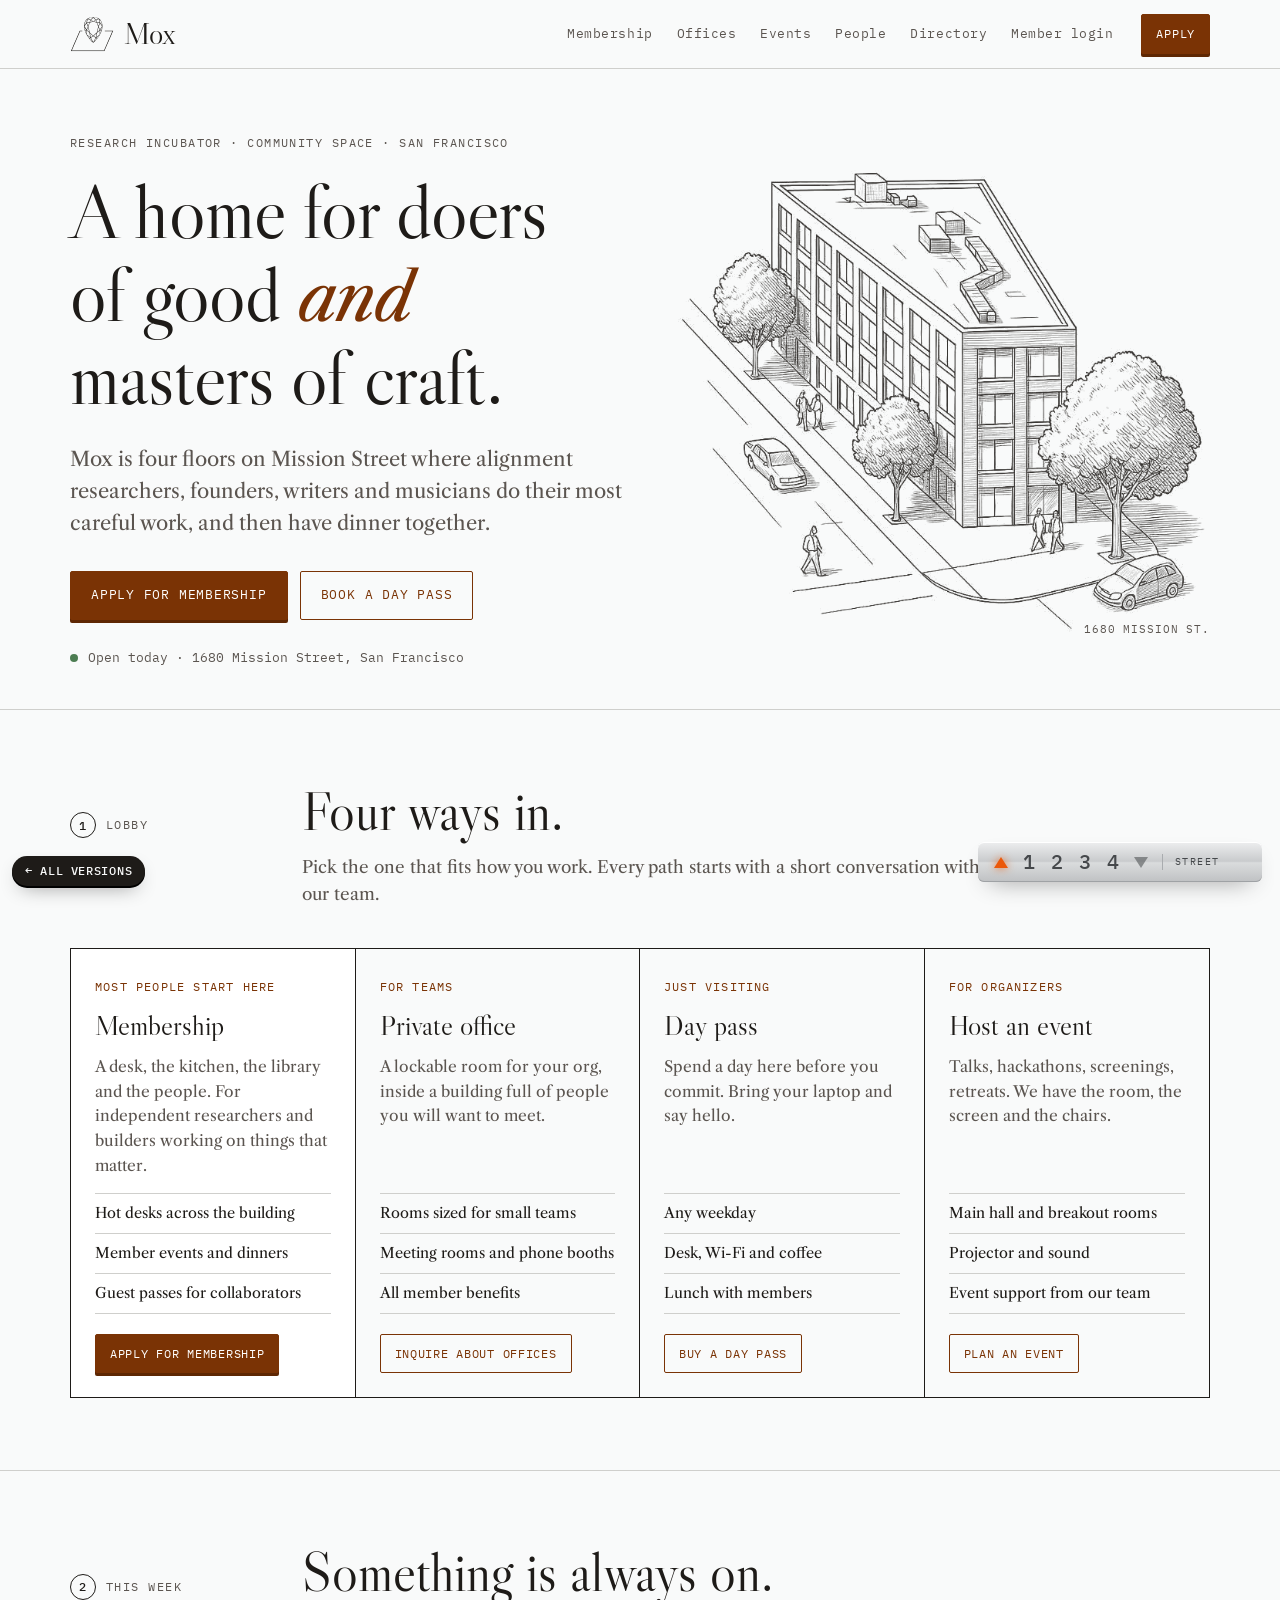
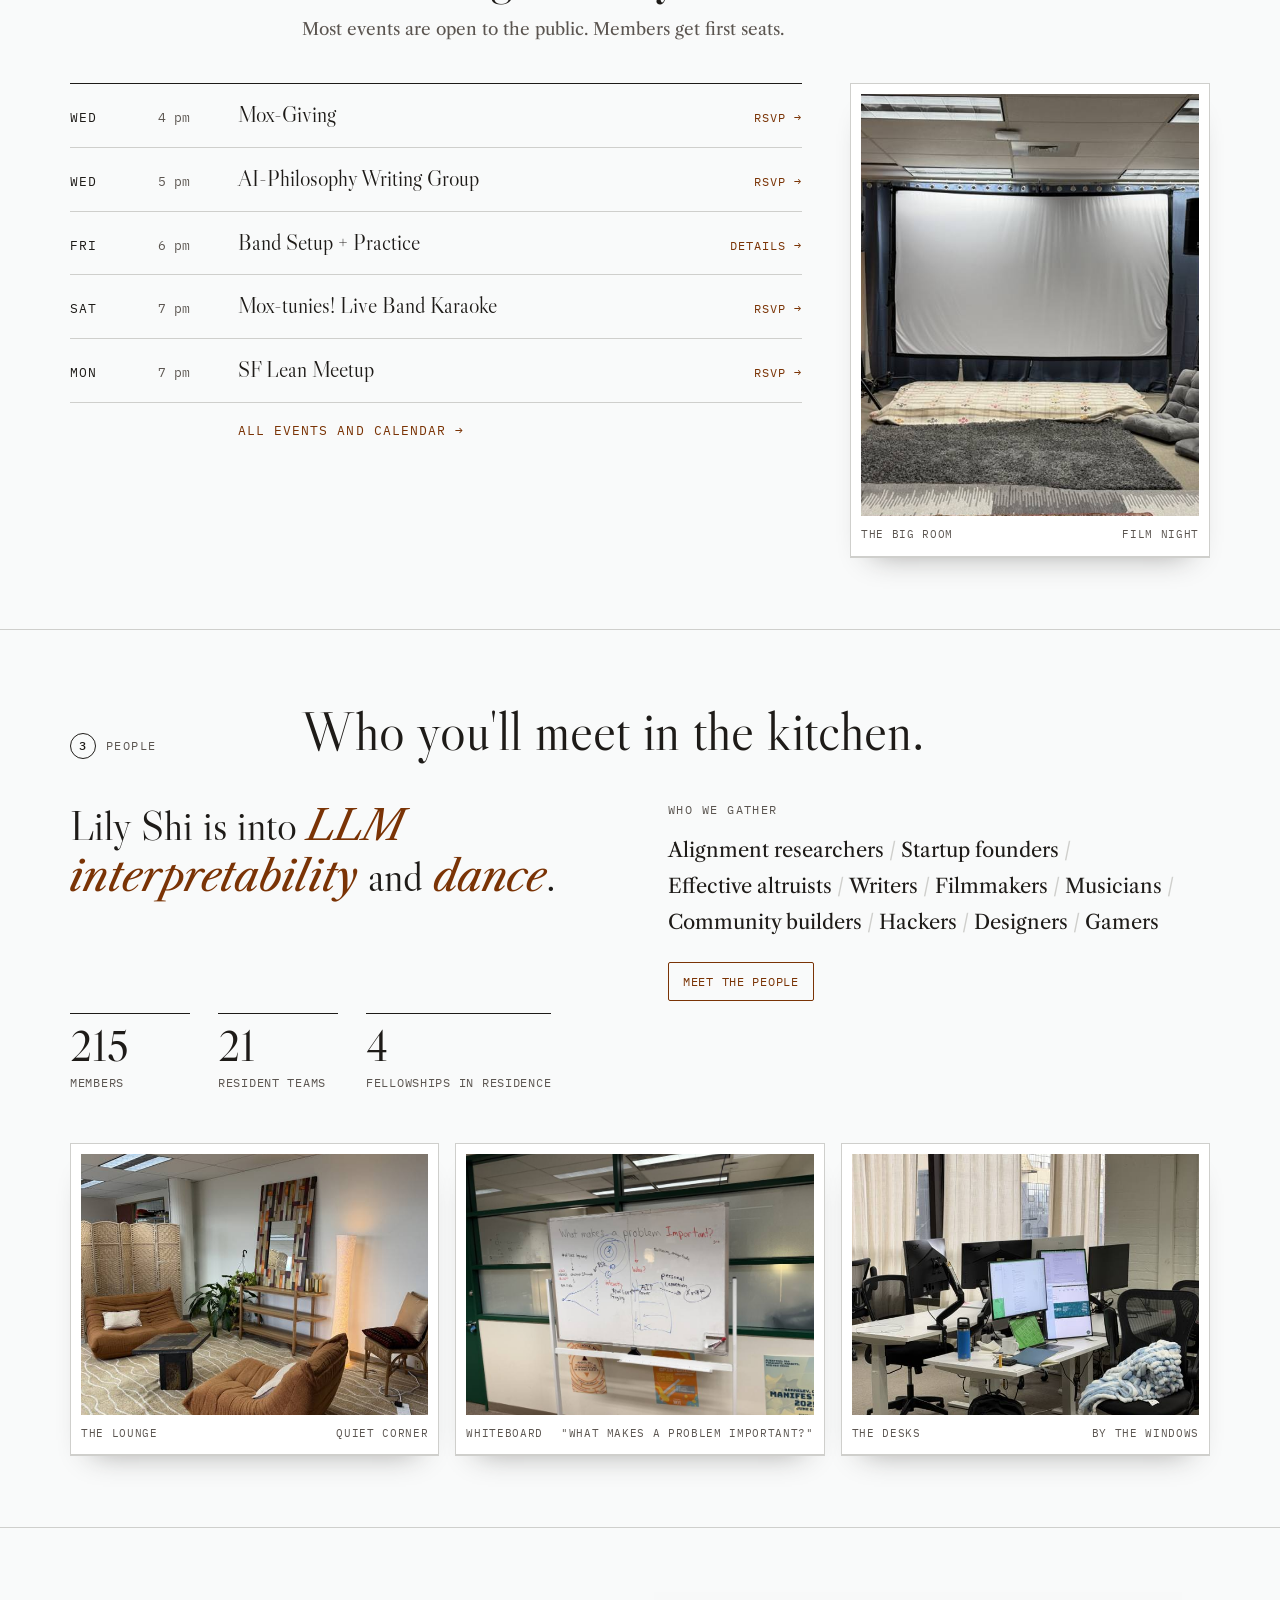
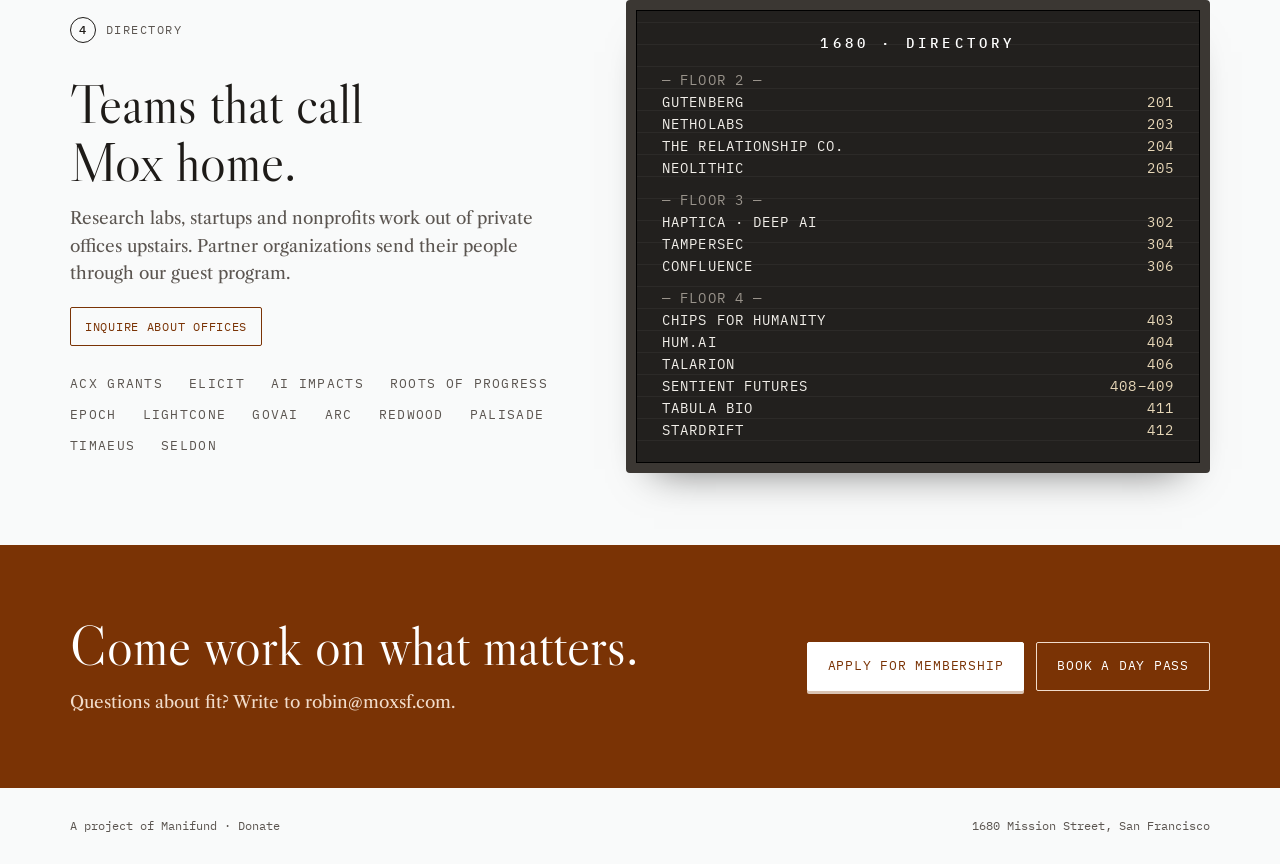
<file: prototypes/a.html>
<!doctype html>
<html lang="en">
<head>
<meta charset="utf-8">
<meta name="viewport" content="width=device-width, initial-scale=1, viewport-fit=cover">
<title>Mox · Direction A · The Building</title>
<link rel="preconnect" href="https://fonts.googleapis.com">
<link rel="preconnect" href="https://fonts.gstatic.com" crossorigin>
<link rel="stylesheet" href="https://fonts.googleapis.com/css2?family=Libre+Caslon+Display&family=Libre+Caslon+Text:ital,wght@0,400;0,700;1,400&family=IBM+Plex+Mono:wght@400;500&display=swap">
<style>
/* Layout: an architectural broadsheet. The building drawing anchors the hero; the elevator's floor indicator is the page's navigation. */
:root{
  --paper:#F9FAFA; --concrete:#E0E1E2; --ink:#1E1B18; --ink-2:#5B5550;
  --rust:#7A3305; --rust-2:#5E2703; --signal:#EB5809; --green:#4C7D52;
  --rule:#CFCFCC;
  --display:"Libre Caslon Display","Libre Caslon Text",Georgia,serif;
  --text:"Libre Caslon Text",Georgia,"Times New Roman",serif;
  --mono:"IBM Plex Mono",ui-monospace,Menlo,monospace;
  color-scheme:light;
}
*{box-sizing:border-box}
html{scroll-behavior:smooth}
body{margin:0;background:var(--paper);color:var(--ink);font-family:var(--text);font-size:17px;line-height:1.6;-webkit-font-smoothing:antialiased}
a{color:inherit}
img{max-width:100%;display:block}
.wrap{max-width:1180px;margin:0 auto;padding-left:max(20px,env(safe-area-inset-left,0px));padding-right:max(20px,env(safe-area-inset-right,0px))}
.eyebrow{font-family:var(--mono);font-size:12px;letter-spacing:.12em;text-transform:uppercase;color:var(--ink-2)}
h1,h2,h3{font-family:var(--display);font-weight:400;text-wrap:balance;margin:0;line-height:1.08}
h2{font-size:clamp(34px,4.4vw,54px)}
:focus-visible{outline:2px solid var(--signal);outline-offset:3px}

/* Header */
header{border-bottom:1px solid var(--rule);background:var(--paper);position:sticky;top:0;z-index:20}
.bar{display:flex;align-items:center;gap:28px;height:68px}
.logo{display:flex;align-items:center;gap:10px;text-decoration:none}
.mark{width:44px;height:36px;background:var(--ink);-webkit-mask:url(img/mark.svg) no-repeat center/contain;mask:url(img/mark.svg) no-repeat center/contain}
.word{font-family:var(--display);font-size:30px;line-height:1}
nav.main{display:flex;gap:24px;margin-left:auto;font-family:var(--mono);font-size:13px;letter-spacing:.04em}
nav.main a{text-decoration:none;color:var(--ink-2)}
nav.main a:hover{color:var(--ink)}
.btn{display:inline-flex;align-items:center;justify-content:center;gap:8px;font-family:var(--mono);font-size:13px;letter-spacing:.06em;text-transform:uppercase;text-decoration:none;padding:13px 20px;border:1px solid var(--rust);border-radius:2px;transition:transform .12s ease, box-shadow .12s ease, background .2s}
.btn.solid{background:var(--rust);color:#fff;box-shadow:0 3px 0 var(--rust-2)}
.btn.solid:hover{background:#8A3B07}
.btn.solid:active{transform:translateY(3px);box-shadow:0 0 0 var(--rust-2)}
.btn.line{color:var(--rust);background:transparent}
.btn.line:hover{background:#F1E9E3}
.btn.sm{padding:9px 14px;font-size:12px}
@media (max-width:860px){nav.main{display:none}.bar .btn{margin-left:auto}}

/* Hero */
.hero{padding-block:64px 40px;display:grid;grid-template-columns:1.05fr 1fr;gap:48px;align-items:center}
.hero h1{font-size:clamp(42px,6vw,80px);letter-spacing:-.01em}
.hero h1 em{font-family:var(--text);font-style:italic;font-size:.86em;color:var(--rust)}
.hero p.lede{font-size:20px;color:var(--ink-2);max-width:34em;margin:24px 0 32px}
.hero .ctas{display:flex;flex-wrap:wrap;gap:12px}
.addr{margin-top:28px;display:flex;gap:10px;align-items:center;font-family:var(--mono);font-size:13px;color:var(--ink-2)}
.addr .dot{width:8px;height:8px;border-radius:50%;background:var(--green);box-shadow:0 0 0 0 rgba(76,125,82,.5);animation:pulse 3.2s ease-out infinite}
@keyframes pulse{0%{box-shadow:0 0 0 0 rgba(76,125,82,.45)}70%{box-shadow:0 0 0 10px rgba(76,125,82,0)}100%{box-shadow:0 0 0 0 rgba(76,125,82,0)}}
.drawing{position:relative;aspect-ratio:690/600;max-width:100%}
.drawing .lines{position:absolute;inset:0;background:var(--ink);-webkit-mask:url(img/sketch.png) no-repeat center/contain;mask:url(img/sketch.png) no-repeat center/contain;opacity:.88}
.win{position:absolute;background:#F6B26B;mix-blend-mode:multiply;opacity:0;border-radius:1px;animation:glow 14s ease-in-out infinite}
@keyframes glow{0%,18%{opacity:0}30%,70%{opacity:.75}82%,100%{opacity:0}}
.drawing figcaption{position:absolute;right:0;bottom:-6px;font-family:var(--mono);font-size:11px;color:var(--ink-2);letter-spacing:.08em}
@media (max-width:860px){.hero{grid-template-columns:1fr;padding-block:36px 24px}.drawing{max-width:520px}}

/* Ways in */
section{padding-block:72px;border-top:1px solid var(--rule)}
.sec-head{display:grid;grid-template-columns:200px 1fr;gap:32px;margin-bottom:40px;align-items:baseline}
.sec-head .floor{font-family:var(--mono);font-size:12px;letter-spacing:.12em;color:var(--ink-2);text-transform:uppercase}
.sec-head .floor b{display:inline-grid;place-items:center;width:26px;height:26px;border:1px solid var(--ink);border-radius:50%;margin-right:10px;font-weight:500;color:var(--ink)}
.sec-head p{color:var(--ink-2);margin:14px 0 0;max-width:40em}
@media (max-width:760px){.sec-head{grid-template-columns:1fr;gap:10px}}
.ways{display:grid;grid-template-columns:repeat(4,1fr);border:1px solid var(--ink)}
.way{padding:28px 24px 24px;display:flex;flex-direction:column;gap:14px;border-right:1px solid var(--ink);min-width:0;background:var(--paper);transition:background .2s}
.way:last-child{border-right:0}
.way:hover{background:#fff}
.way .k{font-family:var(--mono);font-size:12px;letter-spacing:.1em;text-transform:uppercase;color:var(--rust)}
.way h3{font-size:28px}
.way p{margin:0;color:var(--ink-2);font-size:15.5px;flex:1}
.way ul{margin:0;padding:0;list-style:none;font-size:14.5px;border-top:1px solid var(--rule)}
.way li{padding:8px 0;border-bottom:1px solid var(--rule)}
.way .btn{align-self:flex-start;margin-top:6px}
.way.primary{background:#fff}
@media (max-width:980px){.ways{grid-template-columns:1fr 1fr}.way:nth-child(2){border-right:0}.way:nth-child(-n+2){border-bottom:1px solid var(--ink)}}
@media (max-width:560px){.ways{grid-template-columns:1fr}.way{border-right:0;border-bottom:1px solid var(--ink)}.way:last-child{border-bottom:0}}

/* Events */
.events{display:grid;grid-template-columns:1fr 360px;gap:48px;align-items:start}
.ev{list-style:none;margin:0;padding:0;border-top:1px solid var(--ink)}
.ev li{display:grid;grid-template-columns:72px 64px 1fr auto;gap:16px;align-items:baseline;padding:18px 0;border-bottom:1px solid var(--rule)}
.ev .d{font-family:var(--mono);font-size:13px;letter-spacing:.08em;text-transform:uppercase}
.ev .t{font-family:var(--mono);font-size:13px;color:var(--ink-2)}
.ev .n{font-size:22px;font-family:var(--display);line-height:1.2}
.ev a.r{font-family:var(--mono);font-size:12px;text-transform:uppercase;letter-spacing:.08em;color:var(--rust);text-decoration:none;white-space:nowrap}
.ev a.r:hover{text-decoration:underline}
.photo{margin:0;background:#fff;padding:10px 10px 12px;border:1px solid var(--rule);box-shadow:0 1px 0 var(--rule),0 18px 30px -22px rgba(30,27,24,.45)}
.photo .ph{overflow:hidden;aspect-ratio:4/5}
.photo img{width:100%;height:100%;object-fit:cover;transform:scale(1.04);animation:drift 26s ease-in-out infinite alternate}
@keyframes drift{from{transform:scale(1.04) translate(0,0)}to{transform:scale(1.09) translate(-1.5%,-1%)}}
.photo figcaption{font-family:var(--mono);font-size:11px;color:var(--ink-2);margin-top:10px;display:flex;justify-content:space-between;letter-spacing:.06em}
@media (max-width:900px){.events{grid-template-columns:1fr}.ev li{grid-template-columns:56px 52px 1fr}.ev a.r{grid-column:3}}

/* People */
.people{display:grid;grid-template-columns:1fr 1fr;gap:56px;align-items:start}
.quote{font-family:var(--display);font-size:clamp(28px,3.4vw,42px);line-height:1.2;min-height:4.4em;margin:0}
.quote .who{color:var(--ink)}
.quote .what{font-family:var(--text);font-style:italic;color:var(--rust)}
.quote span{transition:opacity .6s ease}
.quote.fade span{opacity:0}
.count{display:flex;gap:28px;margin-top:28px;flex-wrap:wrap}
.count div{border-top:1px solid var(--ink);padding-top:10px;min-width:120px}
.count b{display:block;font-family:var(--display);font-weight:400;font-size:44px;line-height:1;font-variant-numeric:tabular-nums}
.count span{font-family:var(--mono);font-size:12px;color:var(--ink-2);letter-spacing:.06em}
.gather{font-size:20px;line-height:1.8;margin:0}
.gather span{white-space:nowrap}
.gather span:not(:last-child)::after{content:" / ";color:var(--rule)}
.strip{display:grid;grid-template-columns:repeat(3,1fr);gap:16px;margin-top:48px}
.strip .photo .ph{aspect-ratio:4/3}
@media (max-width:860px){.people{grid-template-columns:1fr;gap:32px}.strip{grid-template-columns:1fr 1fr}.strip figure:last-child{display:none}}

/* Directory board */
.board-wrap{display:grid;grid-template-columns:1fr 1.15fr;gap:48px;align-items:center}
.board{background:#22201E;border:10px solid #3B3733;border-radius:4px;padding:22px 26px;color:#F2EFEA;font-family:var(--mono);font-size:14px;letter-spacing:.08em;text-transform:uppercase;
  background-image:repeating-linear-gradient(0deg,rgba(255,255,255,.045) 0 1px,transparent 1px 22px);box-shadow:inset 0 0 0 1px #000,0 24px 40px -28px rgba(0,0,0,.6)}
.board h4{margin:0 0 14px;font-weight:500;text-align:center;letter-spacing:.3em;color:#fff}
.board .row{display:flex;justify-content:space-between;gap:16px;line-height:22px}
.board .row span:last-child{color:#E7D7B8;font-variant-numeric:tabular-nums}
.board .fl{color:#9A948C;margin-top:10px}
.partners{display:flex;flex-wrap:wrap;gap:10px 26px;margin-top:28px;font-family:var(--mono);font-size:13px;letter-spacing:.1em;text-transform:uppercase;color:var(--ink-2)}
@media (max-width:860px){.board-wrap{grid-template-columns:1fr}.board{font-size:12px;padding:18px}}

/* CTA band */
.close{background:var(--rust);color:#fff;border-top:0}
.close .inner{display:grid;grid-template-columns:1.2fr 1fr;gap:40px;align-items:center}
.close h2{color:#fff}
.close p{color:#F1DCCB;margin:14px 0 0}
.close .btn.solid{background:#fff;color:var(--rust);border-color:#fff;box-shadow:0 3px 0 #D9C3B3}
.close .btn.line{color:#fff;border-color:#F1DCCB}
.close .btn.line:hover{background:rgba(255,255,255,.08)}
.close .ctas{display:flex;flex-wrap:wrap;gap:12px;justify-content:flex-end}
@media (max-width:760px){.close .inner{grid-template-columns:1fr}.close .ctas{justify-content:flex-start}}
footer{padding-block:28px;font-family:var(--mono);font-size:12px;color:var(--ink-2);display:flex;justify-content:space-between;flex-wrap:wrap;gap:12px}

/* Elevator indicator nav */
.elevator{position:fixed;right:max(18px,env(safe-area-inset-right,0px));bottom:calc(18px + env(safe-area-inset-bottom,0px));z-index:30;display:flex;align-items:center;gap:14px;padding:10px 16px;border-radius:6px;
  background:linear-gradient(180deg,#EDEEEF 0%,#C9CBCD 48%,#DADCDD 52%,#BFC1C3 100%);box-shadow:inset 0 1px 0 #fff,inset 0 -1px 0 #9FA2A5,0 10px 24px -12px rgba(0,0,0,.45);font-family:var(--mono)}
.elevator a{font-size:20px;line-height:1;text-decoration:none;color:#45484B;font-weight:500;transition:color .35s,text-shadow .35s;min-width:14px;text-align:center}
.elevator a.on{color:var(--signal);text-shadow:0 0 8px rgba(235,88,9,.75),0 0 2px rgba(235,88,9,.9)}
.elevator .arr{width:0;height:0;border-left:7px solid transparent;border-right:7px solid transparent;opacity:.55}
.elevator .up{border-bottom:11px solid #45484B}
.elevator .dn{border-top:11px solid #45484B}
.elevator .arr.on.up{border-bottom-color:var(--signal);opacity:1;filter:drop-shadow(0 0 4px rgba(235,88,9,.8))}
.elevator .arr.on.dn{border-top-color:var(--signal);opacity:1;filter:drop-shadow(0 0 4px rgba(235,88,9,.8))}
.elevator .lbl{font-size:10px;letter-spacing:.14em;color:#45484B;text-transform:uppercase;border-left:1px solid #A9ACAF;padding-left:12px;min-width:84px}
@media (max-width:560px){.elevator .lbl{display:none}}

@media (prefers-reduced-motion:reduce){*{animation:none!important;transition:none!important}html{scroll-behavior:auto}.win{opacity:.6}}
</style>
</head>
<body>

<header>
  <div class="wrap bar">
    <a class="logo" href="#lobby" aria-label="Mox home"><span class="mark" aria-hidden="true"></span><span class="word">Mox</span></a>
    <nav class="main" aria-label="Main">
      <a href="#lobby">Membership</a><a href="#lobby">Offices</a><a href="#events">Events</a><a href="#people">People</a><a href="#directory">Directory</a><a href="#">Member login</a>
    </nav>
    <a class="btn solid sm" href="#lobby">Apply</a>
  </div>
</header>

<main>
  <div class="wrap hero" id="top">
    <div>
      <div class="eyebrow">Research incubator · Community space · San Francisco</div>
      <h1 style="margin-top:18px">A home for doers of good <em>and</em> masters of craft.</h1>
      <p class="lede">Mox is four floors on Mission Street where alignment researchers, founders, writers and musicians do their most careful work, and then have dinner together.</p>
      <div class="ctas">
        <a class="btn solid" href="#lobby">Apply for membership</a>
        <a class="btn line" href="#lobby">Book a day pass</a>
      </div>
      <div class="addr"><span class="dot" aria-hidden="true"></span>Open today · 1680 Mission Street, San Francisco</div>
    </div>
    <figure class="drawing" style="margin:0" aria-label="Line drawing of the Mox building">
      <div class="lines"></div>
      <span class="win" style="left:57.2%;top:38.6%;width:5.9%;height:6%;animation-delay:0s"></span>
      <span class="win" style="left:66%;top:48.2%;width:5.9%;height:6%;animation-delay:-5s"></span>
      <span class="win" style="left:57.2%;top:58.2%;width:5.9%;height:6%;animation-delay:-9s"></span>
      <span class="win" style="left:66%;top:38.6%;width:5.9%;height:6%;animation-delay:-11.5s"></span>
      <figcaption>1680 MISSION ST.</figcaption>
    </figure>
  </div>

  <section id="lobby" data-floor="1" data-name="Lobby">
    <div class="wrap">
      <div class="sec-head">
        <div class="floor"><b>1</b>Lobby</div>
        <div><h2>Four ways in.</h2><p>Pick the one that fits how you work. Every path starts with a short conversation with our team.</p></div>
      </div>
      <div class="ways">
        <article class="way primary">
          <span class="k">Most people start here</span>
          <h3>Membership</h3>
          <p>A desk, the kitchen, the library and the people. For independent researchers and builders working on things that matter.</p>
          <ul><li>Hot desks across the building</li><li>Member events and dinners</li><li>Guest passes for collaborators</li></ul>
          <a class="btn solid sm" href="#">Apply for membership</a>
        </article>
        <article class="way">
          <span class="k">For teams</span>
          <h3>Private office</h3>
          <p>A lockable room for your org, inside a building full of people you will want to meet.</p>
          <ul><li>Rooms sized for small teams</li><li>Meeting rooms and phone booths</li><li>All member benefits</li></ul>
          <a class="btn line sm" href="#">Inquire about offices</a>
        </article>
        <article class="way">
          <span class="k">Just visiting</span>
          <h3>Day pass</h3>
          <p>Spend a day here before you commit. Bring your laptop and say hello.</p>
          <ul><li>Any weekday</li><li>Desk, Wi-Fi and coffee</li><li>Lunch with members</li></ul>
          <a class="btn line sm" href="#">Buy a day pass</a>
        </article>
        <article class="way">
          <span class="k">For organizers</span>
          <h3>Host an event</h3>
          <p>Talks, hackathons, screenings, retreats. We have the room, the screen and the chairs.</p>
          <ul><li>Main hall and breakout rooms</li><li>Projector and sound</li><li>Event support from our team</li></ul>
          <a class="btn line sm" href="#">Plan an event</a>
        </article>
      </div>
    </div>
  </section>

  <section id="events" data-floor="2" data-name="Events">
    <div class="wrap">
      <div class="sec-head">
        <div class="floor"><b>2</b>This week</div>
        <div><h2>Something is always on.</h2><p>Most events are open to the public. Members get first seats.</p></div>
      </div>
      <div class="events">
        <ul class="ev">
          <li><span class="d">Wed</span><span class="t">4 pm</span><span class="n">Mox-Giving</span><a class="r" href="#">RSVP →</a></li>
          <li><span class="d">Wed</span><span class="t">5 pm</span><span class="n">AI-Philosophy Writing Group</span><a class="r" href="#">RSVP →</a></li>
          <li><span class="d">Fri</span><span class="t">6 pm</span><span class="n">Band Setup + Practice</span><a class="r" href="#">Details →</a></li>
          <li><span class="d">Sat</span><span class="t">7 pm</span><span class="n">Mox-tunies! Live Band Karaoke</span><a class="r" href="#">RSVP →</a></li>
          <li><span class="d">Mon</span><span class="t">7 pm</span><span class="n">SF Lean Meetup</span><a class="r" href="#">RSVP →</a></li>
          <li style="border-bottom:0"><span></span><span></span><a class="r" href="#" style="font-size:13px">All events and calendar →</a></li>
        </ul>
        <figure class="photo"><div class="ph"><img src="img/screen.jpg" alt="The event room set up for a screening, with a large screen, speakers and floor cushions"></div><figcaption><span>THE BIG ROOM</span><span>FILM NIGHT</span></figcaption></figure>
      </div>
    </div>
  </section>

  <section id="people" data-floor="3" data-name="People">
    <div class="wrap">
      <div class="sec-head">
        <div class="floor"><b>3</b>People</div>
        <div><h2>Who you'll meet in the kitchen.</h2></div>
      </div>
      <div class="people">
        <div>
          <p class="quote" id="quote" aria-live="polite"><span class="who">Lily Shi</span> <span>is into</span> <span class="what">LLM interpretability</span> <span>and</span> <span class="what">dance</span>.</p>
          <div class="count">
            <div><b>215</b><span>MEMBERS</span></div>
            <div><b>21</b><span>RESIDENT TEAMS</span></div>
            <div><b>4</b><span>FELLOWSHIPS IN RESIDENCE</span></div>
          </div>
        </div>
        <div>
          <div class="eyebrow" style="margin-bottom:12px">Who we gather</div>
          <p class="gather"><span>Alignment researchers</span> <span>Startup founders</span> <span>Effective altruists</span> <span>Writers</span> <span>Filmmakers</span> <span>Musicians</span> <span>Community builders</span> <span>Hackers</span> <span>Designers</span> <span>Gamers</span></p>
          <a class="btn line sm" href="#" style="margin-top:22px">Meet the people</a>
        </div>
      </div>
      <div class="strip">
        <figure class="photo" style="margin:0"><div class="ph"><img src="img/lounge.jpg" alt="Lounge with low orange sofas, a lamp and plants"></div><figcaption><span>THE LOUNGE</span><span>QUIET CORNER</span></figcaption></figure>
        <figure class="photo" style="margin:0"><div class="ph"><img src="img/whiteboard.jpg" alt="Whiteboard asking what makes a problem important" style="animation-delay:-8s"></div><figcaption><span>WHITEBOARD</span><span>"WHAT MAKES A PROBLEM IMPORTANT?"</span></figcaption></figure>
        <figure class="photo" style="margin:0"><div class="ph"><img src="img/desks.jpg" alt="Standing desks with monitors by tall curtained windows" style="animation-delay:-15s"></div><figcaption><span>THE DESKS</span><span>BY THE WINDOWS</span></figcaption></figure>
      </div>
    </div>
  </section>

  <section id="directory" data-floor="4" data-name="Directory">
    <div class="wrap board-wrap">
      <div>
        <div class="sec-head" style="grid-template-columns:1fr;margin-bottom:20px">
          <div class="floor"><b>4</b>Directory</div>
          <div><h2>Teams that call Mox home.</h2><p>Research labs, startups and nonprofits work out of private offices upstairs. Partner organizations send their people through our guest program.</p></div>
        </div>
        <a class="btn line sm" href="#">Inquire about offices</a>
        <div class="partners" aria-label="Partner organizations"><span>ACX Grants</span><span>Elicit</span><span>AI Impacts</span><span>Roots of Progress</span><span>Epoch</span><span>Lightcone</span><span>GovAI</span><span>ARC</span><span>Redwood</span><span>Palisade</span><span>Timaeus</span><span>Seldon</span></div>
      </div>
      <div class="board" role="table" aria-label="Building directory">
        <h4>1680 · DIRECTORY</h4>
        <div class="row fl"><span>— Floor 2 —</span><span></span></div>
        <div class="row"><span>Gutenberg</span><span>201</span></div>
        <div class="row"><span>Netholabs</span><span>203</span></div>
        <div class="row"><span>The Relationship Co.</span><span>204</span></div>
        <div class="row"><span>Neolithic</span><span>205</span></div>
        <div class="row fl"><span>— Floor 3 —</span><span></span></div>
        <div class="row"><span>Haptica · Deep AI</span><span>302</span></div>
        <div class="row"><span>Tampersec</span><span>304</span></div>
        <div class="row"><span>Confluence</span><span>306</span></div>
        <div class="row fl"><span>— Floor 4 —</span><span></span></div>
        <div class="row"><span>Chips for Humanity</span><span>403</span></div>
        <div class="row"><span>hum.ai</span><span>404</span></div>
        <div class="row"><span>Talarion</span><span>406</span></div>
        <div class="row"><span>Sentient Futures</span><span>408–409</span></div>
        <div class="row"><span>Tabula Bio</span><span>411</span></div>
        <div class="row"><span>Stardrift</span><span>412</span></div>
      </div>
    </div>
  </section>

  <section class="close">
    <div class="wrap inner">
      <div><h2>Come work on what matters.</h2><p>Questions about fit? Write to robin@moxsf.com.</p></div>
      <div class="ctas"><a class="btn solid" href="#">Apply for membership</a><a class="btn line" href="#">Book a day pass</a></div>
    </div>
  </section>
</main>
<footer class="wrap"><span>A project of Manifund · Donate</span><span>1680 Mission Street, San Francisco</span></footer>

<nav class="elevator" aria-label="Floors">
  <span class="arr up" id="up"></span>
  <a href="#lobby" data-f="1">1</a><a href="#events" data-f="2">2</a><a href="#people" data-f="3">3</a><a href="#directory" data-f="4">4</a>
  <span class="arr dn" id="dn"></span>
  <span class="lbl" id="flbl">Street</span>
</nav>

<script>
(function(){
  // Elevator: light the floor whose section is in view; arrow shows travel direction.
  var links=[].slice.call(document.querySelectorAll('.elevator a')), lbl=document.getElementById('flbl'),
      up=document.getElementById('up'), dn=document.getElementById('dn'), cur=0, lastY=window.scrollY, t;
  var secs=[].slice.call(document.querySelectorAll('section[data-floor]'));
  function update(){
    var y=window.scrollY, mid=y+innerHeight*0.45, f=0, name='Street';
    secs.forEach(function(s){ if(s.offsetTop<=mid){ f=+s.dataset.floor; name=s.dataset.name; } });
    if(f!==cur){ cur=f; links.forEach(function(a){a.classList.toggle('on',+a.dataset.f===f)}); lbl.textContent=name; }
    var goingUp=y<lastY; up.classList.toggle('on',goingUp); dn.classList.toggle('on',!goingUp&&y!==lastY);
    clearTimeout(t); t=setTimeout(function(){up.classList.remove('on');dn.classList.remove('on')},700); lastY=y;
  }
  addEventListener('scroll',update,{passive:true}); update();

  // People: a gentle rotation through real member interests.
  var people=[["Lily Shi","LLM interpretability","dance"],["Leona Mollica","decision theory foundations","calligraphy"],["Timothy Zhou","LLM jailbreak interpretability","composing chamber music"],["Kris Gulati","the economics of AI","origami"],["Jez Ng","building the fastest Mach-O linker","growing mushrooms"],["Ran Sun","US/China AI safety coordination","rock climbing"],["William Jarrold","mechanistic interpretability","jazz piano"],["Avi Sundaresan","world-state compression","espresso"]];
  var q=document.getElementById('quote'), i=0;
  if(!matchMedia('(prefers-reduced-motion: reduce)').matches) setInterval(function(){
    q.classList.add('fade');
    setTimeout(function(){ i=(i+1)%people.length; var p=people[i]; var s=q.querySelectorAll('span'); s[0].textContent=p[0]; s[2].textContent=p[1]; s[4].textContent=p[2]; q.classList.remove('fade'); },650);
  },4800);
})();
</script>
<!--back--><a href="index.html" class="xback" onclick="if(document.referrer&&history.length>1){history.back();return false}" style="position:fixed;left:max(12px,env(safe-area-inset-left,0px));bottom:calc(14px + env(safe-area-inset-bottom,0px));z-index:9999;display:inline-flex;align-items:center;gap:7px;padding:9px 13px;border-radius:999px;background:#1E1B18;color:#F9FAFA;font:500 12px/1 'IBM Plex Mono',ui-monospace,monospace;letter-spacing:.06em;text-transform:uppercase;text-decoration:none;box-shadow:0 2px 0 #000,0 8px 20px -8px rgba(0,0,0,.45)">&larr; All<span> versions</span></a><style>@media (max-width:480px){.xback span{display:none}}@media print{.xback{display:none!important}}</style><!--/back--></body>
</html>
</file>
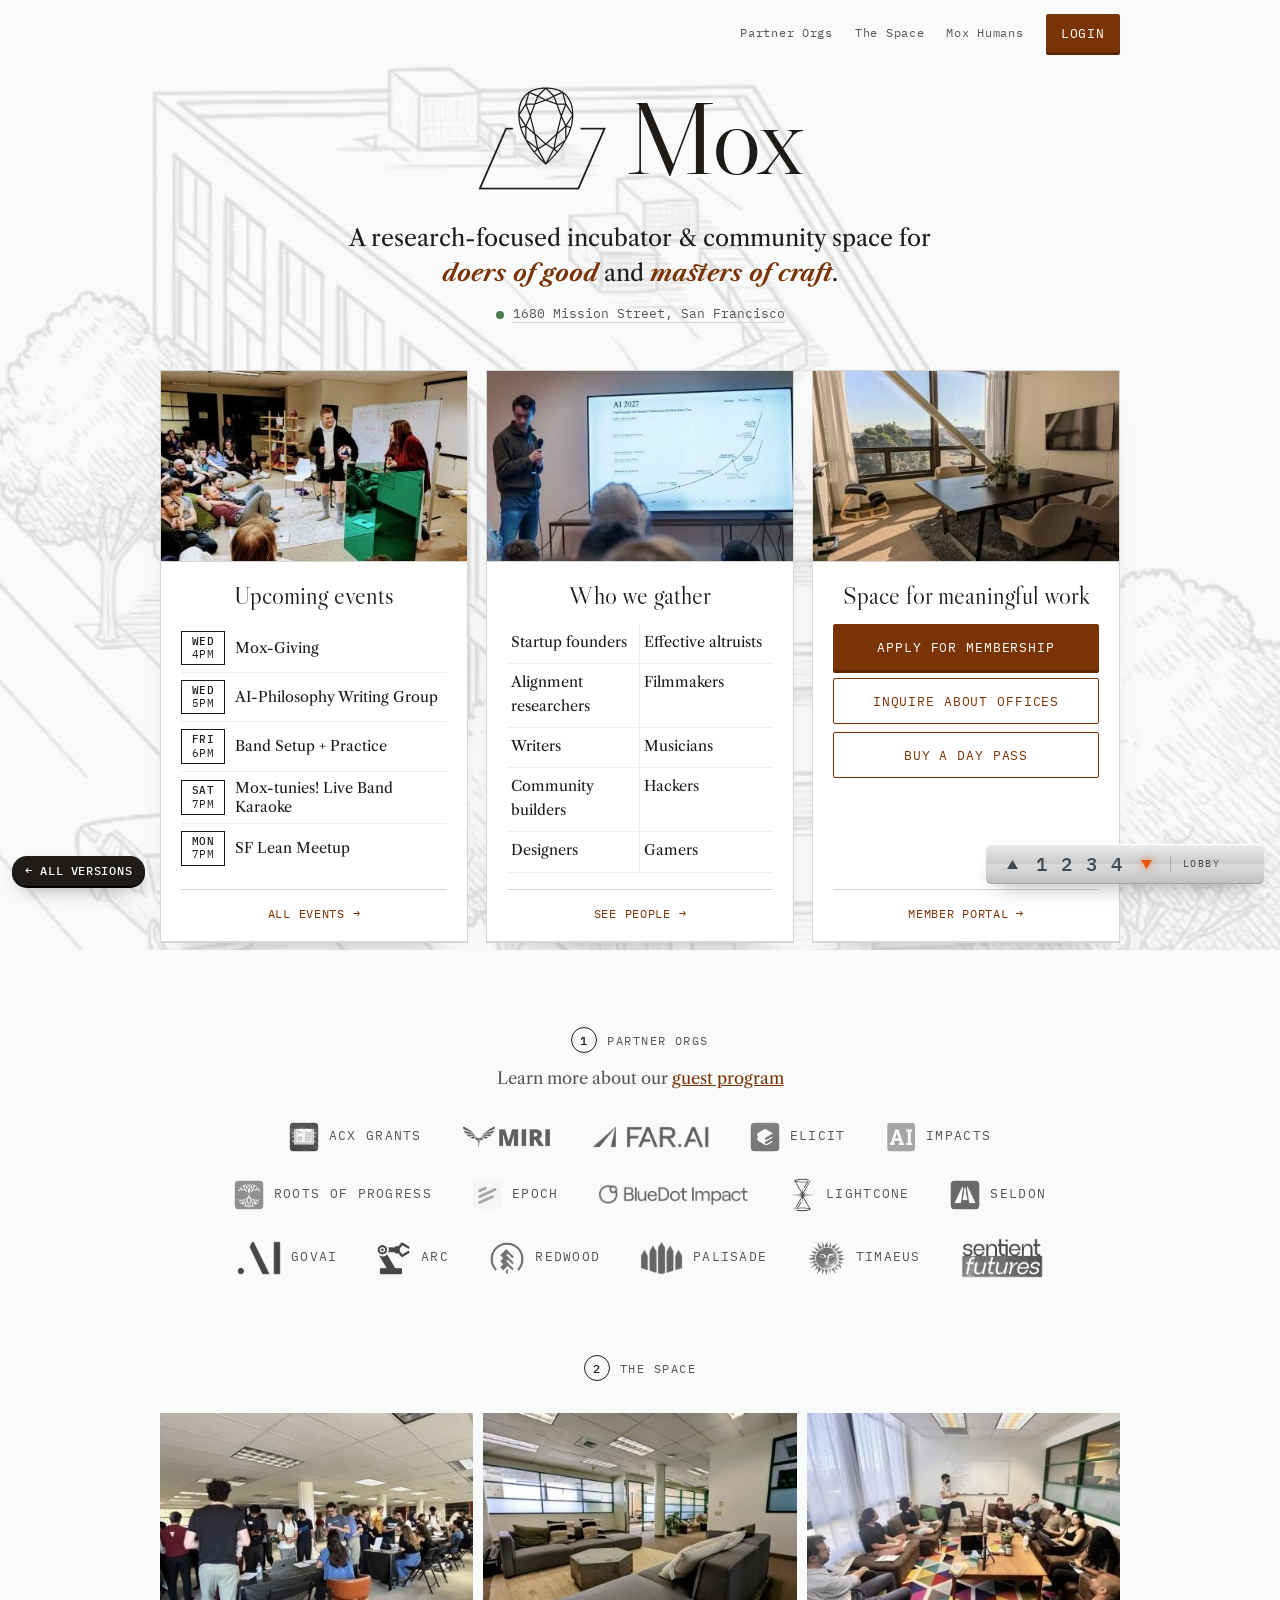
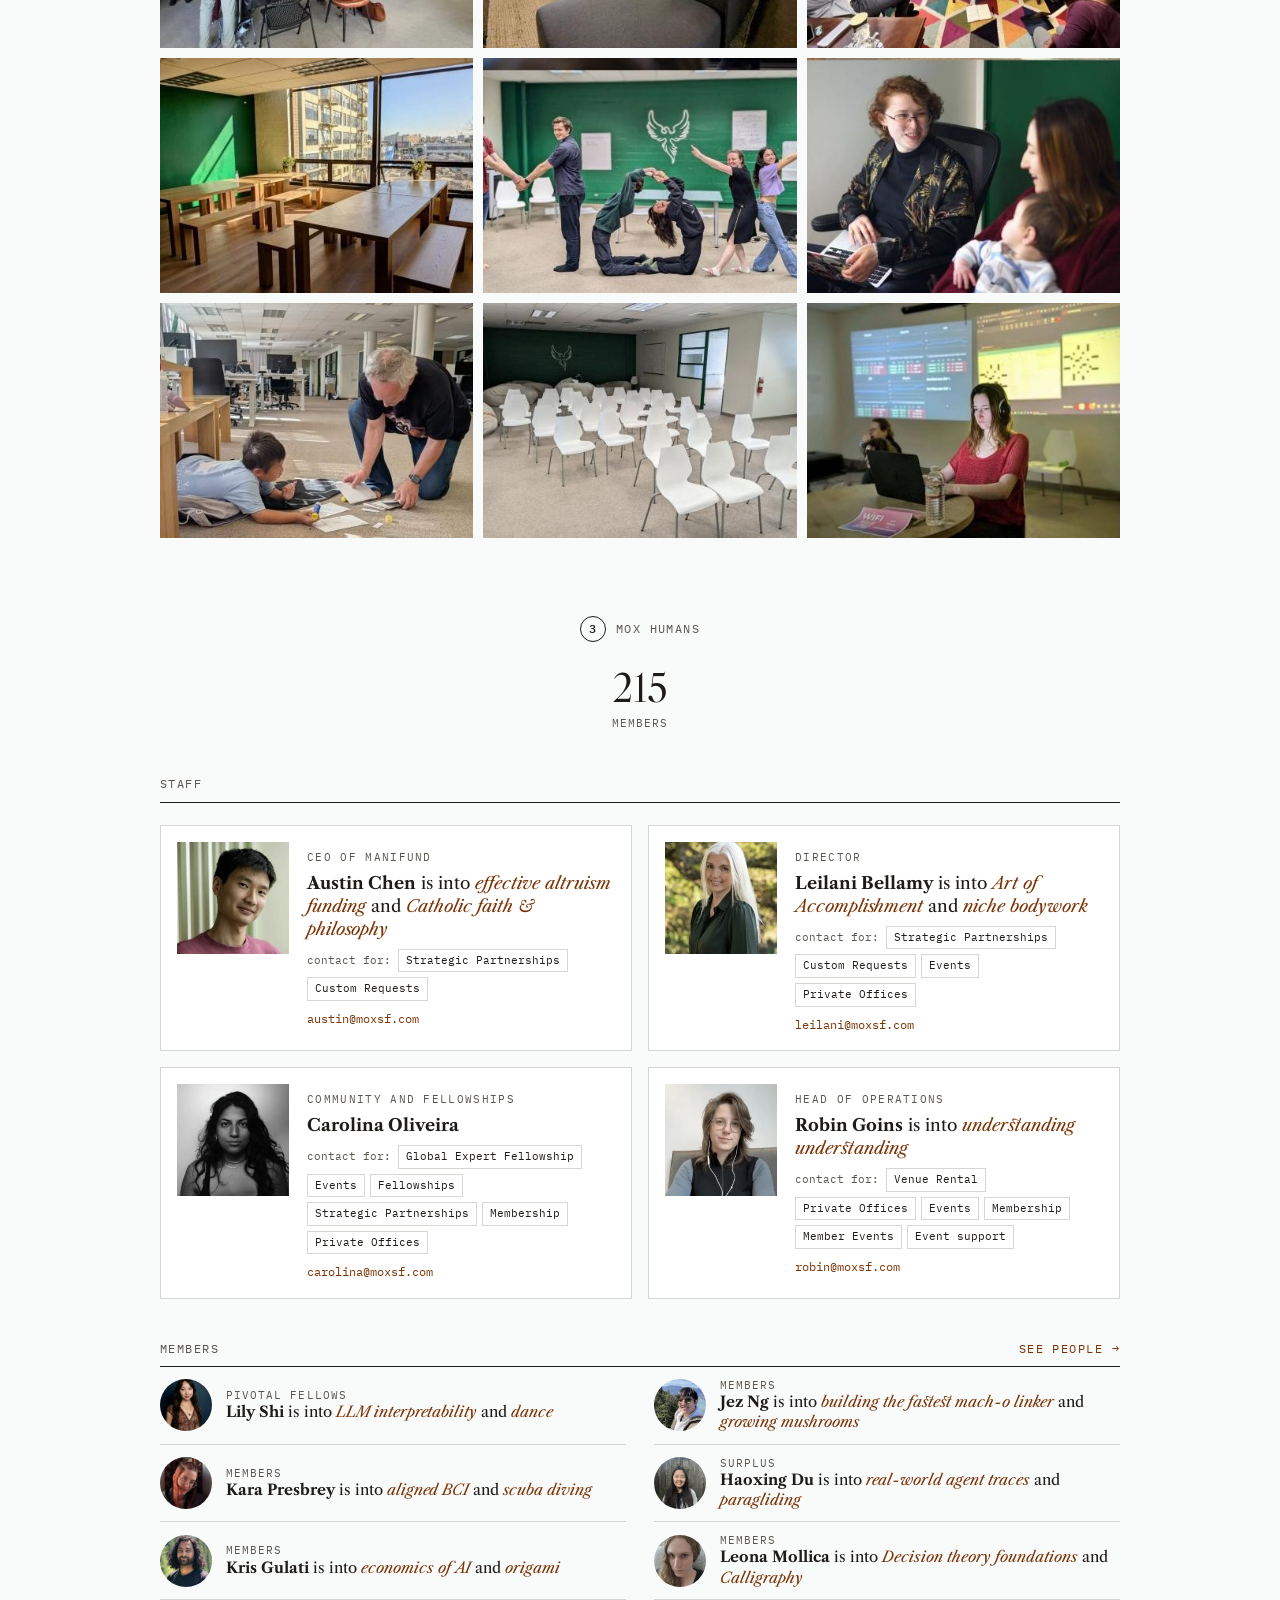
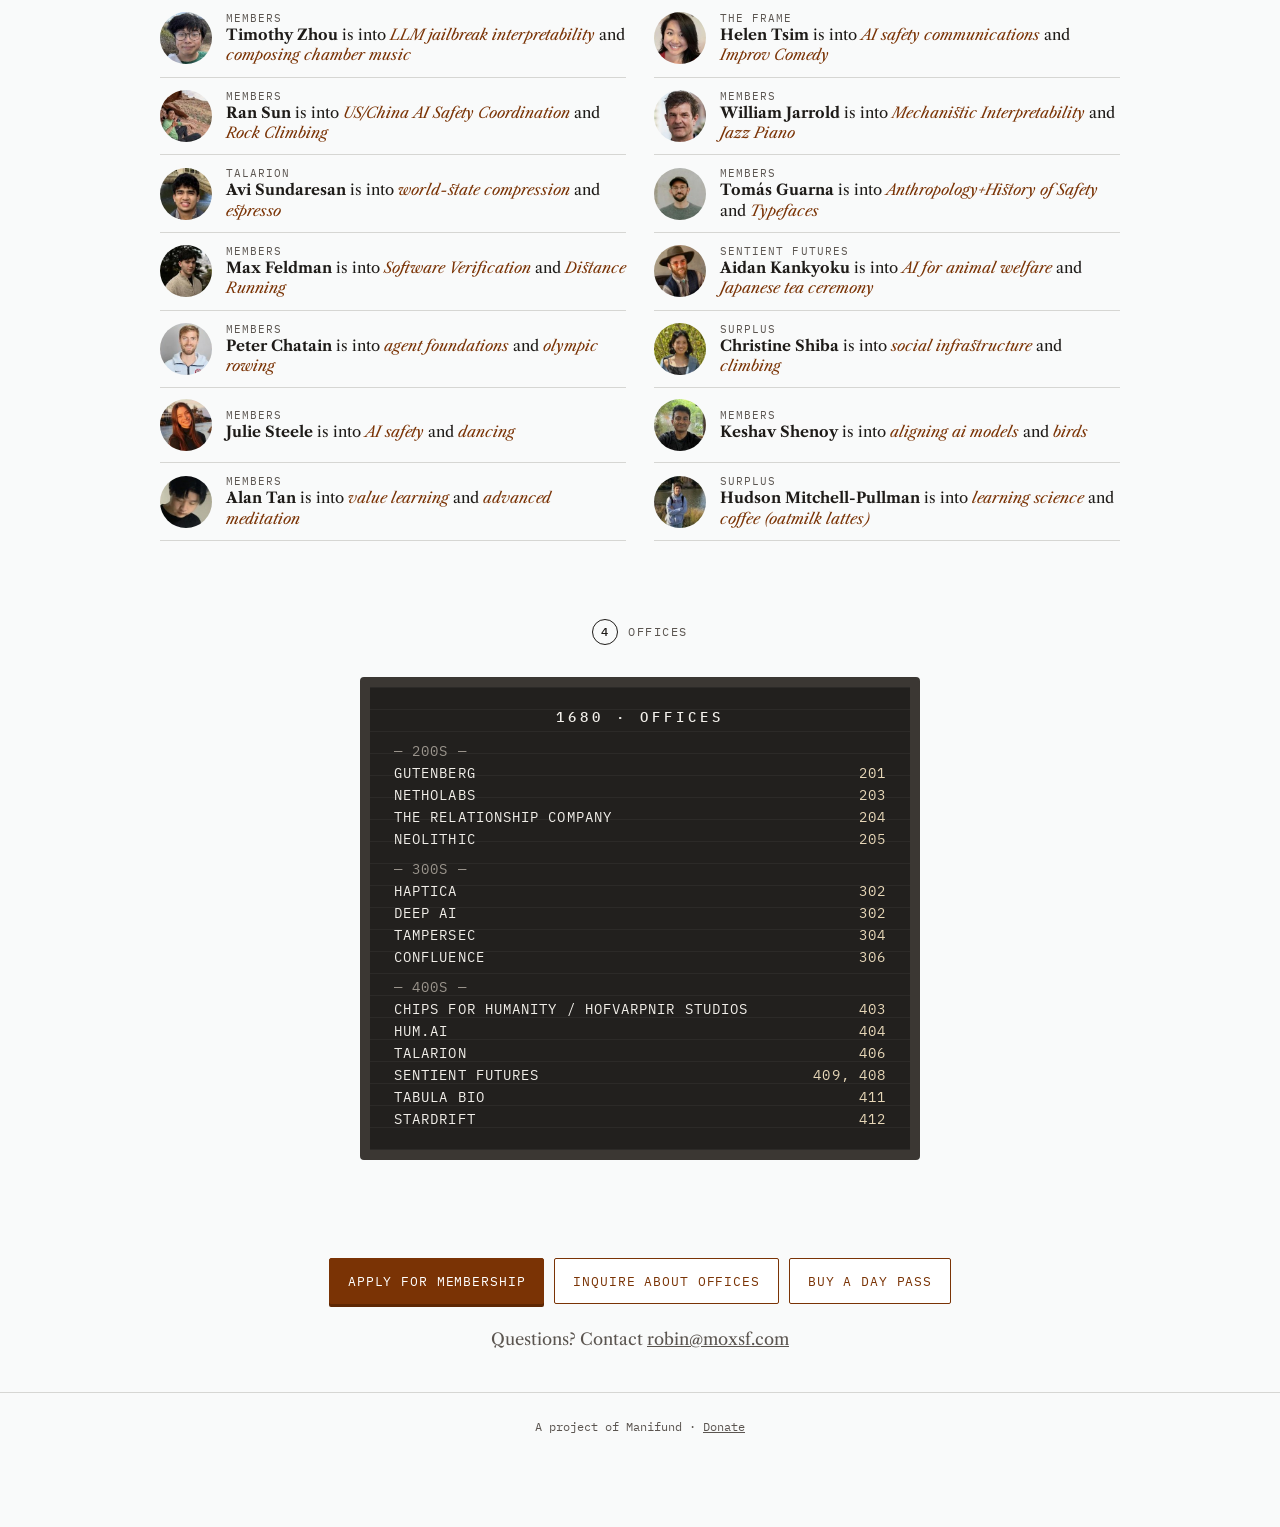
<file: prototypes/a2.html>
<!doctype html>
<html lang="en">
<head>
<meta charset="utf-8">
<meta name="viewport" content="width=device-width, initial-scale=1, viewport-fit=cover">
<title>Mox · A2 · The Building</title>
<link rel="stylesheet" href="https://fonts.googleapis.com/css2?family=Libre+Caslon+Display&family=Libre+Caslon+Text:ital,wght@0,400;0,700;1,400;1,700&family=IBM+Plex+Mono:wght@400;500&display=swap">
<style>
/* Layout: one centered column, like today's moxsf.com. The building drawing sits behind the hero; the elevator indicator is the navigation. */
:root{
  --paper:#F9FAFA; --card:#FFFFFF; --concrete:#E0E1E2; --ink:#1E1B18; --ink-2:#5B5550; --rule:#D6D6D3;
  --rust:#7A3305; --rust-2:#5E2703; --signal:#EB5809; --green:#4C7D52;
  --display:"Libre Caslon Display","Libre Caslon Text",Georgia,serif;
  --text:"Libre Caslon Text",Georgia,serif;
  --mono:"IBM Plex Mono",ui-monospace,Menlo,monospace;
  color-scheme:light;
}
*{box-sizing:border-box}
html{scroll-behavior:smooth}
body{margin:0;background:var(--paper);color:var(--ink);font-family:var(--text);font-size:16.5px;line-height:1.6;-webkit-font-smoothing:antialiased}
a{color:inherit}
img{max-width:100%;display:block}
.col{max-width:1000px;margin:0 auto;padding-left:max(20px,env(safe-area-inset-left,0px));padding-right:max(20px,env(safe-area-inset-right,0px))}
.mono{font-family:var(--mono)}
h1,h2,h3{font-family:var(--display);font-weight:400;margin:0;line-height:1.1;text-wrap:balance}
:focus-visible{outline:2px solid var(--signal);outline-offset:3px}

.btn{display:inline-flex;align-items:center;justify-content:center;font-family:var(--mono);font-size:12.5px;letter-spacing:.07em;text-transform:uppercase;text-decoration:none;padding:12px 18px;border:1px solid var(--rust);border-radius:2px;transition:transform .12s,box-shadow .12s,background .2s}
.btn.solid{background:var(--rust);color:#fff;box-shadow:0 3px 0 var(--rust-2)}
.btn.solid:hover{background:#8A3B07}
.btn.solid:active{transform:translateY(3px);box-shadow:none}
.btn.line{color:var(--rust);background:var(--card)}
.btn.line:hover{background:#F6EEE8}

/* Top strip */
.top{display:flex;justify-content:flex-end;align-items:center;gap:22px;padding-block:14px;font-family:var(--mono);font-size:12px;letter-spacing:.06em;position:relative;z-index:2}
.top a.l{text-decoration:none;color:var(--ink-2)}
.top a.l:hover{color:var(--ink)}

/* Hero: centered lockup over the drawing */
.stage{position:relative;overflow:hidden;padding-bottom:8px}
.hero{position:relative;text-align:center;padding-block:18px 52px}
.bg{position:absolute;left:50%;top:-10px;width:min(1500px,170vw);aspect-ratio:690/600;transform:translateX(-50%);pointer-events:none}
.bg .lines{position:absolute;inset:0;background:var(--ink);opacity:.13;-webkit-mask:url(img/sketch.png) no-repeat center/contain;mask:url(img/sketch.png) no-repeat center/contain}
.win{position:absolute;background:#F3A35B;opacity:0;animation:glow 16s ease-in-out infinite}
@keyframes glow{0%,15%{opacity:0}30%,70%{opacity:.32}85%,100%{opacity:0}}
.fade{position:absolute;inset:auto 0 0 0;height:30%;background:linear-gradient(transparent,var(--paper))}
.hero .in{position:relative}
.lockup{display:inline-flex;align-items:center;gap:18px;text-decoration:none}
.mark{width:132px;height:108px;background:var(--ink);-webkit-mask:url(img/mark.svg) no-repeat center/contain;mask:url(img/mark.svg) no-repeat center/contain}
.word{font-family:var(--display);font-size:104px;line-height:1;letter-spacing:-.01em}
.tag{font-size:clamp(19px,2.1vw,23px);margin:22px auto 0;max-width:30em;line-height:1.5}
.tag em{font-weight:700;color:var(--rust);white-space:nowrap}
.addr{display:inline-flex;align-items:center;gap:9px;margin-top:14px;font-family:var(--mono);font-size:13px;color:var(--ink-2);text-decoration:underline;text-underline-offset:4px;text-decoration-color:var(--rule)}
.dot{width:8px;height:8px;border-radius:50%;background:var(--green);animation:pulse 3.2s ease-out infinite}
@keyframes pulse{0%{box-shadow:0 0 0 0 rgba(76,125,82,.45)}70%{box-shadow:0 0 0 9px rgba(76,125,82,0)}100%{box-shadow:0 0 0 0 rgba(76,125,82,0)}}
.ctas{display:flex;justify-content:center;flex-wrap:wrap;gap:10px;margin-top:28px}
@media (max-width:620px){.mark{width:76px;height:62px}.word{font-size:62px}.lockup{gap:10px}}

/* Three cards, all the same size */
.three{display:grid;grid-template-columns:repeat(3,1fr);gap:18px;position:relative;margin-top:-8px}
.card{background:var(--card);border:1px solid var(--rule);display:flex;flex-direction:column;min-width:0;box-shadow:0 1px 0 var(--rule),0 22px 34px -30px rgba(30,27,24,.5)}
.card .ph{aspect-ratio:16/10;overflow:hidden;border-bottom:1px solid var(--rule)}
.card .ph img{width:100%;height:100%;object-fit:cover;animation:drift 28s ease-in-out infinite alternate}
@keyframes drift{from{transform:scale(1.03)}to{transform:scale(1.09) translate(-1.5%,-1%)}}
.card .b{padding:20px 20px 18px;display:flex;flex-direction:column;flex:1;text-align:center}
.card h3{font-size:25px;margin-bottom:14px}
.card .body{flex:1;text-align:left}
.card .foot{margin-top:16px;padding-top:14px;border-top:1px solid var(--rule);font-family:var(--mono);font-size:12px;letter-spacing:.06em;text-transform:uppercase}
.card .foot a{color:var(--rust);text-decoration:none}
.card .foot a:hover{text-decoration:underline}
.ev{list-style:none;margin:0;padding:0}
.ev li{display:grid;grid-template-columns:44px 1fr;gap:10px;align-items:center;padding:7px 0;border-bottom:1px solid #EEEEEC;font-size:14.5px;line-height:1.3}
.ev li:last-child{border-bottom:0}
.ev .d{font-family:var(--mono);font-size:10.5px;letter-spacing:.06em;text-align:center;border:1px solid var(--ink);padding:3px 0;line-height:1.25}
.ev .d b{display:block;font-weight:500}
.card .who{text-align:center;display:grid;grid-template-columns:1fr 1fr;font-size:14.5px;text-align:center;align-content:start}
.who span{padding:7px 4px;border-bottom:1px solid #EEEEEC}
.who span:nth-child(odd){border-right:1px solid #EEEEEC}
.ways{display:flex;flex-direction:column;gap:8px}
.ways .btn{width:100%}
.ways .hint{font-size:13.5px;color:var(--ink-2);text-align:center;margin-top:4px}
@media (max-width:860px){.three{grid-template-columns:1fr;max-width:460px;margin-inline:auto}}

/* Sections */
section{padding-block:76px 0;text-align:center}
.floor{display:inline-flex;align-items:center;gap:10px;font-family:var(--mono);font-size:12px;letter-spacing:.12em;text-transform:uppercase;color:var(--ink-2)}
.floor b{display:inline-grid;place-items:center;width:26px;height:26px;border:1px solid var(--ink);border-radius:50%;color:var(--ink);font-weight:500}
section h2{font-size:clamp(32px,4vw,46px);margin-top:12px}
section .sub{color:var(--ink-2);max-width:34em;margin:12px auto 0}

/* Photo grid: one rhythm, no ragged edges */
.photos{display:grid;grid-template-columns:repeat(3,1fr);gap:10px;margin-top:32px}
.photos figure{margin:0;overflow:hidden;aspect-ratio:4/3;background:var(--concrete)}
.photos figure.tall{grid-row:span 2;aspect-ratio:auto}
.photos img{width:100%;height:100%;object-fit:cover;transition:transform .6s ease}
.photos figure:hover img{transform:scale(1.03)}
@media (max-width:620px){.photos{grid-template-columns:1fr 1fr}.photos figure.tall{grid-row:auto;aspect-ratio:4/3}}

/* Humans */
.quote{font-family:var(--display);font-size:clamp(26px,3.2vw,38px);line-height:1.25;max-width:22em;margin:26px auto 0;min-height:2.6em}
.quote .what{font-family:var(--text);font-style:italic;color:var(--rust)}
.quote span{transition:opacity .6s}
.quote.out span{opacity:0}
.humans{margin-top:34px;text-align:left;border-top:1px solid var(--ink)}
.h{display:grid;grid-template-columns:44px 1fr auto;gap:14px;align-items:center;padding:12px 0;border-bottom:1px solid var(--rule)}
.av{width:44px;height:44px;border-radius:50%;background:var(--concrete);display:grid;place-items:center;font-family:var(--mono);font-size:13px;color:var(--ink-2)}
.h .n{font-size:16px}
.h .n b{font-weight:700}
.h .n i{color:var(--rust)}
.h .r{font-family:var(--mono);font-size:11px;letter-spacing:.08em;text-transform:uppercase;color:var(--ink-2);text-align:right}
@media (max-width:560px){.h{grid-template-columns:44px 1fr}.h .r{grid-column:2;text-align:left}}
.counts{display:flex;justify-content:center;gap:36px;margin-top:24px;flex-wrap:wrap}
.counts b{display:block;font-family:var(--display);font-weight:400;font-size:42px;line-height:1}
.counts span{font-family:var(--mono);font-size:11px;letter-spacing:.1em;color:var(--ink-2)}

/* Directory board */
.board{max-width:560px;margin:32px auto 0;background:#22201E;border:10px solid #3B3733;border-radius:4px;padding:20px 24px;color:#F2EFEA;font-family:var(--mono);font-size:13.5px;letter-spacing:.08em;text-transform:uppercase;text-align:left;
  background-image:repeating-linear-gradient(0deg,rgba(255,255,255,.045) 0 1px,transparent 1px 22px)}
.board h4{margin:0 0 12px;font-weight:500;text-align:center;letter-spacing:.3em}
.board .row{display:flex;justify-content:space-between;gap:16px;line-height:22px}
.board .row span:last-child{color:#E7D7B8}
.board .fl{color:#9A948C;margin-top:8px}
.partners{display:flex;flex-wrap:wrap;justify-content:center;gap:8px 22px;margin-top:28px;font-family:var(--mono);font-size:12.5px;letter-spacing:.1em;text-transform:uppercase;color:var(--ink-2)}

.close{padding-block:80px;text-align:center}
.close h2{font-size:clamp(34px,4.4vw,52px)}
footer{border-top:1px solid var(--rule);padding-block:24px 90px;text-align:center;font-family:var(--mono);font-size:12px;color:var(--ink-2)}

/* Elevator indicator */
.elevator{position:fixed;right:max(16px,env(safe-area-inset-right,0px));bottom:calc(16px + env(safe-area-inset-bottom,0px));z-index:30;display:flex;align-items:center;gap:14px;padding:9px 16px;border-radius:6px;
  background:linear-gradient(180deg,#EDEEEF 0%,#C9CBCD 48%,#DADCDD 52%,#BFC1C3 100%);box-shadow:inset 0 1px 0 #fff,inset 0 -1px 0 #9FA2A5,0 10px 24px -12px rgba(0,0,0,.45);font-family:var(--mono)}
.elevator a{font-size:19px;line-height:1;text-decoration:none;color:#45484B;font-weight:500;transition:color .35s,text-shadow .35s}
.elevator a.on{color:var(--signal);text-shadow:0 0 8px rgba(235,88,9,.75)}
.elevator .lbl{font-size:10px;letter-spacing:.14em;color:#45484B;text-transform:uppercase;border-left:1px solid #A9ACAF;padding-left:12px;min-width:78px}
@media (prefers-reduced-motion:reduce){*{animation:none!important;transition:none!important}html{scroll-behavior:auto}}

/* Partner logos: monochrome strip, company colors on hover */
.logos{display:flex;flex-wrap:wrap;justify-content:center;align-items:center;gap:26px 40px;margin:30px auto 0;max-width:940px}
.lg{display:inline-flex;align-items:center;gap:10px;text-decoration:none;color:var(--lg-ink);font-family:var(--lg-font);font-size:13px;letter-spacing:.1em;text-transform:uppercase;transition:color .25s}
.lg img{height:34px;width:auto;display:block;filter:grayscale(1) contrast(1.05);opacity:.72;mix-blend-mode:multiply;transition:filter .3s,opacity .3s}
.lg.tile img{height:30px;border-radius:6px}
.lg.white img{height:24px;filter:brightness(0);opacity:.62}
.lg.bluedot img{height:22px}
.lg.sentient img{height:40px}
.lg:hover{color:var(--lg-hover)}
.lg:hover img{filter:none;opacity:1}
.lg.white:hover img{filter:brightness(0);opacity:.9}
.guest{margin-top:8px}
.guest a{color:var(--lg-hover)}
html,body{overflow-x:clip}

:root{--lg-ink:var(--ink-2);--lg-hover:var(--rust);--lg-font:var(--mono)}
.who-list{display:grid;grid-template-columns:1fr 1fr;font-size:14.5px;text-align:center}
.who-list span{padding:7px 4px;border-bottom:1px solid #EEEEEC}
.who-list span:nth-child(odd){border-right:1px solid #EEEEEC}
.photos{grid-template-columns:repeat(3,1fr)}
.photos figure{aspect-ratio:4/3}
.staff{display:grid;grid-template-columns:repeat(2,1fr);gap:16px;margin-top:22px;text-align:left}
.sc{display:grid;grid-template-columns:112px 1fr;gap:18px;background:var(--card);border:1px solid var(--rule);padding:16px;min-width:0}
.sc img{width:112px;height:112px;object-fit:cover;filter:grayscale(.15)}
.sc .role{font-family:var(--mono);font-size:11px;letter-spacing:.12em;color:var(--ink-2)}
.sc h4{font-family:var(--text);font-weight:400;font-size:17px;margin:4px 0 8px;line-height:1.35}
.sc h4 b{font-weight:700}
.sc h4 i{color:var(--rust)}
.tags{display:flex;flex-wrap:wrap;gap:5px;align-items:center;font-family:var(--mono);font-size:11px}
.tags .k{color:var(--ink-2);margin-right:2px}
.tags span:not(.k){border:1px solid var(--rule);padding:2px 7px;color:var(--ink)}
.sc .mail{display:block;margin-top:8px;font-family:var(--mono);font-size:12px;color:var(--rust)}
.grp{font-family:var(--mono);font-size:12px;letter-spacing:.12em;text-transform:uppercase;color:var(--ink-2);margin:40px 0 0;text-align:left;border-bottom:1px solid var(--ink);padding-bottom:8px;display:flex;justify-content:space-between}
.mem{display:grid;grid-template-columns:repeat(2,1fr);gap:0 28px;text-align:left}
.m{display:grid;grid-template-columns:52px 1fr;gap:14px;align-items:center;padding:11px 0;border-bottom:1px solid var(--rule);min-width:0}
.m img{width:52px;height:52px;border-radius:50%;object-fit:cover}
.m p{margin:0;font-size:15px;line-height:1.35}
.m b{font-weight:700}
.m i{color:var(--rust)}
.m small{display:block;font-family:var(--mono);font-size:10.5px;letter-spacing:.1em;text-transform:uppercase;color:var(--ink-2)}
@media (max-width:760px){.staff,.mem{grid-template-columns:1fr}.sc{grid-template-columns:84px 1fr}.sc img{width:84px;height:84px}}
footer a{color:inherit}
.arr{all:unset;cursor:pointer;display:grid;place-items:center;width:20px;height:22px;border-radius:3px}
.arr svg{width:11px;height:9px;fill:#45484B;transition:fill .3s,filter .3s}
.arr:hover svg{fill:#1E1B18}
.arr.lit svg{fill:var(--signal);filter:drop-shadow(0 0 4px rgba(235,88,9,.8))}
.arr:focus-visible{outline:2px solid var(--signal);outline-offset:2px}
@media (max-width:480px){.elevator{gap:11px;padding:8px 12px}.elevator .lbl{min-width:0}}
</style>
</head>
<body>

<div class="col top"><a class="l" href="#partners">Partner Orgs</a><a class="l" href="#space">The Space</a><a class="l" href="#humans">Mox Humans</a><a class="btn solid" href="#" style="padding:8px 14px">Login</a></div>
<div class="stage">
  <div class="bg" aria-hidden="true">
    <div class="lines"></div>
    <span class="win" style="left:57.2%;top:38.6%;width:5.9%;height:6%"></span>
    <span class="win" style="left:66%;top:48.2%;width:5.9%;height:6%;animation-delay:-6s"></span>
    <span class="win" style="left:57.2%;top:58.2%;width:5.9%;height:6%;animation-delay:-11s"></span>
    <div class="fade"></div>
  </div>
  <header class="hero"><div class="col in">
    <a class="lockup" href="#" aria-label="Mox"><span class="mark" aria-hidden="true"></span><span class="word">Mox</span></a>
    <p class="tag">A research-focused incubator &amp; community space for <em>doers of good</em> and <em>masters of craft</em>.</p>
    <a class="addr" href="#"><span class="dot" aria-hidden="true"></span>1680 Mission Street, San Francisco</a>
  </div></header>
  <div class="col"><div class="three">
    <article class="card"><div class="ph"><img src="img/site-014.jpg" alt="A talk in the lounge"></div><div class="b"><h3>Upcoming events</h3><ul class="ev body"><li><span class="d"><b>WED</b>4PM</span>Mox-Giving</li><li><span class="d"><b>WED</b>5PM</span>AI-Philosophy Writing Group</li><li><span class="d"><b>FRI</b>6PM</span>Band Setup + Practice</li><li><span class="d"><b>SAT</b>7PM</span>Mox-tunies! Live Band Karaoke</li><li><span class="d"><b>MON</b>7PM</span>SF Lean Meetup</li></ul><div class="foot"><a href="#">All events →</a></div></div></article>
    <article class="card"><div class="ph"><img src="img/site-023.jpg" alt="A speaker presenting a chart" style="animation-delay:-9s"></div><div class="b"><h3>Who we gather</h3><div class="who-list body"><span>Startup founders</span><span>Effective altruists</span><span>Alignment researchers</span><span>Filmmakers</span><span>Writers</span><span>Musicians</span><span>Community builders</span><span>Hackers</span><span>Designers</span><span>Gamers</span></div><div class="foot"><a href="#humans">See people →</a></div></div></article>
    <article class="card"><div class="ph"><img src="img/site-003.jpg" alt="A meeting room with a city view" style="animation-delay:-16s"></div><div class="b"><h3>Space for meaningful work</h3><div class="ways body"><a class="btn solid" href="#">Apply for membership</a><a class="btn line" href="#">Inquire about offices</a><a class="btn line" href="#">Buy a day pass</a></div><div class="foot"><a href="#">Member portal →</a></div></div></article>
  </div></div>
</div>
<main class="col">
  <section id="partners" data-floor="1" data-name="Partner Orgs">
    <span class="floor"><b>1</b>Partner Orgs</span>
    <p class="sub guest">Learn more about our <a href="#">guest program</a></p>
    <div class="logos"><a class="lg tile" href="https://manifund.org/acx-grants"><img src="img/logo/acx.png" alt="ACX Grants"><span>ACX Grants</span></a><a class="lg white" href="https://intelligence.org/"><img src="img/logo/miri.png" alt="MIRI"></a><a class="lg white" href="https://far.ai/"><img src="img/logo/far.png" alt="FAR.AI"></a><a class="lg tile" href="https://elicit.com/"><img src="img/logo/elicit.png" alt="Elicit"><span>Elicit</span></a><a class="lg tile" href="https://aiimpacts.org/"><img src="img/logo/aiimpacts.png" alt="Impacts"><span>Impacts</span></a><a class="lg tile" href="https://rootsofprogress.org/"><img src="img/logo/rop.png" alt="Roots of Progress"><span>Roots of Progress</span></a><a class="lg tile" href="https://epoch.ai/"><img src="img/logo/epoch.png" alt="Epoch"><span>Epoch</span></a><a class="lg white bluedot" href="https://bluedot.org/"><img src="img/logo/bluedot.png" alt="BlueDot Impact"></a><a class="lg plain" href="https://www.lightconeinfrastructure.com/"><img src="img/logo/lightcone.png" alt="Lightcone"><span>Lightcone</span></a><a class="lg tile" href="https://seldonlab.com/"><img src="img/logo/seldon.png" alt="Seldon"><span>Seldon</span></a><a class="lg plain" href="https://governance.ai/"><img src="img/logo/govai.png" alt="GovAI"><span>GovAI</span></a><a class="lg plain" href="https://www.alignment.org/"><img src="img/logo/arc.png" alt="ARC"><span>ARC</span></a><a class="lg plain" href="https://redwoodresearch.org/"><img src="img/logo/redwood.png" alt="Redwood"><span>Redwood</span></a><a class="lg plain" href="https://palisaderesearch.org/"><img src="img/logo/palisade.png" alt="Palisade"><span>Palisade</span></a><a class="lg plain" href="https://timaeus.co/"><img src="img/logo/timaeus.png" alt="Timaeus"><span>Timaeus</span></a><a class="lg plain sentient" href="https://www.sentientfutures.ai/"><img src="img/logo/sentient.png" alt="Sentient Futures"></a></div>
  </section>
  <section id="space" data-floor="2" data-name="The Space">
    <span class="floor"><b>2</b>The Space</span>
    <div class="photos"><figure><img src="img/site-024.jpg" alt="A crowded open floor during an event"></figure><figure><img src="img/site-002.jpg" alt="The lounge with grey sofas"></figure><figure><img src="img/site-026.jpg" alt="A reading group around a table on a colorful rug"></figure><figure><img src="img/site-007.jpg" alt="Wooden tables by sunny windows"></figure><figure><img src="img/site-021.jpg" alt="Members making letters with their bodies in front of the green wall"></figure><figure><img src="img/site-018.jpg" alt="Two members and a baby laughing"></figure><figure><img src="img/site-025.jpg" alt="A member and a kid playing a game on the floor"></figure><figure><img src="img/site-009.jpg" alt="White chairs set up for a talk"></figure><figure><img src="img/site-016.jpg" alt="A member working in front of a projected screen"></figure></div>
  </section>
  <section id="humans" data-floor="3" data-name="Mox Humans">
    <span class="floor"><b>3</b>Mox Humans</span>
    <div class="counts"><div><b>215</b><span>MEMBERS</span></div></div>
    <div class="grp"><span>Staff</span></div>
    <div class="staff"><article class="sc"><img src="img/people/austin-chen.jpg" alt="Austin Chen"><div><span class="role">CEO OF MANIFUND</span><h4><b>Austin Chen</b> is into <i>effective altruism funding</i> and <i>Catholic faith &amp; philosophy</i></h4><div class="tags"><span class="k">contact for:</span><span>Strategic Partnerships</span><span>Custom Requests</span></div><span class="mail">austin@moxsf.com</span></div></article><article class="sc"><img src="img/people/leilani-bellamy.jpg" alt="Leilani Bellamy"><div><span class="role">DIRECTOR</span><h4><b>Leilani Bellamy</b> is into <i>Art of Accomplishment</i> and <i>niche bodywork</i></h4><div class="tags"><span class="k">contact for:</span><span>Strategic Partnerships</span><span>Custom Requests</span><span>Events</span><span>Private Offices</span></div><span class="mail">leilani@moxsf.com</span></div></article><article class="sc"><img src="img/people/carolina-oliveira.jpg" alt="Carolina Oliveira"><div><span class="role">COMMUNITY AND FELLOWSHIPS</span><h4><b>Carolina Oliveira</b> </h4><div class="tags"><span class="k">contact for:</span><span>Global Expert Fellowship</span><span>Events</span><span>Fellowships</span><span>Strategic Partnerships</span><span>Membership</span><span>Private Offices</span></div><span class="mail">carolina@moxsf.com</span></div></article><article class="sc"><img src="img/people/robin-goins.jpg" alt="Robin Goins"><div><span class="role">HEAD OF OPERATIONS</span><h4><b>Robin Goins</b> is into <i>understanding understanding</i></h4><div class="tags"><span class="k">contact for:</span><span>Venue Rental</span><span>Private Offices</span><span>Events</span><span>Membership</span><span>Member Events</span><span>Event support</span></div><span class="mail">robin@moxsf.com</span></div></article></div>
    <div class="grp"><span>Members</span><a href="#" style="color:var(--rust);text-decoration:none">See people →</a></div>
    <div class="mem"><div class="m"><img src="img/people/lily-shi.jpg" alt="Lily Shi"><p><small>Pivotal Fellows</small><b>Lily Shi</b> is into <i>LLM interpretability</i> and <i>dance</i></p></div><div class="m"><img src="img/people/jez-ng.jpg" alt="Jez Ng"><p><small>Members</small><b>Jez Ng</b> is into <i>building the fastest mach-o linker</i> and <i>growing mushrooms</i></p></div><div class="m"><img src="img/people/kara-presbrey.jpg" alt="Kara Presbrey"><p><small>Members</small><b>Kara Presbrey</b> is into <i>aligned BCI</i> and <i>scuba diving</i></p></div><div class="m"><img src="img/people/haoxing-du.jpg" alt="Haoxing Du"><p><small>Surplus</small><b>Haoxing Du</b> is into <i>real-world agent traces</i> and <i>paragliding</i></p></div><div class="m"><img src="img/people/kris-gulati.jpg" alt="Kris Gulati"><p><small>Members</small><b>Kris Gulati</b> is into <i>economics of AI</i> and <i>origami</i></p></div><div class="m"><img src="img/people/leona-mollica.jpg" alt="Leona Mollica"><p><small>Members</small><b>Leona Mollica</b> is into <i>Decision theory foundations</i> and <i>Calligraphy</i></p></div><div class="m"><img src="img/people/timothy-zhou.jpg" alt="Timothy Zhou"><p><small>Members</small><b>Timothy Zhou</b> is into <i>LLM jailbreak interpretability</i> and <i>composing chamber music</i></p></div><div class="m"><img src="img/people/helen-tsim.jpg" alt="Helen Tsim"><p><small>The Frame</small><b>Helen Tsim</b> is into <i>AI safety communications</i> and <i>Improv Comedy</i></p></div><div class="m"><img src="img/people/ran-sun.jpg" alt="Ran Sun"><p><small>Members</small><b>Ran Sun</b> is into <i>US/China AI Safety Coordination</i> and <i>Rock Climbing</i></p></div><div class="m"><img src="img/people/william-jarrold.jpg" alt="William Jarrold"><p><small>Members</small><b>William Jarrold</b> is into <i>Mechanistic Interpretability</i> and <i>Jazz Piano</i></p></div><div class="m"><img src="img/people/avi-sundaresan.jpg" alt="Avi Sundaresan"><p><small>Talarion</small><b>Avi Sundaresan</b> is into <i>world-state compression</i> and <i>espresso</i></p></div><div class="m"><img src="img/people/tomas-guarna.jpg" alt="Tomás Guarna"><p><small>Members</small><b>Tomás Guarna</b> is into <i>Anthropology+History of Safety</i> and <i>Typefaces</i></p></div><div class="m"><img src="img/people/max-feldman.jpg" alt="Max Feldman"><p><small>Members</small><b>Max Feldman</b> is into <i>Software Verification</i> and <i>Distance Running</i></p></div><div class="m"><img src="img/people/aidan-kankyoku.jpg" alt="Aidan Kankyoku"><p><small>Sentient Futures</small><b>Aidan Kankyoku</b> is into <i>AI for animal welfare</i> and <i>Japanese tea ceremony</i></p></div><div class="m"><img src="img/people/peter-chatain.jpg" alt="Peter Chatain"><p><small>Members</small><b>Peter Chatain</b> is into <i>agent foundations</i> and <i>olympic rowing</i></p></div><div class="m"><img src="img/people/christine-shiba.jpg" alt="Christine Shiba"><p><small>Surplus</small><b>Christine Shiba</b> is into <i>social infrastructure</i> and <i>climbing</i></p></div><div class="m"><img src="img/people/julie-steele.jpg" alt="Julie Steele"><p><small>Members</small><b>Julie Steele</b> is into <i>AI safety</i> and <i>dancing</i></p></div><div class="m"><img src="img/people/keshav-shenoy.jpg" alt="Keshav Shenoy"><p><small>Members</small><b>Keshav Shenoy</b> is into <i>aligning ai models</i> and <i>birds</i></p></div><div class="m"><img src="img/people/alan-tan.jpg" alt="Alan Tan"><p><small>Members</small><b>Alan Tan</b> is into <i>value learning</i> and <i>advanced meditation</i></p></div><div class="m"><img src="img/people/hudson-mitchell-pullman.jpg" alt="Hudson Mitchell-Pullman"><p><small>Surplus</small><b>Hudson Mitchell-Pullman</b> is into <i>learning science</i> and <i>coffee (oatmilk lattes)</i></p></div></div>
  </section>
  <section id="offices" data-floor="4" data-name="Offices">
    <span class="floor"><b>4</b>Offices</span>
    <div class="board" role="table" aria-label="Offices"><h4>1680 · OFFICES</h4><div class="row fl"><span>— 200s —</span><span></span></div><div class="row"><span>Gutenberg</span><span>201</span></div><div class="row"><span>Netholabs</span><span>203</span></div><div class="row"><span>The Relationship Company</span><span>204</span></div><div class="row"><span>Neolithic</span><span>205</span></div><div class="row fl"><span>— 300s —</span><span></span></div><div class="row"><span>Haptica</span><span>302</span></div><div class="row"><span>Deep AI</span><span>302</span></div><div class="row"><span>Tampersec</span><span>304</span></div><div class="row"><span>Confluence</span><span>306</span></div><div class="row fl"><span>— 400s —</span><span></span></div><div class="row"><span>Chips for Humanity / Hofvarpnir Studios</span><span>403</span></div><div class="row"><span>hum.ai</span><span>404</span></div><div class="row"><span>Talarion</span><span>406</span></div><div class="row"><span>Sentient Futures</span><span>409, 408</span></div><div class="row"><span>Tabula Bio</span><span>411</span></div><div class="row"><span>Stardrift</span><span>412</span></div></div>
  </section>
  <section class="close" style="padding-block:70px 40px">
    <div class="ctas"><a class="btn solid" href="#">Apply for membership</a><a class="btn line" href="#">Inquire about offices</a><a class="btn line" href="#">Buy a day pass</a></div>
    <p class="sub" style="margin-top:22px">Questions? Contact <a href="#">robin@moxsf.com</a></p>
  </section>
</main>
<footer>A project of Manifund · <a href="#">Donate</a></footer>
<nav class="elevator" aria-label="Sections">
  <button class="arr" id="aup" type="button" aria-label="Up one floor"><svg viewBox="0 0 10 8" aria-hidden="true"><path d="M5 0 10 8H0z"/></svg></button>
  <a href="#partners" data-f="1">1</a><a href="#space" data-f="2">2</a><a href="#humans" data-f="3">3</a><a href="#offices" data-f="4">4</a>
  <button class="arr" id="adn" type="button" aria-label="Down one floor"><svg viewBox="0 0 10 8" aria-hidden="true"><path d="M5 8 0 0h10z"/></svg></button>
  <span class="lbl" id="flbl">Lobby</span>
</nav>
<script>
(function(){
  var links=[].slice.call(document.querySelectorAll('.elevator a')),lbl=document.getElementById('flbl'),secs=[].slice.call(document.querySelectorAll('section[data-floor]'));
  function upd(){var mid=scrollY+innerHeight*.5,f=0,n='Lobby';secs.forEach(function(s){if(s.offsetTop<=mid){f=+s.dataset.floor;n=s.dataset.name}});cur=f;links.forEach(function(a){a.classList.toggle('on',+a.dataset.f===f)});lbl.textContent=n}
  var up=document.getElementById('aup'),dn=document.getElementById('adn'),lastY=scrollY,cur=0,t;
  function floorTop(f){return f<=0?0:secs[f-1].getBoundingClientRect().top+scrollY-24}
  function go(f){f=Math.max(0,Math.min(secs.length,f));scrollTo({top:floorTop(f),behavior:matchMedia('(prefers-reduced-motion: reduce)').matches?'auto':'smooth'})}
  up.onclick=function(){go(cur+1)};dn.onclick=function(){go(cur-1)};
  function dir(){var y=scrollY;if(Math.abs(y-lastY)>2){up.classList.toggle('lit',y>lastY);dn.classList.toggle('lit',y<lastY);clearTimeout(t);t=setTimeout(function(){up.classList.remove('lit');dn.classList.remove('lit')},500)}lastY=y}
  addEventListener('scroll',function(){upd();dir()},{passive:true});upd();
})();
</script>
<!--back--><a href="index.html" class="xback" onclick="if(document.referrer&&history.length>1){history.back();return false}" style="position:fixed;left:max(12px,env(safe-area-inset-left,0px));bottom:calc(14px + env(safe-area-inset-bottom,0px));z-index:9999;display:inline-flex;align-items:center;gap:7px;padding:9px 13px;border-radius:999px;background:#1E1B18;color:#F9FAFA;font:500 12px/1 'IBM Plex Mono',ui-monospace,monospace;letter-spacing:.06em;text-transform:uppercase;text-decoration:none;box-shadow:0 2px 0 #000,0 8px 20px -8px rgba(0,0,0,.45)">&larr; All<span> versions</span></a><style>@media (max-width:480px){.xback span{display:none}}@media print{.xback{display:none!important}}</style><!--/back--></body></html>
</file>
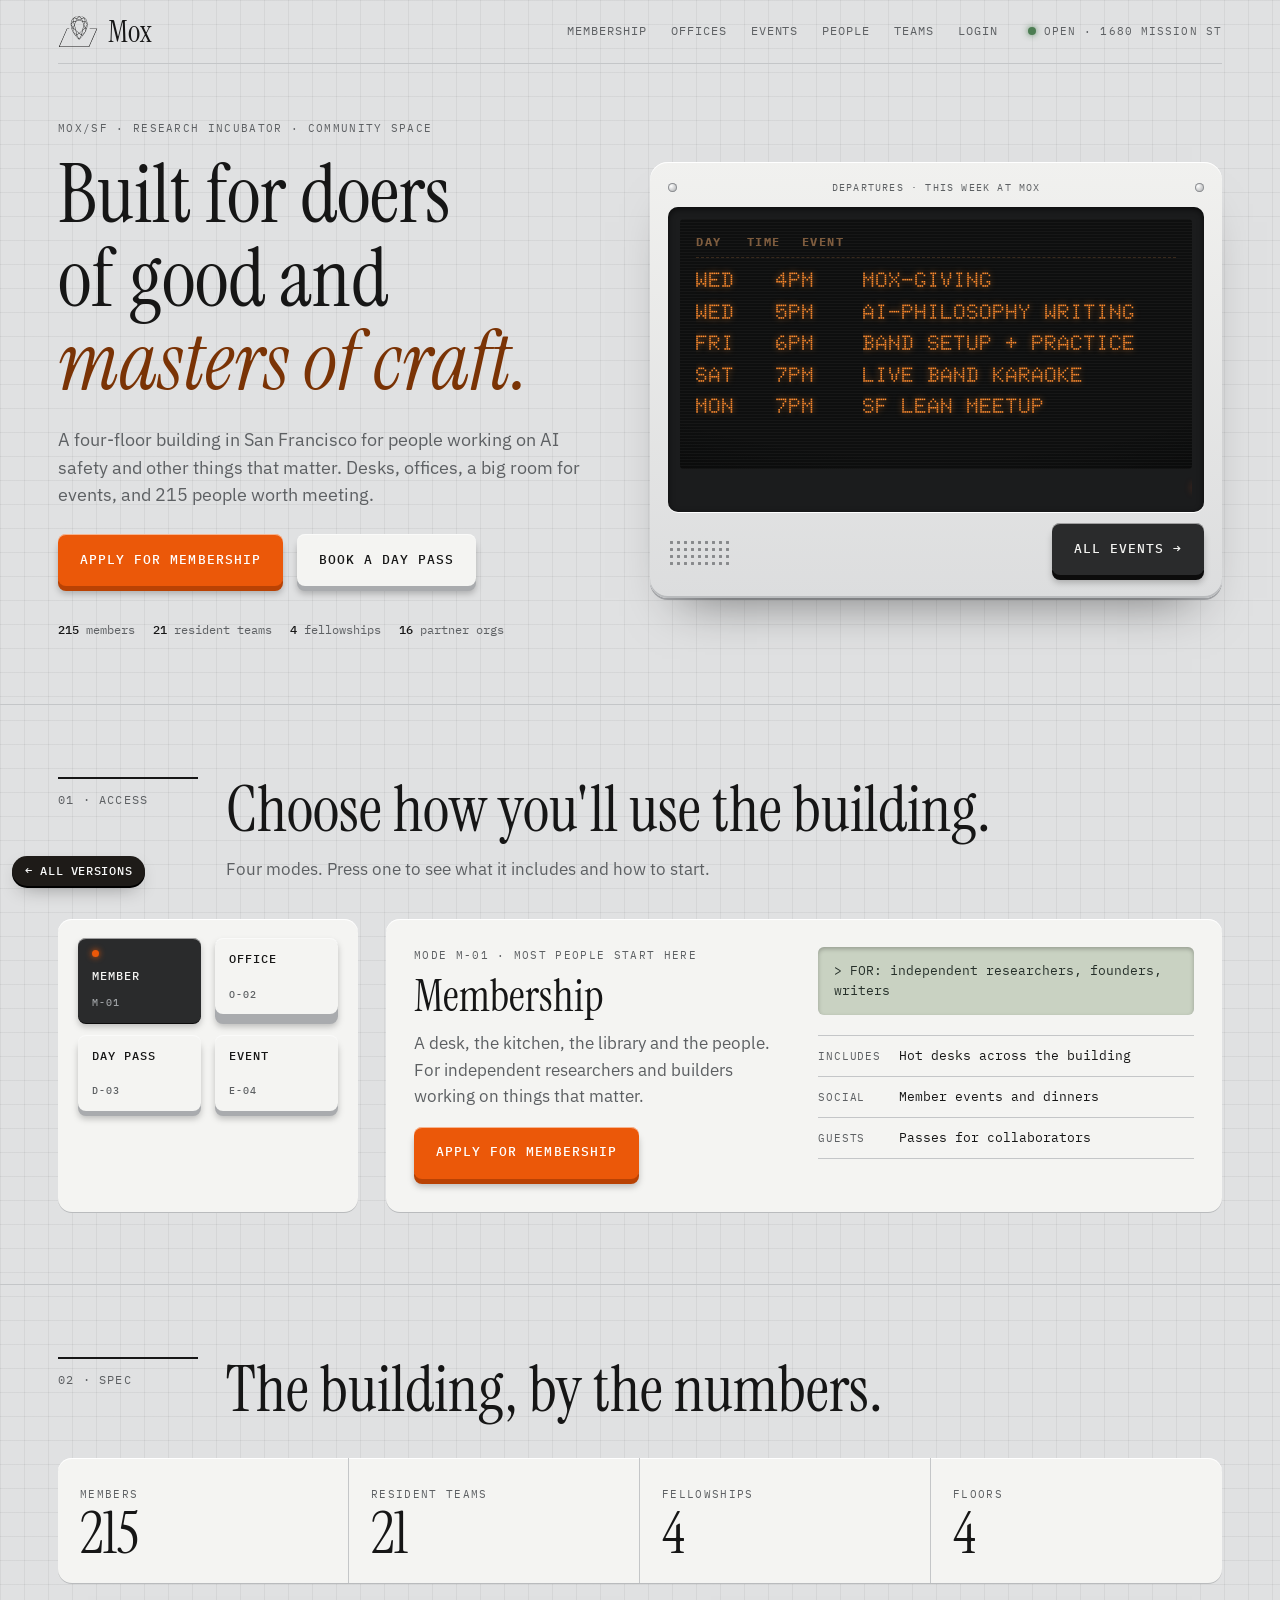
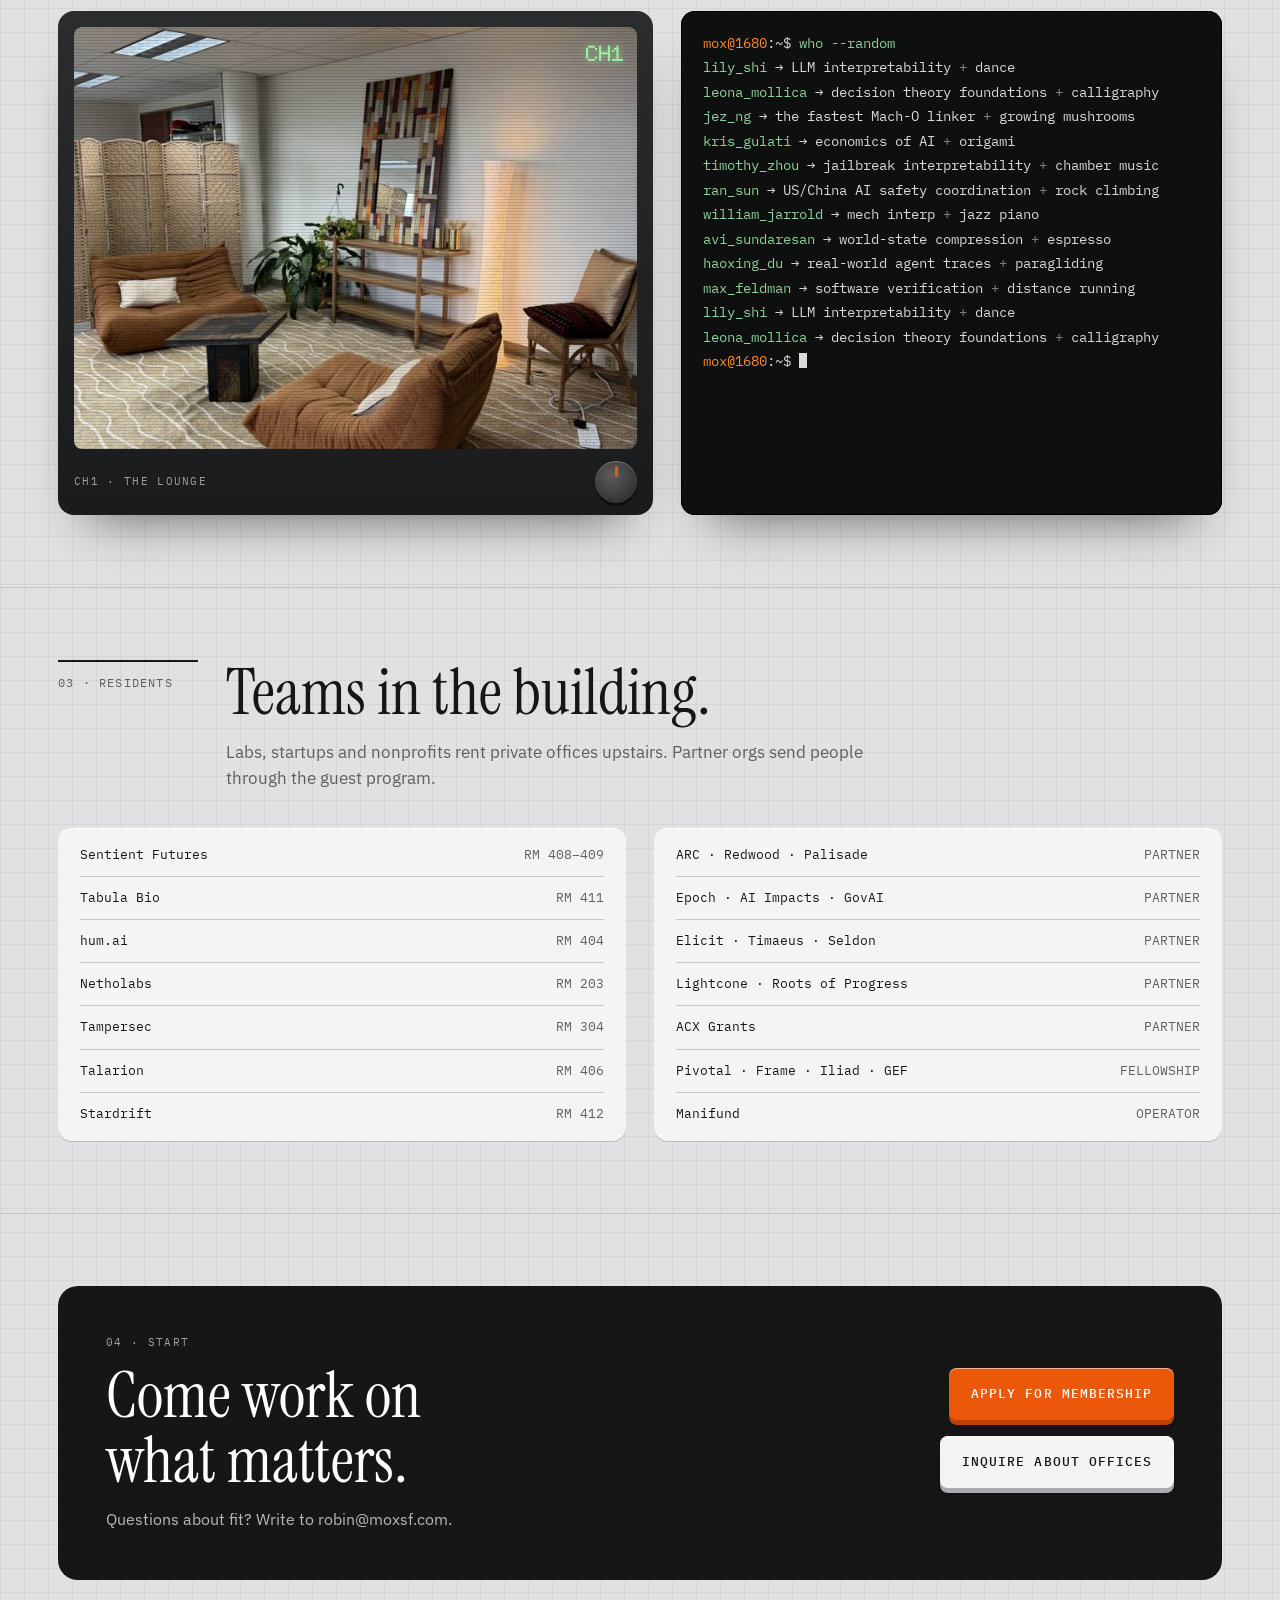
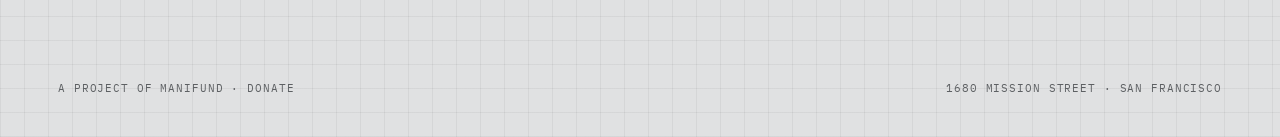
<file: prototypes/b.html>
<!doctype html>
<html lang="en">
<head>
<meta charset="utf-8">
<meta name="viewport" content="width=device-width, initial-scale=1, viewport-fit=cover">
<title>Mox · Direction B · Control Panel</title>
<link rel="preconnect" href="https://fonts.googleapis.com">
<link rel="preconnect" href="https://fonts.gstatic.com" crossorigin>
<link rel="stylesheet" href="https://fonts.googleapis.com/css2?family=Instrument+Serif:ital@0;1&family=IBM+Plex+Sans:wght@400;500&family=IBM+Plex+Mono:wght@400;500&family=Doto:wght@700;900&display=swap">
<style>
/* Layout: a hardware spec sheet. Concrete-grey chassis on a drafting grid, inset screens, physical keys; serif headlines keep it editorial. */
:root{
  --chassis:#E0E1E2; --panel:#F4F4F2; --ink:#161616; --ink-2:#5D6063; --line:#C4C6C8;
  --signal:#EB5809; --signal-2:#B94204; --rust:#7A3305; --green:#4C7D52; --screen:#0E0F0F; --amber:#FF8A2B;
  --serif:"Instrument Serif",Georgia,serif;
  --sans:"IBM Plex Sans",system-ui,sans-serif;
  --mono:"IBM Plex Mono",ui-monospace,Menlo,monospace;
  --dots:"Doto","IBM Plex Mono",monospace;
  color-scheme:light;
}
*{box-sizing:border-box}
html{scroll-behavior:smooth}
body{margin:0;color:var(--ink);font-family:var(--sans);font-size:16px;line-height:1.55;-webkit-font-smoothing:antialiased;
  background-color:var(--chassis);
  background-image:linear-gradient(rgba(22,22,22,.055) 1px,transparent 1px),linear-gradient(90deg,rgba(22,22,22,.055) 1px,transparent 1px);
  background-size:24px 24px}
a{color:inherit}
img{max-width:100%;display:block}
.wrap{max-width:1200px;margin:0 auto;padding-left:max(18px,env(safe-area-inset-left,0px));padding-right:max(18px,env(safe-area-inset-right,0px))}
.mono{font-family:var(--mono)}
.lab{font-family:var(--mono);font-size:11px;letter-spacing:.12em;text-transform:uppercase;color:var(--ink-2)}
h1,h2,h3{font-family:var(--serif);font-weight:400;margin:0;line-height:1.02;text-wrap:balance}
h2{font-size:clamp(38px,5vw,64px)}
:focus-visible{outline:2px solid var(--signal);outline-offset:3px}

/* Top bar */
.top{display:flex;align-items:center;gap:20px;height:64px;border-bottom:1px solid var(--line)}
.logo{display:flex;align-items:center;gap:10px;text-decoration:none}
.mark{width:40px;height:33px;background:var(--ink);-webkit-mask:url(img/mark.svg) no-repeat center/contain;mask:url(img/mark.svg) no-repeat center/contain}
.word{font-family:var(--serif);font-size:30px;line-height:1}
.top nav{margin-left:auto;display:flex;gap:4px;font-family:var(--mono);font-size:12px;text-transform:uppercase;letter-spacing:.08em}
.top nav a{text-decoration:none;padding:8px 10px;border-radius:4px;color:var(--ink-2)}
.top nav a:hover{background:var(--panel);color:var(--ink)}
.status{display:flex;align-items:center;gap:8px;font-family:var(--mono);font-size:11px;letter-spacing:.1em;color:var(--ink-2)}
.led{width:8px;height:8px;border-radius:50%;background:var(--green);box-shadow:0 0 6px rgba(76,125,82,.9);animation:blink 4s steps(1) infinite}
@keyframes blink{0%,92%{opacity:1}93%,96%{opacity:.25}97%{opacity:1}}
@media (max-width:900px){.top nav{display:none}.status{margin-left:auto}}

/* Pushable key (tactile) */
.key{--face:var(--panel);--edge:#A9ABAE;--txt:var(--ink);position:relative;display:inline-block;border:0;padding:0;background:transparent;cursor:pointer;text-decoration:none;font:inherit;outline-offset:6px}
.key .shadow{position:absolute;inset:0;border-radius:8px;background:rgba(0,0,0,.22);transform:translateY(3px);filter:blur(3px);transition:transform .25s cubic-bezier(.3,.7,.4,1)}
.key .edge{position:absolute;inset:0;border-radius:8px;background:var(--edge)}
.key .face{position:relative;display:flex;align-items:center;justify-content:center;gap:10px;min-height:52px;padding:14px 22px;border-radius:8px;background:var(--face);color:var(--txt);
  font-family:var(--mono);font-size:13px;letter-spacing:.08em;text-transform:uppercase;font-weight:500;transform:translateY(-5px);transition:transform .25s cubic-bezier(.3,.7,.4,1);
  box-shadow:inset 0 1px 0 rgba(255,255,255,.55)}
.key:hover .face{transform:translateY(-7px)}
.key:hover .shadow{transform:translateY(5px)}
.key:active .face{transform:translateY(-1px);transition-duration:34ms}
.key:active .shadow{transform:translateY(1px);transition-duration:34ms}
.key.orange{--face:var(--signal);--edge:var(--signal-2);--txt:#fff}
.key.dark{--face:#2A2B2C;--edge:#0C0C0C;--txt:#F4F4F2}
.key[aria-pressed="true"] .face{transform:translateY(-1px)}
.key[aria-pressed="true"] .face::before{content:"";width:7px;height:7px;border-radius:50%;background:var(--signal);box-shadow:0 0 6px var(--signal)}

/* Hero */
.hero{display:grid;grid-template-columns:1fr 1.05fr;gap:48px;padding-block:56px 64px;align-items:center}
.hero h1{font-size:clamp(46px,6.4vw,92px)}
.hero h1 i{color:var(--rust)}
.hero p{font-size:18px;color:var(--ink-2);max-width:32em;margin:22px 0 30px}
.hero .ctas{display:flex;flex-wrap:wrap;gap:14px}
.specline{display:flex;gap:18px;flex-wrap:wrap;margin-top:30px;font-family:var(--mono);font-size:12px;color:var(--ink-2)}
.specline b{color:var(--ink);font-weight:500}
.hero>*{min-width:0}
@media (max-width:920px){.hero{grid-template-columns:1fr;padding-block:32px 40px}}

/* Device */
.device{background:linear-gradient(180deg,#F1F1EF,#DCDDDE);border-radius:18px;padding:18px;box-shadow:inset 0 1px 0 #fff,inset 0 -2px 0 #B9BBBD,0 30px 50px -30px rgba(0,0,0,.5),0 2px 0 #A9ABAE}
.device .head{display:flex;justify-content:space-between;align-items:center;margin-bottom:12px}
.device .head .lab{font-size:10px}
.screw{width:9px;height:9px;border-radius:50%;background:radial-gradient(circle at 35% 35%,#fff,#9C9EA0);box-shadow:inset 0 0 0 1px #8D8F92}
.bezel{background:#1B1C1D;border-radius:10px;padding:12px;box-shadow:inset 0 2px 6px rgba(0,0,0,.6),0 1px 0 #fff}
.board{background:var(--screen);border-radius:4px;padding:14px 16px;position:relative;overflow:hidden;min-height:250px}
.board::after{content:"";position:absolute;inset:0;pointer-events:none;background:repeating-linear-gradient(0deg,rgba(255,255,255,.035) 0 1px,transparent 1px 3px),radial-gradient(120% 90% at 50% 40%,transparent 60%,rgba(0,0,0,.55))}
.brow{display:grid;grid-template-columns:3.2em 3.6em 1fr;gap:12px;font-family:var(--dots);font-weight:700;font-size:clamp(15px,1.9vw,21px);line-height:1.5;color:var(--amber);text-shadow:0 0 6px rgba(255,138,43,.65);text-transform:uppercase;white-space:nowrap;overflow:hidden}
.brow .n{overflow:hidden;text-overflow:clip}
.brow.hd{color:#7C5A3C;text-shadow:none;font-size:12px;font-family:var(--mono);letter-spacing:.12em;border-bottom:1px dashed #3A2A1C;padding-bottom:6px;margin-bottom:6px}
.brow.flip .n{animation:flip .5s steps(3)}
@keyframes flip{0%{opacity:.1}50%{opacity:.6}100%{opacity:1}}
.ticker{margin-top:8px;font-family:var(--dots);font-weight:700;color:#FF5A1F;text-shadow:0 0 6px rgba(255,90,31,.7);font-size:15px;white-space:nowrap;overflow:hidden}
.ticker span{display:inline-block;padding-left:100%;animation:tick 28s linear infinite}
@keyframes tick{to{transform:translateX(-100%)}}
.device .controls{display:flex;justify-content:space-between;align-items:center;gap:14px;margin-top:16px;flex-wrap:wrap}
.speaker{width:64px;height:30px;background-image:radial-gradient(#7E8083 1.4px,transparent 1.6px);background-size:7px 7px;opacity:.9}

/* Section scaffolding */
section{padding-block:72px;border-top:1px solid var(--line)}
.sh{display:grid;grid-template-columns:140px 1fr;gap:28px;margin-bottom:36px}
.sh .idx{font-family:var(--mono);font-size:12px;letter-spacing:.1em;color:var(--ink-2);padding-top:12px;border-top:2px solid var(--ink);align-self:start}
.sh p{color:var(--ink-2);max-width:38em;margin:14px 0 0;font-size:17px}
@media (max-width:760px){.sh{grid-template-columns:1fr;gap:12px}.sh .idx{border-top:0;padding-top:0}}

/* Ways in: key selector + readout */
.ways{display:grid;grid-template-columns:300px 1fr;gap:28px;align-items:stretch}
.keys{display:grid;grid-template-columns:1fr 1fr;gap:16px 14px;align-content:start;background:var(--panel);padding:20px;border-radius:14px;box-shadow:inset 0 1px 0 #fff,0 1px 0 #B9BBBD}
.keys .key .face{min-height:76px;flex-direction:column;align-items:flex-start;justify-content:space-between;text-align:left;padding:12px 14px;font-size:12px}
.keys .key .face small{font-size:10px;color:var(--ink-2);letter-spacing:.1em}
.keys .key.dark .face small{color:#9EA1A4}
.readout{background:var(--panel);border-radius:14px;padding:28px;display:grid;grid-template-columns:1fr 1fr;gap:28px;box-shadow:inset 0 1px 0 #fff,0 1px 0 #B9BBBD;min-width:0}
.readout h3{font-size:44px}
.readout .desc{color:var(--ink-2);margin:12px 0 22px;font-size:17px}
.readout dl{margin:0;display:grid;grid-template-columns:auto 1fr;font-family:var(--mono);font-size:13px;border-top:1px solid var(--line)}
.readout dt,.readout dd{padding:10px 0;border-bottom:1px solid var(--line);margin:0}
.readout dt{color:var(--ink-2);padding-right:18px;text-transform:uppercase;letter-spacing:.08em;font-size:11px;padding-top:12px}
.lcd{background:#C9D2C2;border-radius:6px;padding:14px 16px;font-family:var(--mono);font-size:13px;color:#26302A;box-shadow:inset 0 2px 4px rgba(0,0,0,.25);margin-bottom:20px}
@media (max-width:920px){.ways{grid-template-columns:1fr}.readout{grid-template-columns:1fr}}

/* Spec table */
.spec{display:grid;grid-template-columns:repeat(4,1fr);background:var(--panel);border-radius:14px;overflow:hidden;box-shadow:inset 0 1px 0 #fff,0 1px 0 #B9BBBD}
.spec div{padding:22px 22px 20px;border-right:1px solid var(--line)}
.spec div:last-child{border-right:0}
.spec b{display:block;font-family:var(--serif);font-weight:400;font-size:58px;line-height:1;font-variant-numeric:tabular-nums}
@media (max-width:760px){.spec{grid-template-columns:1fr 1fr}.spec div:nth-child(2){border-right:0}.spec div:nth-child(-n+2){border-bottom:1px solid var(--line)}}

/* Monitor + terminal */
.duo{display:grid;grid-template-columns:1.1fr 1fr;gap:28px;margin-top:28px;align-items:stretch}
.monitor{background:linear-gradient(180deg,#2B2C2D,#1A1B1C);border-radius:16px;padding:16px 16px 12px;box-shadow:0 30px 50px -30px rgba(0,0,0,.6);display:flex;flex-direction:column;min-width:0}
.tube{position:relative;border-radius:8px;overflow:hidden;aspect-ratio:4/3;background:#000;box-shadow:inset 0 0 0 1px #000}
.tube img{position:absolute;inset:0;width:100%;height:100%;object-fit:cover;opacity:0;transition:opacity .9s ease;filter:saturate(.9) contrast(1.03)}
.tube img.on{opacity:1}
.tube::after{content:"";position:absolute;inset:0;pointer-events:none;background:repeating-linear-gradient(0deg,rgba(0,0,0,.12) 0 1px,transparent 1px 3px),radial-gradient(130% 100% at 50% 50%,transparent 62%,rgba(0,0,0,.5))}
.tube .ch{position:absolute;top:10px;right:12px;font-family:var(--dots);font-weight:900;font-size:22px;color:#9DFFA8;text-shadow:0 0 6px rgba(157,255,168,.7);z-index:2}
.mrow{display:flex;justify-content:space-between;align-items:center;margin-top:12px;color:#9EA1A4;gap:12px}
.mrow .lab{color:#9EA1A4}
.knob{width:42px;height:42px;border-radius:50%;border:0;cursor:pointer;background:radial-gradient(circle at 40% 35%,#5A5C5E,#232425);box-shadow:0 3px 0 #0C0C0C,inset 0 1px 0 rgba(255,255,255,.25);position:relative;transition:transform .35s cubic-bezier(.3,.7,.4,1)}
.knob::after{content:"";position:absolute;left:50%;top:5px;width:3px;height:11px;margin-left:-1.5px;border-radius:2px;background:var(--signal)}
.knob:active{box-shadow:0 1px 0 #0C0C0C,inset 0 1px 0 rgba(255,255,255,.25)}
.term{background:var(--screen);border-radius:14px;padding:20px 22px;font-family:var(--mono);font-size:14px;color:#D9DAD7;line-height:1.75;min-height:360px;box-shadow:inset 0 0 0 1px #000,0 30px 50px -30px rgba(0,0,0,.6);overflow:hidden;min-width:0}
.term .p{color:var(--amber)}
.term .k{color:#8FD19E}
.term .c{display:inline-block;width:.6em;height:1.1em;background:#D9DAD7;vertical-align:-2px;animation:cur 1.1s steps(1) infinite}
@keyframes cur{50%{opacity:0}}
.term .line{white-space:normal}
@media (max-width:920px){.duo{grid-template-columns:1fr}}
@media (max-width:560px){.brow{font-size:14px;grid-template-columns:2.4em 2.8em 1fr;gap:8px}.term{font-size:12px;min-height:0;max-height:330px}.board{min-height:200px}}

/* Directory table */
.dir{display:grid;grid-template-columns:1fr 1fr;gap:28px}
.tbl{background:var(--panel);border-radius:14px;padding:6px 22px;box-shadow:inset 0 1px 0 #fff,0 1px 0 #B9BBBD;font-family:var(--mono);font-size:13px}
.tbl .r{display:grid;grid-template-columns:1fr auto;gap:16px;padding:11px 0;border-bottom:1px solid var(--line)}
.tbl .r:last-child{border-bottom:0}
.tbl .r span:last-child{color:var(--ink-2);font-variant-numeric:tabular-nums}
@media (max-width:760px){.dir{grid-template-columns:1fr}}

/* Closing panel */
.final{background:var(--ink);color:#F4F4F2;border-radius:20px;padding:48px;display:grid;grid-template-columns:1.2fr 1fr;gap:36px;align-items:center}
.final h2{color:#fff}
.final p{color:#B5B8BB;margin:14px 0 0}
.final .ctas{display:flex;flex-wrap:wrap;gap:16px;justify-content:flex-end}
@media (max-width:760px){.final{grid-template-columns:1fr;padding:28px}.final .ctas{justify-content:flex-start}}
footer{display:flex;justify-content:space-between;flex-wrap:wrap;gap:12px;padding-block:28px 40px;font-family:var(--mono);font-size:11px;letter-spacing:.08em;color:var(--ink-2);text-transform:uppercase}

@media (prefers-reduced-motion:reduce){*{animation:none!important;transition:none!important}html{scroll-behavior:auto}}
</style>
</head>
<body>
<div class="wrap">
  <header class="top">
    <a class="logo" href="#" aria-label="Mox home"><span class="mark" aria-hidden="true"></span><span class="word">Mox</span></a>
    <nav aria-label="Main"><a href="#ways">Membership</a><a href="#ways">Offices</a><a href="#events">Events</a><a href="#people">People</a><a href="#teams">Teams</a><a href="#">Login</a></nav>
    <span class="status"><span class="led" aria-hidden="true"></span>OPEN · 1680 MISSION ST</span>
  </header>

  <div class="hero">
    <div>
      <div class="lab">MOX/SF · Research incubator · Community space</div>
      <h1 style="margin-top:16px">Built for doers of good and <i>masters of craft.</i></h1>
      <p>A four-floor building in San Francisco for people working on AI safety and other things that matter. Desks, offices, a big room for events, and 215 people worth meeting.</p>
      <div class="ctas">
        <a class="key orange" href="#ways"><span class="shadow"></span><span class="edge"></span><span class="face">Apply for membership</span></a>
        <a class="key" href="#ways"><span class="shadow"></span><span class="edge"></span><span class="face">Book a day pass</span></a>
      </div>
      <div class="specline"><span><b>215</b> members</span><span><b>21</b> resident teams</span><span><b>4</b> fellowships</span><span><b>16</b> partner orgs</span></div>
    </div>

    <div class="device" id="events" aria-label="This week's events">
      <div class="head"><span class="screw"></span><span class="lab">Departures · This week at Mox</span><span class="screw"></span></div>
      <div class="bezel">
        <div class="board" id="board">
          <div class="brow hd"><span>DAY</span><span>TIME</span><span>EVENT</span></div>
        </div>
        <div class="ticker" aria-hidden="true"><span>MOST EVENTS ARE OPEN TO THE PUBLIC · MEMBERS GET FIRST SEATS · HOST YOUR OWN: ASK ROBIN · </span></div>
      </div>
      <div class="controls">
        <span class="speaker" aria-hidden="true"></span>
        <a class="key dark" href="#"><span class="shadow"></span><span class="edge"></span><span class="face">All events →</span></a>
      </div>
    </div>
  </div>
</div>

<section id="ways">
  <div class="wrap">
    <div class="sh"><span class="idx">01 · ACCESS</span><div><h2>Choose how you'll use the building.</h2><p>Four modes. Press one to see what it includes and how to start.</p></div></div>
    <div class="ways">
      <div class="keys" role="group" aria-label="Ways in">
        <button class="key dark" data-m="0" aria-pressed="true"><span class="shadow"></span><span class="edge"></span><span class="face">Member<small>M-01</small></span></button>
        <button class="key" data-m="1" aria-pressed="false"><span class="shadow"></span><span class="edge"></span><span class="face">Office<small>O-02</small></span></button>
        <button class="key" data-m="2" aria-pressed="false"><span class="shadow"></span><span class="edge"></span><span class="face">Day pass<small>D-03</small></span></button>
        <button class="key" data-m="3" aria-pressed="false"><span class="shadow"></span><span class="edge"></span><span class="face">Event<small>E-04</small></span></button>
      </div>
      <div class="readout" aria-live="polite">
        <div>
          <div class="lab" id="r-k">Mode M-01 · most people start here</div>
          <h3 id="r-h" style="margin-top:10px">Membership</h3>
          <p class="desc" id="r-d">A desk, the kitchen, the library and the people. For independent researchers and builders working on things that matter.</p>
          <a class="key orange" id="r-a" href="#"><span class="shadow"></span><span class="edge"></span><span class="face" id="r-b">Apply for membership</span></a>
        </div>
        <div>
          <div class="lcd" id="r-l">&gt; FOR: independent researchers, founders, writers</div>
          <dl id="r-s"><dt>Includes</dt><dd>Hot desks across the building</dd><dt>Social</dt><dd>Member events and dinners</dd><dt>Guests</dt><dd>Passes for collaborators</dd></dl>
        </div>
      </div>
    </div>
  </div>
</section>

<section id="people">
  <div class="wrap">
    <div class="sh"><span class="idx">02 · SPEC</span><div><h2>The building, by the numbers.</h2></div></div>
    <div class="spec">
      <div><span class="lab">Members</span><b>215</b></div>
      <div><span class="lab">Resident teams</span><b>21</b></div>
      <div><span class="lab">Fellowships</span><b>4</b></div>
      <div><span class="lab">Floors</span><b>4</b></div>
    </div>
    <div class="duo">
      <div class="monitor">
        <div class="tube" id="tube">
          <span class="ch" id="ch">CH1</span>
          <img class="on" src="img/lounge.jpg" alt="Lounge with low orange sofas, a lamp and plants">
          <img src="img/desks.jpg" alt="Standing desks with monitors by tall curtained windows">
          <img src="img/screen.jpg" alt="The event room set up for a screening">
          <img src="img/whiteboard.jpg" alt="Whiteboard asking what makes a problem important">
        </div>
        <div class="mrow"><span class="lab" id="cap">CH1 · The lounge</span><button class="knob" id="knob" aria-label="Next view of the space"></button></div>
      </div>
      <div class="term" aria-label="Members and what they are into">
        <div><span class="p">mox@1680</span>:~$ <span class="k">who --random</span></div>
        <div id="log"></div>
        <div><span class="p">mox@1680</span>:~$ <span class="c"></span></div>
      </div>
    </div>
  </div>
</section>

<section id="teams">
  <div class="wrap">
    <div class="sh"><span class="idx">03 · RESIDENTS</span><div><h2>Teams in the building.</h2><p>Labs, startups and nonprofits rent private offices upstairs. Partner orgs send people through the guest program.</p></div></div>
    <div class="dir">
      <div class="tbl" role="table" aria-label="Resident teams">
        <div class="r"><span>Sentient Futures</span><span>RM 408–409</span></div>
        <div class="r"><span>Tabula Bio</span><span>RM 411</span></div>
        <div class="r"><span>hum.ai</span><span>RM 404</span></div>
        <div class="r"><span>Netholabs</span><span>RM 203</span></div>
        <div class="r"><span>Tampersec</span><span>RM 304</span></div>
        <div class="r"><span>Talarion</span><span>RM 406</span></div>
        <div class="r"><span>Stardrift</span><span>RM 412</span></div>
      </div>
      <div class="tbl" role="table" aria-label="Partner organizations">
        <div class="r"><span>ARC · Redwood · Palisade</span><span>PARTNER</span></div>
        <div class="r"><span>Epoch · AI Impacts · GovAI</span><span>PARTNER</span></div>
        <div class="r"><span>Elicit · Timaeus · Seldon</span><span>PARTNER</span></div>
        <div class="r"><span>Lightcone · Roots of Progress</span><span>PARTNER</span></div>
        <div class="r"><span>ACX Grants</span><span>PARTNER</span></div>
        <div class="r"><span>Pivotal · Frame · Iliad · GEF</span><span>FELLOWSHIP</span></div>
        <div class="r"><span>Manifund</span><span>OPERATOR</span></div>
      </div>
    </div>
  </div>
</section>

<section>
  <div class="wrap">
    <div class="final">
      <div><div class="lab" style="color:#9EA1A4">04 · START</div><h2 style="margin-top:12px">Come work on what matters.</h2><p>Questions about fit? Write to robin@moxsf.com.</p></div>
      <div class="ctas">
        <a class="key orange" href="#"><span class="shadow"></span><span class="edge"></span><span class="face">Apply for membership</span></a>
        <a class="key" href="#"><span class="shadow"></span><span class="edge"></span><span class="face">Inquire about offices</span></a>
      </div>
    </div>
  </div>
</section>
<footer class="wrap"><span>A project of Manifund · Donate</span><span>1680 Mission Street · San Francisco</span></footer>

<script>
(function(){
  var reduce=matchMedia('(prefers-reduced-motion: reduce)').matches;
  // Departure board
  var ev=[["WED","4PM","MOX-GIVING"],["WED","5PM","AI-PHILOSOPHY WRITING"],["FRI","6PM","BAND SETUP + PRACTICE"],["SAT","7PM","LIVE BAND KARAOKE"],["MON","7PM","SF LEAN MEETUP"]];
  var board=document.getElementById('board');
  ev.forEach(function(e){var r=document.createElement('div');r.className='brow';r.innerHTML='<span>'+e[0]+'</span><span>'+e[1]+'</span><span class="n">'+e[2]+'</span>';board.appendChild(r)});
  if(!reduce){var rows=board.querySelectorAll('.brow:not(.hd)'),fi=0;setInterval(function(){var r=rows[fi%rows.length];r.classList.remove('flip');void r.offsetWidth;r.classList.add('flip');fi++},2600)}

  // Mode keys
  var modes=[
    {k:"Mode M-01 · most people start here",h:"Membership",d:"A desk, the kitchen, the library and the people. For independent researchers and builders working on things that matter.",b:"Apply for membership",l:"> FOR: independent researchers, founders, writers",s:[["Includes","Hot desks across the building"],["Social","Member events and dinners"],["Guests","Passes for collaborators"]]},
    {k:"Mode O-02 · for teams",h:"Private office",d:"A lockable room for your org, inside a building full of people you will want to meet.",b:"Inquire about offices",l:"> FOR: labs, startups, nonprofits",s:[["Includes","A room sized for your team"],["Shared","Meeting rooms and phone booths"],["Plus","All member benefits"]]},
    {k:"Mode D-03 · just visiting",h:"Day pass",d:"Spend a day here before you commit. Bring your laptop and say hello.",b:"Buy a day pass",l:"> FOR: anyone curious about Mox",s:[["When","Any weekday"],["Includes","Desk, Wi-Fi and coffee"],["Bonus","Lunch with members"]]},
    {k:"Mode E-04 · for organizers",h:"Host an event",d:"Talks, hackathons, screenings, retreats. We have the room, the screen and the chairs.",b:"Plan an event",l:"> FOR: organizers and communities",s:[["Space","Main hall and breakout rooms"],["Kit","Projector and sound"],["Help","Event support from our team"]]}];
  var keys=document.querySelectorAll('.keys .key');
  keys.forEach(function(k){k.addEventListener('click',function(){
    var m=modes[+k.dataset.m];
    keys.forEach(function(o){o.setAttribute('aria-pressed',o===k);o.classList.toggle('dark',o===k)});
    document.getElementById('r-k').textContent=m.k;document.getElementById('r-h').textContent=m.h;document.getElementById('r-d').textContent=m.d;
    document.getElementById('r-b').textContent=m.b;document.getElementById('r-l').textContent=m.l;
    document.getElementById('r-s').innerHTML=m.s.map(function(x){return '<dt>'+x[0]+'</dt><dd>'+x[1]+'</dd>'}).join('');
  })});

  // Monitor channels
  var imgs=document.querySelectorAll('#tube img'),caps=["The lounge","The desks","The big room","The whiteboard"],ci=0,rot=0,knob=document.getElementById('knob');
  function chan(){imgs[ci].classList.remove('on');ci=(ci+1)%imgs.length;imgs[ci].classList.add('on');document.getElementById('ch').textContent='CH'+(ci+1);document.getElementById('cap').textContent='CH'+(ci+1)+' · '+caps[ci];rot+=90;knob.style.transform='rotate('+rot+'deg)'}
  knob.addEventListener('click',chan); if(!reduce) setInterval(chan,7000);

  // Terminal
  var ppl=[["lily_shi","LLM interpretability","dance"],["leona_mollica","decision theory foundations","calligraphy"],["jez_ng","the fastest Mach-O linker","growing mushrooms"],["kris_gulati","economics of AI","origami"],["timothy_zhou","jailbreak interpretability","chamber music"],["ran_sun","US/China AI safety coordination","rock climbing"],["william_jarrold","mech interp","jazz piano"],["avi_sundaresan","world-state compression","espresso"],["haoxing_du","real-world agent traces","paragliding"],["max_feldman","software verification","distance running"]];
  var log=document.getElementById('log'),pi=0;
  function add(){var p=ppl[pi%ppl.length];pi++;var d=document.createElement('div');d.className='line';d.innerHTML='<span class="k">'+p[0]+'</span> → '+p[1]+' <span style="color:#7E8083">+</span> '+p[2];log.appendChild(d);while(log.children.length>13)log.removeChild(log.firstChild)}
  for(var i=0;i<12;i++)add(); if(!reduce) setInterval(add,3400);
})();
</script>
<!--back--><a href="index.html" class="xback" onclick="if(document.referrer&&history.length>1){history.back();return false}" style="position:fixed;left:max(12px,env(safe-area-inset-left,0px));bottom:calc(14px + env(safe-area-inset-bottom,0px));z-index:9999;display:inline-flex;align-items:center;gap:7px;padding:9px 13px;border-radius:999px;background:#1E1B18;color:#F9FAFA;font:500 12px/1 'IBM Plex Mono',ui-monospace,monospace;letter-spacing:.06em;text-transform:uppercase;text-decoration:none;box-shadow:0 2px 0 #000,0 8px 20px -8px rgba(0,0,0,.45)">&larr; All<span> versions</span></a><style>@media (max-width:480px){.xback span{display:none}}@media print{.xback{display:none!important}}</style><!--/back--></body>
</html>
</file>
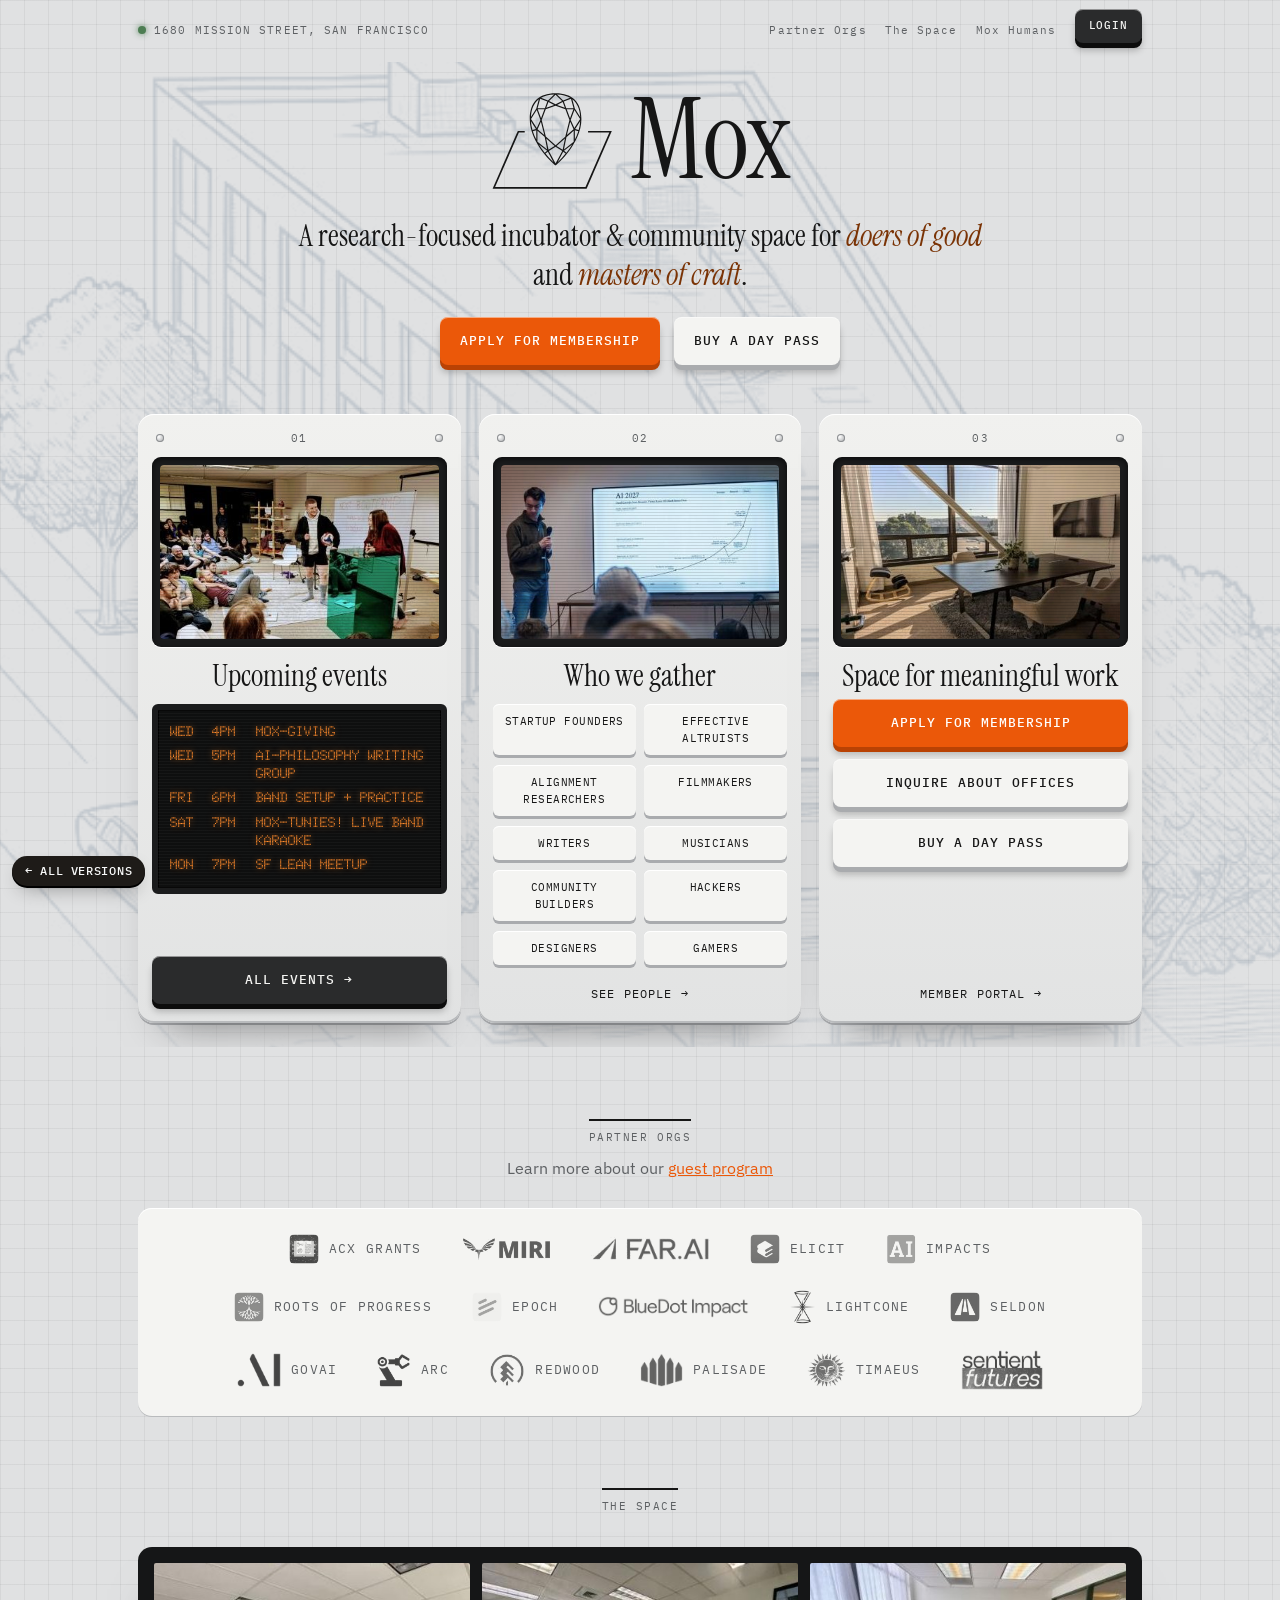
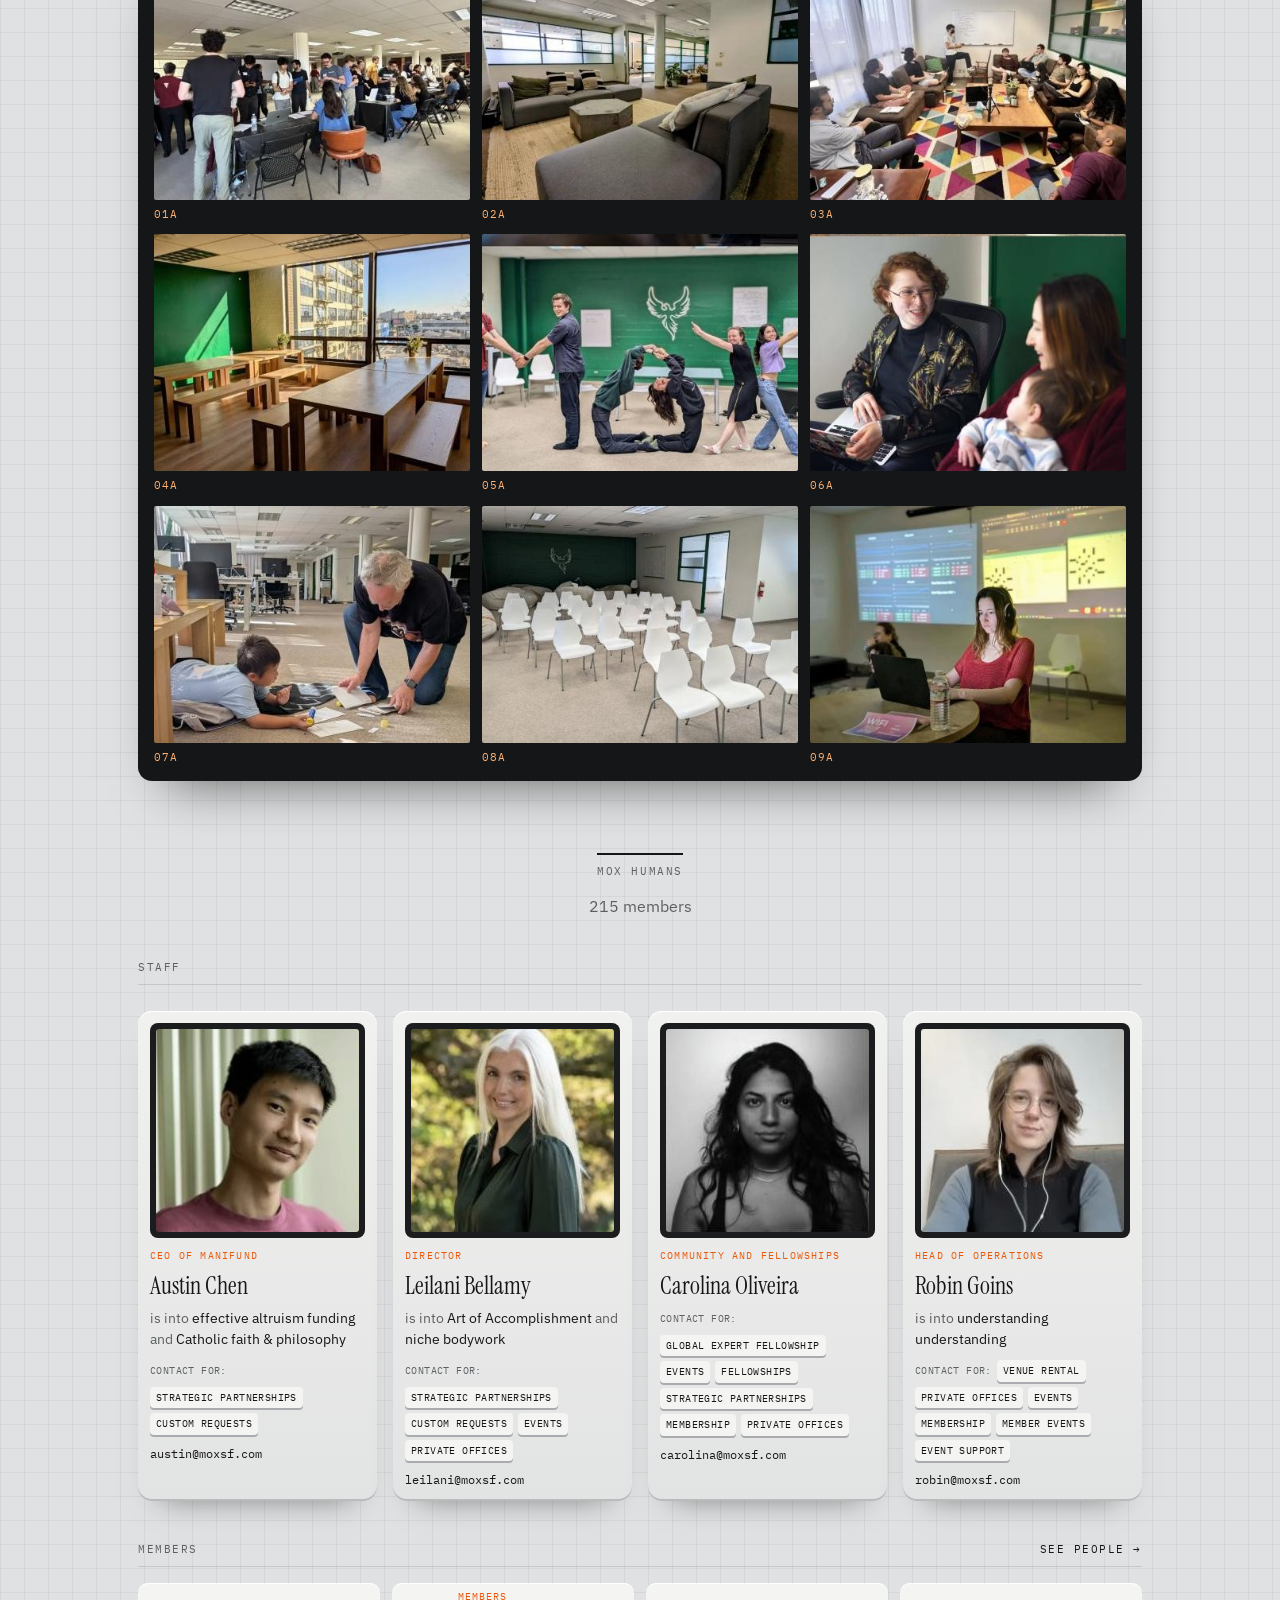
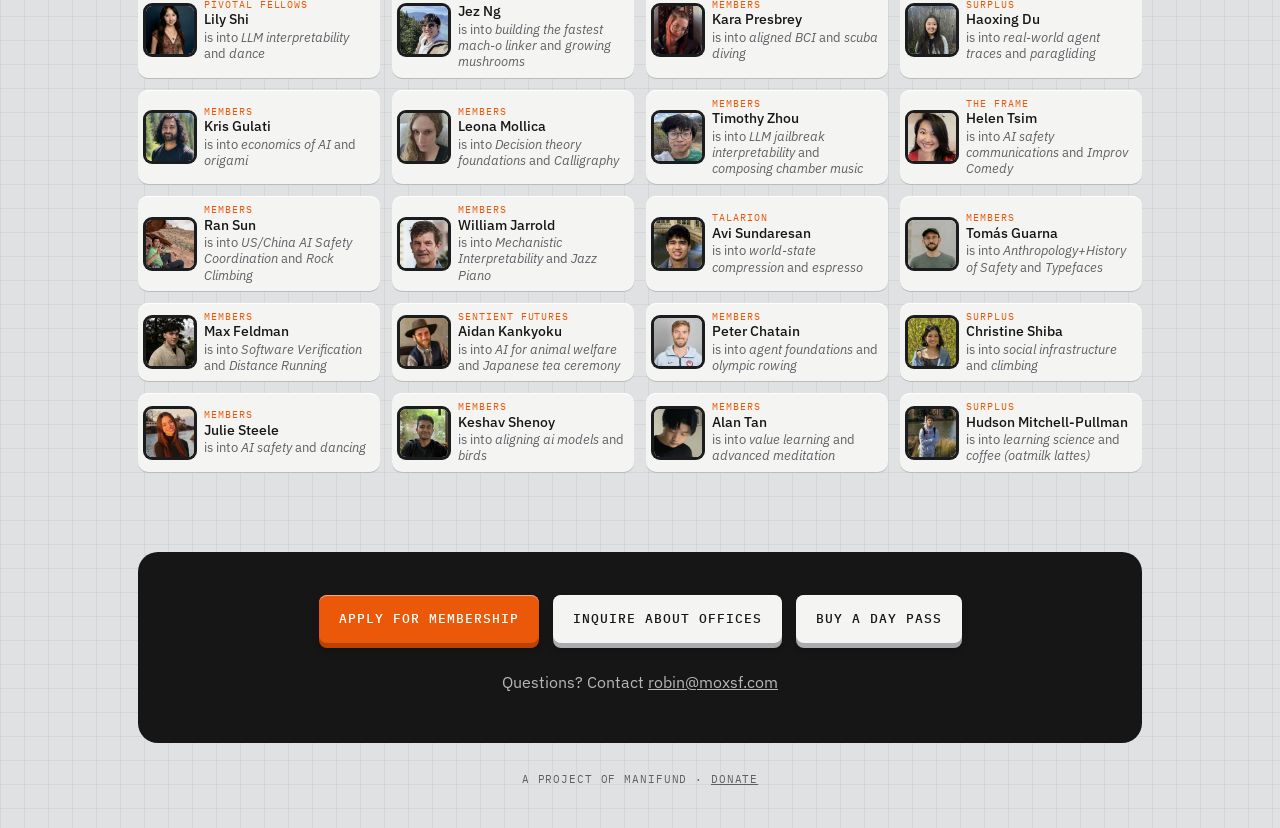
<file: prototypes/b2.html>
<!doctype html>
<html lang="en">
<head>
<meta charset="utf-8">
<meta name="viewport" content="width=device-width, initial-scale=1, viewport-fit=cover">
<title>Mox · B2 · Control Panel</title>
<link rel="stylesheet" href="https://fonts.googleapis.com/css2?family=Instrument+Serif:ital@0;1&family=IBM+Plex+Sans:wght@400;500&family=IBM+Plex+Mono:wght@400;500&family=Doto:wght@700;900&display=swap">
<style>
/* Layout: today's centered column, rebuilt as a hardware faceplate. The drawing is a blueprint behind the lockup; the three cards are three instrument panels. */
:root{
  --chassis:#E0E1E2; --panel:#F4F4F2; --ink:#161616; --ink-2:#5D6063; --line:#C4C6C8;
  --signal:#EB5809; --signal-2:#B94204; --rust:#7A3305; --green:#4C7D52; --screen:#0E0F0F; --amber:#FF8A2B;
  --serif:"Instrument Serif",Georgia,serif; --sans:"IBM Plex Sans",system-ui,sans-serif; --mono:"IBM Plex Mono",ui-monospace,monospace; --dots:"Doto","IBM Plex Mono",monospace;
  color-scheme:light;
}
*{box-sizing:border-box}
html{scroll-behavior:smooth}
body{margin:0;color:var(--ink);font-family:var(--sans);font-size:16px;line-height:1.55;-webkit-font-smoothing:antialiased;background-color:var(--chassis);
  background-image:linear-gradient(rgba(22,22,22,.055) 1px,transparent 1px),linear-gradient(90deg,rgba(22,22,22,.055) 1px,transparent 1px);background-size:24px 24px}
a{color:inherit}
img{max-width:100%;display:block}
.col{max-width:1040px;margin:0 auto;padding-left:max(18px,env(safe-area-inset-left,0px));padding-right:max(18px,env(safe-area-inset-right,0px))}
.lab{font-family:var(--mono);font-size:11px;letter-spacing:.12em;text-transform:uppercase;color:var(--ink-2)}
h1,h2,h3{font-family:var(--serif);font-weight:400;margin:0;line-height:1.02;text-wrap:balance}
:focus-visible{outline:2px solid var(--signal);outline-offset:3px}

/* Pushable key */
.key{--face:var(--panel);--edge:#A9ABAE;--txt:var(--ink);position:relative;display:inline-block;border:0;padding:0;background:transparent;cursor:pointer;text-decoration:none;font:inherit;outline-offset:6px}
.key .sh{position:absolute;inset:0;border-radius:8px;background:rgba(0,0,0,.2);transform:translateY(3px);filter:blur(3px);transition:transform .25s cubic-bezier(.3,.7,.4,1)}
.key .ed{position:absolute;inset:0;border-radius:8px;background:var(--edge)}
.key .fc{position:relative;display:flex;align-items:center;justify-content:center;gap:10px;min-height:48px;padding:13px 20px;border-radius:8px;background:var(--face);color:var(--txt);font-family:var(--mono);font-size:12.5px;letter-spacing:.08em;text-transform:uppercase;font-weight:500;transform:translateY(-5px);transition:transform .25s cubic-bezier(.3,.7,.4,1);box-shadow:inset 0 1px 0 rgba(255,255,255,.5)}
.key:hover .fc{transform:translateY(-7px)}
.key:active .fc{transform:translateY(-1px);transition-duration:34ms}
.key.orange{--face:var(--signal);--edge:var(--signal-2);--txt:#fff}
.key.dark{--face:#2A2B2C;--edge:#0C0C0C;--txt:#F4F4F2}
.key.block{display:block;width:100%}

/* Top */
.top{display:flex;justify-content:space-between;align-items:center;padding-block:14px;font-family:var(--mono);font-size:11px;letter-spacing:.1em;color:var(--ink-2);position:relative;z-index:2}
.top nav{display:flex;gap:18px;align-items:center}
.top nav a{text-decoration:none}
.led{display:inline-block;width:8px;height:8px;border-radius:50%;background:var(--green);box-shadow:0 0 6px rgba(76,125,82,.9);margin-right:8px;animation:blink 4s steps(1) infinite}
@keyframes blink{0%,92%{opacity:1}93%,96%{opacity:.25}97%{opacity:1}}

/* Stage: blueprint drawing behind lockup + panels */
.stage{position:relative;overflow:hidden}
.bp{position:absolute;left:50%;top:-20px;width:min(1500px,170vw);aspect-ratio:690/600;transform:translateX(-50%);pointer-events:none}
.bp .lines{position:absolute;inset:0;background:#2F4E6E;opacity:.16;-webkit-mask:url(img/sketch.png) no-repeat center/contain;mask:url(img/sketch.png) no-repeat center/contain}
.bp .fade{position:absolute;inset:auto 0 0 0;height:35%;background:linear-gradient(transparent,var(--chassis))}
.dim{position:absolute;font-family:var(--mono);font-size:10px;letter-spacing:.1em;color:#5B7591;opacity:.7}
.hero{position:relative;text-align:center;padding-block:22px 44px}
.lockup{display:inline-flex;align-items:center;gap:16px;text-decoration:none}
.mark{width:124px;height:102px;background:var(--ink);-webkit-mask:url(img/mark.svg) no-repeat center/contain;mask:url(img/mark.svg) no-repeat center/contain}
.word{font-family:var(--serif);font-size:112px;line-height:1}
.tag{font-family:var(--serif);font-size:clamp(22px,2.6vw,30px);line-height:1.3;max-width:24em;margin:18px auto 0}
.tag i{color:var(--rust)}
.meta{display:flex;justify-content:center;flex-wrap:wrap;gap:8px 22px;margin-top:16px;font-family:var(--mono);font-size:12px;color:var(--ink-2)}
.meta b{color:var(--ink);font-weight:500}
.ctas{display:flex;justify-content:center;flex-wrap:wrap;gap:14px;margin-top:28px}
@media (max-width:620px){.mark{width:72px;height:60px}.word{font-size:66px}.lockup{gap:10px}}

/* Three panels */
.three{position:relative;display:grid;grid-template-columns:repeat(3,1fr);gap:18px;padding-bottom:24px}
.pnl{background:linear-gradient(180deg,#F1F1EF,#E2E3E3);border-radius:16px;padding:14px;display:flex;flex-direction:column;min-width:0;box-shadow:inset 0 1px 0 #fff,inset 0 -2px 0 #B9BBBD,0 26px 40px -28px rgba(0,0,0,.5),0 2px 0 #A9ABAE}
.pnl .hd{display:flex;justify-content:space-between;align-items:center;padding:2px 4px 10px}
.screw{width:8px;height:8px;border-radius:50%;background:radial-gradient(circle at 35% 35%,#fff,#9C9EA0);box-shadow:inset 0 0 0 1px #8D8F92}
.pnl h3{font-size:30px;text-align:center;margin:14px 0 12px}
.pnl .ft{margin-top:auto;padding-top:14px}
.bezel{background:#1B1C1D;border-radius:9px;padding:8px;box-shadow:inset 0 2px 6px rgba(0,0,0,.6),0 1px 0 #fff}
.win{position:relative;border-radius:4px;overflow:hidden;aspect-ratio:16/10;background:#000}
.win img{width:100%;height:100%;object-fit:cover;filter:saturate(.9)}
.win::after{content:"";position:absolute;inset:0;background:repeating-linear-gradient(0deg,rgba(0,0,0,.12) 0 1px,transparent 1px 3px),radial-gradient(130% 100% at 50% 50%,transparent 62%,rgba(0,0,0,.5))}
.board{border:6px solid #1B1C1D;background:var(--screen);border-radius:6px;padding:10px 12px;font-family:var(--dots);font-weight:700;font-size:15px;line-height:1.75;color:var(--amber);text-shadow:0 0 6px rgba(255,138,43,.6);text-transform:uppercase;box-shadow:inset 0 0 0 1px #000;position:relative;overflow:hidden}
.board::after{content:"";position:absolute;inset:0;background:repeating-linear-gradient(0deg,rgba(255,255,255,.03) 0 1px,transparent 1px 3px);pointer-events:none}
.board .r{display:grid;grid-template-columns:2.4em 2.8em 1fr;gap:8px;white-space:nowrap;overflow:hidden}
.board .r.flip span:last-child{animation:flip .5s steps(3)}
@keyframes flip{0%{opacity:.1}50%{opacity:.6}100%{opacity:1}}
.caps{display:grid;grid-template-columns:1fr 1fr;gap:10px 8px}
.cap{background:var(--panel);border-radius:6px;padding:9px 6px 8px;text-align:center;font-family:var(--mono);font-size:11px;letter-spacing:.04em;text-transform:uppercase;color:var(--ink);box-shadow:0 3px 0 #A9ABAE,inset 0 1px 0 #fff;transition:transform .12s,box-shadow .12s;cursor:default;user-select:none}
.cap:hover{transform:translateY(2px);box-shadow:0 1px 0 #A9ABAE,inset 0 1px 0 #fff}
.stack{display:flex;flex-direction:column;gap:12px}
.stack .note{font-family:var(--mono);font-size:11px;color:var(--ink-2);text-align:center;margin-top:2px}
.lnk{display:block;text-align:center;font-family:var(--mono);font-size:11.5px;letter-spacing:.1em;text-transform:uppercase;color:var(--ink);text-decoration:none;padding:6px}
.lnk:hover{color:var(--signal)}
@media (max-width:900px){.three{grid-template-columns:1fr;max-width:440px;margin-inline:auto}}

/* Sections */
section{padding-block:72px 0;text-align:center}
.idx{display:inline-block;font-family:var(--mono);font-size:11px;letter-spacing:.14em;color:var(--ink-2);border-top:2px solid var(--ink);padding-top:8px}
section h2{font-size:clamp(40px,5vw,60px);margin-top:10px}
.sub{color:var(--ink-2);max-width:34em;margin:12px auto 0}
.sheet{margin-top:30px;background:#151617;border-radius:14px;padding:16px;display:grid;grid-template-columns:repeat(3,1fr);gap:12px;box-shadow:0 30px 50px -30px rgba(0,0,0,.6)}
.sheet figure{margin:0;text-align:left}
.sheet img{aspect-ratio:4/3;object-fit:cover;width:100%;border-radius:2px;transition:filter .3s}
.sheet figure:hover img{filter:brightness(1.08)}
.sheet figcaption{display:flex;justify-content:space-between;font-family:var(--mono);font-size:10.5px;letter-spacing:.1em;color:#FFB070;margin-top:6px;text-transform:uppercase}
@media (max-width:620px){.sheet{grid-template-columns:1fr 1fr}}
.spec{display:grid;grid-template-columns:repeat(4,1fr);margin-top:30px;background:var(--panel);border-radius:14px;overflow:hidden;box-shadow:inset 0 1px 0 #fff,0 1px 0 #B9BBBD}
.spec div{padding:20px 16px;border-right:1px solid var(--line)}
.spec div:last-child{border-right:0}
.spec b{display:block;font-family:var(--serif);font-weight:400;font-size:54px;line-height:1}
@media (max-width:620px){.spec{grid-template-columns:1fr 1fr}.spec div:nth-child(2){border-right:0}.spec div:nth-child(-n+2){border-bottom:1px solid var(--line)}}
.term{margin:24px auto 0;max-width:760px;background:var(--screen);border-radius:14px;padding:18px 22px;font-family:var(--mono);font-size:14px;color:#D9DAD7;line-height:1.75;text-align:left;height:300px;overflow:hidden;box-shadow:inset 0 0 0 1px #000,0 30px 50px -30px rgba(0,0,0,.6)}
.term .p{color:var(--amber)}
.term .k{color:#8FD19E}
.term .c{display:inline-block;width:.6em;height:1.1em;background:#D9DAD7;vertical-align:-2px;animation:cur 1.1s steps(1) infinite}
@keyframes cur{50%{opacity:0}}
@media (max-width:560px){.term{font-size:12px;height:280px}}
.tbl{margin:28px auto 0;max-width:620px;background:var(--panel);border-radius:14px;padding:4px 22px;box-shadow:inset 0 1px 0 #fff,0 1px 0 #B9BBBD;font-family:var(--mono);font-size:13px;text-align:left}
.tbl .r{display:grid;grid-template-columns:1fr auto;gap:16px;padding:10px 0;border-bottom:1px solid var(--line)}
.tbl .r:last-child{border-bottom:0}
.tbl .r span:last-child{color:var(--ink-2)}
.partners{display:flex;flex-wrap:wrap;justify-content:center;gap:8px 20px;margin-top:22px;font-family:var(--mono);font-size:12px;letter-spacing:.1em;text-transform:uppercase;color:var(--ink-2)}
.final{margin-top:80px;background:var(--ink);color:#F4F4F2;border-radius:20px;padding:48px 24px;text-align:center}
.final h2{color:#fff;font-size:clamp(40px,5vw,60px)}
.final p{color:#B5B8BB;margin:12px 0 0}
footer{text-align:center;padding-block:28px 40px;font-family:var(--mono);font-size:11px;letter-spacing:.08em;color:var(--ink-2);text-transform:uppercase}
@media (prefers-reduced-motion:reduce){*{animation:none!important;transition:none!important}html{scroll-behavior:auto}}

/* Partner logos: monochrome strip, company colors on hover */
.logos{display:flex;flex-wrap:wrap;justify-content:center;align-items:center;gap:26px 40px;margin:30px auto 0;max-width:940px}
.lg{display:inline-flex;align-items:center;gap:10px;text-decoration:none;color:var(--lg-ink);font-family:var(--lg-font);font-size:13px;letter-spacing:.1em;text-transform:uppercase;transition:color .25s}
.lg img{height:34px;width:auto;display:block;filter:grayscale(1) contrast(1.05);opacity:.72;mix-blend-mode:multiply;transition:filter .3s,opacity .3s}
.lg.tile img{height:30px;border-radius:6px}
.lg.white img{height:24px;filter:brightness(0);opacity:.62}
.lg.bluedot img{height:22px}
.lg.sentient img{height:40px}
.lg:hover{color:var(--lg-hover)}
.lg:hover img{filter:none;opacity:1}
.lg.white:hover img{filter:brightness(0);opacity:.9}
.guest{margin-top:8px}
.guest a{color:var(--lg-hover)}
html,body{overflow-x:clip}

:root{--lg-ink:var(--ink-2);--lg-hover:var(--signal);--lg-font:var(--mono)}
.board .r{grid-template-columns:2.4em 2.6em 1fr;white-space:normal}
.board .r span:last-child{white-space:normal;line-height:1.3;padding-block:3px}
.board{font-size:14px}
.logos-panel{margin:28px auto 0;background:var(--panel);border-radius:14px;padding:26px 24px;box-shadow:inset 0 1px 0 #fff,0 1px 0 #B9BBBD}
.logos-panel .logos{margin-top:0}
.staff{display:grid;grid-template-columns:repeat(4,1fr);gap:16px;margin-top:26px;text-align:left}
.badge{background:linear-gradient(180deg,#F1F1EF,#E2E3E3);border-radius:14px;padding:12px;box-shadow:inset 0 1px 0 #fff,inset 0 -2px 0 #B9BBBD,0 20px 30px -24px rgba(0,0,0,.5);display:flex;flex-direction:column;gap:10px;min-width:0}
.badge .bz{background:#1B1C1D;border-radius:8px;padding:6px}
.badge img{width:100%;aspect-ratio:1;object-fit:cover;border-radius:3px;filter:saturate(.85)}
.badge .role{font-family:var(--mono);font-size:10px;letter-spacing:.12em;color:var(--signal)}
.badge h4{margin:0;font-family:var(--serif);font-weight:400;font-size:24px;line-height:1.05}
.badge p{margin:0;font-size:13.5px;color:var(--ink-2)}
.badge p i{font-style:normal;color:var(--ink)}
.badge .tags{display:flex;flex-wrap:wrap;gap:5px;font-family:var(--mono);font-size:10px;text-transform:uppercase;letter-spacing:.04em}
.badge .tags span{background:var(--panel);border-radius:4px;padding:3px 6px;box-shadow:0 2px 0 #A9ABAE}
.badge .tags .k{background:none;box-shadow:none;padding:3px 0;color:var(--ink-2)}
.badge .mail{font-family:var(--mono);font-size:11.5px;color:var(--ink)}
.mgrid{display:grid;grid-template-columns:repeat(4,1fr);gap:12px;margin-top:16px;text-align:left}
.mb{display:grid;grid-template-columns:48px 1fr;gap:10px;align-items:center;background:var(--panel);border-radius:10px;padding:8px;box-shadow:inset 0 1px 0 #fff,0 1px 0 #B9BBBD;min-width:0}
.mb img{width:48px;height:48px;border-radius:6px;object-fit:cover;box-shadow:0 0 0 3px #1B1C1D}
.mb p{margin:0;font-size:12.5px;line-height:1.3;color:var(--ink-2)}
.mb b{display:block;color:var(--ink);font-weight:500;font-size:13.5px}
.mb small{display:block;font-family:var(--mono);font-size:9.5px;letter-spacing:.1em;text-transform:uppercase;color:var(--signal)}
.sub-h{font-family:var(--mono);font-size:11px;letter-spacing:.14em;color:var(--ink-2);text-transform:uppercase;margin-top:40px;display:flex;justify-content:space-between;border-bottom:1px solid var(--line);padding-bottom:8px}
@media (max-width:900px){.staff{grid-template-columns:1fr 1fr}.mgrid{grid-template-columns:1fr 1fr}}
@media (max-width:520px){.mgrid{grid-template-columns:1fr}.staff{gap:10px}.badge{padding:9px}.badge h4{font-size:19px}.badge .tags{font-size:9px}}
footer a,.foot2 a{color:inherit}
</style>
</head>
<body>

<div class="col top">
  <span><span class="led" aria-hidden="true"></span>1680 MISSION STREET, SAN FRANCISCO</span>
  <nav><a href="#partners">Partner Orgs</a><a href="#space">The Space</a><a href="#humans">Mox Humans</a><a class="key dark" href="#"><span class="sh"></span><span class="ed"></span><span class="fc" style="min-height:34px;padding:8px 14px;font-size:11px">Login</span></a></nav>
</div>
<div class="stage">
  <div class="bp" aria-hidden="true"><div class="lines"></div><div class="fade"></div></div>
  <header class="col hero">
    <a class="lockup" href="#" aria-label="Mox"><span class="mark" aria-hidden="true"></span><span class="word">Mox</span></a>
    <p class="tag">A research-focused incubator &amp; community space for <i>doers of good</i> and <i>masters of craft</i>.</p>
    <div class="ctas">
      <a class="key orange" href="#"><span class="sh"></span><span class="ed"></span><span class="fc">Apply for membership</span></a>
      <a class="key" href="#"><span class="sh"></span><span class="ed"></span><span class="fc">Buy a day pass</span></a>
    </div>
  </header>
  <div class="col three">
    <article class="pnl"><div class="hd"><span class="screw"></span><span class="lab">01</span><span class="screw"></span></div>
      <div class="bezel"><div class="win"><img src="img/site-014.jpg" alt="A talk in the lounge"></div></div>
      <h3>Upcoming events</h3><div class="board" id="board"><div class="r"><span>WED</span><span>4PM</span><span>Mox-Giving</span></div><div class="r"><span>WED</span><span>5PM</span><span>AI-Philosophy Writing Group</span></div><div class="r"><span>FRI</span><span>6PM</span><span>Band Setup + Practice</span></div><div class="r"><span>SAT</span><span>7PM</span><span>Mox-tunies! Live Band Karaoke</span></div><div class="r"><span>MON</span><span>7PM</span><span>SF Lean Meetup</span></div></div>
      <div class="ft"><a class="key dark block" href="#"><span class="sh"></span><span class="ed"></span><span class="fc">All events →</span></a></div></article>
    <article class="pnl"><div class="hd"><span class="screw"></span><span class="lab">02</span><span class="screw"></span></div>
      <div class="bezel"><div class="win"><img src="img/site-023.jpg" alt="A speaker presenting a chart"></div></div>
      <h3>Who we gather</h3><div class="caps"><span class="cap">Startup founders</span><span class="cap">Effective altruists</span><span class="cap">Alignment researchers</span><span class="cap">Filmmakers</span><span class="cap">Writers</span><span class="cap">Musicians</span><span class="cap">Community builders</span><span class="cap">Hackers</span><span class="cap">Designers</span><span class="cap">Gamers</span></div>
      <div class="ft"><a class="lnk" href="#humans">See people →</a></div></article>
    <article class="pnl"><div class="hd"><span class="screw"></span><span class="lab">03</span><span class="screw"></span></div>
      <div class="bezel"><div class="win"><img src="img/site-003.jpg" alt="A meeting room with a city view"></div></div>
      <h3>Space for meaningful work</h3>
      <div class="stack">
        <a class="key orange block" href="#"><span class="sh"></span><span class="ed"></span><span class="fc">Apply for membership</span></a>
        <a class="key block" href="#"><span class="sh"></span><span class="ed"></span><span class="fc">Inquire about offices</span></a>
        <a class="key block" href="#"><span class="sh"></span><span class="ed"></span><span class="fc">Buy a day pass</span></a>
      </div>
      <div class="ft"><a class="lnk" href="#">Member portal →</a></div></article>
  </div>
</div>
<main class="col">
  <section id="partners">
    <span class="idx">PARTNER ORGS</span>
    <p class="sub guest">Learn more about our <a href="#">guest program</a></p>
    <div class="logos-panel"><div class="logos"><a class="lg tile" href="https://manifund.org/acx-grants"><img src="img/logo/acx.png" alt="ACX Grants"><span>ACX Grants</span></a><a class="lg white" href="https://intelligence.org/"><img src="img/logo/miri.png" alt="MIRI"></a><a class="lg white" href="https://far.ai/"><img src="img/logo/far.png" alt="FAR.AI"></a><a class="lg tile" href="https://elicit.com/"><img src="img/logo/elicit.png" alt="Elicit"><span>Elicit</span></a><a class="lg tile" href="https://aiimpacts.org/"><img src="img/logo/aiimpacts.png" alt="Impacts"><span>Impacts</span></a><a class="lg tile" href="https://rootsofprogress.org/"><img src="img/logo/rop.png" alt="Roots of Progress"><span>Roots of Progress</span></a><a class="lg tile" href="https://epoch.ai/"><img src="img/logo/epoch.png" alt="Epoch"><span>Epoch</span></a><a class="lg white bluedot" href="https://bluedot.org/"><img src="img/logo/bluedot.png" alt="BlueDot Impact"></a><a class="lg plain" href="https://www.lightconeinfrastructure.com/"><img src="img/logo/lightcone.png" alt="Lightcone"><span>Lightcone</span></a><a class="lg tile" href="https://seldonlab.com/"><img src="img/logo/seldon.png" alt="Seldon"><span>Seldon</span></a><a class="lg plain" href="https://governance.ai/"><img src="img/logo/govai.png" alt="GovAI"><span>GovAI</span></a><a class="lg plain" href="https://www.alignment.org/"><img src="img/logo/arc.png" alt="ARC"><span>ARC</span></a><a class="lg plain" href="https://redwoodresearch.org/"><img src="img/logo/redwood.png" alt="Redwood"><span>Redwood</span></a><a class="lg plain" href="https://palisaderesearch.org/"><img src="img/logo/palisade.png" alt="Palisade"><span>Palisade</span></a><a class="lg plain" href="https://timaeus.co/"><img src="img/logo/timaeus.png" alt="Timaeus"><span>Timaeus</span></a><a class="lg plain sentient" href="https://www.sentientfutures.ai/"><img src="img/logo/sentient.png" alt="Sentient Futures"></a></div></div>
  </section>
  <section id="space">
    <span class="idx">THE SPACE</span>
    <div class="sheet"><figure><img src="img/site-024.jpg" alt="A crowded open floor during an event"><figcaption><span>01A</span><span></span></figcaption></figure><figure><img src="img/site-002.jpg" alt="The lounge with grey sofas"><figcaption><span>02A</span><span></span></figcaption></figure><figure><img src="img/site-026.jpg" alt="A reading group around a table on a colorful rug"><figcaption><span>03A</span><span></span></figcaption></figure><figure><img src="img/site-007.jpg" alt="Wooden tables by sunny windows"><figcaption><span>04A</span><span></span></figcaption></figure><figure><img src="img/site-021.jpg" alt="Members making letters with their bodies in front of the green wall"><figcaption><span>05A</span><span></span></figcaption></figure><figure><img src="img/site-018.jpg" alt="Two members and a baby laughing"><figcaption><span>06A</span><span></span></figcaption></figure><figure><img src="img/site-025.jpg" alt="A member and a kid playing a game on the floor"><figcaption><span>07A</span><span></span></figcaption></figure><figure><img src="img/site-009.jpg" alt="White chairs set up for a talk"><figcaption><span>08A</span><span></span></figcaption></figure><figure><img src="img/site-016.jpg" alt="A member working in front of a projected screen"><figcaption><span>09A</span><span></span></figcaption></figure></div>
  </section>
  <section id="humans">
    <span class="idx">MOX HUMANS</span>
    <p class="sub">215 members</p>
    <div class="sub-h"><span>Staff</span></div>
    <div class="staff"><article class="badge"><div class="bz"><img src="img/people/austin-chen.jpg" alt="Austin Chen"></div><span class="role">CEO OF MANIFUND</span><h4>Austin Chen</h4><p>is into <i>effective altruism funding</i> and <i>Catholic faith &amp; philosophy</i></p><div class="tags"><span class="k">contact for:</span><span>Strategic Partnerships</span><span>Custom Requests</span></div><span class="mail">austin@moxsf.com</span></article><article class="badge"><div class="bz"><img src="img/people/leilani-bellamy.jpg" alt="Leilani Bellamy"></div><span class="role">DIRECTOR</span><h4>Leilani Bellamy</h4><p>is into <i>Art of Accomplishment</i> and <i>niche bodywork</i></p><div class="tags"><span class="k">contact for:</span><span>Strategic Partnerships</span><span>Custom Requests</span><span>Events</span><span>Private Offices</span></div><span class="mail">leilani@moxsf.com</span></article><article class="badge"><div class="bz"><img src="img/people/carolina-oliveira.jpg" alt="Carolina Oliveira"></div><span class="role">COMMUNITY AND FELLOWSHIPS</span><h4>Carolina Oliveira</h4><div class="tags"><span class="k">contact for:</span><span>Global Expert Fellowship</span><span>Events</span><span>Fellowships</span><span>Strategic Partnerships</span><span>Membership</span><span>Private Offices</span></div><span class="mail">carolina@moxsf.com</span></article><article class="badge"><div class="bz"><img src="img/people/robin-goins.jpg" alt="Robin Goins"></div><span class="role">HEAD OF OPERATIONS</span><h4>Robin Goins</h4><p>is into <i>understanding understanding</i></p><div class="tags"><span class="k">contact for:</span><span>Venue Rental</span><span>Private Offices</span><span>Events</span><span>Membership</span><span>Member Events</span><span>Event support</span></div><span class="mail">robin@moxsf.com</span></article></div>
    <div class="sub-h"><span>Members</span><a href="#" style="text-decoration:none;color:var(--ink)">See people →</a></div>
    <div class="mgrid"><div class="mb"><img src="img/people/lily-shi.jpg" alt="Lily Shi"><p><small>Pivotal Fellows</small><b>Lily Shi</b>is into <i>LLM interpretability</i> and <i>dance</i></p></div><div class="mb"><img src="img/people/jez-ng.jpg" alt="Jez Ng"><p><small>Members</small><b>Jez Ng</b>is into <i>building the fastest mach-o linker</i> and <i>growing mushrooms</i></p></div><div class="mb"><img src="img/people/kara-presbrey.jpg" alt="Kara Presbrey"><p><small>Members</small><b>Kara Presbrey</b>is into <i>aligned BCI</i> and <i>scuba diving</i></p></div><div class="mb"><img src="img/people/haoxing-du.jpg" alt="Haoxing Du"><p><small>Surplus</small><b>Haoxing Du</b>is into <i>real-world agent traces</i> and <i>paragliding</i></p></div><div class="mb"><img src="img/people/kris-gulati.jpg" alt="Kris Gulati"><p><small>Members</small><b>Kris Gulati</b>is into <i>economics of AI</i> and <i>origami</i></p></div><div class="mb"><img src="img/people/leona-mollica.jpg" alt="Leona Mollica"><p><small>Members</small><b>Leona Mollica</b>is into <i>Decision theory foundations</i> and <i>Calligraphy</i></p></div><div class="mb"><img src="img/people/timothy-zhou.jpg" alt="Timothy Zhou"><p><small>Members</small><b>Timothy Zhou</b>is into <i>LLM jailbreak interpretability</i> and <i>composing chamber music</i></p></div><div class="mb"><img src="img/people/helen-tsim.jpg" alt="Helen Tsim"><p><small>The Frame</small><b>Helen Tsim</b>is into <i>AI safety communications</i> and <i>Improv Comedy</i></p></div><div class="mb"><img src="img/people/ran-sun.jpg" alt="Ran Sun"><p><small>Members</small><b>Ran Sun</b>is into <i>US/China AI Safety Coordination</i> and <i>Rock Climbing</i></p></div><div class="mb"><img src="img/people/william-jarrold.jpg" alt="William Jarrold"><p><small>Members</small><b>William Jarrold</b>is into <i>Mechanistic Interpretability</i> and <i>Jazz Piano</i></p></div><div class="mb"><img src="img/people/avi-sundaresan.jpg" alt="Avi Sundaresan"><p><small>Talarion</small><b>Avi Sundaresan</b>is into <i>world-state compression</i> and <i>espresso</i></p></div><div class="mb"><img src="img/people/tomas-guarna.jpg" alt="Tomás Guarna"><p><small>Members</small><b>Tomás Guarna</b>is into <i>Anthropology+History of Safety</i> and <i>Typefaces</i></p></div><div class="mb"><img src="img/people/max-feldman.jpg" alt="Max Feldman"><p><small>Members</small><b>Max Feldman</b>is into <i>Software Verification</i> and <i>Distance Running</i></p></div><div class="mb"><img src="img/people/aidan-kankyoku.jpg" alt="Aidan Kankyoku"><p><small>Sentient Futures</small><b>Aidan Kankyoku</b>is into <i>AI for animal welfare</i> and <i>Japanese tea ceremony</i></p></div><div class="mb"><img src="img/people/peter-chatain.jpg" alt="Peter Chatain"><p><small>Members</small><b>Peter Chatain</b>is into <i>agent foundations</i> and <i>olympic rowing</i></p></div><div class="mb"><img src="img/people/christine-shiba.jpg" alt="Christine Shiba"><p><small>Surplus</small><b>Christine Shiba</b>is into <i>social infrastructure</i> and <i>climbing</i></p></div><div class="mb"><img src="img/people/julie-steele.jpg" alt="Julie Steele"><p><small>Members</small><b>Julie Steele</b>is into <i>AI safety</i> and <i>dancing</i></p></div><div class="mb"><img src="img/people/keshav-shenoy.jpg" alt="Keshav Shenoy"><p><small>Members</small><b>Keshav Shenoy</b>is into <i>aligning ai models</i> and <i>birds</i></p></div><div class="mb"><img src="img/people/alan-tan.jpg" alt="Alan Tan"><p><small>Members</small><b>Alan Tan</b>is into <i>value learning</i> and <i>advanced meditation</i></p></div><div class="mb"><img src="img/people/hudson-mitchell-pullman.jpg" alt="Hudson Mitchell-Pullman"><p><small>Surplus</small><b>Hudson Mitchell-Pullman</b>is into <i>learning science</i> and <i>coffee (oatmilk lattes)</i></p></div></div>
  </section>
  <div class="final">
    <div class="ctas" style="margin-top:0"><a class="key orange" href="#"><span class="sh"></span><span class="ed"></span><span class="fc">Apply for membership</span></a><a class="key" href="#"><span class="sh"></span><span class="ed"></span><span class="fc">Inquire about offices</span></a><a class="key" href="#"><span class="sh"></span><span class="ed"></span><span class="fc">Buy a day pass</span></a></div>
    <p class="foot2" style="margin-top:22px">Questions? Contact <a href="#">robin@moxsf.com</a></p>
  </div>
</main>
<footer>A project of Manifund · <a href="#">Donate</a></footer>
<script>
(function(){
  if(matchMedia('(prefers-reduced-motion: reduce)').matches)return;
  var rows=document.getElementById('board').children,fi=0;
  setInterval(function(){var r=rows[fi%rows.length];r.classList.remove('flip');void r.offsetWidth;r.classList.add('flip');fi++},2600);
})();
</script>
<!--back--><a href="index.html" class="xback" onclick="if(document.referrer&&history.length>1){history.back();return false}" style="position:fixed;left:max(12px,env(safe-area-inset-left,0px));bottom:calc(14px + env(safe-area-inset-bottom,0px));z-index:9999;display:inline-flex;align-items:center;gap:7px;padding:9px 13px;border-radius:999px;background:#1E1B18;color:#F9FAFA;font:500 12px/1 'IBM Plex Mono',ui-monospace,monospace;letter-spacing:.06em;text-transform:uppercase;text-decoration:none;box-shadow:0 2px 0 #000,0 8px 20px -8px rgba(0,0,0,.45)">&larr; All<span> versions</span></a><style>@media (max-width:480px){.xback span{display:none}}@media print{.xback{display:none!important}}</style><!--/back--></body></html>
</file>
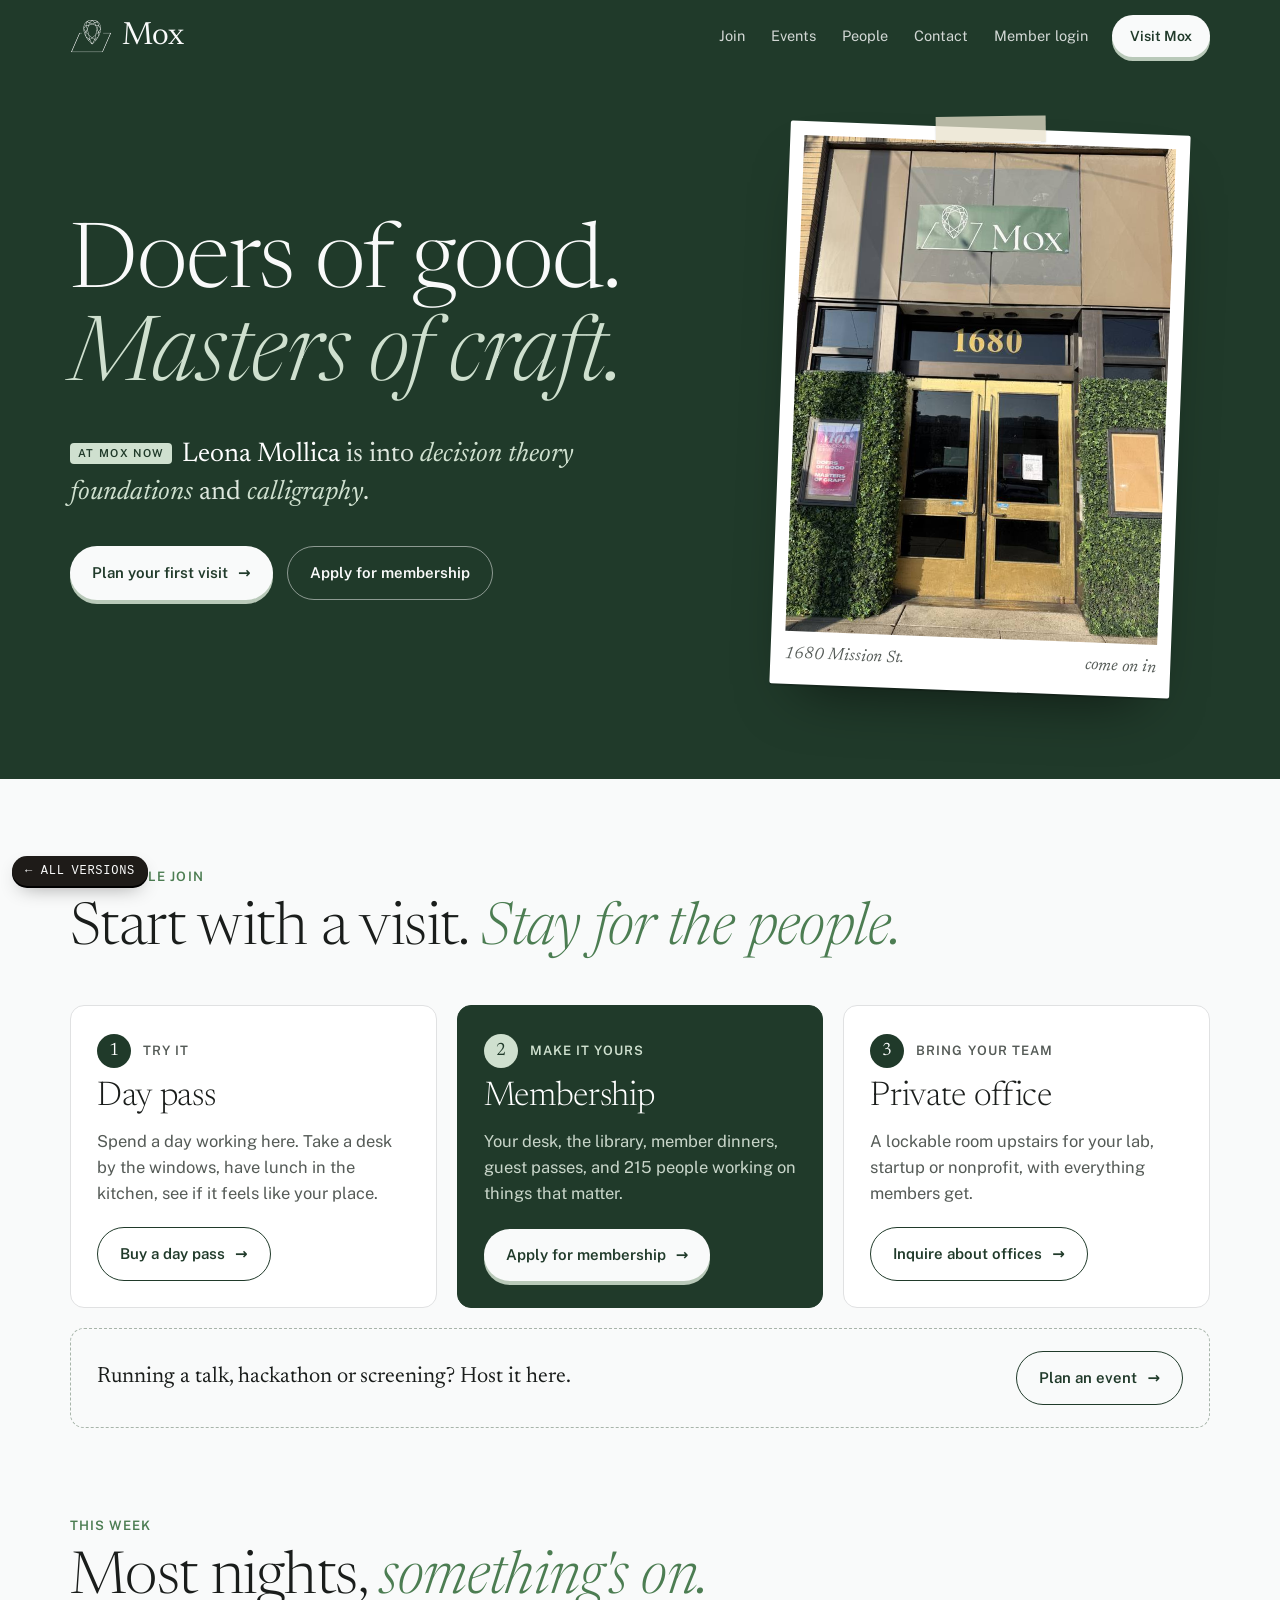
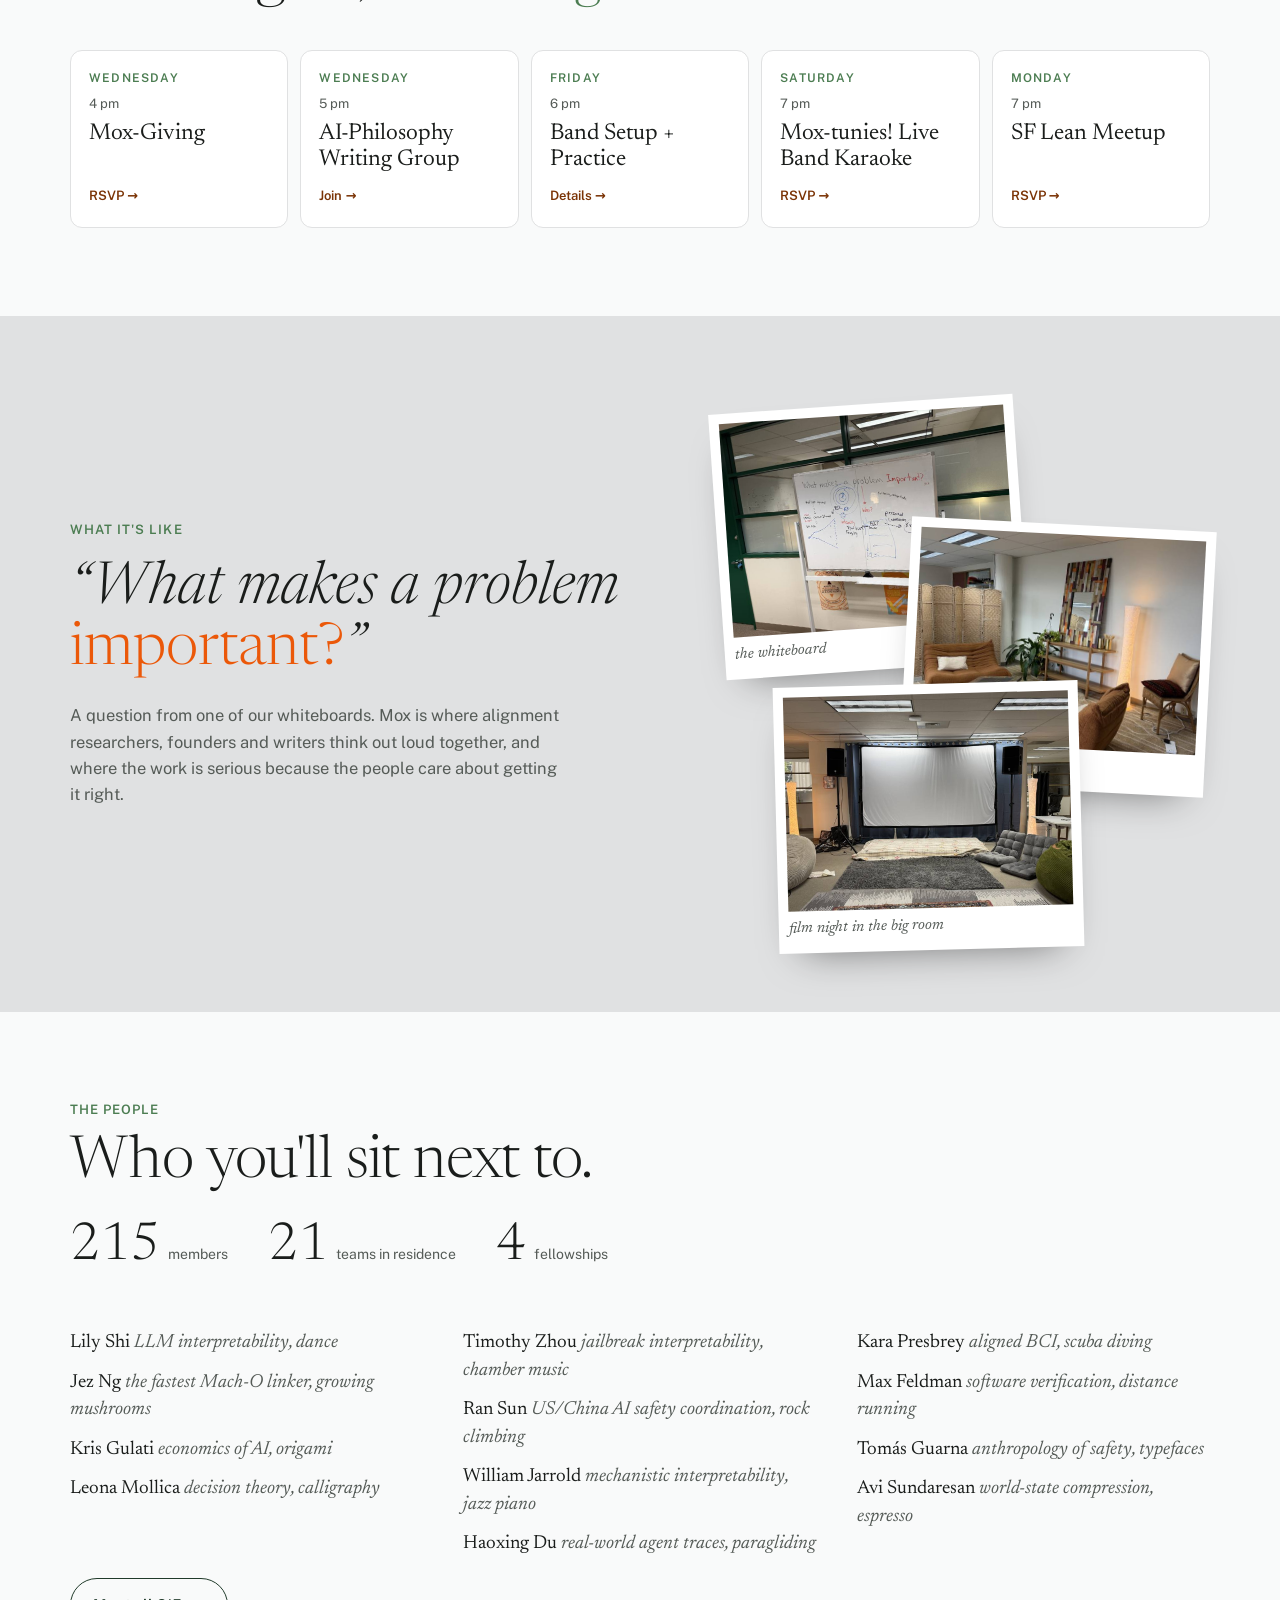
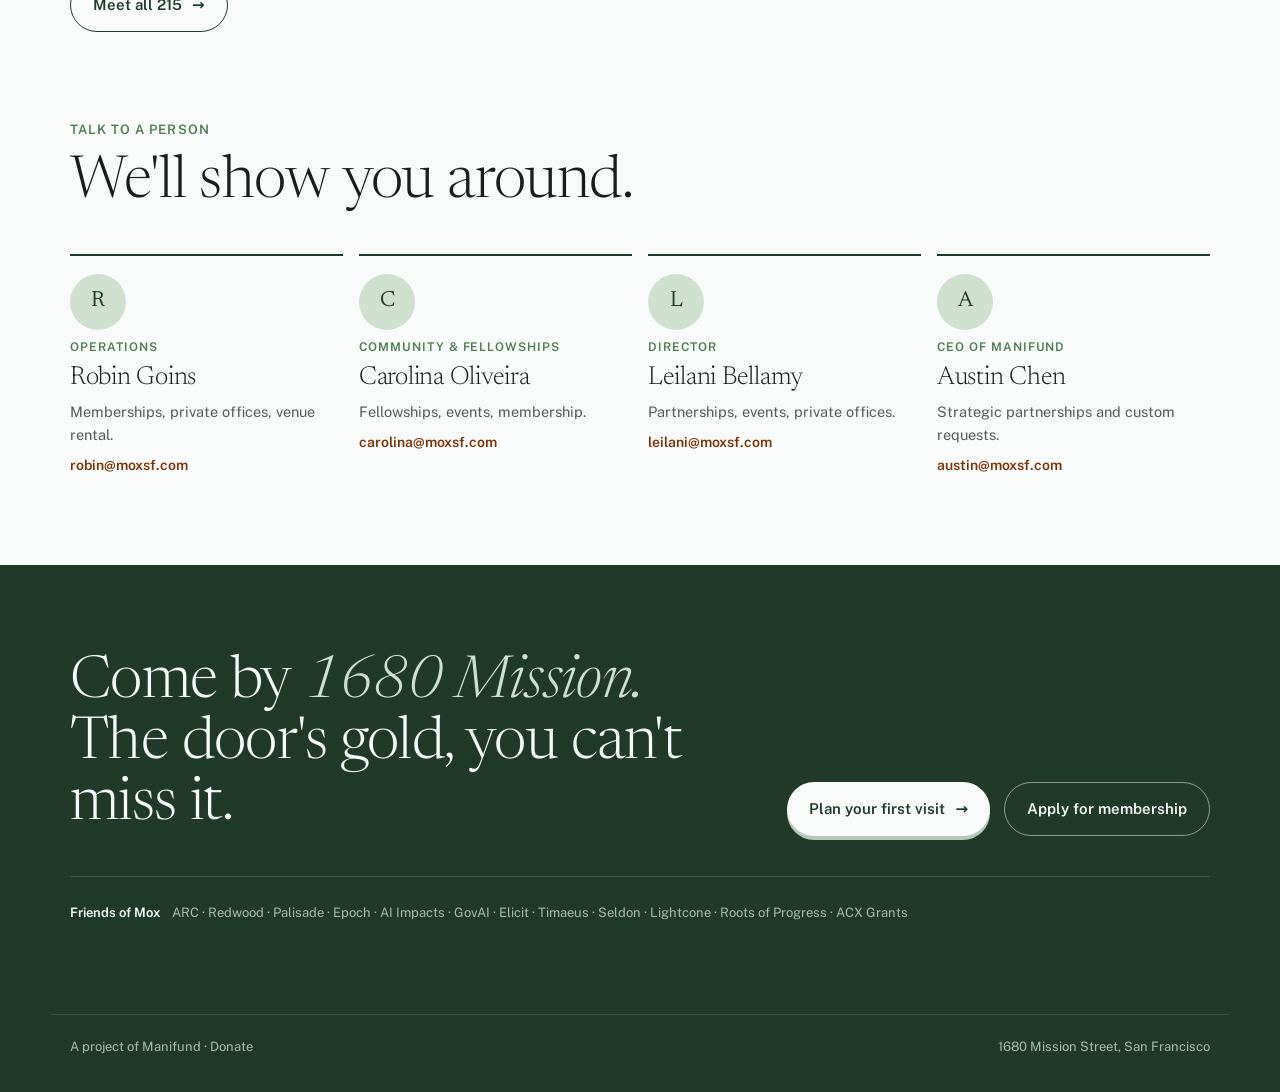
<file: prototypes/c.html>
<!doctype html>
<html lang="en">
<head>
<meta charset="utf-8">
<meta name="viewport" content="width=device-width, initial-scale=1, viewport-fit=cover">
<title>Mox · Direction C · The Commons</title>
<link rel="preconnect" href="https://fonts.googleapis.com">
<link rel="preconnect" href="https://fonts.gstatic.com" crossorigin>
<link rel="stylesheet" href="https://fonts.googleapis.com/css2?family=Newsreader:ital,opsz,wght@0,6..72,300;0,6..72,400;1,6..72,300;1,6..72,400&family=Public+Sans:wght@400;500;600&display=swap">
<style>
/* Layout: people first. The storefront green carries the hero; photos are physical prints; the join path is a three-step ladder. */
:root{
  --paper:#F9FAFA; --stone:#E0E1E2; --ink:#1A1D1B; --ink-2:#555B57;
  --green:#4C7D52; --forest:#203A2A; --forest-2:#2B4A36; --mint:#CFE0CF;
  --rust:#7A3305; --signal:#EB5809; --brass:#C8A14B;
  --serif:"Newsreader",Georgia,serif;
  --sans:"Public Sans",system-ui,-apple-system,sans-serif;
  color-scheme:light;
}
*{box-sizing:border-box}
html{scroll-behavior:smooth}
body{margin:0;background:var(--paper);color:var(--ink);font-family:var(--sans);font-size:16.5px;line-height:1.6;-webkit-font-smoothing:antialiased}
a{color:inherit}
img{max-width:100%;display:block}
.wrap{max-width:1180px;margin:0 auto;padding-left:max(20px,env(safe-area-inset-left,0px));padding-right:max(20px,env(safe-area-inset-right,0px))}
h1,h2,h3{font-family:var(--serif);font-weight:300;margin:0;line-height:1.04;text-wrap:balance;letter-spacing:-.01em}
h2{font-size:clamp(36px,4.6vw,60px)}
h2 em{font-style:italic;color:var(--green)}
.kick{font-size:13px;font-weight:600;letter-spacing:.08em;text-transform:uppercase;color:var(--green)}
:focus-visible{outline:2px solid var(--signal);outline-offset:3px}

/* Buttons: soft pill with a pressable lip */
.btn{display:inline-flex;align-items:center;gap:10px;padding:14px 22px;border-radius:999px;font-weight:600;font-size:15px;text-decoration:none;transition:transform .15s ease,box-shadow .15s ease,background .2s}
.btn.primary{background:var(--paper);color:var(--forest);box-shadow:0 4px 0 #B9C9B9}
.btn.primary:hover{transform:translateY(-2px);box-shadow:0 6px 0 #B9C9B9}
.btn.primary:active{transform:translateY(3px);box-shadow:0 1px 0 #B9C9B9}
.btn.ghost{color:var(--paper);border:1.5px solid rgba(249,250,250,.5)}
.btn.ghost:hover{background:rgba(255,255,255,.08)}
.btn.green{background:var(--forest);color:#fff;box-shadow:0 4px 0 #0F2016}
.btn.green:hover{transform:translateY(-2px);box-shadow:0 6px 0 #0F2016}
.btn.green:active{transform:translateY(3px);box-shadow:0 1px 0 #0F2016}
.btn.out{color:var(--forest);border:1.5px solid var(--forest)}
.btn.out:hover{background:#EEF3EE}
.btn .arr{transition:transform .2s}
.btn:hover .arr{transform:translateX(3px)}

/* Header + hero share the forest ground */
.top{background:var(--forest);color:var(--paper)}
.bar{display:flex;align-items:center;gap:24px;height:72px}
.logo{display:flex;align-items:center;gap:10px;text-decoration:none}
.mark{width:42px;height:35px;background:var(--paper);-webkit-mask:url(img/mark.svg) no-repeat center/contain;mask:url(img/mark.svg) no-repeat center/contain}
.word{font-family:var(--serif);font-size:32px;line-height:1;font-weight:400}
.bar nav{margin-left:auto;display:flex;gap:26px;font-size:14.5px}
.bar nav a{text-decoration:none;opacity:.82}
.bar nav a:hover{opacity:1;text-decoration:underline;text-underline-offset:5px}
@media (max-width:880px){.bar nav{display:none}.bar .btn{margin-left:auto}}
.hero{display:grid;grid-template-columns:1.15fr .85fr;gap:56px;padding-block:56px 88px;align-items:center}
.hero>*{min-width:0}
.hero h1{font-size:clamp(50px,7vw,104px);color:var(--paper)}
.hero h1 em{font-style:italic;color:var(--mint)}
.now{margin:30px 0 34px;font-family:var(--serif);font-size:clamp(21px,2.2vw,27px);line-height:1.4;color:#DDE6DD;max-width:30em;min-height:2.8em}
.now .tag{display:inline-block;font-family:var(--sans);font-size:11px;font-weight:600;letter-spacing:.12em;text-transform:uppercase;color:var(--forest);background:var(--mint);padding:3px 8px;border-radius:4px;vertical-align:4px;margin-right:10px}
.now b{font-weight:400;color:#fff}
.now i{color:var(--mint)}
.now .sw{transition:opacity .5s ease,filter .5s ease}
.now.out .sw{opacity:0;filter:blur(3px)}
.hero .ctas{display:flex;gap:14px;flex-wrap:wrap}
.print{position:relative;justify-self:center;width:min(100%,400px);background:#fff;padding:14px 14px 16px;border-radius:2px;box-shadow:0 30px 60px -30px rgba(0,0,0,.6),0 2px 0 rgba(0,0,0,.15);
  transform:rotate(2.2deg);transition:transform .6s cubic-bezier(.2,.8,.2,1);animation:sway 9s ease-in-out infinite}
.print:hover{transform:rotate(0) translateY(-4px);animation-play-state:paused}
@keyframes sway{0%,100%{rotate:0deg}50%{rotate:-.8deg}}
.print img{aspect-ratio:3/4;object-fit:cover;width:100%}
.print figcaption{font-family:var(--serif);font-style:italic;font-size:17px;color:var(--ink-2);margin-top:10px;display:flex;justify-content:space-between}
.tape{position:absolute;top:-12px;left:50%;width:110px;height:26px;margin-left:-55px;background:rgba(232,226,205,.75);transform:rotate(-3deg);box-shadow:0 1px 2px rgba(0,0,0,.12)}
@media (max-width:880px){.hero{grid-template-columns:1fr;padding-block:32px 56px;gap:40px}.print{width:min(100%,320px)}}

section{padding-block:88px}

/* Join ladder */
.ladder{display:grid;grid-template-columns:repeat(3,1fr);gap:20px;margin-top:44px;position:relative}
.rung{background:#fff;border:1px solid var(--stone);border-radius:14px;padding:28px 26px 26px;display:flex;flex-direction:column;gap:12px;position:relative;transition:transform .25s ease,box-shadow .25s ease}
.rung:hover{transform:translateY(-4px);box-shadow:0 18px 30px -22px rgba(32,58,42,.5)}
.rung .n{display:flex;align-items:center;gap:12px;font-size:13px;font-weight:600;letter-spacing:.08em;text-transform:uppercase;color:var(--ink-2)}
.rung .n b{display:grid;place-items:center;width:34px;height:34px;border-radius:50%;background:var(--forest);color:#fff;font-family:var(--serif);font-size:18px;font-weight:400;letter-spacing:0}
.rung h3{font-size:34px}
.rung p{margin:0;color:var(--ink-2);flex:1}
.rung .btn{align-self:flex-start;margin-top:8px}
.rung.feature{background:var(--forest);color:#fff;border-color:var(--forest)}
.rung.feature .n{color:var(--mint)}
.rung.feature .n b{background:var(--mint);color:var(--forest)}
.rung.feature p{color:#C9D6CA}
.host{margin-top:20px;display:flex;justify-content:space-between;align-items:center;gap:20px;flex-wrap:wrap;padding:22px 26px;border:1px dashed #A8B5AA;border-radius:14px}
.host p{margin:0;font-family:var(--serif);font-size:22px}
@media (max-width:880px){.ladder{grid-template-columns:1fr}}

/* Week */
.week{display:grid;grid-template-columns:repeat(5,1fr);gap:12px;margin-top:40px}
.day{background:#fff;border:1px solid var(--stone);border-radius:12px;padding:18px 18px 20px;text-decoration:none;display:flex;flex-direction:column;gap:6px;min-height:178px;transition:transform .2s ease,box-shadow .2s ease,border-color .2s}
.day:hover{transform:translateY(-3px) rotate(-.4deg);box-shadow:0 14px 24px -18px rgba(0,0,0,.45);border-color:#C8D4C9}
.day .dw{font-size:12px;font-weight:600;letter-spacing:.1em;text-transform:uppercase;color:var(--green)}
.day .tm{font-size:13px;color:var(--ink-2)}
.day .ti{font-family:var(--serif);font-size:23px;line-height:1.15;flex:1}
.day .go{font-size:13px;font-weight:600;color:var(--rust)}
@media (max-width:980px){.week{grid-template-columns:repeat(2,1fr)}.day:last-child{grid-column:1/-1;min-height:0}}
@media (max-width:460px){.week{grid-template-columns:1fr}.day{min-height:0}}

/* Whiteboard + prints */
.think{background:var(--stone)}
.think .grid{display:grid;grid-template-columns:1.2fr 1fr;gap:56px;align-items:center}
.think blockquote{margin:0;font-family:var(--serif);font-style:italic;font-weight:300;font-size:clamp(38px,4.6vw,62px);line-height:1.05}
.think blockquote span{color:var(--signal);font-style:normal}
.think p{color:var(--ink-2);margin:20px 0 0;max-width:30em}
.prints{position:relative;height:520px}
.prints figure{position:absolute;margin:0;background:#fff;padding:10px 10px 12px;box-shadow:0 20px 40px -24px rgba(0,0,0,.55);transition:transform .5s cubic-bezier(.2,.8,.2,1),z-index 0s;width:62%}
.prints figure img{aspect-ratio:4/3;object-fit:cover;width:100%}
.prints figure figcaption{font-family:var(--serif);font-style:italic;font-size:15px;color:var(--ink-2);margin-top:6px}
.prints figure:hover{transform:rotate(0) scale(1.03);z-index:5}
.prints .p1{left:0;top:0;transform:rotate(-4deg)}
.prints .p2{right:0;top:120px;transform:rotate(3deg)}
.prints .p3{left:12%;top:280px;transform:rotate(-1.5deg)}
@media (max-width:880px){.think .grid{grid-template-columns:1fr}.prints{height:auto;display:grid;gap:18px}.prints figure{position:static;width:100%;transform:none!important}}

/* People index */
.index{columns:3 260px;column-gap:40px;margin-top:40px;font-family:var(--serif);font-size:19px;line-height:1.45}
.index p{margin:0 0 12px;break-inside:avoid}
.index b{font-weight:400}
.index i{color:var(--ink-2)}
.stats{display:flex;gap:40px;flex-wrap:wrap;margin-top:12px;align-items:baseline}
.stats div{font-size:14px;color:var(--ink-2)}
.stats b{font-family:var(--serif);font-weight:300;font-size:52px;color:var(--ink);margin-right:8px;font-variant-numeric:tabular-nums}

/* Staff */
.staff{display:grid;grid-template-columns:repeat(4,1fr);gap:16px;margin-top:40px}
.person{border-top:2px solid var(--forest);padding-top:18px;display:flex;flex-direction:column;gap:8px;min-width:0}
.av{width:56px;height:56px;border-radius:50%;background:var(--mint);color:var(--forest);display:grid;place-items:center;font-family:var(--serif);font-size:22px}
.person h3{font-size:26px}
.person .role{font-size:12px;font-weight:600;letter-spacing:.08em;text-transform:uppercase;color:var(--green)}
.person p{margin:0;font-size:14.5px;color:var(--ink-2)}
.person .mail{font-size:14px;font-weight:600;color:var(--rust);word-break:break-all}
@media (max-width:880px){.staff{grid-template-columns:1fr 1fr;gap:28px 16px}}

/* Closing */
.end{background:var(--forest);color:var(--paper)}
.end .in{display:grid;grid-template-columns:1.3fr 1fr;gap:40px;align-items:end}
.end h2{color:var(--paper)}
.end h2 em{color:var(--mint)}
.end .ctas{display:flex;gap:14px;flex-wrap:wrap;justify-content:flex-end}
.end .partners{grid-column:1/-1;border-top:1px solid rgba(255,255,255,.15);padding-top:24px;font-size:13px;color:#A9BCAC;line-height:1.9}
.end .partners b{color:#fff;font-weight:600;margin-right:8px}
@media (max-width:760px){.end .in{grid-template-columns:1fr}.end .ctas{justify-content:flex-start}}
footer{background:var(--forest);color:#A9BCAC;font-size:13px}
footer .wrap{display:flex;justify-content:space-between;flex-wrap:wrap;gap:10px;padding-block:22px 34px;border-top:1px solid rgba(255,255,255,.1)}

@media (prefers-reduced-motion:reduce){*{animation:none!important;transition:none!important}html{scroll-behavior:auto}}
</style>
</head>
<body>

<div class="top">
  <div class="wrap bar">
    <a class="logo" href="#" aria-label="Mox home"><span class="mark" aria-hidden="true"></span><span class="word">Mox</span></a>
    <nav aria-label="Main"><a href="#join">Join</a><a href="#week">Events</a><a href="#people">People</a><a href="#team">Contact</a><a href="#">Member login</a></nav>
    <a class="btn primary" href="#join" style="padding:10px 18px;font-size:14px">Visit Mox</a>
  </div>
  <div class="wrap hero">
    <div>
      <h1>Doers of good. <em>Masters of craft.</em></h1>
      <p class="now" id="now" aria-live="polite"><span class="tag">At Mox now</span><span class="sw"><b id="n-name">Leona Mollica</b> is into <i id="n-a">decision theory foundations</i> and <i id="n-b">calligraphy</i>.</span></p>
      <div class="ctas">
        <a class="btn primary" href="#join">Plan your first visit <span class="arr">→</span></a>
        <a class="btn ghost" href="#join">Apply for membership</a>
      </div>
    </div>
    <figure class="print" style="margin:0">
      <span class="tape" aria-hidden="true"></span>
      <img src="img/door.jpg" alt="The gold front doors of 1680 Mission Street under a green Mox banner">
      <figcaption><span>1680 Mission St.</span><span>come on in</span></figcaption>
    </figure>
  </div>
</div>

<main>
  <section id="join">
    <div class="wrap">
      <div class="kick">How people join</div>
      <h2 style="margin-top:12px;max-width:16em">Start with a visit. <em>Stay for the people.</em></h2>
      <div class="ladder">
        <article class="rung">
          <span class="n"><b>1</b>Try it</span>
          <h3>Day pass</h3>
          <p>Spend a day working here. Take a desk by the windows, have lunch in the kitchen, see if it feels like your place.</p>
          <a class="btn out" href="#">Buy a day pass <span class="arr">→</span></a>
        </article>
        <article class="rung feature">
          <span class="n"><b>2</b>Make it yours</span>
          <h3>Membership</h3>
          <p>Your desk, the library, member dinners, guest passes, and 215 people working on things that matter.</p>
          <a class="btn primary" href="#">Apply for membership <span class="arr">→</span></a>
        </article>
        <article class="rung">
          <span class="n"><b>3</b>Bring your team</span>
          <h3>Private office</h3>
          <p>A lockable room upstairs for your lab, startup or nonprofit, with everything members get.</p>
          <a class="btn out" href="#">Inquire about offices <span class="arr">→</span></a>
        </article>
      </div>
      <div class="host"><p>Running a talk, hackathon or screening? Host it here.</p><a class="btn out" href="#">Plan an event <span class="arr">→</span></a></div>
    </div>
  </section>

  <section id="week" style="padding-top:0">
    <div class="wrap">
      <div class="kick">This week</div>
      <h2 style="margin-top:12px">Most nights, <em>something's on.</em></h2>
      <div class="week">
        <a class="day" href="#"><span class="dw">Wednesday</span><span class="tm">4 pm</span><span class="ti">Mox-Giving</span><span class="go">RSVP →</span></a>
        <a class="day" href="#"><span class="dw">Wednesday</span><span class="tm">5 pm</span><span class="ti">AI-Philosophy Writing Group</span><span class="go">Join →</span></a>
        <a class="day" href="#"><span class="dw">Friday</span><span class="tm">6 pm</span><span class="ti">Band Setup + Practice</span><span class="go">Details →</span></a>
        <a class="day" href="#"><span class="dw">Saturday</span><span class="tm">7 pm</span><span class="ti">Mox-tunies! Live Band Karaoke</span><span class="go">RSVP →</span></a>
        <a class="day" href="#"><span class="dw">Monday</span><span class="tm">7 pm</span><span class="ti">SF Lean Meetup</span><span class="go">RSVP →</span></a>
      </div>
    </div>
  </section>

  <section class="think">
    <div class="wrap grid">
      <div>
        <div class="kick">What it's like</div>
        <blockquote style="margin-top:18px">“What makes a problem <span>important?</span>”</blockquote>
        <p>A question from one of our whiteboards. Mox is where alignment researchers, founders and writers think out loud together, and where the work is serious because the people care about getting it right.</p>
      </div>
      <div class="prints">
        <figure class="p1"><img src="img/whiteboard.jpg" alt="Whiteboard asking what makes a problem important"><figcaption>the whiteboard</figcaption></figure>
        <figure class="p2"><img src="img/lounge.jpg" alt="Lounge with low orange sofas, a lamp and plants"><figcaption>the lounge</figcaption></figure>
        <figure class="p3"><img src="img/screen.jpg" alt="The big room set up for a film night"><figcaption>film night in the big room</figcaption></figure>
      </div>
    </div>
  </section>

  <section id="people">
    <div class="wrap">
      <div class="kick">The people</div>
      <h2 style="margin-top:12px">Who you'll sit next to.</h2>
      <div class="stats"><div><b>215</b>members</div><div><b>21</b>teams in residence</div><div><b>4</b>fellowships</div></div>
      <div class="index">
        <p><b>Lily Shi</b> <i>LLM interpretability, dance</i></p>
        <p><b>Jez Ng</b> <i>the fastest Mach-O linker, growing mushrooms</i></p>
        <p><b>Kris Gulati</b> <i>economics of AI, origami</i></p>
        <p><b>Leona Mollica</b> <i>decision theory, calligraphy</i></p>
        <p><b>Timothy Zhou</b> <i>jailbreak interpretability, chamber music</i></p>
        <p><b>Ran Sun</b> <i>US/China AI safety coordination, rock climbing</i></p>
        <p><b>William Jarrold</b> <i>mechanistic interpretability, jazz piano</i></p>
        <p><b>Haoxing Du</b> <i>real-world agent traces, paragliding</i></p>
        <p><b>Kara Presbrey</b> <i>aligned BCI, scuba diving</i></p>
        <p><b>Max Feldman</b> <i>software verification, distance running</i></p>
        <p><b>Tomás Guarna</b> <i>anthropology of safety, typefaces</i></p>
        <p><b>Avi Sundaresan</b> <i>world-state compression, espresso</i></p>
      </div>
      <a class="btn out" href="#" style="margin-top:20px">Meet all 215 <span class="arr">→</span></a>
    </div>
  </section>

  <section id="team" style="padding-top:0">
    <div class="wrap">
      <div class="kick">Talk to a person</div>
      <h2 style="margin-top:12px">We'll show you around.</h2>
      <div class="staff">
        <div class="person"><span class="av">R</span><span class="role">Operations</span><h3>Robin Goins</h3><p>Memberships, private offices, venue rental.</p><span class="mail">robin@moxsf.com</span></div>
        <div class="person"><span class="av">C</span><span class="role">Community &amp; fellowships</span><h3>Carolina Oliveira</h3><p>Fellowships, events, membership.</p><span class="mail">carolina@moxsf.com</span></div>
        <div class="person"><span class="av">L</span><span class="role">Director</span><h3>Leilani Bellamy</h3><p>Partnerships, events, private offices.</p><span class="mail">leilani@moxsf.com</span></div>
        <div class="person"><span class="av">A</span><span class="role">CEO of Manifund</span><h3>Austin Chen</h3><p>Strategic partnerships and custom requests.</p><span class="mail">austin@moxsf.com</span></div>
      </div>
    </div>
  </section>
</main>

<section class="end">
  <div class="wrap in">
    <h2>Come by <em>1680 Mission.</em><br>The door's gold, you can't miss it.</h2>
    <div class="ctas"><a class="btn primary" href="#">Plan your first visit <span class="arr">→</span></a><a class="btn ghost" href="#">Apply for membership</a></div>
    <div class="partners"><b>Friends of Mox</b> ARC · Redwood · Palisade · Epoch · AI Impacts · GovAI · Elicit · Timaeus · Seldon · Lightcone · Roots of Progress · ACX Grants</div>
  </div>
</section>
<footer><div class="wrap"><span>A project of Manifund · Donate</span><span>1680 Mission Street, San Francisco</span></div></footer>

<script>
(function(){
  var ppl=[["Leona Mollica","decision theory foundations","calligraphy"],["Jez Ng","building the fastest Mach-O linker","growing mushrooms"],["Kara Presbrey","aligned BCI","scuba diving"],["Timothy Zhou","LLM jailbreak interpretability","composing chamber music"],["Ran Sun","US/China AI safety coordination","rock climbing"],["Kris Gulati","the economics of AI","origami"],["Haoxing Du","real-world agent traces","paragliding"],["William Jarrold","mechanistic interpretability","jazz piano"]];
  var el=document.getElementById('now'),i=0;
  if(matchMedia('(prefers-reduced-motion: reduce)').matches) return;
  setInterval(function(){
    el.classList.add('out');
    setTimeout(function(){i=(i+1)%ppl.length;var p=ppl[i];document.getElementById('n-name').textContent=p[0];document.getElementById('n-a').textContent=p[1];document.getElementById('n-b').textContent=p[2];el.classList.remove('out')},550);
  },4600);
})();
</script>
<!--back--><a href="index.html" class="xback" onclick="if(document.referrer&&history.length>1){history.back();return false}" style="position:fixed;left:max(12px,env(safe-area-inset-left,0px));bottom:calc(14px + env(safe-area-inset-bottom,0px));z-index:9999;display:inline-flex;align-items:center;gap:7px;padding:9px 13px;border-radius:999px;background:#1E1B18;color:#F9FAFA;font:500 12px/1 'IBM Plex Mono',ui-monospace,monospace;letter-spacing:.06em;text-transform:uppercase;text-decoration:none;box-shadow:0 2px 0 #000,0 8px 20px -8px rgba(0,0,0,.45)">&larr; All<span> versions</span></a><style>@media (max-width:480px){.xback span{display:none}}@media print{.xback{display:none!important}}</style><!--/back--></body>
</html>
</file>
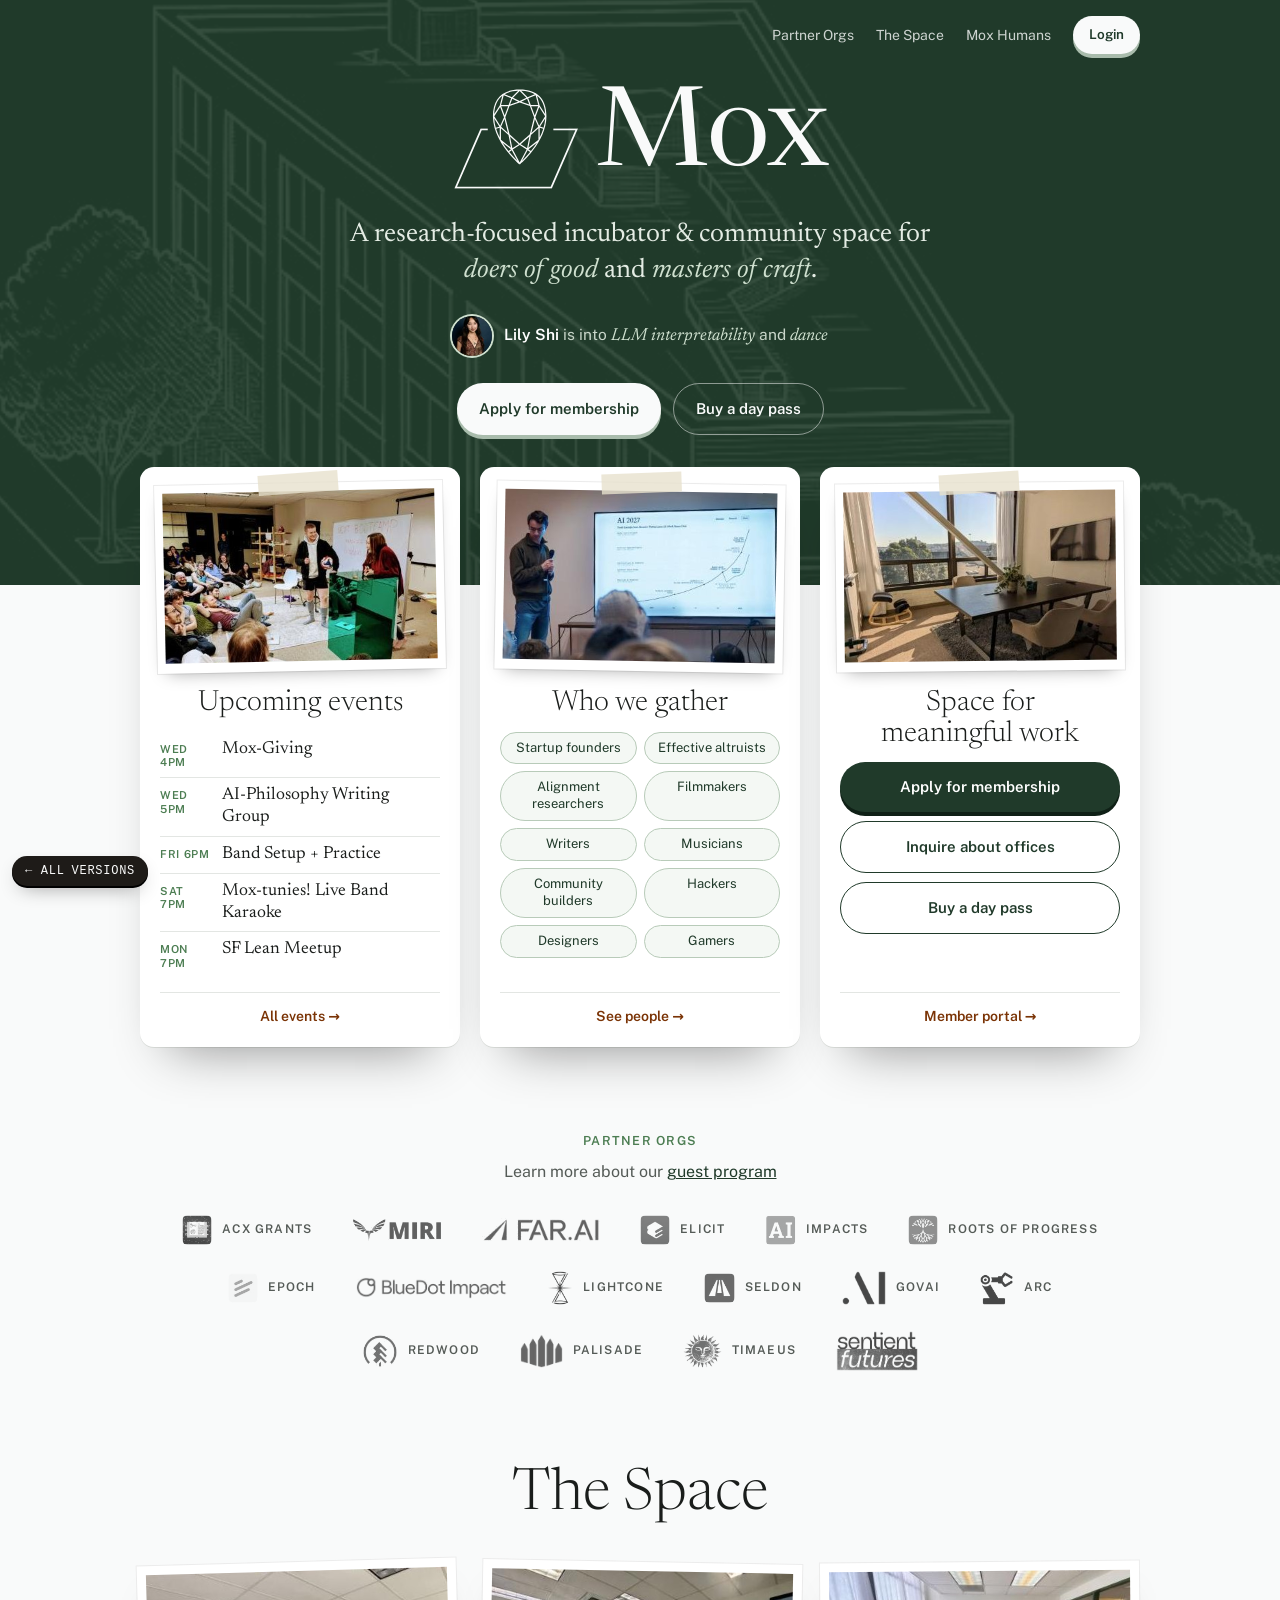
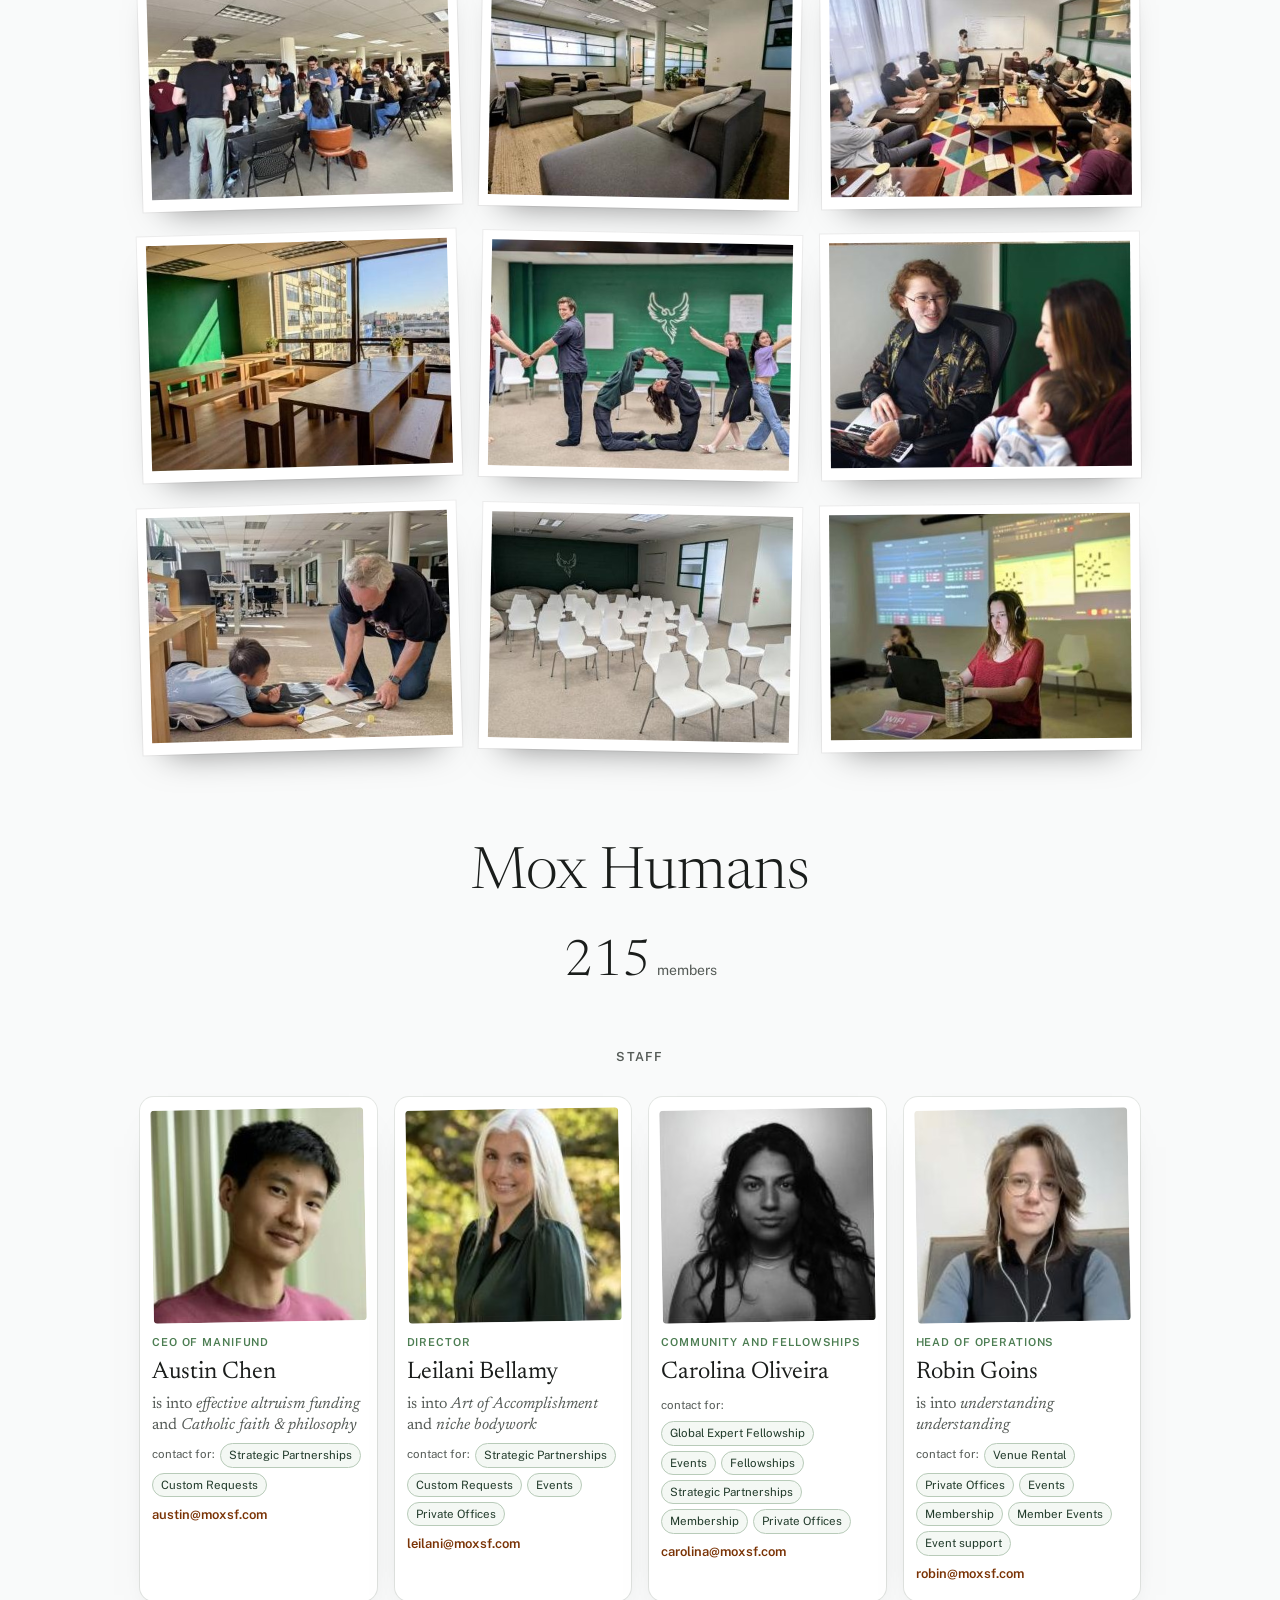
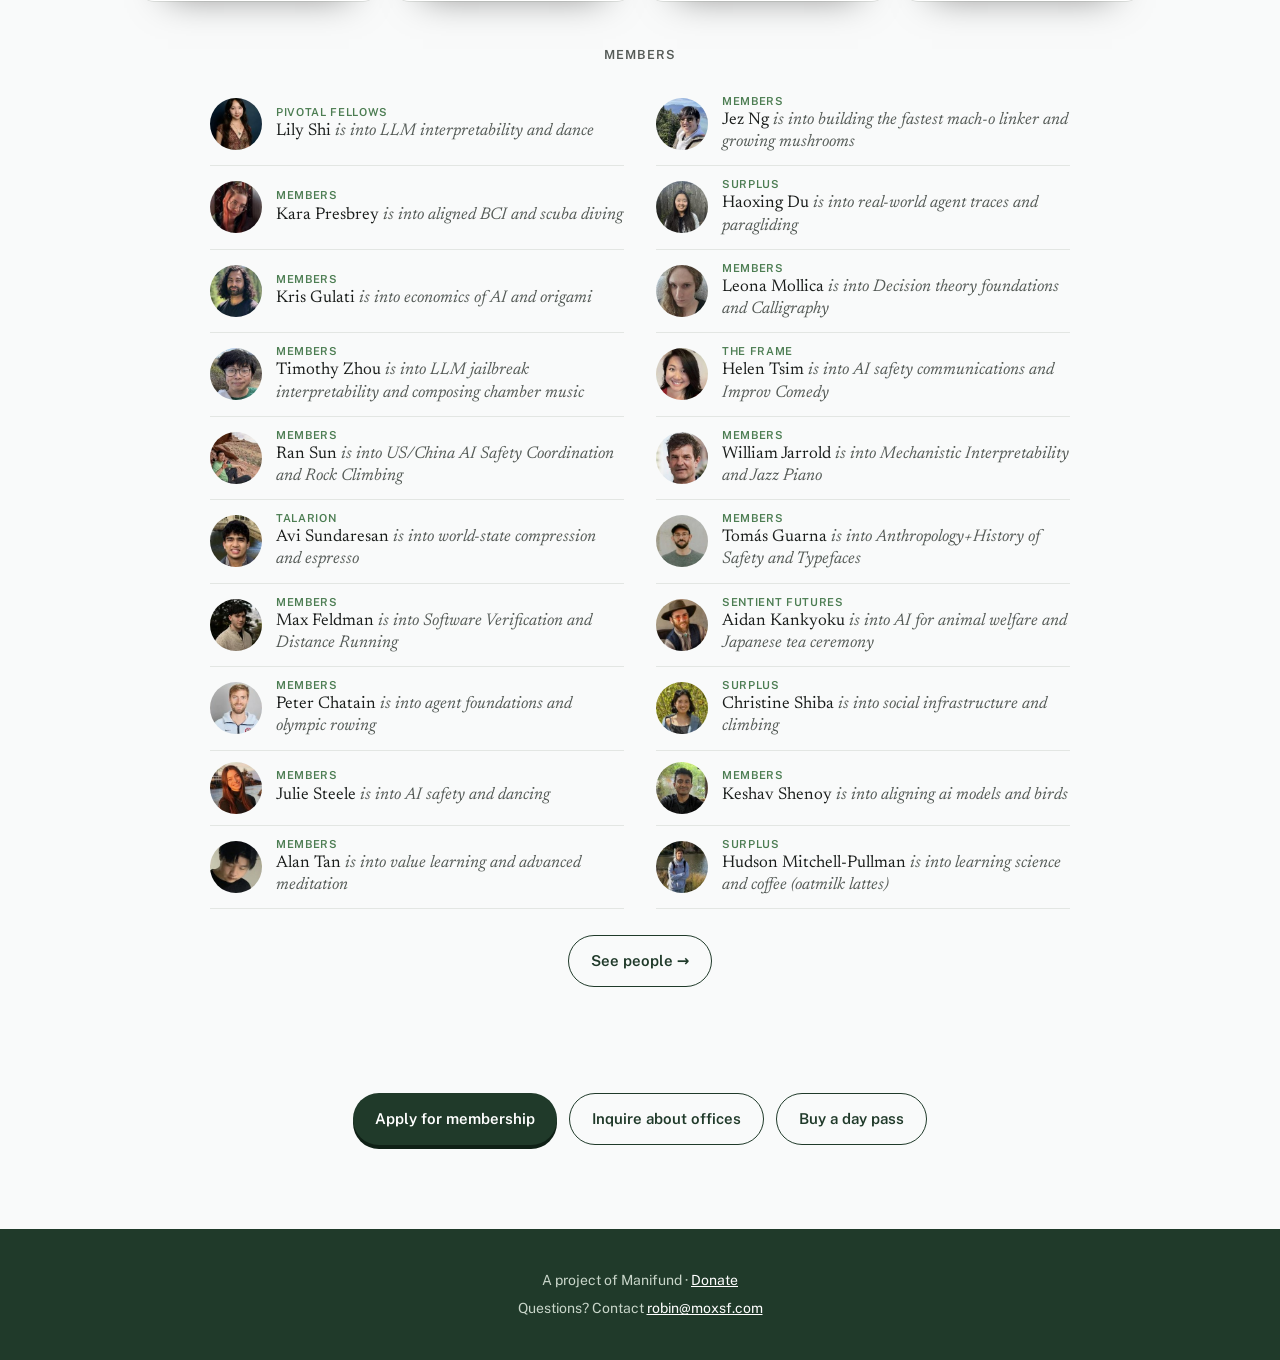
<file: prototypes/c2.html>
<!doctype html>
<html lang="en">
<head>
<meta charset="utf-8">
<meta name="viewport" content="width=device-width, initial-scale=1, viewport-fit=cover">
<title>Mox · C2 · The Commons</title>
<link rel="stylesheet" href="https://fonts.googleapis.com/css2?family=Newsreader:ital,opsz,wght@0,6..72,300;0,6..72,400;1,6..72,300;1,6..72,400&family=Public+Sans:wght@400;500;600&display=swap">
<style>
/* Layout: today's centered column on the storefront green. The drawing glows faintly behind the lockup; the three cards sit on the green edge like notices on a door. */
:root{
  --paper:#F9FAFA; --stone:#E0E1E2; --ink:#1A1D1B; --ink-2:#555B57; --rule:#E3E6E3;
  --green:#4C7D52; --forest:#203A2A; --mint:#CFE0CF; --rust:#7A3305; --signal:#EB5809;
  --serif:"Newsreader",Georgia,serif; --sans:"Public Sans",system-ui,sans-serif;
  color-scheme:light;
}
*{box-sizing:border-box}
html{scroll-behavior:smooth}
body{margin:0;background:var(--paper);color:var(--ink);font-family:var(--sans);font-size:16px;line-height:1.6;-webkit-font-smoothing:antialiased}
a{color:inherit}
img{max-width:100%;display:block}
.col{max-width:1040px;margin:0 auto;padding-left:max(20px,env(safe-area-inset-left,0px));padding-right:max(20px,env(safe-area-inset-right,0px))}
h1,h2,h3{font-family:var(--serif);font-weight:300;margin:0;line-height:1.05;text-wrap:balance}
.kick{font-size:12.5px;font-weight:600;letter-spacing:.1em;text-transform:uppercase;color:var(--green)}
:focus-visible{outline:2px solid var(--signal);outline-offset:3px}

.btn{display:inline-flex;align-items:center;justify-content:center;gap:10px;padding:13px 22px;border-radius:999px;font-weight:600;font-size:15px;text-decoration:none;transition:transform .15s,box-shadow .15s,background .2s}
.btn.primary{background:var(--paper);color:var(--forest);box-shadow:0 4px 0 #A9BCAC}
.btn.primary:hover{transform:translateY(-2px);box-shadow:0 6px 0 #A9BCAC}
.btn.primary:active{transform:translateY(3px);box-shadow:0 1px 0 #A9BCAC}
.btn.ghost{color:var(--paper);border:1.5px solid rgba(249,250,250,.5)}
.btn.ghost:hover{background:rgba(255,255,255,.08)}
.btn.green{background:var(--forest);color:#fff;box-shadow:0 4px 0 #0F2016}
.btn.green:hover{transform:translateY(-2px);box-shadow:0 6px 0 #0F2016}
.btn.green:active{transform:translateY(3px);box-shadow:0 1px 0 #0F2016}
.btn.out{color:var(--forest);border:1.5px solid var(--forest)}
.btn.out:hover{background:#EEF3EE}

/* Green stage */
.stage{position:relative;background:var(--forest);color:var(--paper);overflow:hidden;padding-bottom:150px}
.sk{position:absolute;left:50%;top:-30px;width:min(1500px,170vw);aspect-ratio:690/600;transform:translateX(-50%);pointer-events:none}
.sk .lines{position:absolute;inset:0;background:var(--mint);opacity:.12;-webkit-mask:url(img/sketch.png) no-repeat center/contain;mask:url(img/sketch.png) no-repeat center/contain}
.top{position:relative;display:flex;justify-content:flex-end;align-items:center;gap:22px;padding-block:16px;font-size:14px}
.top a.l{text-decoration:none;opacity:.8}
.top a.l:hover{opacity:1}
.hero{position:relative;text-align:center;padding-block:14px 0}
.lockup{display:inline-flex;align-items:center;gap:16px;text-decoration:none}
.mark{width:128px;height:105px;background:var(--paper);-webkit-mask:url(img/mark.svg) no-repeat center/contain;mask:url(img/mark.svg) no-repeat center/contain}
.word{font-family:var(--serif);font-weight:400;font-size:110px;line-height:1}
.tag{font-family:var(--serif);font-size:clamp(21px,2.4vw,27px);line-height:1.35;max-width:26em;margin:18px auto 0;color:#E4ECE4}
.tag em{color:var(--mint);white-space:nowrap}
.now{margin:22px auto 0;max-width:36em;font-size:15.5px;color:#C9D6CA;min-height:3.2em}
.now .t{display:inline-block;font-size:11px;font-weight:600;letter-spacing:.12em;text-transform:uppercase;color:var(--forest);background:var(--mint);padding:3px 8px;border-radius:4px;margin-right:8px;vertical-align:1px}
.now b{color:#fff;font-weight:600}
.now i{font-family:var(--serif);font-size:17.5px;color:var(--mint)}
.now .sw{transition:opacity .5s,filter .5s}
.now.out .sw{opacity:0;filter:blur(3px)}
.ctas{display:flex;justify-content:center;flex-wrap:wrap;gap:12px;margin-top:22px}
@media (max-width:620px){.mark{width:72px;height:60px}.word{font-size:64px}.lockup{gap:10px}}

/* Three notices */
.three{position:relative;display:grid;grid-template-columns:repeat(3,1fr);gap:20px;margin-top:-118px;z-index:2}
.card{background:#fff;border-radius:14px;display:flex;flex-direction:column;min-width:0;box-shadow:0 30px 50px -30px rgba(0,0,0,.45),0 1px 0 var(--rule);transition:transform .3s cubic-bezier(.2,.8,.2,1)}
.card:hover{transform:translateY(-4px)}
.print{position:relative;margin:16px 16px 0;padding:8px 8px 10px;background:#fff;box-shadow:0 8px 18px -10px rgba(0,0,0,.4),0 0 0 1px #ECECEC;transform:rotate(-1.2deg);transition:transform .5s cubic-bezier(.2,.8,.2,1)}
.card:nth-child(2) .print{transform:rotate(1deg)}
.card:nth-child(3) .print{transform:rotate(-.6deg)}
.card:hover .print{transform:rotate(0)}
.print img{aspect-ratio:16/10;object-fit:cover;width:100%}
.tape{position:absolute;top:-10px;left:50%;width:80px;height:20px;margin-left:-40px;background:rgba(232,226,205,.8);transform:rotate(-3deg)}
.card .b{padding:18px 20px 20px;display:flex;flex-direction:column;flex:1}
.card h3{font-size:29px;text-align:center;margin-bottom:12px}
.card .body{flex:1}
.card .ft{margin-top:14px;padding-top:12px;border-top:1px solid var(--rule);text-align:center;font-size:14px;font-weight:600}
.card .ft a{color:var(--rust);text-decoration:none}
.card .ft a:hover{text-decoration:underline}
.ev{list-style:none;margin:0;padding:0}
.ev li{display:grid;grid-template-columns:52px 1fr;gap:10px;align-items:baseline;padding:7px 0;border-bottom:1px solid var(--rule);font-family:var(--serif);font-size:17.5px;line-height:1.25}
.ev li:last-child{border-bottom:0}
.ev .d{font-family:var(--sans);font-size:11px;font-weight:600;letter-spacing:.06em;color:var(--green)}
.pills{display:grid;grid-template-columns:1fr 1fr;gap:7px;align-content:start}
.pills span{text-align:center;line-height:1.3;font-size:13px;padding:7px 8px;border:1px solid #B8CBB9;border-radius:999px;color:var(--forest);background:#F4F8F4}
.steps{list-style:none;margin:0;padding:0;display:flex;flex-direction:column;gap:8px}
.steps a{display:grid;grid-template-columns:28px 1fr auto;gap:10px;align-items:center;padding:10px 12px;border:1px solid var(--rule);border-radius:10px;text-decoration:none;transition:background .2s,border-color .2s}
.steps a:hover{background:#F4F8F4;border-color:#B8CBB9}
.steps b{display:grid;place-items:center;width:28px;height:28px;border-radius:50%;background:var(--forest);color:#fff;font-family:var(--serif);font-weight:400}
.steps span{font-weight:600;font-size:14.5px}
.steps small{display:block;font-weight:400;color:var(--ink-2);font-size:12.5px}
.steps em{font-style:normal;color:var(--rust)}
.steps .main{background:var(--forest);border-color:var(--forest);color:#fff}
.steps .main b{background:var(--mint);color:var(--forest)}
.steps .main small{color:#C9D6CA}
.steps .main em{color:var(--mint)}
.steps .main:hover{background:#2B4A36}
@media (max-width:900px){.three{grid-template-columns:1fr;max-width:460px;margin-inline:auto}}

section{padding-block:84px 0;text-align:center}
section h2{font-size:clamp(36px,4.6vw,58px);margin-top:10px}
section h2 em{font-style:italic;color:var(--green)}
.sub{color:var(--ink-2);max-width:36em;margin:14px auto 0}
.quote{font-family:var(--serif);font-style:italic;font-weight:300;font-size:clamp(38px,5vw,66px);line-height:1.05;margin:14px auto 0;max-width:14em}
.quote span{color:var(--signal);font-style:normal}
.prints{display:flex;justify-content:center;gap:22px;margin-top:40px;flex-wrap:wrap}
.prints figure{margin:0;background:#fff;padding:10px 10px 12px;width:min(300px,100%);box-shadow:0 20px 36px -24px rgba(0,0,0,.55),0 0 0 1px #ECECEC;transition:transform .5s cubic-bezier(.2,.8,.2,1);animation:sway 10s ease-in-out infinite}
.prints figure:nth-child(1){transform:rotate(-3deg)}
.prints figure:nth-child(2){transform:rotate(1.5deg) translateY(14px);animation-delay:-3s}
.prints figure:nth-child(3){transform:rotate(-1deg);animation-delay:-6s}
.prints figure:hover{transform:rotate(0) scale(1.03);animation-play-state:paused}
@keyframes sway{0%,100%{rotate:0deg}50%{rotate:.7deg}}
.prints img{aspect-ratio:4/3;object-fit:cover;width:100%}
.prints figcaption{font-family:var(--serif);font-style:italic;color:var(--ink-2);margin-top:6px}
.stats{display:flex;justify-content:center;gap:40px;flex-wrap:wrap;margin-top:18px}
.stats div{font-size:14px;color:var(--ink-2)}
.stats b{font-family:var(--serif);font-weight:300;font-size:50px;color:var(--ink);margin-right:6px}
.humans{max-width:760px;margin:30px auto 0;text-align:left;display:grid;grid-template-columns:1fr 1fr;gap:0 32px}
.hm{display:grid;grid-template-columns:44px 1fr;gap:12px;align-items:center;padding:12px 0;border-bottom:1px solid var(--rule)}
.av{width:44px;height:44px;border-radius:50%;background:var(--mint);color:var(--forest);display:grid;place-items:center;font-family:var(--serif);font-size:17px}
.hm p{margin:0;font-family:var(--serif);font-size:17px;line-height:1.3}
.hm i{color:var(--ink-2)}
.hm small{display:block;font-family:var(--sans);font-size:11.5px;font-weight:600;letter-spacing:.06em;text-transform:uppercase;color:var(--green);margin-bottom:2px}
@media (max-width:700px){.humans{grid-template-columns:1fr}}
.end{margin-top:90px;background:var(--forest);color:var(--paper);text-align:center;padding-block:76px 0;position:relative;overflow:hidden}
.end h2{color:var(--paper);font-size:clamp(36px,4.6vw,58px)}
.end h2 em{color:var(--mint)}
.end .partners{margin-top:44px;padding-block:22px;border-top:1px solid rgba(255,255,255,.14);font-size:13px;color:#A9BCAC;line-height:1.9}
.end .partners b{color:#fff}
@media (prefers-reduced-motion:reduce){*{animation:none!important;transition:none!important}html{scroll-behavior:auto}}

/* Partner logos: monochrome strip, company colors on hover */
.logos{display:flex;flex-wrap:wrap;justify-content:center;align-items:center;gap:26px 40px;margin:30px auto 0;max-width:940px}
.lg{display:inline-flex;align-items:center;gap:10px;text-decoration:none;color:var(--lg-ink);font-family:var(--lg-font);font-size:13px;letter-spacing:.1em;text-transform:uppercase;transition:color .25s}
.lg img{height:34px;width:auto;display:block;filter:grayscale(1) contrast(1.05);opacity:.72;mix-blend-mode:multiply;transition:filter .3s,opacity .3s}
.lg.tile img{height:30px;border-radius:6px}
.lg.white img{height:24px;filter:brightness(0);opacity:.62}
.lg.bluedot img{height:22px}
.lg.sentient img{height:40px}
.lg:hover{color:var(--lg-hover)}
.lg:hover img{filter:none;opacity:1}
.lg.white:hover img{filter:brightness(0);opacity:.9}
.guest{margin-top:8px}
.guest a{color:var(--lg-hover)}
html,body{overflow-x:clip}

:root{--lg-ink:var(--ink-2);--lg-hover:var(--forest);--lg-font:var(--sans)}
.lg{font-weight:600;font-size:12px}
.now{display:flex;align-items:center;justify-content:center;gap:12px;flex-wrap:wrap}
.now img{width:40px;height:40px;border-radius:50%;object-fit:cover;box-shadow:0 0 0 2px var(--mint)}
.now .sw{display:inline-flex;align-items:center;gap:12px}
.who-pills{display:grid;grid-template-columns:1fr 1fr;gap:7px;align-content:start}
.who-pills span{text-align:center;line-height:1.3;font-size:13px;padding:7px 8px;border:1px solid #B8CBB9;border-radius:999px;color:var(--forest);background:#F4F8F4}
.ways{display:flex;flex-direction:column;gap:9px}
.ways .btn{justify-content:center}
.gal{display:grid;grid-template-columns:repeat(3,1fr);gap:26px 22px;margin-top:36px}
.gal figure{margin:0;background:#fff;padding:9px 9px 11px;box-shadow:0 20px 36px -24px rgba(0,0,0,.55),0 0 0 1px #ECECEC;transition:transform .5s cubic-bezier(.2,.8,.2,1)}
.gal figure:nth-child(3n+1){transform:rotate(-1.6deg)}
.gal figure:nth-child(3n+2){transform:rotate(1.1deg)}
.gal figure:nth-child(3n){transform:rotate(-.5deg)}
.gal figure:hover{transform:rotate(0) scale(1.03)}
.gal img{aspect-ratio:4/3;object-fit:cover;width:100%}
@media (max-width:620px){.gal{grid-template-columns:1fr 1fr;gap:14px}}
.staff{display:grid;grid-template-columns:repeat(4,1fr);gap:18px;margin-top:30px;text-align:left}
.sc{background:#fff;border-radius:14px;padding:12px 12px 16px;box-shadow:0 22px 36px -28px rgba(0,0,0,.5),0 0 0 1px var(--rule);display:flex;flex-direction:column;gap:8px;min-width:0;transition:transform .3s}
.sc:hover{transform:translateY(-4px)}
.sc .ph{position:relative;transform:rotate(-1deg);transition:transform .4s}
.sc:hover .ph{transform:rotate(0)}
.sc img{width:100%;aspect-ratio:1;object-fit:cover;border-radius:4px}
.sc .role{font-size:11px;font-weight:600;letter-spacing:.08em;color:var(--green);margin-top:4px}
.sc h4{margin:0;font-family:var(--serif);font-weight:400;font-size:24px;line-height:1.1}
.sc p{margin:0;font-family:var(--serif);font-size:16px;color:var(--ink-2);line-height:1.3}
.sc .tags{display:flex;flex-wrap:wrap;gap:5px;font-size:11.5px}
.sc .tags span{border:1px solid #B8CBB9;border-radius:999px;padding:2px 8px;color:var(--forest);background:#F4F8F4}
.sc .tags .k{border:0;background:none;padding:2px 0;color:var(--ink-2)}
.sc .mail{font-size:13px;font-weight:600;color:var(--rust)}
@media (max-width:900px){.staff{grid-template-columns:1fr 1fr}}
.mlist{max-width:860px;margin:18px auto 0;display:grid;grid-template-columns:1fr 1fr;gap:0 32px;text-align:left}
.hm{display:grid;grid-template-columns:52px 1fr;gap:14px;align-items:center;padding:11px 0;border-bottom:1px solid var(--rule)}
.hm img{width:52px;height:52px;border-radius:50%;object-fit:cover}
.hm p{margin:0;font-family:var(--serif);font-size:17px;line-height:1.3}
.hm i{color:var(--ink-2)}
.hm small{display:block;font-family:var(--sans);font-size:11px;font-weight:600;letter-spacing:.06em;text-transform:uppercase;color:var(--green);margin-bottom:2px}
@media (max-width:700px){.mlist{grid-template-columns:1fr}}
.grp{font-size:12.5px;font-weight:600;letter-spacing:.1em;text-transform:uppercase;color:var(--ink-2);margin-top:44px}
footer.ft2{background:var(--forest);color:#C9D6CA;text-align:center;font-size:14px;padding-block:40px}
footer.ft2 a{color:#fff}
</style>
</head>
<body>

<div class="stage">
  <div class="sk" aria-hidden="true"><div class="lines"></div></div>
  <div class="col top"><a class="l" href="#partners">Partner Orgs</a><a class="l" href="#space">The Space</a><a class="l" href="#humans">Mox Humans</a><a class="btn primary" href="#" style="padding:8px 16px;font-size:13.5px">Login</a></div>
  <header class="col hero">
    <a class="lockup" href="#" aria-label="Mox"><span class="mark" aria-hidden="true"></span><span class="word">Mox</span></a>
    <p class="tag">A research-focused incubator &amp; community space for <em>doers of good</em> and <em>masters of craft</em>.</p>
    <p class="now" id="now" aria-live="polite"><span class="sw"><img id="n-img" src="img/people/lily-shi.jpg" alt=""><span><b id="n0">Lily Shi</b> is into <i id="n1">LLM interpretability</i> and <i id="n2">dance</i></span></span></p>
    <div class="ctas"><a class="btn primary" href="#">Apply for membership</a><a class="btn ghost" href="#">Buy a day pass</a></div>
  </header>
</div>
<div class="col three">
  <article class="card"><div class="print"><span class="tape" aria-hidden="true"></span><img src="img/site-014.jpg" alt="A talk in the lounge"></div>
    <div class="b"><h3>Upcoming events</h3><ul class="ev body"><li><span class="d">WED 4PM</span>Mox-Giving</li><li><span class="d">WED 5PM</span>AI-Philosophy Writing Group</li><li><span class="d">FRI 6PM</span>Band Setup + Practice</li><li><span class="d">SAT 7PM</span>Mox-tunies! Live Band Karaoke</li><li><span class="d">MON 7PM</span>SF Lean Meetup</li></ul><div class="ft"><a href="#">All events →</a></div></div></article>
  <article class="card"><div class="print"><span class="tape" aria-hidden="true"></span><img src="img/site-023.jpg" alt="A speaker presenting a chart"></div>
    <div class="b"><h3>Who we gather</h3><div class="who-pills body"><span>Startup founders</span><span>Effective altruists</span><span>Alignment researchers</span><span>Filmmakers</span><span>Writers</span><span>Musicians</span><span>Community builders</span><span>Hackers</span><span>Designers</span><span>Gamers</span></div><div class="ft"><a href="#humans">See people →</a></div></div></article>
  <article class="card"><div class="print"><span class="tape" aria-hidden="true"></span><img src="img/site-003.jpg" alt="A meeting room with a city view"></div>
    <div class="b"><h3>Space for meaningful work</h3><div class="ways body"><a class="btn green" href="#">Apply for membership</a><a class="btn out" href="#">Inquire about offices</a><a class="btn out" href="#">Buy a day pass</a></div><div class="ft"><a href="#">Member portal →</a></div></div></article>
</div>
<main class="col">
  <section id="partners">
    <div class="kick">Partner Orgs</div>
    <p class="sub guest">Learn more about our <a href="#">guest program</a></p>
    <div class="logos"><a class="lg tile" href="https://manifund.org/acx-grants"><img src="img/logo/acx.png" alt="ACX Grants"><span>ACX Grants</span></a><a class="lg white" href="https://intelligence.org/"><img src="img/logo/miri.png" alt="MIRI"></a><a class="lg white" href="https://far.ai/"><img src="img/logo/far.png" alt="FAR.AI"></a><a class="lg tile" href="https://elicit.com/"><img src="img/logo/elicit.png" alt="Elicit"><span>Elicit</span></a><a class="lg tile" href="https://aiimpacts.org/"><img src="img/logo/aiimpacts.png" alt="Impacts"><span>Impacts</span></a><a class="lg tile" href="https://rootsofprogress.org/"><img src="img/logo/rop.png" alt="Roots of Progress"><span>Roots of Progress</span></a><a class="lg tile" href="https://epoch.ai/"><img src="img/logo/epoch.png" alt="Epoch"><span>Epoch</span></a><a class="lg white bluedot" href="https://bluedot.org/"><img src="img/logo/bluedot.png" alt="BlueDot Impact"></a><a class="lg plain" href="https://www.lightconeinfrastructure.com/"><img src="img/logo/lightcone.png" alt="Lightcone"><span>Lightcone</span></a><a class="lg tile" href="https://seldonlab.com/"><img src="img/logo/seldon.png" alt="Seldon"><span>Seldon</span></a><a class="lg plain" href="https://governance.ai/"><img src="img/logo/govai.png" alt="GovAI"><span>GovAI</span></a><a class="lg plain" href="https://www.alignment.org/"><img src="img/logo/arc.png" alt="ARC"><span>ARC</span></a><a class="lg plain" href="https://redwoodresearch.org/"><img src="img/logo/redwood.png" alt="Redwood"><span>Redwood</span></a><a class="lg plain" href="https://palisaderesearch.org/"><img src="img/logo/palisade.png" alt="Palisade"><span>Palisade</span></a><a class="lg plain" href="https://timaeus.co/"><img src="img/logo/timaeus.png" alt="Timaeus"><span>Timaeus</span></a><a class="lg plain sentient" href="https://www.sentientfutures.ai/"><img src="img/logo/sentient.png" alt="Sentient Futures"></a></div>
  </section>
  <section id="space">
    <h2>The Space</h2>
    <div class="gal"><figure><img src="img/site-024.jpg" alt="A crowded open floor during an event"></figure><figure><img src="img/site-002.jpg" alt="The lounge with grey sofas"></figure><figure><img src="img/site-026.jpg" alt="A reading group around a table on a colorful rug"></figure><figure><img src="img/site-007.jpg" alt="Wooden tables by sunny windows"></figure><figure><img src="img/site-021.jpg" alt="Members making letters with their bodies in front of the green wall"></figure><figure><img src="img/site-018.jpg" alt="Two members and a baby laughing"></figure><figure><img src="img/site-025.jpg" alt="A member and a kid playing a game on the floor"></figure><figure><img src="img/site-009.jpg" alt="White chairs set up for a talk"></figure><figure><img src="img/site-016.jpg" alt="A member working in front of a projected screen"></figure></div>
  </section>
  <section id="humans">
    <h2>Mox Humans</h2>
    <div class="stats"><div><b>215</b>members</div></div>
    <div class="grp">Staff</div>
    <div class="staff"><article class="sc"><div class="ph"><img src="img/people/austin-chen.jpg" alt="Austin Chen"></div><span class="role">CEO OF MANIFUND</span><h4>Austin Chen</h4><p>is into <i>effective altruism funding</i> and <i>Catholic faith &amp; philosophy</i></p><div class="tags"><span class="k">contact for:</span><span>Strategic Partnerships</span><span>Custom Requests</span></div><span class="mail">austin@moxsf.com</span></article><article class="sc"><div class="ph"><img src="img/people/leilani-bellamy.jpg" alt="Leilani Bellamy"></div><span class="role">DIRECTOR</span><h4>Leilani Bellamy</h4><p>is into <i>Art of Accomplishment</i> and <i>niche bodywork</i></p><div class="tags"><span class="k">contact for:</span><span>Strategic Partnerships</span><span>Custom Requests</span><span>Events</span><span>Private Offices</span></div><span class="mail">leilani@moxsf.com</span></article><article class="sc"><div class="ph"><img src="img/people/carolina-oliveira.jpg" alt="Carolina Oliveira"></div><span class="role">COMMUNITY AND FELLOWSHIPS</span><h4>Carolina Oliveira</h4><div class="tags"><span class="k">contact for:</span><span>Global Expert Fellowship</span><span>Events</span><span>Fellowships</span><span>Strategic Partnerships</span><span>Membership</span><span>Private Offices</span></div><span class="mail">carolina@moxsf.com</span></article><article class="sc"><div class="ph"><img src="img/people/robin-goins.jpg" alt="Robin Goins"></div><span class="role">HEAD OF OPERATIONS</span><h4>Robin Goins</h4><p>is into <i>understanding understanding</i></p><div class="tags"><span class="k">contact for:</span><span>Venue Rental</span><span>Private Offices</span><span>Events</span><span>Membership</span><span>Member Events</span><span>Event support</span></div><span class="mail">robin@moxsf.com</span></article></div>
    <div class="grp">Members</div>
    <div class="mlist"><div class="hm"><img src="img/people/lily-shi.jpg" alt="Lily Shi"><p><small>Pivotal Fellows</small>Lily Shi <i>is into LLM interpretability and dance</i></p></div><div class="hm"><img src="img/people/jez-ng.jpg" alt="Jez Ng"><p><small>Members</small>Jez Ng <i>is into building the fastest mach-o linker and growing mushrooms</i></p></div><div class="hm"><img src="img/people/kara-presbrey.jpg" alt="Kara Presbrey"><p><small>Members</small>Kara Presbrey <i>is into aligned BCI and scuba diving</i></p></div><div class="hm"><img src="img/people/haoxing-du.jpg" alt="Haoxing Du"><p><small>Surplus</small>Haoxing Du <i>is into real-world agent traces and paragliding</i></p></div><div class="hm"><img src="img/people/kris-gulati.jpg" alt="Kris Gulati"><p><small>Members</small>Kris Gulati <i>is into economics of AI and origami</i></p></div><div class="hm"><img src="img/people/leona-mollica.jpg" alt="Leona Mollica"><p><small>Members</small>Leona Mollica <i>is into Decision theory foundations and Calligraphy</i></p></div><div class="hm"><img src="img/people/timothy-zhou.jpg" alt="Timothy Zhou"><p><small>Members</small>Timothy Zhou <i>is into LLM jailbreak interpretability and composing chamber music</i></p></div><div class="hm"><img src="img/people/helen-tsim.jpg" alt="Helen Tsim"><p><small>The Frame</small>Helen Tsim <i>is into AI safety communications and Improv Comedy</i></p></div><div class="hm"><img src="img/people/ran-sun.jpg" alt="Ran Sun"><p><small>Members</small>Ran Sun <i>is into US/China AI Safety Coordination and Rock Climbing</i></p></div><div class="hm"><img src="img/people/william-jarrold.jpg" alt="William Jarrold"><p><small>Members</small>William Jarrold <i>is into Mechanistic Interpretability and Jazz Piano</i></p></div><div class="hm"><img src="img/people/avi-sundaresan.jpg" alt="Avi Sundaresan"><p><small>Talarion</small>Avi Sundaresan <i>is into world-state compression and espresso</i></p></div><div class="hm"><img src="img/people/tomas-guarna.jpg" alt="Tomás Guarna"><p><small>Members</small>Tomás Guarna <i>is into Anthropology+History of Safety and Typefaces</i></p></div><div class="hm"><img src="img/people/max-feldman.jpg" alt="Max Feldman"><p><small>Members</small>Max Feldman <i>is into Software Verification and Distance Running</i></p></div><div class="hm"><img src="img/people/aidan-kankyoku.jpg" alt="Aidan Kankyoku"><p><small>Sentient Futures</small>Aidan Kankyoku <i>is into AI for animal welfare and Japanese tea ceremony</i></p></div><div class="hm"><img src="img/people/peter-chatain.jpg" alt="Peter Chatain"><p><small>Members</small>Peter Chatain <i>is into agent foundations and olympic rowing</i></p></div><div class="hm"><img src="img/people/christine-shiba.jpg" alt="Christine Shiba"><p><small>Surplus</small>Christine Shiba <i>is into social infrastructure and climbing</i></p></div><div class="hm"><img src="img/people/julie-steele.jpg" alt="Julie Steele"><p><small>Members</small>Julie Steele <i>is into AI safety and dancing</i></p></div><div class="hm"><img src="img/people/keshav-shenoy.jpg" alt="Keshav Shenoy"><p><small>Members</small>Keshav Shenoy <i>is into aligning ai models and birds</i></p></div><div class="hm"><img src="img/people/alan-tan.jpg" alt="Alan Tan"><p><small>Members</small>Alan Tan <i>is into value learning and advanced meditation</i></p></div><div class="hm"><img src="img/people/hudson-mitchell-pullman.jpg" alt="Hudson Mitchell-Pullman"><p><small>Surplus</small>Hudson Mitchell-Pullman <i>is into learning science and coffee (oatmilk lattes)</i></p></div></div>
    <a class="btn out" href="#" style="margin-top:26px">See people →</a>
  </section>
  <section style="padding-bottom:84px">
    <div class="ctas"><a class="btn green" href="#">Apply for membership</a><a class="btn out" href="#">Inquire about offices</a><a class="btn out" href="#">Buy a day pass</a></div>
  </section>
</main>
<footer class="ft2"><div>A project of Manifund · <a href="#">Donate</a></div><div style="margin-top:6px">Questions? Contact <a href="#">robin@moxsf.com</a></div></footer>
<script>
(function(){
  var ppl=[["lily-shi", "Lily Shi", "LLM interpretability", "dance"], ["jez-ng", "Jez Ng", "building the fastest mach-o linker", "growing mushrooms"], ["kara-presbrey", "Kara Presbrey", "aligned BCI", "scuba diving"], ["haoxing-du", "Haoxing Du", "real-world agent traces", "paragliding"], ["kris-gulati", "Kris Gulati", "economics of AI", "origami"], ["leona-mollica", "Leona Mollica", "Decision theory foundations", "Calligraphy"], ["timothy-zhou", "Timothy Zhou", "LLM jailbreak interpretability", "composing chamber music"], ["helen-tsim", "Helen Tsim", "AI safety communications", "Improv Comedy"]];
  var el=document.getElementById('now'),i=0;
  if(matchMedia('(prefers-reduced-motion: reduce)').matches)return;
  setInterval(function(){el.classList.add('out');setTimeout(function(){i=(i+1)%ppl.length;var p=ppl[i];document.getElementById('n-img').src='img/people/'+p[0]+'.jpg';for(var k=0;k<3;k++)document.getElementById('n'+k).innerHTML=p[k+1];el.classList.remove('out')},550)},4600);
})();
</script>
<!--back--><a href="index.html" class="xback" onclick="if(document.referrer&&history.length>1){history.back();return false}" style="position:fixed;left:max(12px,env(safe-area-inset-left,0px));bottom:calc(14px + env(safe-area-inset-bottom,0px));z-index:9999;display:inline-flex;align-items:center;gap:7px;padding:9px 13px;border-radius:999px;background:#1E1B18;color:#F9FAFA;font:500 12px/1 'IBM Plex Mono',ui-monospace,monospace;letter-spacing:.06em;text-transform:uppercase;text-decoration:none;box-shadow:0 2px 0 #000,0 8px 20px -8px rgba(0,0,0,.45)">&larr; All<span> versions</span></a><style>@media (max-width:480px){.xback span{display:none}}@media print{.xback{display:none!important}}</style><!--/back--></body></html>
</file>
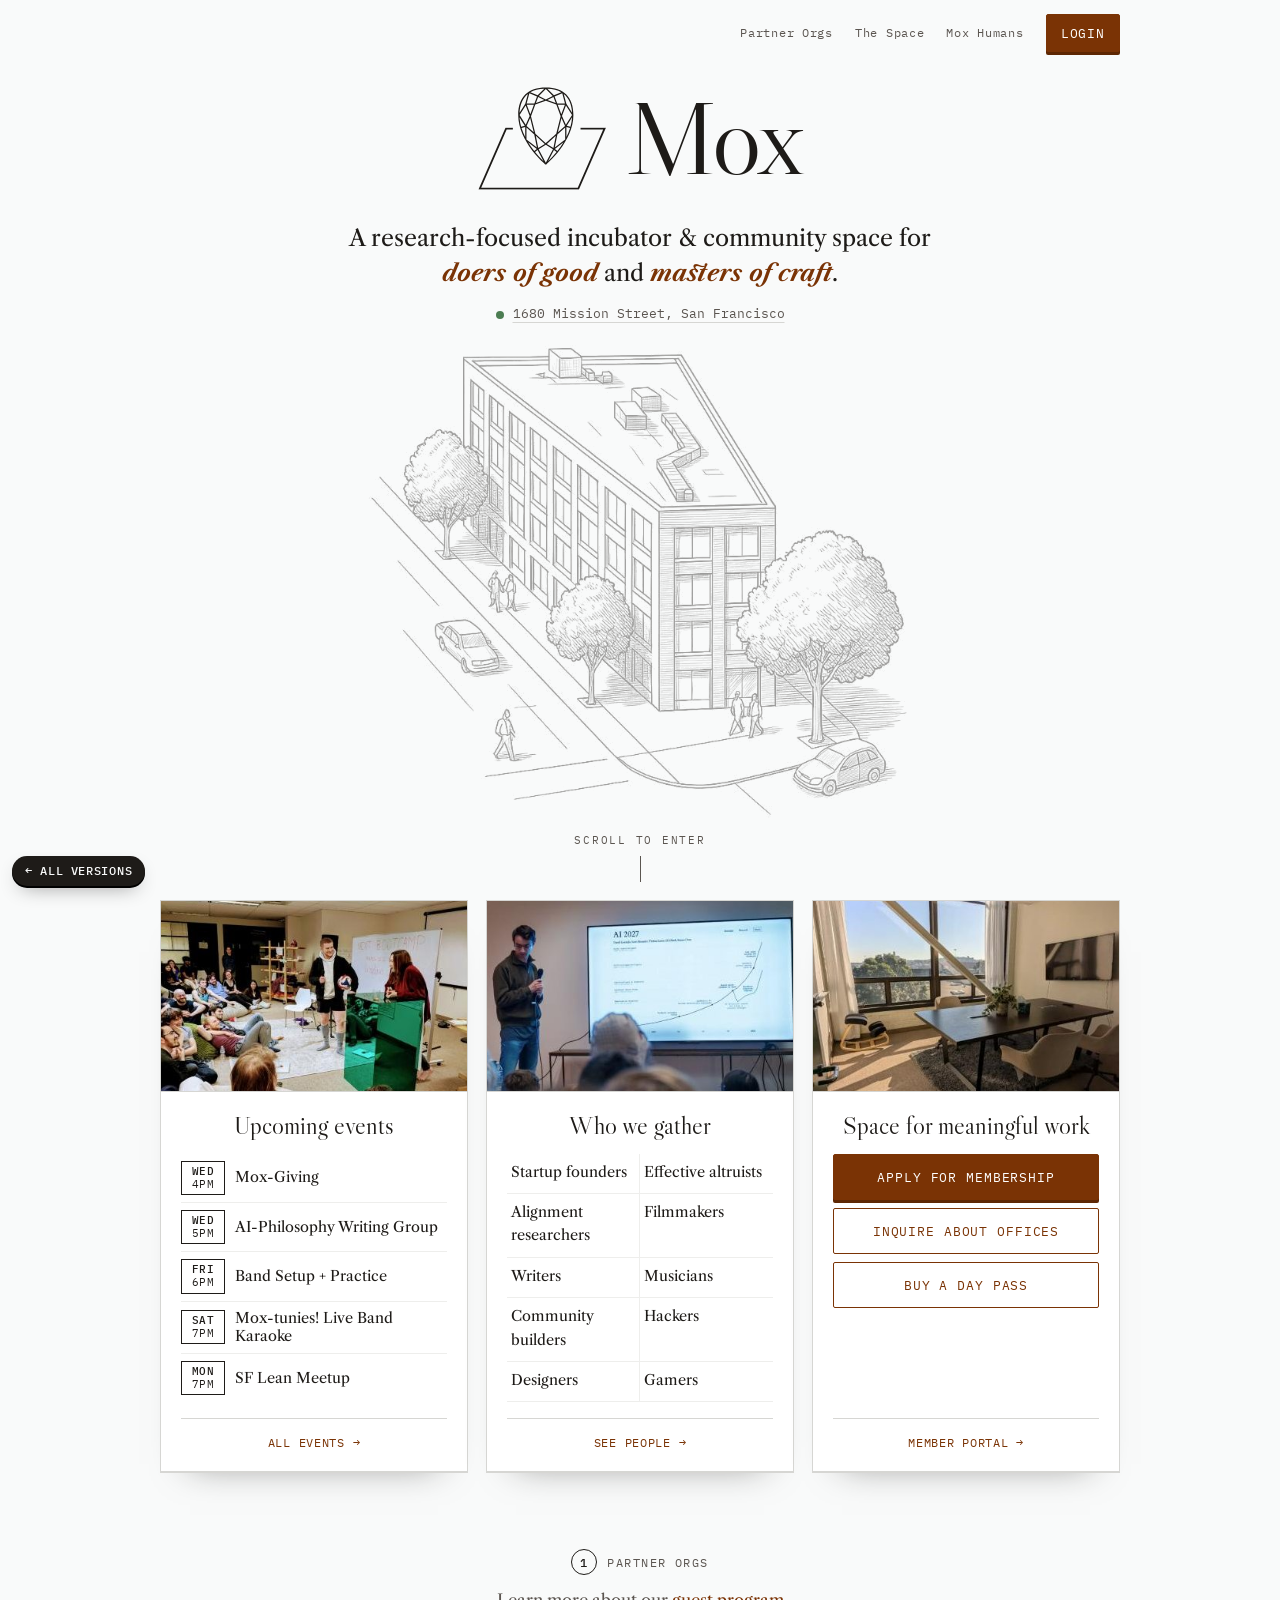
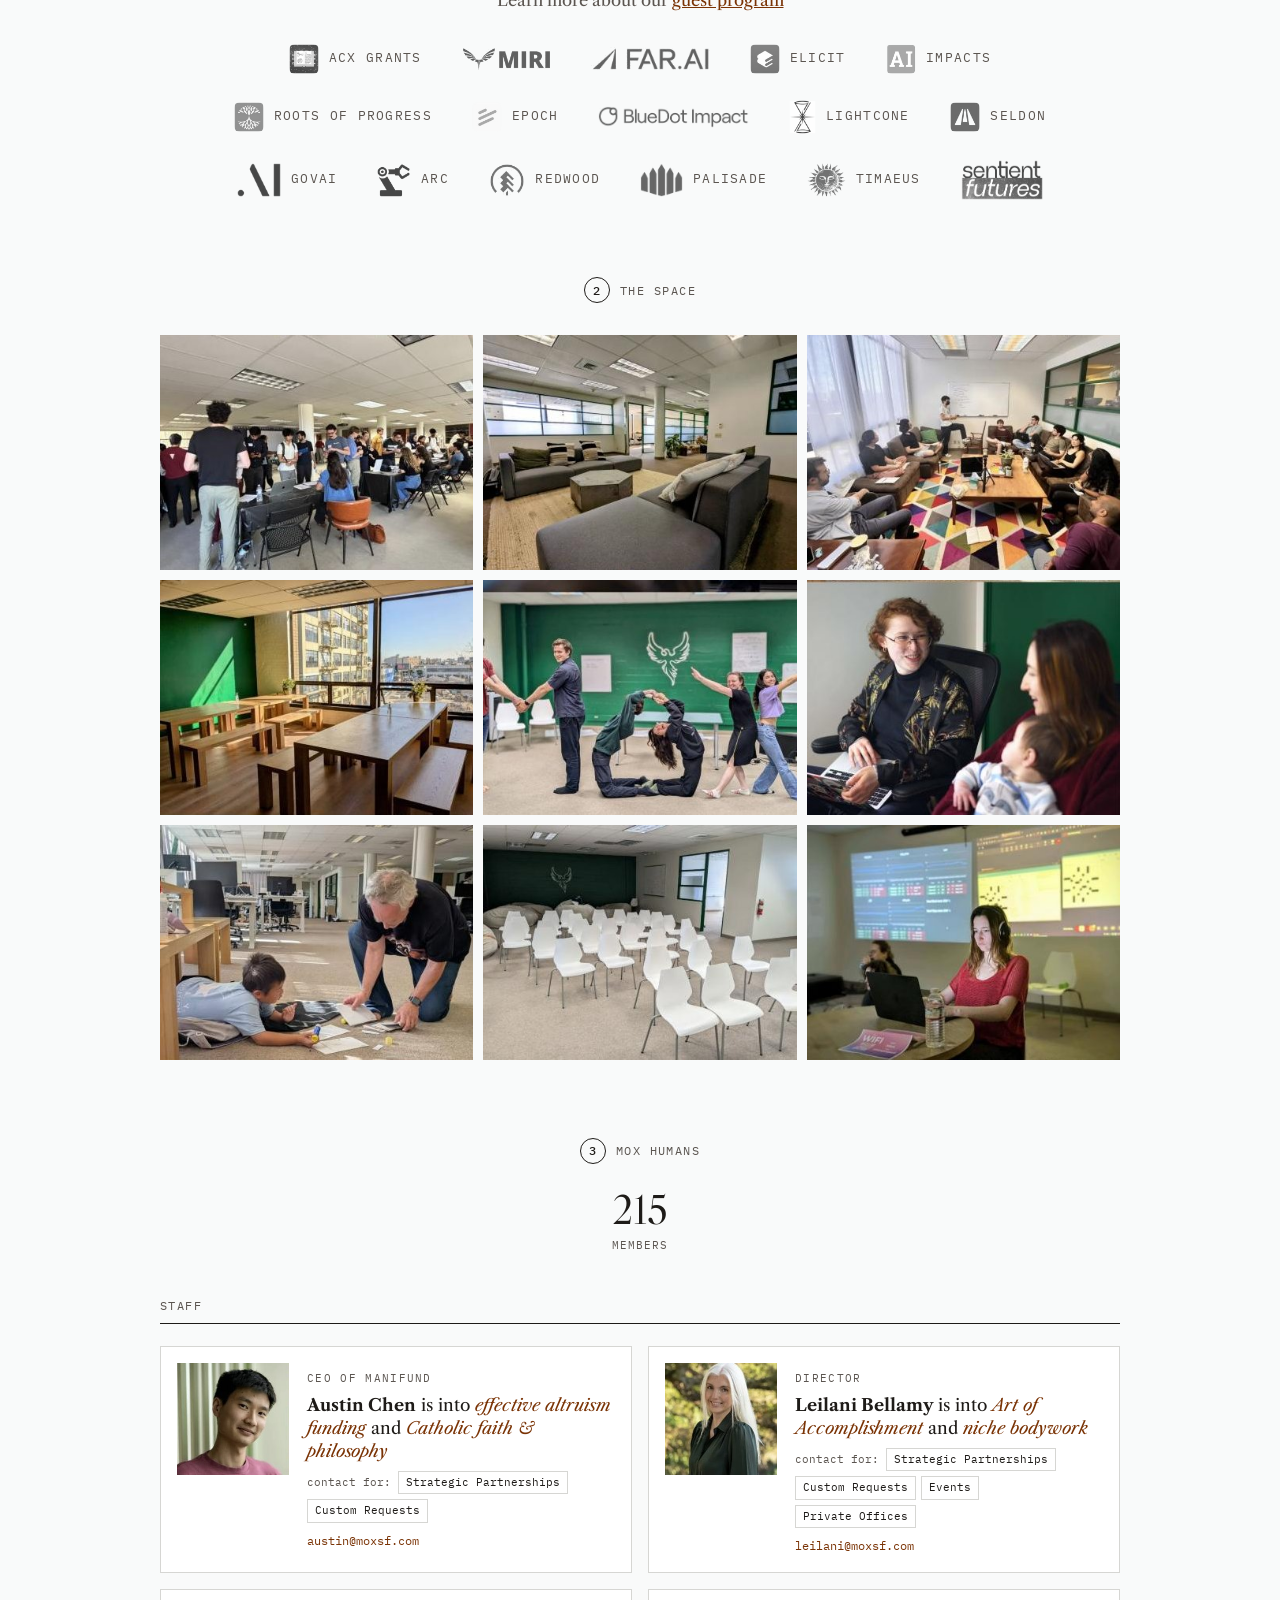
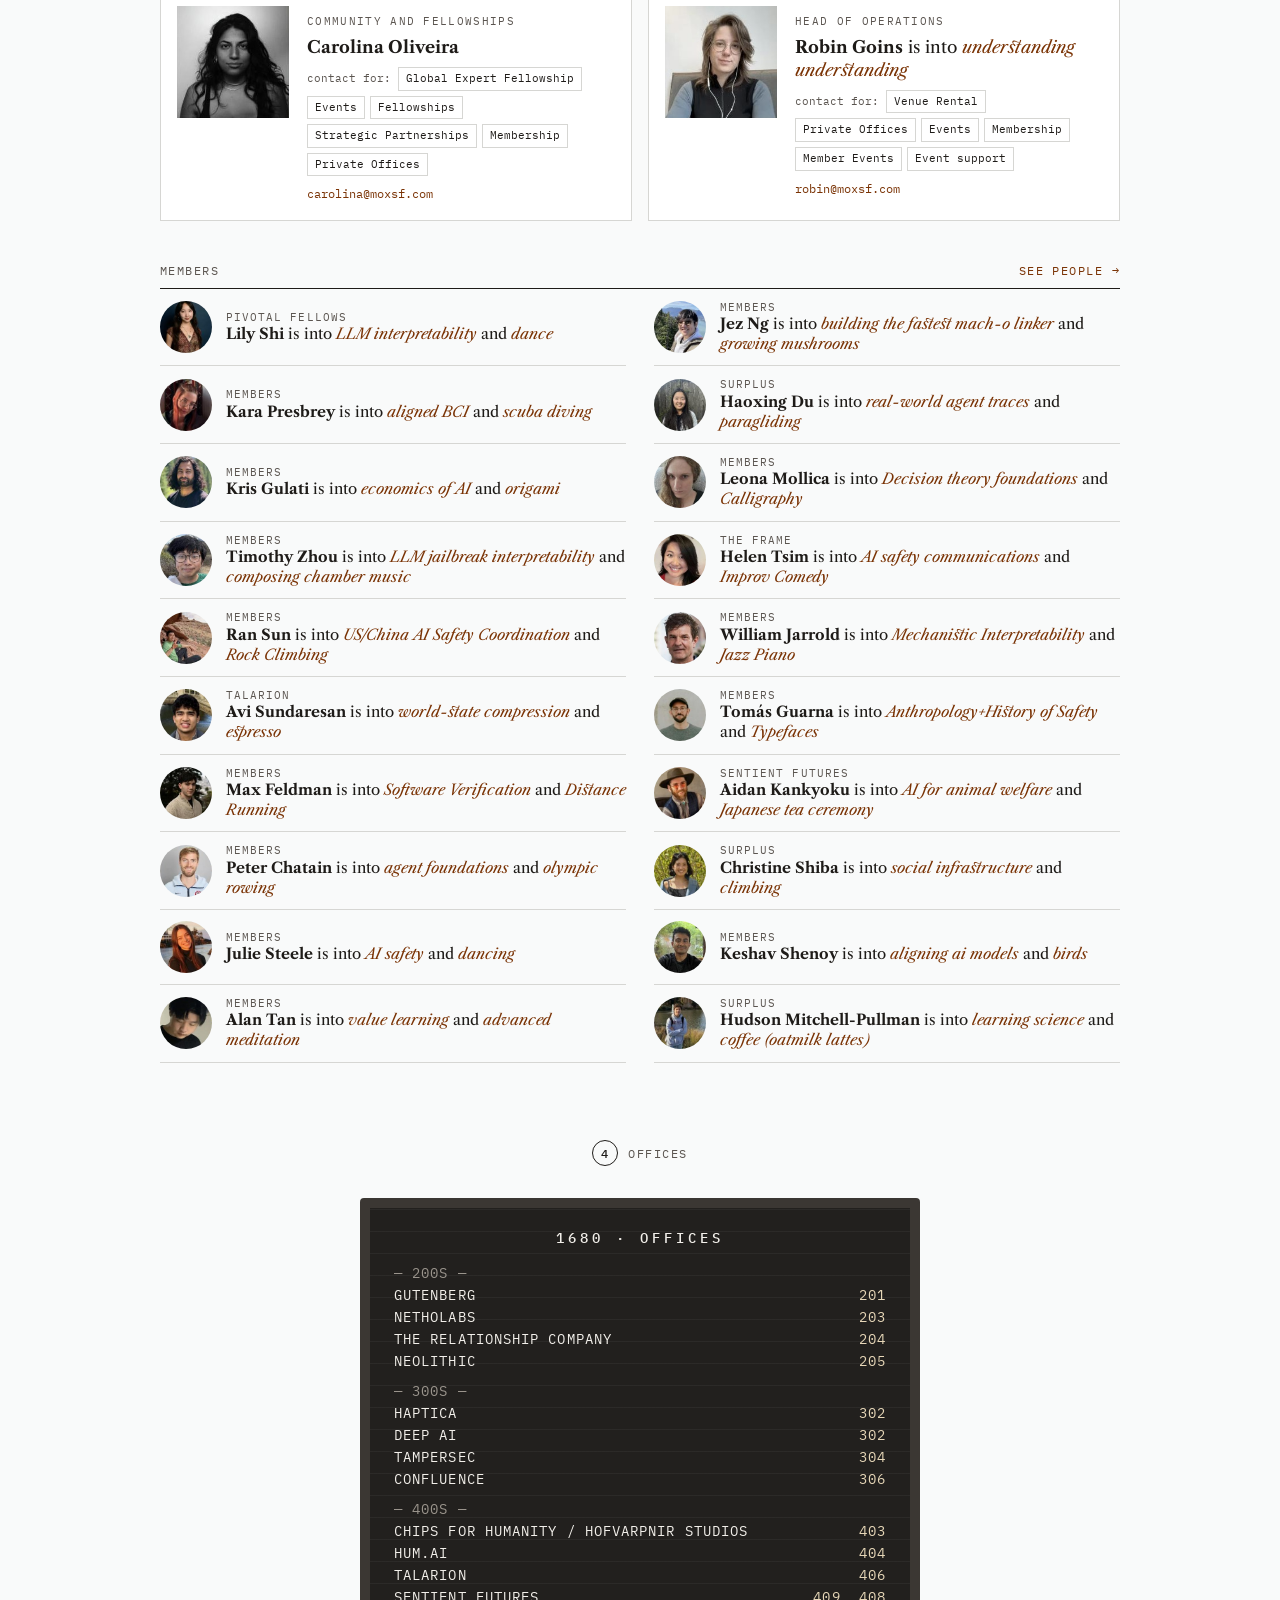
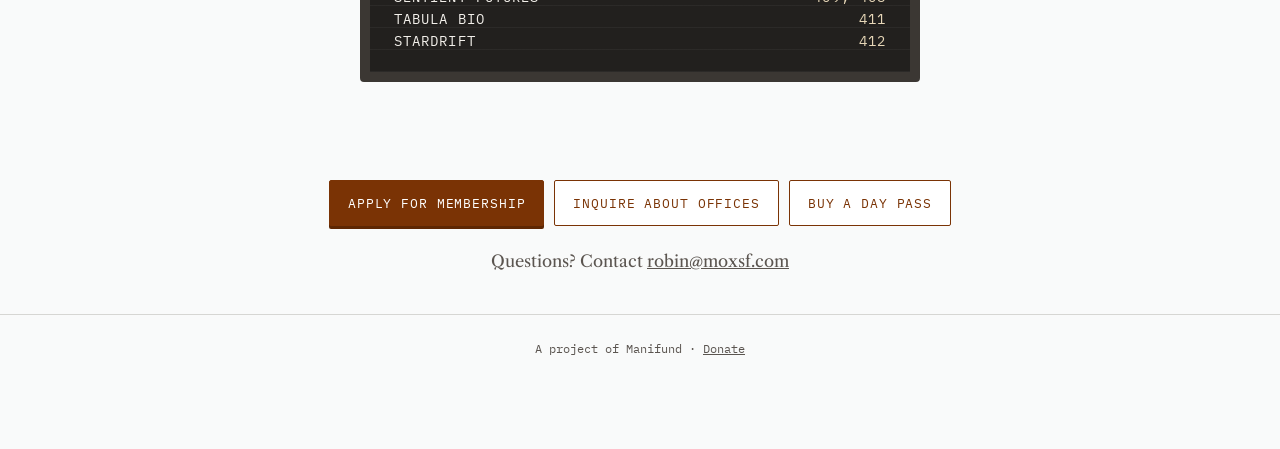
<file: prototypes/d2.html>
<!doctype html>
<html lang="en">
<head><script>document.documentElement.className="js"</script>
<meta charset="utf-8">
<meta name="viewport" content="width=device-width, initial-scale=1, viewport-fit=cover">
<title>Mox · D2 · The Building, in full</title>
<link rel="stylesheet" href="https://fonts.googleapis.com/css2?family=Libre+Caslon+Display&family=Libre+Caslon+Text:ital,wght@0,400;0,700;1,400;1,700&family=IBM+Plex+Mono:wght@400;500&display=swap">
<style>
/* Layout: one centered column, like today's moxsf.com. The building drawing sits behind the hero; the elevator indicator is the navigation. */
:root{
  --paper:#F9FAFA; --card:#FFFFFF; --concrete:#E0E1E2; --ink:#1E1B18; --ink-2:#5B5550; --rule:#D6D6D3;
  --rust:#7A3305; --rust-2:#5E2703; --signal:#EB5809; --green:#4C7D52;
  --display:"Libre Caslon Display","Libre Caslon Text",Georgia,serif;
  --text:"Libre Caslon Text",Georgia,serif;
  --mono:"IBM Plex Mono",ui-monospace,Menlo,monospace;
  color-scheme:light;
}
*{box-sizing:border-box}
html{scroll-behavior:smooth}
body{margin:0;background:var(--paper);color:var(--ink);font-family:var(--text);font-size:16.5px;line-height:1.6;-webkit-font-smoothing:antialiased}
a{color:inherit}
img{max-width:100%;display:block}
.col{max-width:1000px;margin:0 auto;padding-left:max(20px,env(safe-area-inset-left,0px));padding-right:max(20px,env(safe-area-inset-right,0px))}
.mono{font-family:var(--mono)}
h1,h2,h3{font-family:var(--display);font-weight:400;margin:0;line-height:1.1;text-wrap:balance}
:focus-visible{outline:2px solid var(--signal);outline-offset:3px}

.btn{display:inline-flex;align-items:center;justify-content:center;font-family:var(--mono);font-size:12.5px;letter-spacing:.07em;text-transform:uppercase;text-decoration:none;padding:12px 18px;border:1px solid var(--rust);border-radius:2px;transition:transform .12s,box-shadow .12s,background .2s}
.btn.solid{background:var(--rust);color:#fff;box-shadow:0 3px 0 var(--rust-2)}
.btn.solid:hover{background:#8A3B07}
.btn.solid:active{transform:translateY(3px);box-shadow:none}
.btn.line{color:var(--rust);background:var(--card)}
.btn.line:hover{background:#F6EEE8}

/* Top strip */
.top{display:flex;justify-content:flex-end;align-items:center;gap:22px;padding-block:14px;font-family:var(--mono);font-size:12px;letter-spacing:.06em;position:relative;z-index:2}
.top a.l{text-decoration:none;color:var(--ink-2)}
.top a.l:hover{color:var(--ink)}

/* Hero: centered lockup over the drawing */
.stage{position:relative;overflow:hidden;padding-bottom:8px}
.hero{position:relative;text-align:center;padding-block:18px 52px}
.bg{position:absolute;left:50%;top:-10px;width:min(1500px,170vw);aspect-ratio:690/600;transform:translateX(-50%);pointer-events:none}
.bg .lines{position:absolute;inset:0;background:var(--ink);opacity:.13;-webkit-mask:url(img/sketch.png) no-repeat center/contain;mask:url(img/sketch.png) no-repeat center/contain}
.win{position:absolute;background:#F3A35B;opacity:0;animation:glow 16s ease-in-out infinite}
@keyframes glow{0%,15%{opacity:0}30%,70%{opacity:.32}85%,100%{opacity:0}}
.fade{position:absolute;inset:auto 0 0 0;height:30%;background:linear-gradient(transparent,var(--paper))}
.hero .in{position:relative}
.lockup{display:inline-flex;align-items:center;gap:18px;text-decoration:none}
.mark{width:132px;height:108px;background:var(--ink);-webkit-mask:url(img/mark.svg) no-repeat center/contain;mask:url(img/mark.svg) no-repeat center/contain}
.word{font-family:var(--display);font-size:104px;line-height:1;letter-spacing:-.01em}
.tag{font-size:clamp(19px,2.1vw,23px);margin:22px auto 0;max-width:30em;line-height:1.5}
.tag em{font-weight:700;color:var(--rust);white-space:nowrap}
.addr{display:inline-flex;align-items:center;gap:9px;margin-top:14px;font-family:var(--mono);font-size:13px;color:var(--ink-2);text-decoration:underline;text-underline-offset:4px;text-decoration-color:var(--rule)}
.dot{width:8px;height:8px;border-radius:50%;background:var(--green);animation:pulse 3.2s ease-out infinite}
@keyframes pulse{0%{box-shadow:0 0 0 0 rgba(76,125,82,.45)}70%{box-shadow:0 0 0 9px rgba(76,125,82,0)}100%{box-shadow:0 0 0 0 rgba(76,125,82,0)}}
.ctas{display:flex;justify-content:center;flex-wrap:wrap;gap:10px;margin-top:28px}
@media (max-width:620px){.mark{width:76px;height:62px}.word{font-size:62px}.lockup{gap:10px}}

/* Three cards, all the same size */
.three{display:grid;grid-template-columns:repeat(3,1fr);gap:18px;position:relative;margin-top:-8px}
.card{background:var(--card);border:1px solid var(--rule);display:flex;flex-direction:column;min-width:0;box-shadow:0 1px 0 var(--rule),0 22px 34px -30px rgba(30,27,24,.5)}
.card .ph{aspect-ratio:16/10;overflow:hidden;border-bottom:1px solid var(--rule)}
.card .ph img{width:100%;height:100%;object-fit:cover;animation:drift 28s ease-in-out infinite alternate}
@keyframes drift{from{transform:scale(1.03)}to{transform:scale(1.09) translate(-1.5%,-1%)}}
.card .b{padding:20px 20px 18px;display:flex;flex-direction:column;flex:1;text-align:center}
.card h3{font-size:25px;margin-bottom:14px}
.card .body{flex:1;text-align:left}
.card .foot{margin-top:16px;padding-top:14px;border-top:1px solid var(--rule);font-family:var(--mono);font-size:12px;letter-spacing:.06em;text-transform:uppercase}
.card .foot a{color:var(--rust);text-decoration:none}
.card .foot a:hover{text-decoration:underline}
.ev{list-style:none;margin:0;padding:0}
.ev li{display:grid;grid-template-columns:44px 1fr;gap:10px;align-items:center;padding:7px 0;border-bottom:1px solid #EEEEEC;font-size:14.5px;line-height:1.3}
.ev li:last-child{border-bottom:0}
.ev .d{font-family:var(--mono);font-size:10.5px;letter-spacing:.06em;text-align:center;border:1px solid var(--ink);padding:3px 0;line-height:1.25}
.ev .d b{display:block;font-weight:500}
.card .who{text-align:center;display:grid;grid-template-columns:1fr 1fr;font-size:14.5px;text-align:center;align-content:start}
.who span{padding:7px 4px;border-bottom:1px solid #EEEEEC}
.who span:nth-child(odd){border-right:1px solid #EEEEEC}
.ways{display:flex;flex-direction:column;gap:8px}
.ways .btn{width:100%}
.ways .hint{font-size:13.5px;color:var(--ink-2);text-align:center;margin-top:4px}
@media (max-width:860px){.three{grid-template-columns:1fr;max-width:460px;margin-inline:auto}}

/* Sections */
section{padding-block:76px 0;text-align:center}
.floor{display:inline-flex;align-items:center;gap:10px;font-family:var(--mono);font-size:12px;letter-spacing:.12em;text-transform:uppercase;color:var(--ink-2)}
.floor b{display:inline-grid;place-items:center;width:26px;height:26px;border:1px solid var(--ink);border-radius:50%;color:var(--ink);font-weight:500}
section h2{font-size:clamp(32px,4vw,46px);margin-top:12px}
section .sub{color:var(--ink-2);max-width:34em;margin:12px auto 0}

/* Photo grid: one rhythm, no ragged edges */
.photos{display:grid;grid-template-columns:repeat(3,1fr);gap:10px;margin-top:32px}
.photos figure{margin:0;overflow:hidden;aspect-ratio:4/3;background:var(--concrete)}
.photos figure.tall{grid-row:span 2;aspect-ratio:auto}
.photos img{width:100%;height:100%;object-fit:cover;transition:transform .6s ease}
.photos figure:hover img{transform:scale(1.03)}
@media (max-width:620px){.photos{grid-template-columns:1fr 1fr}.photos figure.tall{grid-row:auto;aspect-ratio:4/3}}

/* Humans */
.quote{font-family:var(--display);font-size:clamp(26px,3.2vw,38px);line-height:1.25;max-width:22em;margin:26px auto 0;min-height:2.6em}
.quote .what{font-family:var(--text);font-style:italic;color:var(--rust)}
.quote span{transition:opacity .6s}
.quote.out span{opacity:0}
.humans{margin-top:34px;text-align:left;border-top:1px solid var(--ink)}
.h{display:grid;grid-template-columns:44px 1fr auto;gap:14px;align-items:center;padding:12px 0;border-bottom:1px solid var(--rule)}
.av{width:44px;height:44px;border-radius:50%;background:var(--concrete);display:grid;place-items:center;font-family:var(--mono);font-size:13px;color:var(--ink-2)}
.h .n{font-size:16px}
.h .n b{font-weight:700}
.h .n i{color:var(--rust)}
.h .r{font-family:var(--mono);font-size:11px;letter-spacing:.08em;text-transform:uppercase;color:var(--ink-2);text-align:right}
@media (max-width:560px){.h{grid-template-columns:44px 1fr}.h .r{grid-column:2;text-align:left}}
.counts{display:flex;justify-content:center;gap:36px;margin-top:24px;flex-wrap:wrap}
.counts b{display:block;font-family:var(--display);font-weight:400;font-size:42px;line-height:1}
.counts span{font-family:var(--mono);font-size:11px;letter-spacing:.1em;color:var(--ink-2)}

/* Directory board */
.board{max-width:560px;margin:32px auto 0;background:#22201E;border:10px solid #3B3733;border-radius:4px;padding:20px 24px;color:#F2EFEA;font-family:var(--mono);font-size:13.5px;letter-spacing:.08em;text-transform:uppercase;text-align:left;
  background-image:repeating-linear-gradient(0deg,rgba(255,255,255,.045) 0 1px,transparent 1px 22px)}
.board h4{margin:0 0 12px;font-weight:500;text-align:center;letter-spacing:.3em}
.board .row{display:flex;justify-content:space-between;gap:16px;line-height:22px}
.board .row span:last-child{color:#E7D7B8}
.board .fl{color:#9A948C;margin-top:8px}
.partners{display:flex;flex-wrap:wrap;justify-content:center;gap:8px 22px;margin-top:28px;font-family:var(--mono);font-size:12.5px;letter-spacing:.1em;text-transform:uppercase;color:var(--ink-2)}

.close{padding-block:80px;text-align:center}
.close h2{font-size:clamp(34px,4.4vw,52px)}
footer{border-top:1px solid var(--rule);padding-block:24px 90px;text-align:center;font-family:var(--mono);font-size:12px;color:var(--ink-2)}

/* Elevator indicator */
.elevator{position:fixed;right:max(16px,env(safe-area-inset-right,0px));bottom:calc(16px + env(safe-area-inset-bottom,0px));z-index:30;display:flex;align-items:center;gap:14px;padding:9px 16px;border-radius:6px;
  background:linear-gradient(180deg,#EDEEEF 0%,#C9CBCD 48%,#DADCDD 52%,#BFC1C3 100%);box-shadow:inset 0 1px 0 #fff,inset 0 -1px 0 #9FA2A5,0 10px 24px -12px rgba(0,0,0,.45);font-family:var(--mono)}
.elevator a{font-size:19px;line-height:1;text-decoration:none;color:#45484B;font-weight:500;transition:color .35s,text-shadow .35s}
.elevator a.on{color:var(--signal);text-shadow:0 0 8px rgba(235,88,9,.75)}
.elevator .lbl{font-size:10px;letter-spacing:.14em;color:#45484B;text-transform:uppercase;border-left:1px solid #A9ACAF;padding-left:12px;min-width:78px}
@media (prefers-reduced-motion:reduce){*{animation:none!important;transition:none!important}html{scroll-behavior:auto}}

/* Partner logos: monochrome strip, company colors on hover */
.logos{display:flex;flex-wrap:wrap;justify-content:center;align-items:center;gap:26px 40px;margin:30px auto 0;max-width:940px}
.lg{display:inline-flex;align-items:center;gap:10px;text-decoration:none;color:var(--lg-ink);font-family:var(--lg-font);font-size:13px;letter-spacing:.1em;text-transform:uppercase;transition:color .25s}
.lg img{height:34px;width:auto;display:block;filter:grayscale(1) contrast(1.05);opacity:.72;mix-blend-mode:multiply;transition:filter .3s,opacity .3s}
.lg.tile img{height:30px;border-radius:6px}
.lg.white img{height:24px;filter:brightness(0);opacity:.62}
.lg.bluedot img{height:22px}
.lg.sentient img{height:40px}
.lg:hover{color:var(--lg-hover)}
.lg:hover img{filter:none;opacity:1}
.lg.white:hover img{filter:brightness(0);opacity:.9}
.guest{margin-top:8px}
.guest a{color:var(--lg-hover)}
html,body{overflow-x:clip}

:root{--lg-ink:var(--ink-2);--lg-hover:var(--rust);--lg-font:var(--mono)}
.who-list{display:grid;grid-template-columns:1fr 1fr;font-size:14.5px;text-align:center}
.who-list span{padding:7px 4px;border-bottom:1px solid #EEEEEC}
.who-list span:nth-child(odd){border-right:1px solid #EEEEEC}
.photos{grid-template-columns:repeat(3,1fr)}
.photos figure{aspect-ratio:4/3}
.staff{display:grid;grid-template-columns:repeat(2,1fr);gap:16px;margin-top:22px;text-align:left}
.sc{display:grid;grid-template-columns:112px 1fr;gap:18px;background:var(--card);border:1px solid var(--rule);padding:16px;min-width:0}
.sc img{width:112px;height:112px;object-fit:cover;filter:grayscale(.15)}
.sc .role{font-family:var(--mono);font-size:11px;letter-spacing:.12em;color:var(--ink-2)}
.sc h4{font-family:var(--text);font-weight:400;font-size:17px;margin:4px 0 8px;line-height:1.35}
.sc h4 b{font-weight:700}
.sc h4 i{color:var(--rust)}
.tags{display:flex;flex-wrap:wrap;gap:5px;align-items:center;font-family:var(--mono);font-size:11px}
.tags .k{color:var(--ink-2);margin-right:2px}
.tags span:not(.k){border:1px solid var(--rule);padding:2px 7px;color:var(--ink)}
.sc .mail{display:block;margin-top:8px;font-family:var(--mono);font-size:12px;color:var(--rust)}
.grp{font-family:var(--mono);font-size:12px;letter-spacing:.12em;text-transform:uppercase;color:var(--ink-2);margin:40px 0 0;text-align:left;border-bottom:1px solid var(--ink);padding-bottom:8px;display:flex;justify-content:space-between}
.mem{display:grid;grid-template-columns:repeat(2,1fr);gap:0 28px;text-align:left}
.m{display:grid;grid-template-columns:52px 1fr;gap:14px;align-items:center;padding:11px 0;border-bottom:1px solid var(--rule);min-width:0}
.m img{width:52px;height:52px;border-radius:50%;object-fit:cover}
.m p{margin:0;font-size:15px;line-height:1.35}
.m b{font-weight:700}
.m i{color:var(--rust)}
.m small{display:block;font-family:var(--mono);font-size:10.5px;letter-spacing:.1em;text-transform:uppercase;color:var(--ink-2)}
@media (max-width:760px){.staff,.mem{grid-template-columns:1fr}.sc{grid-template-columns:84px 1fr}.sc img{width:84px;height:84px}}
footer a{color:inherit}
.arr{all:unset;cursor:pointer;display:grid;place-items:center;width:20px;height:22px;border-radius:3px}
.arr svg{width:11px;height:9px;fill:#45484B;transition:fill .3s,filter .3s}
.arr:hover svg{fill:#1E1B18}
.arr.lit svg{fill:var(--signal);filter:drop-shadow(0 0 4px rgba(235,88,9,.8))}
.arr:focus-visible{outline:2px solid var(--signal);outline-offset:2px}
@media (max-width:480px){.elevator{gap:11px;padding:8px 12px}.elevator .lbl{min-width:0}}

/* D2: the first screen is only the lockup, the tagline and the whole building. Content rises in as you scroll. */
.bg{position:fixed;left:50%;top:var(--bt,240px);width:var(--bw,600px);transform:translateX(-50%);z-index:0;transition:opacity .2s linear}
.bg .lines{opacity:.42}
.bg{opacity:var(--bo,1)}
.stage{overflow:visible;padding:0}
.hero{min-height:100vh;min-height:100svh;padding-block:18px 0;display:flex;flex-direction:column}
.hero .in{z-index:1}
.cue{margin-top:auto;padding-bottom:18px;display:flex;flex-direction:column;align-items:center;gap:6px;font-family:var(--mono);font-size:11px;letter-spacing:.16em;text-transform:uppercase;color:var(--ink-2);text-decoration:none;position:relative;z-index:1;transition:opacity .3s}
.cue i{display:block;width:1px;height:26px;background:var(--ink-2);transform-origin:top;animation:cue 2.8s ease-in-out infinite}
@keyframes cue{0%{transform:scaleY(0)}50%{transform:scaleY(1)}100%{transform:scaleY(1);opacity:0}}
.after{position:relative;z-index:1}
.three{margin-top:0}
.top{position:relative;z-index:2}
main,footer{position:relative;z-index:1}
footer{background:var(--paper)}
.board{position:relative}
.js .rv{opacity:0;transform:translateY(28px);transition:opacity .9s ease,transform .9s cubic-bezier(.2,.7,.2,1)}
.js .rv.in{opacity:1;transform:none}
.elevator{opacity:0;pointer-events:none;transition:opacity .4s}
.elevator.show{opacity:1;pointer-events:auto}
@media (prefers-reduced-motion:reduce){.js .rv{opacity:1;transform:none;transition:none}.cue i{animation:none;transform:none}.bg{transition:none}}
</style>
</head>
<body>

<div class="col top"><a class="l" href="#partners">Partner Orgs</a><a class="l" href="#space">The Space</a><a class="l" href="#humans">Mox Humans</a><a class="btn solid" href="#" style="padding:8px 14px">Login</a></div>
<div class="stage">
  <div class="bg" aria-hidden="true">
    <div class="lines"></div>
    <span class="win" style="left:57.2%;top:38.6%;width:5.9%;height:6%"></span>
    <span class="win" style="left:66%;top:48.2%;width:5.9%;height:6%;animation-delay:-6s"></span>
    <span class="win" style="left:57.2%;top:58.2%;width:5.9%;height:6%;animation-delay:-11s"></span>
    
  </div>
  <header class="hero"><div class="col in">
    <a class="lockup" href="#" aria-label="Mox"><span class="mark" aria-hidden="true"></span><span class="word">Mox</span></a>
    <p class="tag">A research-focused incubator &amp; community space for <em>doers of good</em> and <em>masters of craft</em>.</p>
    <a class="addr" href="#"><span class="dot" aria-hidden="true"></span>1680 Mission Street, San Francisco</a>
  </div><a class="cue" href="#enter" id="cue">Scroll to enter<i></i></a></header>
  <div class="col after" id="enter"><div class="three">
    <article class="card rv"><div class="ph"><img src="img/site-014.jpg" alt="A talk in the lounge"></div><div class="b"><h3>Upcoming events</h3><ul class="ev body"><li><span class="d"><b>WED</b>4PM</span>Mox-Giving</li><li><span class="d"><b>WED</b>5PM</span>AI-Philosophy Writing Group</li><li><span class="d"><b>FRI</b>6PM</span>Band Setup + Practice</li><li><span class="d"><b>SAT</b>7PM</span>Mox-tunies! Live Band Karaoke</li><li><span class="d"><b>MON</b>7PM</span>SF Lean Meetup</li></ul><div class="foot"><a href="#">All events →</a></div></div></article>
    <article class="card rv"><div class="ph"><img src="img/site-023.jpg" alt="A speaker presenting a chart" style="animation-delay:-9s"></div><div class="b"><h3>Who we gather</h3><div class="who-list body"><span>Startup founders</span><span>Effective altruists</span><span>Alignment researchers</span><span>Filmmakers</span><span>Writers</span><span>Musicians</span><span>Community builders</span><span>Hackers</span><span>Designers</span><span>Gamers</span></div><div class="foot"><a href="#humans">See people →</a></div></div></article>
    <article class="card rv"><div class="ph"><img src="img/site-003.jpg" alt="A meeting room with a city view" style="animation-delay:-16s"></div><div class="b"><h3>Space for meaningful work</h3><div class="ways body"><a class="btn solid" href="#">Apply for membership</a><a class="btn line" href="#">Inquire about offices</a><a class="btn line" href="#">Buy a day pass</a></div><div class="foot"><a href="#">Member portal →</a></div></div></article>
  </div></div>
</div>
<main class="col">
  <section id="partners" data-floor="1" data-name="Partner Orgs">
    <span class="rv floor"><b>1</b>Partner Orgs</span>
    <p class="rv sub guest">Learn more about our <a href="#">guest program</a></p>
    <div class="rv logos"><a class="lg tile" href="https://manifund.org/acx-grants"><img src="img/logo/acx.png" alt="ACX Grants"><span>ACX Grants</span></a><a class="lg white" href="https://intelligence.org/"><img src="img/logo/miri.png" alt="MIRI"></a><a class="lg white" href="https://far.ai/"><img src="img/logo/far.png" alt="FAR.AI"></a><a class="lg tile" href="https://elicit.com/"><img src="img/logo/elicit.png" alt="Elicit"><span>Elicit</span></a><a class="lg tile" href="https://aiimpacts.org/"><img src="img/logo/aiimpacts.png" alt="Impacts"><span>Impacts</span></a><a class="lg tile" href="https://rootsofprogress.org/"><img src="img/logo/rop.png" alt="Roots of Progress"><span>Roots of Progress</span></a><a class="lg tile" href="https://epoch.ai/"><img src="img/logo/epoch.png" alt="Epoch"><span>Epoch</span></a><a class="lg white bluedot" href="https://bluedot.org/"><img src="img/logo/bluedot.png" alt="BlueDot Impact"></a><a class="lg plain" href="https://www.lightconeinfrastructure.com/"><img src="img/logo/lightcone.png" alt="Lightcone"><span>Lightcone</span></a><a class="lg tile" href="https://seldonlab.com/"><img src="img/logo/seldon.png" alt="Seldon"><span>Seldon</span></a><a class="lg plain" href="https://governance.ai/"><img src="img/logo/govai.png" alt="GovAI"><span>GovAI</span></a><a class="lg plain" href="https://www.alignment.org/"><img src="img/logo/arc.png" alt="ARC"><span>ARC</span></a><a class="lg plain" href="https://redwoodresearch.org/"><img src="img/logo/redwood.png" alt="Redwood"><span>Redwood</span></a><a class="lg plain" href="https://palisaderesearch.org/"><img src="img/logo/palisade.png" alt="Palisade"><span>Palisade</span></a><a class="lg plain" href="https://timaeus.co/"><img src="img/logo/timaeus.png" alt="Timaeus"><span>Timaeus</span></a><a class="lg plain sentient" href="https://www.sentientfutures.ai/"><img src="img/logo/sentient.png" alt="Sentient Futures"></a></div>
  </section>
  <section id="space" data-floor="2" data-name="The Space">
    <span class="rv floor"><b>2</b>The Space</span>
    <div class="rv photos"><figure><img src="img/site-024.jpg" alt="A crowded open floor during an event"></figure><figure><img src="img/site-002.jpg" alt="The lounge with grey sofas"></figure><figure><img src="img/site-026.jpg" alt="A reading group around a table on a colorful rug"></figure><figure><img src="img/site-007.jpg" alt="Wooden tables by sunny windows"></figure><figure><img src="img/site-021.jpg" alt="Members making letters with their bodies in front of the green wall"></figure><figure><img src="img/site-018.jpg" alt="Two members and a baby laughing"></figure><figure><img src="img/site-025.jpg" alt="A member and a kid playing a game on the floor"></figure><figure><img src="img/site-009.jpg" alt="White chairs set up for a talk"></figure><figure><img src="img/site-016.jpg" alt="A member working in front of a projected screen"></figure></div>
  </section>
  <section id="humans" data-floor="3" data-name="Mox Humans">
    <span class="rv floor"><b>3</b>Mox Humans</span>
    <div class="rv counts"><div><b>215</b><span>MEMBERS</span></div></div>
    <div class="grp rv"><span>Staff</span></div>
    <div class="rv staff"><article class="sc"><img src="img/people/austin-chen.jpg" alt="Austin Chen"><div><span class="role">CEO OF MANIFUND</span><h4><b>Austin Chen</b> is into <i>effective altruism funding</i> and <i>Catholic faith &amp; philosophy</i></h4><div class="tags"><span class="k">contact for:</span><span>Strategic Partnerships</span><span>Custom Requests</span></div><span class="mail">austin@moxsf.com</span></div></article><article class="sc"><img src="img/people/leilani-bellamy.jpg" alt="Leilani Bellamy"><div><span class="role">DIRECTOR</span><h4><b>Leilani Bellamy</b> is into <i>Art of Accomplishment</i> and <i>niche bodywork</i></h4><div class="tags"><span class="k">contact for:</span><span>Strategic Partnerships</span><span>Custom Requests</span><span>Events</span><span>Private Offices</span></div><span class="mail">leilani@moxsf.com</span></div></article><article class="sc"><img src="img/people/carolina-oliveira.jpg" alt="Carolina Oliveira"><div><span class="role">COMMUNITY AND FELLOWSHIPS</span><h4><b>Carolina Oliveira</b> </h4><div class="tags"><span class="k">contact for:</span><span>Global Expert Fellowship</span><span>Events</span><span>Fellowships</span><span>Strategic Partnerships</span><span>Membership</span><span>Private Offices</span></div><span class="mail">carolina@moxsf.com</span></div></article><article class="sc"><img src="img/people/robin-goins.jpg" alt="Robin Goins"><div><span class="role">HEAD OF OPERATIONS</span><h4><b>Robin Goins</b> is into <i>understanding understanding</i></h4><div class="tags"><span class="k">contact for:</span><span>Venue Rental</span><span>Private Offices</span><span>Events</span><span>Membership</span><span>Member Events</span><span>Event support</span></div><span class="mail">robin@moxsf.com</span></div></article></div>
    <div class="grp rv"><span>Members</span><a href="#" style="color:var(--rust);text-decoration:none">See people →</a></div>
    <div class="rv mem"><div class="m"><img src="img/people/lily-shi.jpg" alt="Lily Shi"><p><small>Pivotal Fellows</small><b>Lily Shi</b> is into <i>LLM interpretability</i> and <i>dance</i></p></div><div class="m"><img src="img/people/jez-ng.jpg" alt="Jez Ng"><p><small>Members</small><b>Jez Ng</b> is into <i>building the fastest mach-o linker</i> and <i>growing mushrooms</i></p></div><div class="m"><img src="img/people/kara-presbrey.jpg" alt="Kara Presbrey"><p><small>Members</small><b>Kara Presbrey</b> is into <i>aligned BCI</i> and <i>scuba diving</i></p></div><div class="m"><img src="img/people/haoxing-du.jpg" alt="Haoxing Du"><p><small>Surplus</small><b>Haoxing Du</b> is into <i>real-world agent traces</i> and <i>paragliding</i></p></div><div class="m"><img src="img/people/kris-gulati.jpg" alt="Kris Gulati"><p><small>Members</small><b>Kris Gulati</b> is into <i>economics of AI</i> and <i>origami</i></p></div><div class="m"><img src="img/people/leona-mollica.jpg" alt="Leona Mollica"><p><small>Members</small><b>Leona Mollica</b> is into <i>Decision theory foundations</i> and <i>Calligraphy</i></p></div><div class="m"><img src="img/people/timothy-zhou.jpg" alt="Timothy Zhou"><p><small>Members</small><b>Timothy Zhou</b> is into <i>LLM jailbreak interpretability</i> and <i>composing chamber music</i></p></div><div class="m"><img src="img/people/helen-tsim.jpg" alt="Helen Tsim"><p><small>The Frame</small><b>Helen Tsim</b> is into <i>AI safety communications</i> and <i>Improv Comedy</i></p></div><div class="m"><img src="img/people/ran-sun.jpg" alt="Ran Sun"><p><small>Members</small><b>Ran Sun</b> is into <i>US/China AI Safety Coordination</i> and <i>Rock Climbing</i></p></div><div class="m"><img src="img/people/william-jarrold.jpg" alt="William Jarrold"><p><small>Members</small><b>William Jarrold</b> is into <i>Mechanistic Interpretability</i> and <i>Jazz Piano</i></p></div><div class="m"><img src="img/people/avi-sundaresan.jpg" alt="Avi Sundaresan"><p><small>Talarion</small><b>Avi Sundaresan</b> is into <i>world-state compression</i> and <i>espresso</i></p></div><div class="m"><img src="img/people/tomas-guarna.jpg" alt="Tomás Guarna"><p><small>Members</small><b>Tomás Guarna</b> is into <i>Anthropology+History of Safety</i> and <i>Typefaces</i></p></div><div class="m"><img src="img/people/max-feldman.jpg" alt="Max Feldman"><p><small>Members</small><b>Max Feldman</b> is into <i>Software Verification</i> and <i>Distance Running</i></p></div><div class="m"><img src="img/people/aidan-kankyoku.jpg" alt="Aidan Kankyoku"><p><small>Sentient Futures</small><b>Aidan Kankyoku</b> is into <i>AI for animal welfare</i> and <i>Japanese tea ceremony</i></p></div><div class="m"><img src="img/people/peter-chatain.jpg" alt="Peter Chatain"><p><small>Members</small><b>Peter Chatain</b> is into <i>agent foundations</i> and <i>olympic rowing</i></p></div><div class="m"><img src="img/people/christine-shiba.jpg" alt="Christine Shiba"><p><small>Surplus</small><b>Christine Shiba</b> is into <i>social infrastructure</i> and <i>climbing</i></p></div><div class="m"><img src="img/people/julie-steele.jpg" alt="Julie Steele"><p><small>Members</small><b>Julie Steele</b> is into <i>AI safety</i> and <i>dancing</i></p></div><div class="m"><img src="img/people/keshav-shenoy.jpg" alt="Keshav Shenoy"><p><small>Members</small><b>Keshav Shenoy</b> is into <i>aligning ai models</i> and <i>birds</i></p></div><div class="m"><img src="img/people/alan-tan.jpg" alt="Alan Tan"><p><small>Members</small><b>Alan Tan</b> is into <i>value learning</i> and <i>advanced meditation</i></p></div><div class="m"><img src="img/people/hudson-mitchell-pullman.jpg" alt="Hudson Mitchell-Pullman"><p><small>Surplus</small><b>Hudson Mitchell-Pullman</b> is into <i>learning science</i> and <i>coffee (oatmilk lattes)</i></p></div></div>
  </section>
  <section id="offices" data-floor="4" data-name="Offices">
    <span class="rv floor"><b>4</b>Offices</span>
    <div class="rv board" role="table" aria-label="Offices"><h4>1680 · OFFICES</h4><div class="row fl"><span>— 200s —</span><span></span></div><div class="row"><span>Gutenberg</span><span>201</span></div><div class="row"><span>Netholabs</span><span>203</span></div><div class="row"><span>The Relationship Company</span><span>204</span></div><div class="row"><span>Neolithic</span><span>205</span></div><div class="row fl"><span>— 300s —</span><span></span></div><div class="row"><span>Haptica</span><span>302</span></div><div class="row"><span>Deep AI</span><span>302</span></div><div class="row"><span>Tampersec</span><span>304</span></div><div class="row"><span>Confluence</span><span>306</span></div><div class="row fl"><span>— 400s —</span><span></span></div><div class="row"><span>Chips for Humanity / Hofvarpnir Studios</span><span>403</span></div><div class="row"><span>hum.ai</span><span>404</span></div><div class="row"><span>Talarion</span><span>406</span></div><div class="row"><span>Sentient Futures</span><span>409, 408</span></div><div class="row"><span>Tabula Bio</span><span>411</span></div><div class="row"><span>Stardrift</span><span>412</span></div></div>
  </section>
  <section class="close" style="padding-block:70px 40px">
    <div class="rv ctas"><a class="btn solid" href="#">Apply for membership</a><a class="btn line" href="#">Inquire about offices</a><a class="btn line" href="#">Buy a day pass</a></div>
    <p class="sub" style="margin-top:22px">Questions? Contact <a href="#">robin@moxsf.com</a></p>
  </section>
</main>
<footer>A project of Manifund · <a href="#">Donate</a></footer>
<nav class="elevator" aria-label="Sections">
  <button class="arr" id="aup" type="button" aria-label="Up one floor"><svg viewBox="0 0 10 8" aria-hidden="true"><path d="M5 0 10 8H0z"/></svg></button>
  <a href="#partners" data-f="1">1</a><a href="#space" data-f="2">2</a><a href="#humans" data-f="3">3</a><a href="#offices" data-f="4">4</a>
  <button class="arr" id="adn" type="button" aria-label="Down one floor"><svg viewBox="0 0 10 8" aria-hidden="true"><path d="M5 8 0 0h10z"/></svg></button>
  <span class="lbl" id="flbl">Lobby</span>
</nav>
<script>
(function(){
  var links=[].slice.call(document.querySelectorAll('.elevator a')),lbl=document.getElementById('flbl'),secs=[].slice.call(document.querySelectorAll('section[data-floor]'));
  function upd(){var mid=scrollY+innerHeight*.5,f=0,n='Lobby';secs.forEach(function(s){if(s.getBoundingClientRect().top+scrollY<=mid){f=+s.dataset.floor;n=s.dataset.name}});cur=f;links.forEach(function(a){a.classList.toggle('on',+a.dataset.f===f)});lbl.textContent=n}
  var up=document.getElementById('aup'),dn=document.getElementById('adn'),lastY=scrollY,cur=0,t;
  function floorTop(f){return f<=0?0:secs[f-1].getBoundingClientRect().top+scrollY-24}
  function go(f){f=Math.max(0,Math.min(secs.length,f));scrollTo({top:floorTop(f),behavior:matchMedia('(prefers-reduced-motion: reduce)').matches?'auto':'smooth'})}
  up.onclick=function(){go(cur+1)};dn.onclick=function(){go(cur-1)};
  function dir(){var y=scrollY;if(Math.abs(y-lastY)>2){up.classList.toggle('lit',y>lastY);dn.classList.toggle('lit',y<lastY);clearTimeout(t);t=setTimeout(function(){up.classList.remove('lit');dn.classList.remove('lit')},500)}lastY=y}
  addEventListener('scroll',function(){upd();dir()},{passive:true});upd();
})();
</script>

<script>
(function(){
  var root=document.documentElement,bg=document.querySelector('.bg'),txt=document.querySelector('.hero .in'),cue=document.getElementById('cue'),el=document.querySelector('.elevator');
  var reduce=matchMedia('(prefers-reduced-motion: reduce)').matches;
  var hero=document.querySelector('.hero');
  function layout(){
    if(scrollY<5) hero.style.minHeight=(innerHeight-hero.getBoundingClientRect().top)+'px';
    var top=txt.getBoundingClientRect().bottom+(scrollY>0?0:0)+18, room=innerHeight-top-(cue.offsetHeight+14);
    if(scrollY>0) top=parseFloat(root.style.getPropertyValue('--bt'))||top;
    var w=Math.min(innerWidth*0.96,1100,room*690/600);
    var t=top+Math.max(0,(room-w*600/690)/2);
    root.style.setProperty('--bw',w+'px');root.style.setProperty('--bt',t+'px');
  }
  function onScroll(){
    var p=Math.min(1,scrollY/(innerHeight*.8));
    root.style.setProperty('--bo',(1-.76*p).toFixed(3));
    cue.style.opacity=1-Math.min(1,p*3);
    el.classList.toggle('show',p>.6);
  }
  layout();onScroll();
  addEventListener('resize',function(){if(scrollY<5)layout()});
  addEventListener('scroll',onScroll,{passive:true});
  var items=[].slice.call(document.querySelectorAll('.rv'));
  if(reduce||!('IntersectionObserver' in window)){items.forEach(function(e){e.classList.add('in')});return}
  var io=new IntersectionObserver(function(es){es.forEach(function(e){if(e.isIntersecting){var d=0;if(e.target.classList.contains('card'))d=[].indexOf.call(e.target.parentNode.children,e.target)*140;e.target.style.transitionDelay=d+'ms';e.target.classList.add('in');io.unobserve(e.target)}})},{rootMargin:'0px 0px -12% 0px'});
  items.forEach(function(e){io.observe(e)});
})();
</script>
<!--back--><a href="index.html" class="xback" onclick="if(document.referrer&&history.length>1){history.back();return false}" style="position:fixed;left:max(12px,env(safe-area-inset-left,0px));bottom:calc(14px + env(safe-area-inset-bottom,0px));z-index:9999;display:inline-flex;align-items:center;gap:7px;padding:9px 13px;border-radius:999px;background:#1E1B18;color:#F9FAFA;font:500 12px/1 'IBM Plex Mono',ui-monospace,monospace;letter-spacing:.06em;text-transform:uppercase;text-decoration:none;box-shadow:0 2px 0 #000,0 8px 20px -8px rgba(0,0,0,.45)">&larr; All<span> versions</span></a><style>@media (max-width:480px){.xback span{display:none}}@media print{.xback{display:none!important}}</style><!--/back--></body></html>
</file>
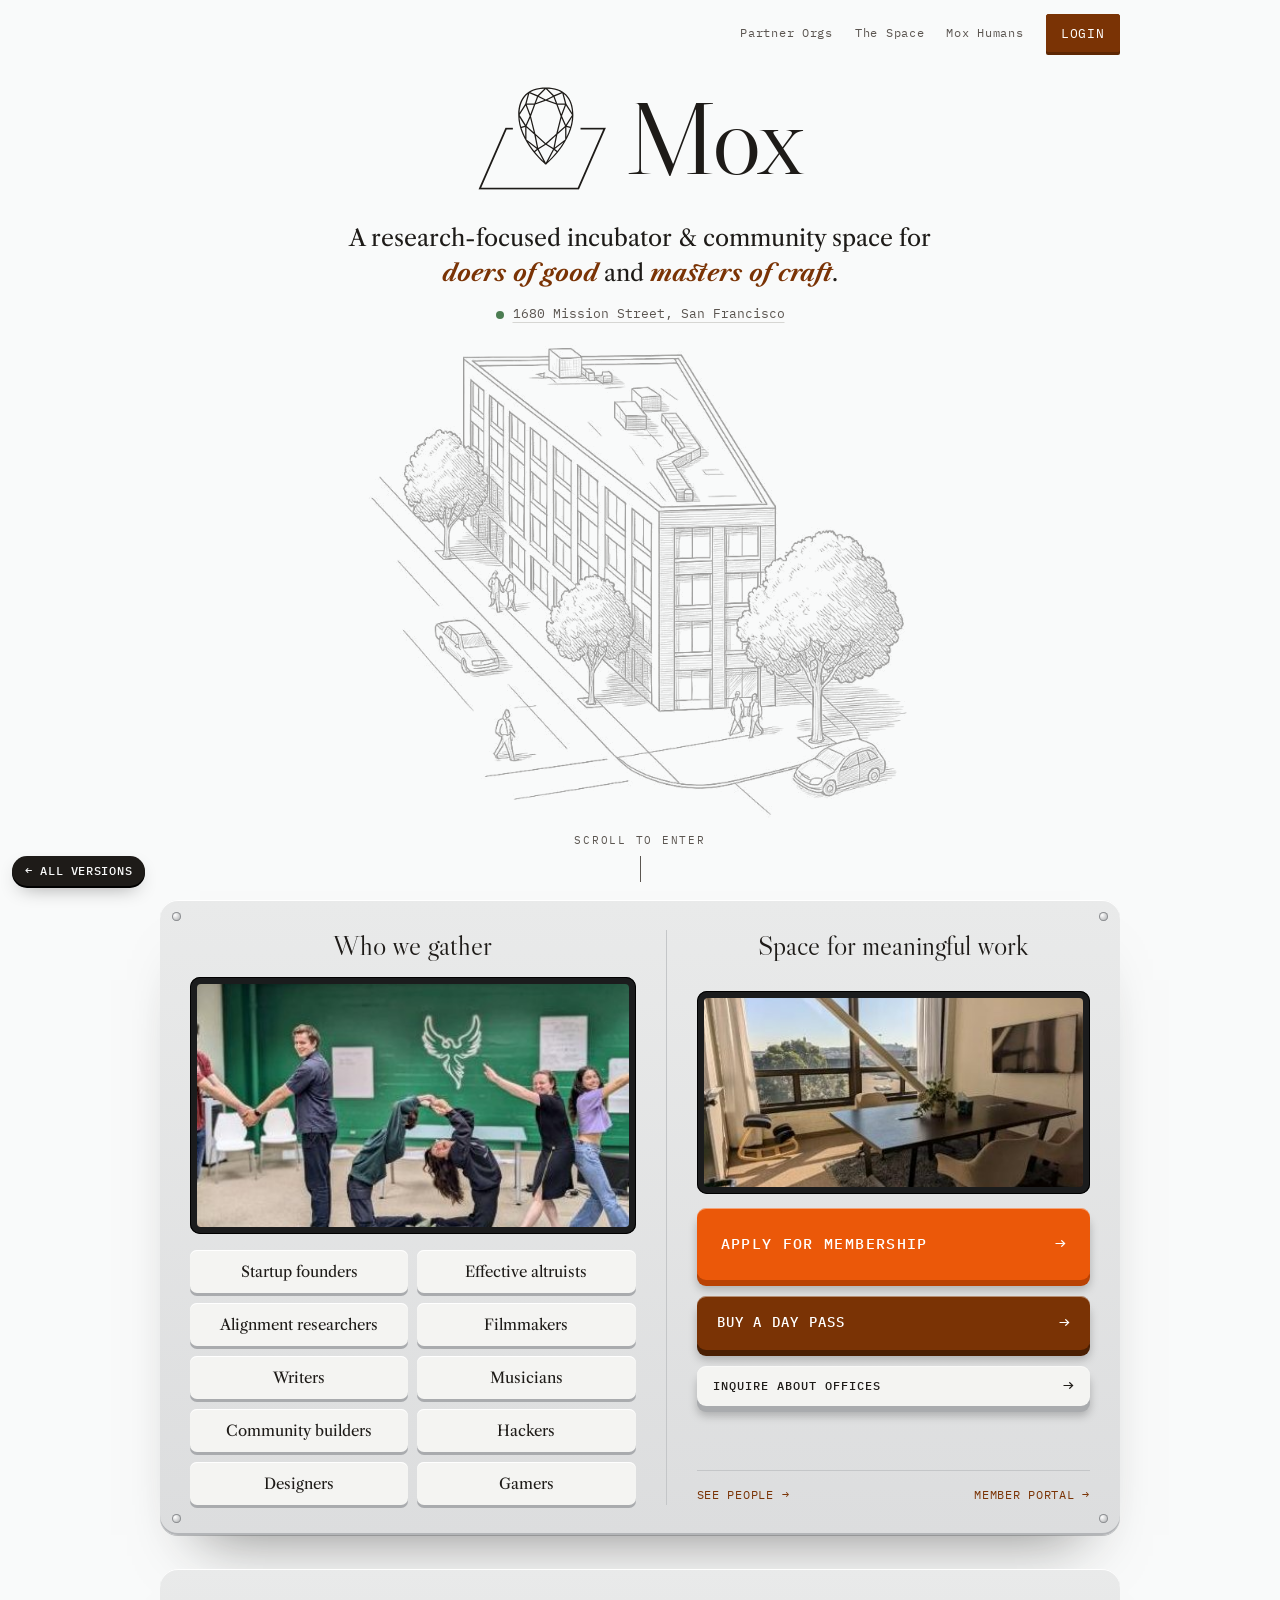
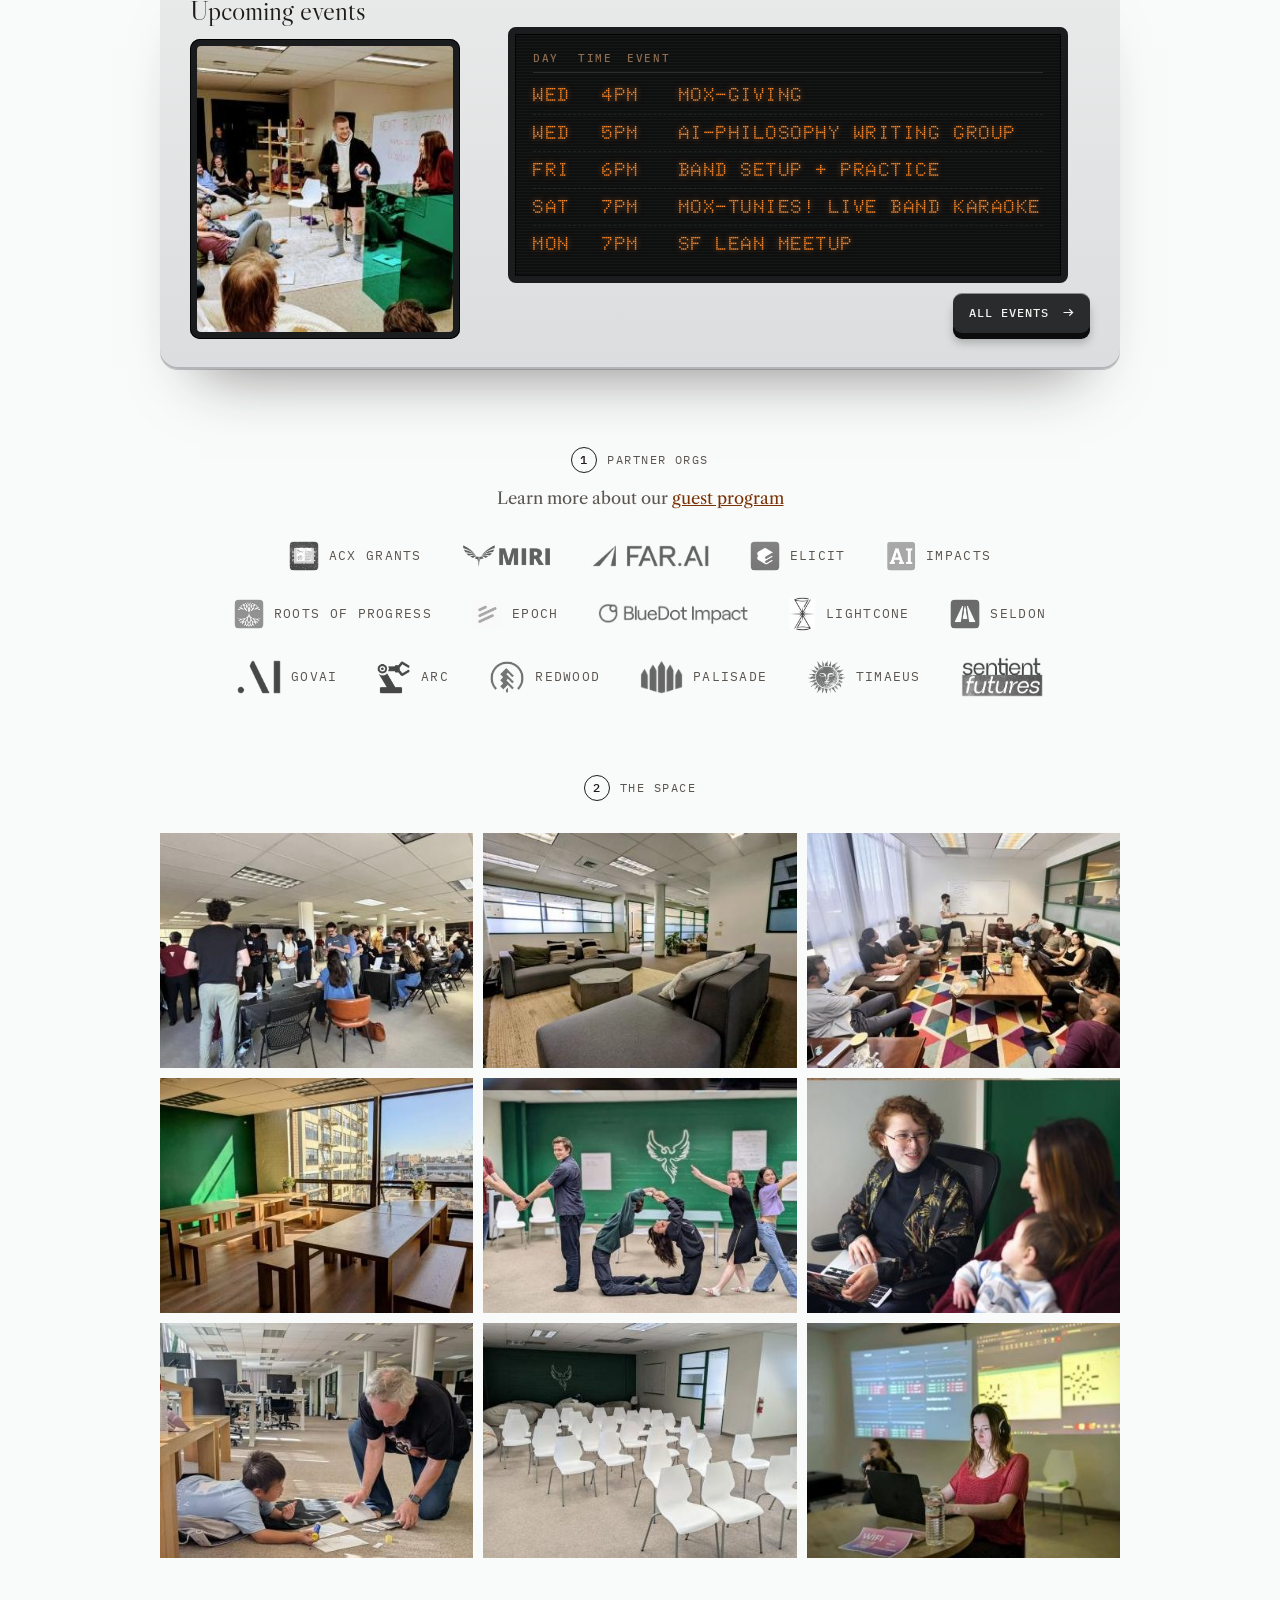
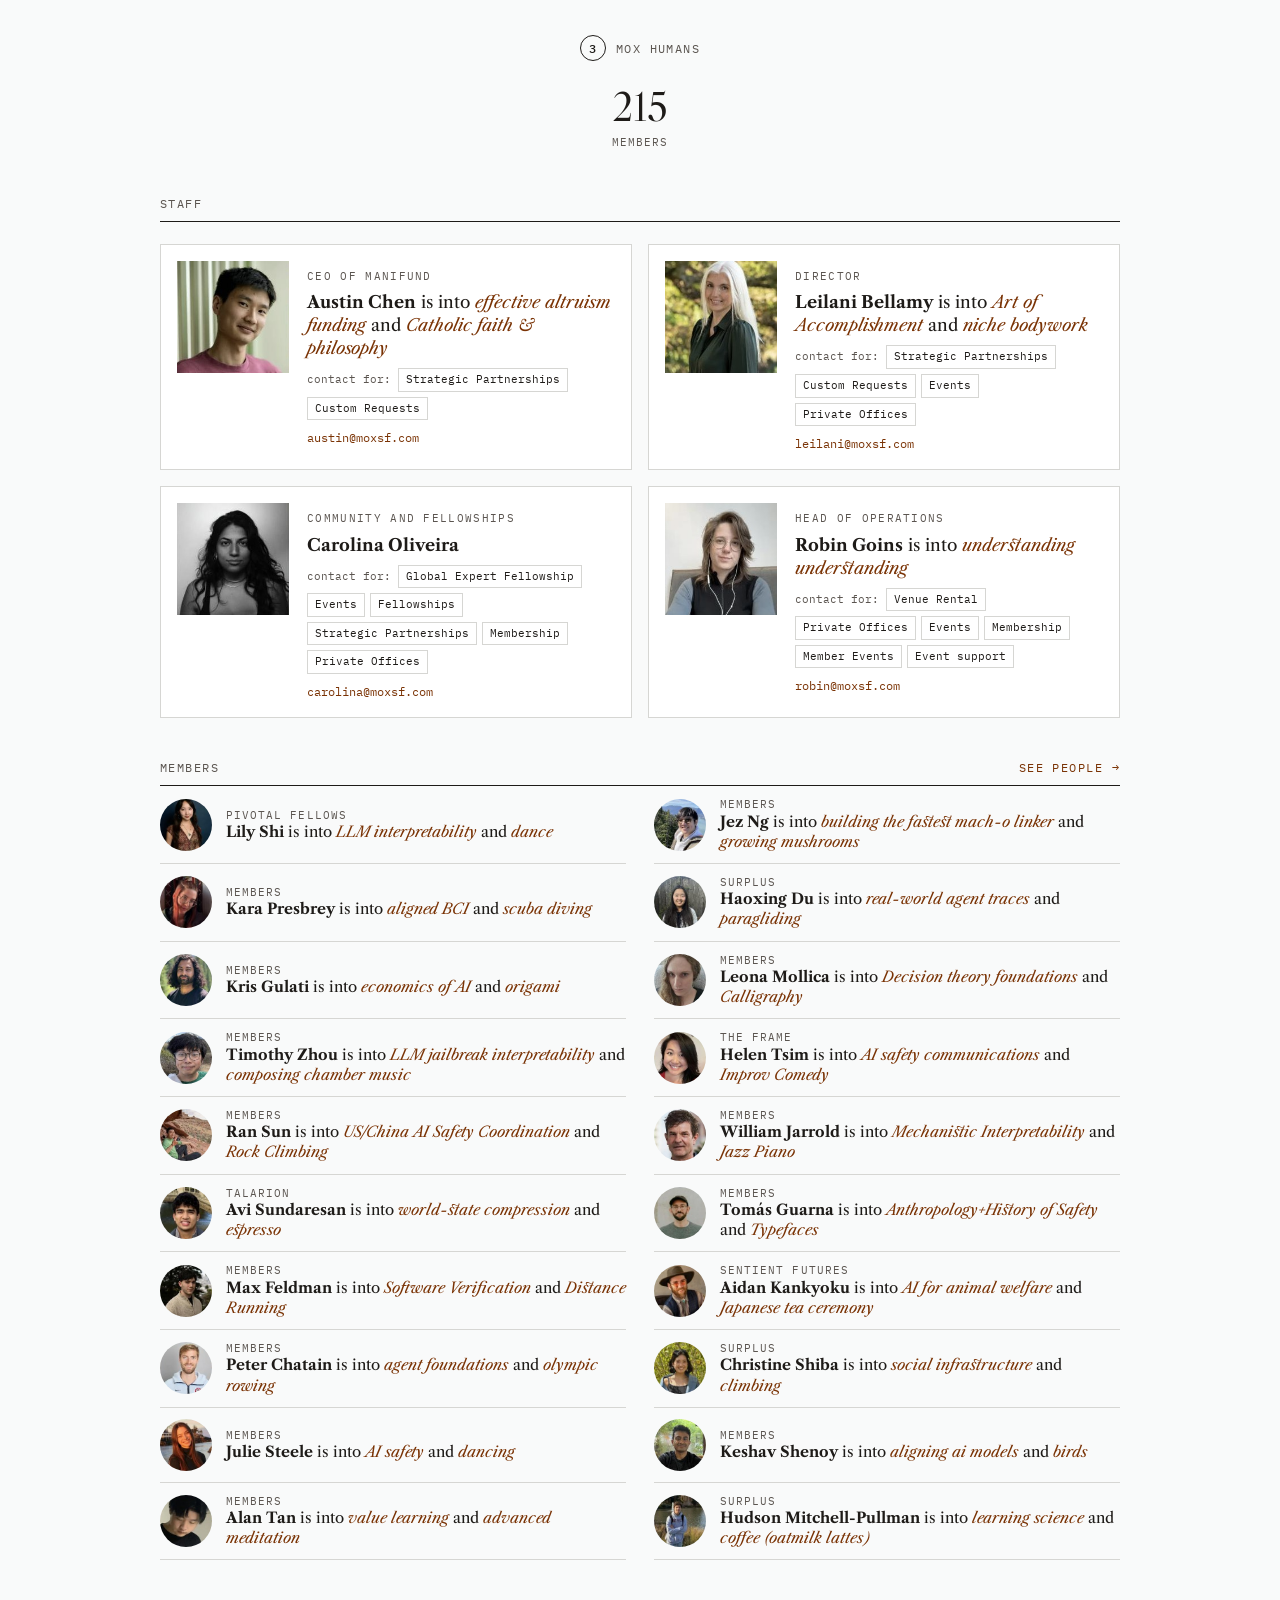
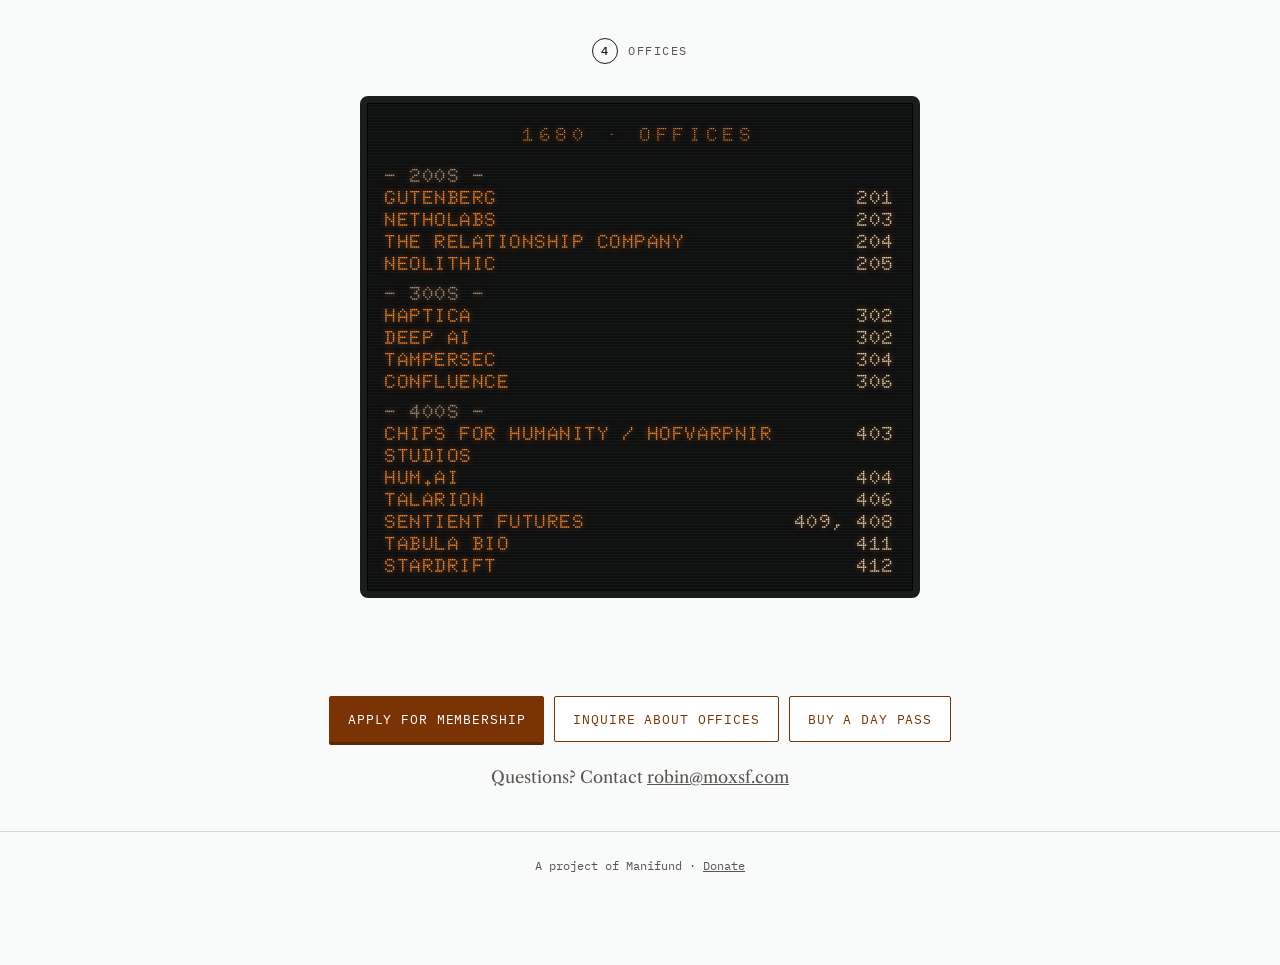
<file: prototypes/e2.html>
<!doctype html>
<html lang="en">
<head><link rel="stylesheet" href="https://fonts.googleapis.com/css2?family=Doto:wght@700&display=swap"><script>document.documentElement.className="js"</script>
<meta charset="utf-8">
<meta name="viewport" content="width=device-width, initial-scale=1, viewport-fit=cover">
<title>Mox · E2 · Building first, join up front</title>
<link rel="stylesheet" href="https://fonts.googleapis.com/css2?family=Libre+Caslon+Display&family=Libre+Caslon+Text:ital,wght@0,400;0,700;1,400;1,700&family=IBM+Plex+Mono:wght@400;500&display=swap">
<style>
/* Layout: one centered column, like today's moxsf.com. The building drawing sits behind the hero; the elevator indicator is the navigation. */
:root{
  --paper:#F9FAFA; --card:#FFFFFF; --concrete:#E0E1E2; --ink:#1E1B18; --ink-2:#5B5550; --rule:#D6D6D3;
  --rust:#7A3305; --rust-2:#5E2703; --signal:#EB5809; --green:#4C7D52;
  --display:"Libre Caslon Display","Libre Caslon Text",Georgia,serif;
  --text:"Libre Caslon Text",Georgia,serif;
  --mono:"IBM Plex Mono",ui-monospace,Menlo,monospace;
  color-scheme:light;
}
*{box-sizing:border-box}
html{scroll-behavior:smooth}
body{margin:0;background:var(--paper);color:var(--ink);font-family:var(--text);font-size:16.5px;line-height:1.6;-webkit-font-smoothing:antialiased}
a{color:inherit}
img{max-width:100%;display:block}
.col{max-width:1000px;margin:0 auto;padding-left:max(20px,env(safe-area-inset-left,0px));padding-right:max(20px,env(safe-area-inset-right,0px))}
.mono{font-family:var(--mono)}
h1,h2,h3{font-family:var(--display);font-weight:400;margin:0;line-height:1.1;text-wrap:balance}
:focus-visible{outline:2px solid var(--signal);outline-offset:3px}

.btn{display:inline-flex;align-items:center;justify-content:center;font-family:var(--mono);font-size:12.5px;letter-spacing:.07em;text-transform:uppercase;text-decoration:none;padding:12px 18px;border:1px solid var(--rust);border-radius:2px;transition:transform .12s,box-shadow .12s,background .2s}
.btn.solid{background:var(--rust);color:#fff;box-shadow:0 3px 0 var(--rust-2)}
.btn.solid:hover{background:#8A3B07}
.btn.solid:active{transform:translateY(3px);box-shadow:none}
.btn.line{color:var(--rust);background:var(--card)}
.btn.line:hover{background:#F6EEE8}

/* Top strip */
.top{display:flex;justify-content:flex-end;align-items:center;gap:22px;padding-block:14px;font-family:var(--mono);font-size:12px;letter-spacing:.06em;position:relative;z-index:2}
.top a.l{text-decoration:none;color:var(--ink-2)}
.top a.l:hover{color:var(--ink)}

/* Hero: centered lockup over the drawing */
.stage{position:relative;overflow:hidden;padding-bottom:8px}
.hero{position:relative;text-align:center;padding-block:18px 52px}
.bg{position:absolute;left:50%;top:-10px;width:min(1500px,170vw);aspect-ratio:690/600;transform:translateX(-50%);pointer-events:none}
.bg .lines{position:absolute;inset:0;background:var(--ink);opacity:.13;-webkit-mask:url(img/sketch.png) no-repeat center/contain;mask:url(img/sketch.png) no-repeat center/contain}
.win{position:absolute;background:#F3A35B;opacity:0;animation:glow 16s ease-in-out infinite}
@keyframes glow{0%,15%{opacity:0}30%,70%{opacity:.32}85%,100%{opacity:0}}
.fade{position:absolute;inset:auto 0 0 0;height:30%;background:linear-gradient(transparent,var(--paper))}
.hero .in{position:relative}
.lockup{display:inline-flex;align-items:center;gap:18px;text-decoration:none}
.mark{width:132px;height:108px;background:var(--ink);-webkit-mask:url(img/mark.svg) no-repeat center/contain;mask:url(img/mark.svg) no-repeat center/contain}
.word{font-family:var(--display);font-size:104px;line-height:1;letter-spacing:-.01em}
.tag{font-size:clamp(19px,2.1vw,23px);margin:22px auto 0;max-width:30em;line-height:1.5}
.tag em{font-weight:700;color:var(--rust);white-space:nowrap}
.addr{display:inline-flex;align-items:center;gap:9px;margin-top:14px;font-family:var(--mono);font-size:13px;color:var(--ink-2);text-decoration:underline;text-underline-offset:4px;text-decoration-color:var(--rule)}
.dot{width:8px;height:8px;border-radius:50%;background:var(--green);animation:pulse 3.2s ease-out infinite}
@keyframes pulse{0%{box-shadow:0 0 0 0 rgba(76,125,82,.45)}70%{box-shadow:0 0 0 9px rgba(76,125,82,0)}100%{box-shadow:0 0 0 0 rgba(76,125,82,0)}}
.ctas{display:flex;justify-content:center;flex-wrap:wrap;gap:10px;margin-top:28px}
@media (max-width:620px){.mark{width:76px;height:62px}.word{font-size:62px}.lockup{gap:10px}}

/* Three cards, all the same size */
.three{display:grid;grid-template-columns:repeat(3,1fr);gap:18px;position:relative;margin-top:-8px}
.card{background:var(--card);border:1px solid var(--rule);display:flex;flex-direction:column;min-width:0;box-shadow:0 1px 0 var(--rule),0 22px 34px -30px rgba(30,27,24,.5)}
.card .ph{aspect-ratio:16/10;overflow:hidden;border-bottom:1px solid var(--rule)}
.card .ph img{width:100%;height:100%;object-fit:cover;animation:drift 28s ease-in-out infinite alternate}
@keyframes drift{from{transform:scale(1.03)}to{transform:scale(1.09) translate(-1.5%,-1%)}}
.card .b{padding:20px 20px 18px;display:flex;flex-direction:column;flex:1;text-align:center}
.card h3{font-size:25px;margin-bottom:14px}
.card .body{flex:1;text-align:left}
.card .foot{margin-top:16px;padding-top:14px;border-top:1px solid var(--rule);font-family:var(--mono);font-size:12px;letter-spacing:.06em;text-transform:uppercase}
.card .foot a{color:var(--rust);text-decoration:none}
.card .foot a:hover{text-decoration:underline}
.ev{list-style:none;margin:0;padding:0}
.ev li{display:grid;grid-template-columns:44px 1fr;gap:10px;align-items:center;padding:7px 0;border-bottom:1px solid #EEEEEC;font-size:14.5px;line-height:1.3}
.ev li:last-child{border-bottom:0}
.ev .d{font-family:var(--mono);font-size:10.5px;letter-spacing:.06em;text-align:center;border:1px solid var(--ink);padding:3px 0;line-height:1.25}
.ev .d b{display:block;font-weight:500}
.card .who{text-align:center;display:grid;grid-template-columns:1fr 1fr;font-size:14.5px;text-align:center;align-content:start}
.who span{padding:7px 4px;border-bottom:1px solid #EEEEEC}
.who span:nth-child(odd){border-right:1px solid #EEEEEC}
.ways{display:flex;flex-direction:column;gap:8px}
.ways .btn{width:100%}
.ways .hint{font-size:13.5px;color:var(--ink-2);text-align:center;margin-top:4px}
@media (max-width:860px){.three{grid-template-columns:1fr;max-width:460px;margin-inline:auto}}

/* Sections */
section{padding-block:76px 0;text-align:center}
.floor{display:inline-flex;align-items:center;gap:10px;font-family:var(--mono);font-size:12px;letter-spacing:.12em;text-transform:uppercase;color:var(--ink-2)}
.floor b{display:inline-grid;place-items:center;width:26px;height:26px;border:1px solid var(--ink);border-radius:50%;color:var(--ink);font-weight:500}
section h2{font-size:clamp(32px,4vw,46px);margin-top:12px}
section .sub{color:var(--ink-2);max-width:34em;margin:12px auto 0}

/* Photo grid: one rhythm, no ragged edges */
.photos{display:grid;grid-template-columns:repeat(3,1fr);gap:10px;margin-top:32px}
.photos figure{margin:0;overflow:hidden;aspect-ratio:4/3;background:var(--concrete)}
.photos figure.tall{grid-row:span 2;aspect-ratio:auto}
.photos img{width:100%;height:100%;object-fit:cover;transition:transform .6s ease}
.photos figure:hover img{transform:scale(1.03)}
@media (max-width:620px){.photos{grid-template-columns:1fr 1fr}.photos figure.tall{grid-row:auto;aspect-ratio:4/3}}

/* Humans */
.quote{font-family:var(--display);font-size:clamp(26px,3.2vw,38px);line-height:1.25;max-width:22em;margin:26px auto 0;min-height:2.6em}
.quote .what{font-family:var(--text);font-style:italic;color:var(--rust)}
.quote span{transition:opacity .6s}
.quote.out span{opacity:0}
.humans{margin-top:34px;text-align:left;border-top:1px solid var(--ink)}
.h{display:grid;grid-template-columns:44px 1fr auto;gap:14px;align-items:center;padding:12px 0;border-bottom:1px solid var(--rule)}
.av{width:44px;height:44px;border-radius:50%;background:var(--concrete);display:grid;place-items:center;font-family:var(--mono);font-size:13px;color:var(--ink-2)}
.h .n{font-size:16px}
.h .n b{font-weight:700}
.h .n i{color:var(--rust)}
.h .r{font-family:var(--mono);font-size:11px;letter-spacing:.08em;text-transform:uppercase;color:var(--ink-2);text-align:right}
@media (max-width:560px){.h{grid-template-columns:44px 1fr}.h .r{grid-column:2;text-align:left}}
.counts{display:flex;justify-content:center;gap:36px;margin-top:24px;flex-wrap:wrap}
.counts b{display:block;font-family:var(--display);font-weight:400;font-size:42px;line-height:1}
.counts span{font-family:var(--mono);font-size:11px;letter-spacing:.1em;color:var(--ink-2)}

/* Directory board */
.board{max-width:560px;margin:32px auto 0;background:#22201E;border:10px solid #3B3733;border-radius:4px;padding:20px 24px;color:#F2EFEA;font-family:var(--mono);font-size:13.5px;letter-spacing:.08em;text-transform:uppercase;text-align:left;
  background-image:repeating-linear-gradient(0deg,rgba(255,255,255,.045) 0 1px,transparent 1px 22px)}
.board h4{margin:0 0 12px;font-weight:500;text-align:center;letter-spacing:.3em}
.board .row{display:flex;justify-content:space-between;gap:16px;line-height:22px}
.board .row span:last-child{color:#E7D7B8}
.board .fl{color:#9A948C;margin-top:8px}
.partners{display:flex;flex-wrap:wrap;justify-content:center;gap:8px 22px;margin-top:28px;font-family:var(--mono);font-size:12.5px;letter-spacing:.1em;text-transform:uppercase;color:var(--ink-2)}

.close{padding-block:80px;text-align:center}
.close h2{font-size:clamp(34px,4.4vw,52px)}
footer{border-top:1px solid var(--rule);padding-block:24px 90px;text-align:center;font-family:var(--mono);font-size:12px;color:var(--ink-2)}

/* Elevator indicator */
.elevator{position:fixed;right:max(16px,env(safe-area-inset-right,0px));bottom:calc(16px + env(safe-area-inset-bottom,0px));z-index:30;display:flex;align-items:center;gap:14px;padding:9px 16px;border-radius:6px;
  background:linear-gradient(180deg,#EDEEEF 0%,#C9CBCD 48%,#DADCDD 52%,#BFC1C3 100%);box-shadow:inset 0 1px 0 #fff,inset 0 -1px 0 #9FA2A5,0 10px 24px -12px rgba(0,0,0,.45);font-family:var(--mono)}
.elevator a{font-size:19px;line-height:1;text-decoration:none;color:#45484B;font-weight:500;transition:color .35s,text-shadow .35s}
.elevator a.on{color:var(--signal);text-shadow:0 0 8px rgba(235,88,9,.75)}
.elevator .lbl{font-size:10px;letter-spacing:.14em;color:#45484B;text-transform:uppercase;border-left:1px solid #A9ACAF;padding-left:12px;min-width:78px}
@media (prefers-reduced-motion:reduce){*{animation:none!important;transition:none!important}html{scroll-behavior:auto}}

/* Partner logos: monochrome strip, company colors on hover */
.logos{display:flex;flex-wrap:wrap;justify-content:center;align-items:center;gap:26px 40px;margin:30px auto 0;max-width:940px}
.lg{display:inline-flex;align-items:center;gap:10px;text-decoration:none;color:var(--lg-ink);font-family:var(--lg-font);font-size:13px;letter-spacing:.1em;text-transform:uppercase;transition:color .25s}
.lg img{height:34px;width:auto;display:block;filter:grayscale(1) contrast(1.05);opacity:.72;mix-blend-mode:multiply;transition:filter .3s,opacity .3s}
.lg.tile img{height:30px;border-radius:6px}
.lg.white img{height:24px;filter:brightness(0);opacity:.62}
.lg.bluedot img{height:22px}
.lg.sentient img{height:40px}
.lg:hover{color:var(--lg-hover)}
.lg:hover img{filter:none;opacity:1}
.lg.white:hover img{filter:brightness(0);opacity:.9}
.guest{margin-top:8px}
.guest a{color:var(--lg-hover)}
html,body{overflow-x:clip}

:root{--lg-ink:var(--ink-2);--lg-hover:var(--rust);--lg-font:var(--mono)}
.who-list{display:grid;grid-template-columns:1fr 1fr;font-size:14.5px;text-align:center}
.who-list span{padding:7px 4px;border-bottom:1px solid #EEEEEC}
.who-list span:nth-child(odd){border-right:1px solid #EEEEEC}
.photos{grid-template-columns:repeat(3,1fr)}
.photos figure{aspect-ratio:4/3}
.staff{display:grid;grid-template-columns:repeat(2,1fr);gap:16px;margin-top:22px;text-align:left}
.sc{display:grid;grid-template-columns:112px 1fr;gap:18px;background:var(--card);border:1px solid var(--rule);padding:16px;min-width:0}
.sc img{width:112px;height:112px;object-fit:cover;filter:grayscale(.15)}
.sc .role{font-family:var(--mono);font-size:11px;letter-spacing:.12em;color:var(--ink-2)}
.sc h4{font-family:var(--text);font-weight:400;font-size:17px;margin:4px 0 8px;line-height:1.35}
.sc h4 b{font-weight:700}
.sc h4 i{color:var(--rust)}
.tags{display:flex;flex-wrap:wrap;gap:5px;align-items:center;font-family:var(--mono);font-size:11px}
.tags .k{color:var(--ink-2);margin-right:2px}
.tags span:not(.k){border:1px solid var(--rule);padding:2px 7px;color:var(--ink)}
.sc .mail{display:block;margin-top:8px;font-family:var(--mono);font-size:12px;color:var(--rust)}
.grp{font-family:var(--mono);font-size:12px;letter-spacing:.12em;text-transform:uppercase;color:var(--ink-2);margin:40px 0 0;text-align:left;border-bottom:1px solid var(--ink);padding-bottom:8px;display:flex;justify-content:space-between}
.mem{display:grid;grid-template-columns:repeat(2,1fr);gap:0 28px;text-align:left}
.m{display:grid;grid-template-columns:52px 1fr;gap:14px;align-items:center;padding:11px 0;border-bottom:1px solid var(--rule);min-width:0}
.m img{width:52px;height:52px;border-radius:50%;object-fit:cover}
.m p{margin:0;font-size:15px;line-height:1.35}
.m b{font-weight:700}
.m i{color:var(--rust)}
.m small{display:block;font-family:var(--mono);font-size:10.5px;letter-spacing:.1em;text-transform:uppercase;color:var(--ink-2)}
@media (max-width:760px){.staff,.mem{grid-template-columns:1fr}.sc{grid-template-columns:84px 1fr}.sc img{width:84px;height:84px}}
footer a{color:inherit}
.arr{all:unset;cursor:pointer;display:grid;place-items:center;width:20px;height:22px;border-radius:3px}
.arr svg{width:11px;height:9px;fill:#45484B;transition:fill .3s,filter .3s}
.arr:hover svg{fill:#1E1B18}
.arr.lit svg{fill:var(--signal);filter:drop-shadow(0 0 4px rgba(235,88,9,.8))}
.arr:focus-visible{outline:2px solid var(--signal);outline-offset:2px}
@media (max-width:480px){.elevator{gap:11px;padding:8px 12px}.elevator .lbl{min-width:0}}

/* D2: the first screen is only the lockup, the tagline and the whole building. Content rises in as you scroll. */
.bg{position:fixed;left:50%;top:var(--bt,240px);width:var(--bw,600px);transform:translateX(-50%);z-index:0;transition:opacity .2s linear}
.bg .lines{opacity:.42}
.bg{opacity:var(--bo,1)}
.stage{overflow:visible;padding:0}
.hero{min-height:100vh;min-height:100svh;padding-block:18px 0;display:flex;flex-direction:column}
.hero .in{z-index:1}
.cue{margin-top:auto;padding-bottom:18px;display:flex;flex-direction:column;align-items:center;gap:6px;font-family:var(--mono);font-size:11px;letter-spacing:.16em;text-transform:uppercase;color:var(--ink-2);text-decoration:none;position:relative;z-index:1;transition:opacity .3s}
.cue i{display:block;width:1px;height:26px;background:var(--ink-2);transform-origin:top;animation:cue 2.8s ease-in-out infinite}
@keyframes cue{0%{transform:scaleY(0)}50%{transform:scaleY(1)}100%{transform:scaleY(1);opacity:0}}
.after{position:relative;z-index:1}
.three{margin-top:0}
.top{position:relative;z-index:2}
main,footer{position:relative;z-index:1}
footer{background:var(--paper)}
.board{position:relative}
.js .rv{opacity:0;transform:translateY(28px);transition:opacity .9s ease,transform .9s cubic-bezier(.2,.7,.2,1)}
.js .rv.in{opacity:1;transform:none}
.elevator{opacity:0;pointer-events:none;transition:opacity .4s}
.elevator.show{opacity:1;pointer-events:auto}
@media (prefers-reduced-motion:reduce){.js .rv{opacity:1;transform:none;transition:none}.cue i{animation:none;transform:none}.bg{transition:none}}

/* E2: who we gather + space for meaningful work merged into one join console; events below on B2's departure board. */
:root{--chassis:#E0E1E2;--panel:#F4F4F2;--screen:#0E0F0F;--amber:#FF8A2B;--signal-2:#B94204;--dots:"Doto","IBM Plex Mono",monospace}
.key{--face:var(--panel);--edge:#A9ABAE;--txt:var(--ink);position:relative;display:block;border:0;padding:0;background:transparent;cursor:pointer;text-decoration:none;font:inherit;outline-offset:6px}
.key .sh{position:absolute;inset:0;border-radius:9px;background:rgba(0,0,0,.22);transform:translateY(4px);filter:blur(4px);transition:transform .25s cubic-bezier(.3,.7,.4,1)}
.key .ed{position:absolute;inset:0;border-radius:9px;background:var(--edge)}
.key .fc{position:relative;display:flex;align-items:center;justify-content:space-between;gap:14px;padding:16px 20px;border-radius:9px;background:var(--face);color:var(--txt);transform:translateY(-6px);transition:transform .25s cubic-bezier(.3,.7,.4,1);box-shadow:inset 0 1px 0 rgba(255,255,255,.45);text-align:left}
.key:hover .fc{transform:translateY(-8px)}
.key:hover .sh{transform:translateY(6px)}
.key:active .fc{transform:translateY(-1px);transition-duration:34ms}
.key:active .sh{transform:translateY(1px)}
.key.orange{--face:var(--signal);--edge:var(--signal-2);--txt:#fff}
.key.rust{--face:var(--rust);--edge:#4A1F03;--txt:#fff}
.key.dark{--face:#2A2B2C;--edge:#0C0C0C;--txt:#F4F4F2}
.key .t{font-family:var(--mono);font-size:13.5px;letter-spacing:.09em;text-transform:uppercase;font-weight:500}
.key .ar{font-family:var(--mono);font-size:18px;line-height:1}
.key.big .fc{padding:24px 24px}
.key.big .t{font-size:15px}
.key.sm .fc{padding:11px 16px}
.key.sm .t{font-size:11.5px}
.console{position:relative;background:linear-gradient(180deg,#E9EAEA,#DCDDDE);border-radius:18px;padding:30px;display:grid;grid-template-columns:1.05fr 1fr;gap:30px;text-align:left;
  box-shadow:inset 0 1px 0 #fff,inset 0 -2px 0 #B3B5B8,0 40px 60px -40px rgba(30,27,24,.55),0 1px 0 #C4C6C8}
.console .screw{position:absolute;width:9px;height:9px;border-radius:50%;background:radial-gradient(circle at 35% 35%,#fff,#9C9EA0);box-shadow:inset 0 0 0 1px #8D8F92}
.console .screw:nth-of-type(1){left:12px;top:12px}.console .screw:nth-of-type(2){right:12px;top:12px}.console .screw:nth-of-type(3){left:12px;bottom:12px}.console .screw:nth-of-type(4){right:12px;bottom:12px}
.console h3{font-size:28px;margin:0 0 16px;text-align:center}
.bz{background:#1B1C1D;border-radius:10px;padding:7px;box-shadow:inset 0 0 0 1px #000}
.bz img{display:block;width:100%;aspect-ratio:16/9;object-fit:cover;border-radius:4px}
.caps{display:grid;grid-template-columns:1fr 1fr;gap:10px 9px;margin-top:16px}
.cap{background:var(--panel);border-radius:7px;padding:10px 8px 9px;text-align:center;font-size:15px;color:var(--ink);box-shadow:0 3px 0 #A9ABAE,inset 0 1px 0 #fff;transition:transform .12s,box-shadow .12s;user-select:none}
.cap:hover{transform:translateY(2px);box-shadow:0 1px 0 #A9ABAE,inset 0 1px 0 #fff}
.side{display:flex;flex-direction:column;gap:14px;border-left:1px solid #C4C6C8;padding-left:30px}
.side .bz img{aspect-ratio:16/8}
.keys{display:flex;flex-direction:column;gap:16px;margin-top:6px}
.keys .pair{display:grid;grid-template-columns:1fr;gap:16px}
.side .foot{margin-top:auto;padding-top:14px;border-top:1px solid #C4C6C8;font-family:var(--mono);font-size:12px;letter-spacing:.06em;text-transform:uppercase;display:flex;justify-content:space-between;align-items:center;gap:12px}
.side .foot a{color:var(--rust);text-decoration:none}
.side .foot a:hover{text-decoration:underline}
.evs{margin-top:34px;background:linear-gradient(180deg,#E9EAEA,#DCDDDE);border-radius:18px;padding:26px 30px 30px;text-align:left;position:relative;
  box-shadow:inset 0 1px 0 #fff,inset 0 -2px 0 #B3B5B8,0 40px 60px -40px rgba(30,27,24,.55),0 1px 0 #C4C6C8;display:grid;grid-template-columns:270px 1fr;gap:26px;align-items:stretch}
.evs h3{font-size:28px;margin:0 0 14px}
.evs .l{display:flex;flex-direction:column}
.evs .l .bz{flex:1}
.evs .l .bz img{height:100%;aspect-ratio:auto;min-height:160px}
.board{border:7px solid #1B1C1D;background:var(--screen);border-radius:8px;padding:14px 18px;font-family:var(--dots);font-weight:700;font-size:19px;line-height:1.9;color:var(--amber);text-shadow:0 0 6px rgba(255,138,43,.6);text-transform:uppercase;box-shadow:inset 0 0 0 1px #000;position:relative;overflow:hidden}
.board::after{content:"";position:absolute;inset:0;background:repeating-linear-gradient(0deg,rgba(255,255,255,.03) 0 1px,transparent 1px 3px);pointer-events:none}
.board .hd{display:grid;grid-template-columns:3em 3.4em 1fr;gap:12px;font-family:var(--mono);font-weight:500;font-size:11px;letter-spacing:.14em;color:#8C6A4D;text-shadow:none;border-bottom:1px solid #2A2B2C;padding-bottom:4px;margin-bottom:4px}
.board .r{display:grid;grid-template-columns:3em 3.4em 1fr;gap:12px;border-bottom:1px dashed #1F2020}
.board .r:last-child{border-bottom:0}
.board .r.flip span:last-child{animation:flip .5s steps(3)}
@keyframes flip{0%{opacity:.1}50%{opacity:.6}100%{opacity:1}}
.evs .ft{margin-top:16px;display:flex;justify-content:flex-end}
.evs .ft .key{display:inline-block}
@media (max-width:860px){.console{grid-template-columns:1fr;padding:24px 18px 26px}.side{border-left:0;padding-left:0;border-top:1px solid #C4C6C8;padding-top:22px}.evs{grid-template-columns:1fr;padding:22px 18px 24px}.evs .l .bz{flex:none}.evs .l .bz img{aspect-ratio:16/9;height:auto;min-height:0}.side .bz{display:none}}
@media (max-width:480px){.board{font-size:15px;padding:10px 12px}.board .r,.board .hd{grid-template-columns:2.6em 3em 1fr;gap:8px}.cap{font-size:14px}}
</style>
</head>
<body>

<div class="col top"><a class="l" href="#partners">Partner Orgs</a><a class="l" href="#space">The Space</a><a class="l" href="#humans">Mox Humans</a><a class="btn solid" href="#" style="padding:8px 14px">Login</a></div>
<div class="stage">
  <div class="bg" aria-hidden="true">
    <div class="lines"></div>
    <span class="win" style="left:57.2%;top:38.6%;width:5.9%;height:6%"></span>
    <span class="win" style="left:66%;top:48.2%;width:5.9%;height:6%;animation-delay:-6s"></span>
    <span class="win" style="left:57.2%;top:58.2%;width:5.9%;height:6%;animation-delay:-11s"></span>
    
  </div>
  <header class="hero"><div class="col in">
    <a class="lockup" href="#" aria-label="Mox"><span class="mark" aria-hidden="true"></span><span class="word">Mox</span></a>
    <p class="tag">A research-focused incubator &amp; community space for <em>doers of good</em> and <em>masters of craft</em>.</p>
    <a class="addr" href="#"><span class="dot" aria-hidden="true"></span>1680 Mission Street, San Francisco</a>
  </div><a class="cue" href="#enter" id="cue">Scroll to enter<i></i></a></header>
  <div class="col after" id="enter"><div class="console rv">
      <span class="screw"></span><span class="screw"></span><span class="screw"></span><span class="screw"></span>
      <div class="gather"><h3>Who we gather</h3><div class="bz"><img src="img/site-021.jpg" alt="Members making letters with their bodies in front of the green wall"></div><div class="caps"><span class="cap">Startup founders</span><span class="cap">Effective altruists</span><span class="cap">Alignment researchers</span><span class="cap">Filmmakers</span><span class="cap">Writers</span><span class="cap">Musicians</span><span class="cap">Community builders</span><span class="cap">Hackers</span><span class="cap">Designers</span><span class="cap">Gamers</span></div></div>
      <div class="side"><h3>Space for meaningful work</h3><div class="bz"><img src="img/site-003.jpg" alt="A meeting room with a city view"></div>
        <div class="keys"><a class="key orange big" href="#"><span class="sh"></span><span class="ed"></span><span class="fc"><span class="t">Apply for membership</span><span class="ar" aria-hidden="true">→</span></span></a><a class="key rust" href="#"><span class="sh"></span><span class="ed"></span><span class="fc"><span class="t">Buy a day pass</span><span class="ar" aria-hidden="true">→</span></span></a><a class="key sm" href="#"><span class="sh"></span><span class="ed"></span><span class="fc"><span class="t">Inquire about offices</span><span class="ar" aria-hidden="true">→</span></span></a></div>
        <div class="foot"><a href="#humans">See people →</a><a href="#">Member portal →</a></div></div>
    </div>
    <div class="evs rv"><span class="screw" style="position:absolute;left:12px;top:12px"></span>
      <div class="l"><h3>Upcoming events</h3><div class="bz"><img src="img/site-014.jpg" alt="A talk in the lounge"></div></div>
      <div><div class="board" id="board" role="table" aria-label="Upcoming events"><div class="hd"><span>DAY</span><span>TIME</span><span>EVENT</span></div><div class="r"><span>WED</span><span>4PM</span><span>Mox-Giving</span></div><div class="r"><span>WED</span><span>5PM</span><span>AI-Philosophy Writing Group</span></div><div class="r"><span>FRI</span><span>6PM</span><span>Band Setup + Practice</span></div><div class="r"><span>SAT</span><span>7PM</span><span>Mox-tunies! Live Band Karaoke</span></div><div class="r"><span>MON</span><span>7PM</span><span>SF Lean Meetup</span></div></div>
      <div class="ft"><a class="key dark sm" href="#"><span class="sh"></span><span class="ed"></span><span class="fc"><span class="t">All events</span><span class="ar" aria-hidden="true">→</span></span></a></div></div>
    </div></div>
</div>
<main class="col">
  <section id="partners" data-floor="1" data-name="Partner Orgs">
    <span class="rv floor"><b>1</b>Partner Orgs</span>
    <p class="rv sub guest">Learn more about our <a href="#">guest program</a></p>
    <div class="rv logos"><a class="lg tile" href="https://manifund.org/acx-grants"><img src="img/logo/acx.png" alt="ACX Grants"><span>ACX Grants</span></a><a class="lg white" href="https://intelligence.org/"><img src="img/logo/miri.png" alt="MIRI"></a><a class="lg white" href="https://far.ai/"><img src="img/logo/far.png" alt="FAR.AI"></a><a class="lg tile" href="https://elicit.com/"><img src="img/logo/elicit.png" alt="Elicit"><span>Elicit</span></a><a class="lg tile" href="https://aiimpacts.org/"><img src="img/logo/aiimpacts.png" alt="Impacts"><span>Impacts</span></a><a class="lg tile" href="https://rootsofprogress.org/"><img src="img/logo/rop.png" alt="Roots of Progress"><span>Roots of Progress</span></a><a class="lg tile" href="https://epoch.ai/"><img src="img/logo/epoch.png" alt="Epoch"><span>Epoch</span></a><a class="lg white bluedot" href="https://bluedot.org/"><img src="img/logo/bluedot.png" alt="BlueDot Impact"></a><a class="lg plain" href="https://www.lightconeinfrastructure.com/"><img src="img/logo/lightcone.png" alt="Lightcone"><span>Lightcone</span></a><a class="lg tile" href="https://seldonlab.com/"><img src="img/logo/seldon.png" alt="Seldon"><span>Seldon</span></a><a class="lg plain" href="https://governance.ai/"><img src="img/logo/govai.png" alt="GovAI"><span>GovAI</span></a><a class="lg plain" href="https://www.alignment.org/"><img src="img/logo/arc.png" alt="ARC"><span>ARC</span></a><a class="lg plain" href="https://redwoodresearch.org/"><img src="img/logo/redwood.png" alt="Redwood"><span>Redwood</span></a><a class="lg plain" href="https://palisaderesearch.org/"><img src="img/logo/palisade.png" alt="Palisade"><span>Palisade</span></a><a class="lg plain" href="https://timaeus.co/"><img src="img/logo/timaeus.png" alt="Timaeus"><span>Timaeus</span></a><a class="lg plain sentient" href="https://www.sentientfutures.ai/"><img src="img/logo/sentient.png" alt="Sentient Futures"></a></div>
  </section>
  <section id="space" data-floor="2" data-name="The Space">
    <span class="rv floor"><b>2</b>The Space</span>
    <div class="rv photos"><figure><img src="img/site-024.jpg" alt="A crowded open floor during an event"></figure><figure><img src="img/site-002.jpg" alt="The lounge with grey sofas"></figure><figure><img src="img/site-026.jpg" alt="A reading group around a table on a colorful rug"></figure><figure><img src="img/site-007.jpg" alt="Wooden tables by sunny windows"></figure><figure><img src="img/site-021.jpg" alt="Members making letters with their bodies in front of the green wall"></figure><figure><img src="img/site-018.jpg" alt="Two members and a baby laughing"></figure><figure><img src="img/site-025.jpg" alt="A member and a kid playing a game on the floor"></figure><figure><img src="img/site-009.jpg" alt="White chairs set up for a talk"></figure><figure><img src="img/site-016.jpg" alt="A member working in front of a projected screen"></figure></div>
  </section>
  <section id="humans" data-floor="3" data-name="Mox Humans">
    <span class="rv floor"><b>3</b>Mox Humans</span>
    <div class="rv counts"><div><b>215</b><span>MEMBERS</span></div></div>
    <div class="grp rv"><span>Staff</span></div>
    <div class="rv staff"><article class="sc"><img src="img/people/austin-chen.jpg" alt="Austin Chen"><div><span class="role">CEO OF MANIFUND</span><h4><b>Austin Chen</b> is into <i>effective altruism funding</i> and <i>Catholic faith &amp; philosophy</i></h4><div class="tags"><span class="k">contact for:</span><span>Strategic Partnerships</span><span>Custom Requests</span></div><span class="mail">austin@moxsf.com</span></div></article><article class="sc"><img src="img/people/leilani-bellamy.jpg" alt="Leilani Bellamy"><div><span class="role">DIRECTOR</span><h4><b>Leilani Bellamy</b> is into <i>Art of Accomplishment</i> and <i>niche bodywork</i></h4><div class="tags"><span class="k">contact for:</span><span>Strategic Partnerships</span><span>Custom Requests</span><span>Events</span><span>Private Offices</span></div><span class="mail">leilani@moxsf.com</span></div></article><article class="sc"><img src="img/people/carolina-oliveira.jpg" alt="Carolina Oliveira"><div><span class="role">COMMUNITY AND FELLOWSHIPS</span><h4><b>Carolina Oliveira</b> </h4><div class="tags"><span class="k">contact for:</span><span>Global Expert Fellowship</span><span>Events</span><span>Fellowships</span><span>Strategic Partnerships</span><span>Membership</span><span>Private Offices</span></div><span class="mail">carolina@moxsf.com</span></div></article><article class="sc"><img src="img/people/robin-goins.jpg" alt="Robin Goins"><div><span class="role">HEAD OF OPERATIONS</span><h4><b>Robin Goins</b> is into <i>understanding understanding</i></h4><div class="tags"><span class="k">contact for:</span><span>Venue Rental</span><span>Private Offices</span><span>Events</span><span>Membership</span><span>Member Events</span><span>Event support</span></div><span class="mail">robin@moxsf.com</span></div></article></div>
    <div class="grp rv"><span>Members</span><a href="#" style="color:var(--rust);text-decoration:none">See people →</a></div>
    <div class="rv mem"><div class="m"><img src="img/people/lily-shi.jpg" alt="Lily Shi"><p><small>Pivotal Fellows</small><b>Lily Shi</b> is into <i>LLM interpretability</i> and <i>dance</i></p></div><div class="m"><img src="img/people/jez-ng.jpg" alt="Jez Ng"><p><small>Members</small><b>Jez Ng</b> is into <i>building the fastest mach-o linker</i> and <i>growing mushrooms</i></p></div><div class="m"><img src="img/people/kara-presbrey.jpg" alt="Kara Presbrey"><p><small>Members</small><b>Kara Presbrey</b> is into <i>aligned BCI</i> and <i>scuba diving</i></p></div><div class="m"><img src="img/people/haoxing-du.jpg" alt="Haoxing Du"><p><small>Surplus</small><b>Haoxing Du</b> is into <i>real-world agent traces</i> and <i>paragliding</i></p></div><div class="m"><img src="img/people/kris-gulati.jpg" alt="Kris Gulati"><p><small>Members</small><b>Kris Gulati</b> is into <i>economics of AI</i> and <i>origami</i></p></div><div class="m"><img src="img/people/leona-mollica.jpg" alt="Leona Mollica"><p><small>Members</small><b>Leona Mollica</b> is into <i>Decision theory foundations</i> and <i>Calligraphy</i></p></div><div class="m"><img src="img/people/timothy-zhou.jpg" alt="Timothy Zhou"><p><small>Members</small><b>Timothy Zhou</b> is into <i>LLM jailbreak interpretability</i> and <i>composing chamber music</i></p></div><div class="m"><img src="img/people/helen-tsim.jpg" alt="Helen Tsim"><p><small>The Frame</small><b>Helen Tsim</b> is into <i>AI safety communications</i> and <i>Improv Comedy</i></p></div><div class="m"><img src="img/people/ran-sun.jpg" alt="Ran Sun"><p><small>Members</small><b>Ran Sun</b> is into <i>US/China AI Safety Coordination</i> and <i>Rock Climbing</i></p></div><div class="m"><img src="img/people/william-jarrold.jpg" alt="William Jarrold"><p><small>Members</small><b>William Jarrold</b> is into <i>Mechanistic Interpretability</i> and <i>Jazz Piano</i></p></div><div class="m"><img src="img/people/avi-sundaresan.jpg" alt="Avi Sundaresan"><p><small>Talarion</small><b>Avi Sundaresan</b> is into <i>world-state compression</i> and <i>espresso</i></p></div><div class="m"><img src="img/people/tomas-guarna.jpg" alt="Tomás Guarna"><p><small>Members</small><b>Tomás Guarna</b> is into <i>Anthropology+History of Safety</i> and <i>Typefaces</i></p></div><div class="m"><img src="img/people/max-feldman.jpg" alt="Max Feldman"><p><small>Members</small><b>Max Feldman</b> is into <i>Software Verification</i> and <i>Distance Running</i></p></div><div class="m"><img src="img/people/aidan-kankyoku.jpg" alt="Aidan Kankyoku"><p><small>Sentient Futures</small><b>Aidan Kankyoku</b> is into <i>AI for animal welfare</i> and <i>Japanese tea ceremony</i></p></div><div class="m"><img src="img/people/peter-chatain.jpg" alt="Peter Chatain"><p><small>Members</small><b>Peter Chatain</b> is into <i>agent foundations</i> and <i>olympic rowing</i></p></div><div class="m"><img src="img/people/christine-shiba.jpg" alt="Christine Shiba"><p><small>Surplus</small><b>Christine Shiba</b> is into <i>social infrastructure</i> and <i>climbing</i></p></div><div class="m"><img src="img/people/julie-steele.jpg" alt="Julie Steele"><p><small>Members</small><b>Julie Steele</b> is into <i>AI safety</i> and <i>dancing</i></p></div><div class="m"><img src="img/people/keshav-shenoy.jpg" alt="Keshav Shenoy"><p><small>Members</small><b>Keshav Shenoy</b> is into <i>aligning ai models</i> and <i>birds</i></p></div><div class="m"><img src="img/people/alan-tan.jpg" alt="Alan Tan"><p><small>Members</small><b>Alan Tan</b> is into <i>value learning</i> and <i>advanced meditation</i></p></div><div class="m"><img src="img/people/hudson-mitchell-pullman.jpg" alt="Hudson Mitchell-Pullman"><p><small>Surplus</small><b>Hudson Mitchell-Pullman</b> is into <i>learning science</i> and <i>coffee (oatmilk lattes)</i></p></div></div>
  </section>
  <section id="offices" data-floor="4" data-name="Offices">
    <span class="rv floor"><b>4</b>Offices</span>
    <div class="rv board" role="table" aria-label="Offices"><h4>1680 · OFFICES</h4><div class="row fl"><span>— 200s —</span><span></span></div><div class="row"><span>Gutenberg</span><span>201</span></div><div class="row"><span>Netholabs</span><span>203</span></div><div class="row"><span>The Relationship Company</span><span>204</span></div><div class="row"><span>Neolithic</span><span>205</span></div><div class="row fl"><span>— 300s —</span><span></span></div><div class="row"><span>Haptica</span><span>302</span></div><div class="row"><span>Deep AI</span><span>302</span></div><div class="row"><span>Tampersec</span><span>304</span></div><div class="row"><span>Confluence</span><span>306</span></div><div class="row fl"><span>— 400s —</span><span></span></div><div class="row"><span>Chips for Humanity / Hofvarpnir Studios</span><span>403</span></div><div class="row"><span>hum.ai</span><span>404</span></div><div class="row"><span>Talarion</span><span>406</span></div><div class="row"><span>Sentient Futures</span><span>409, 408</span></div><div class="row"><span>Tabula Bio</span><span>411</span></div><div class="row"><span>Stardrift</span><span>412</span></div></div>
  </section>
  <section class="close" style="padding-block:70px 40px">
    <div class="rv ctas"><a class="btn solid" href="#">Apply for membership</a><a class="btn line" href="#">Inquire about offices</a><a class="btn line" href="#">Buy a day pass</a></div>
    <p class="sub" style="margin-top:22px">Questions? Contact <a href="#">robin@moxsf.com</a></p>
  </section>
</main>
<footer>A project of Manifund · <a href="#">Donate</a></footer>
<nav class="elevator" aria-label="Sections">
  <button class="arr" id="aup" type="button" aria-label="Up one floor"><svg viewBox="0 0 10 8" aria-hidden="true"><path d="M5 0 10 8H0z"/></svg></button>
  <a href="#partners" data-f="1">1</a><a href="#space" data-f="2">2</a><a href="#humans" data-f="3">3</a><a href="#offices" data-f="4">4</a>
  <button class="arr" id="adn" type="button" aria-label="Down one floor"><svg viewBox="0 0 10 8" aria-hidden="true"><path d="M5 8 0 0h10z"/></svg></button>
  <span class="lbl" id="flbl">Lobby</span>
</nav>
<script>
(function(){
  var links=[].slice.call(document.querySelectorAll('.elevator a')),lbl=document.getElementById('flbl'),secs=[].slice.call(document.querySelectorAll('section[data-floor]'));
  function upd(){var mid=scrollY+innerHeight*.5,f=0,n='Lobby';secs.forEach(function(s){if(s.getBoundingClientRect().top+scrollY<=mid){f=+s.dataset.floor;n=s.dataset.name}});cur=f;links.forEach(function(a){a.classList.toggle('on',+a.dataset.f===f)});lbl.textContent=n}
  var up=document.getElementById('aup'),dn=document.getElementById('adn'),lastY=scrollY,cur=0,t;
  function floorTop(f){return f<=0?0:secs[f-1].getBoundingClientRect().top+scrollY-24}
  function go(f){f=Math.max(0,Math.min(secs.length,f));scrollTo({top:floorTop(f),behavior:matchMedia('(prefers-reduced-motion: reduce)').matches?'auto':'smooth'})}
  up.onclick=function(){go(cur+1)};dn.onclick=function(){go(cur-1)};
  function dir(){var y=scrollY;if(Math.abs(y-lastY)>2){up.classList.toggle('lit',y>lastY);dn.classList.toggle('lit',y<lastY);clearTimeout(t);t=setTimeout(function(){up.classList.remove('lit');dn.classList.remove('lit')},500)}lastY=y}
  addEventListener('scroll',function(){upd();dir()},{passive:true});upd();
})();
</script>

<script>
(function(){
  var root=document.documentElement,bg=document.querySelector('.bg'),txt=document.querySelector('.hero .in'),cue=document.getElementById('cue'),el=document.querySelector('.elevator');
  var reduce=matchMedia('(prefers-reduced-motion: reduce)').matches;
  var hero=document.querySelector('.hero');
  function layout(){
    if(scrollY<5) hero.style.minHeight=(innerHeight-hero.getBoundingClientRect().top)+'px';
    var top=txt.getBoundingClientRect().bottom+(scrollY>0?0:0)+18, room=innerHeight-top-(cue.offsetHeight+14);
    if(scrollY>0) top=parseFloat(root.style.getPropertyValue('--bt'))||top;
    var w=Math.min(innerWidth*0.96,1100,room*690/600);
    var t=top+Math.max(0,(room-w*600/690)/2);
    root.style.setProperty('--bw',w+'px');root.style.setProperty('--bt',t+'px');
  }
  function onScroll(){
    var p=Math.min(1,scrollY/(innerHeight*.8));
    root.style.setProperty('--bo',(1-.76*p).toFixed(3));
    cue.style.opacity=1-Math.min(1,p*3);
    el.classList.toggle('show',p>.6);
  }
  layout();onScroll();
  addEventListener('resize',function(){if(scrollY<5)layout()});
  addEventListener('scroll',onScroll,{passive:true});
  var items=[].slice.call(document.querySelectorAll('.rv'));
  if(reduce||!('IntersectionObserver' in window)){items.forEach(function(e){e.classList.add('in')});return}
  var io=new IntersectionObserver(function(es){es.forEach(function(e){if(e.isIntersecting){var d=0;if(e.target.classList.contains('card'))d=[].indexOf.call(e.target.parentNode.children,e.target)*140;e.target.style.transitionDelay=d+'ms';e.target.classList.add('in');io.unobserve(e.target)}})},{rootMargin:'0px 0px -12% 0px'});
  items.forEach(function(e){io.observe(e)});
})();
</script>
<script>(function(){if(matchMedia('(prefers-reduced-motion: reduce)').matches)return;var rows=document.querySelectorAll('#board .r'),i=0;setInterval(function(){var r=rows[i%rows.length];r.classList.remove('flip');void r.offsetWidth;r.classList.add('flip');i++},2600)})();</script>
<!--back--><a href="index.html" class="xback" onclick="if(document.referrer&&history.length>1){history.back();return false}" style="position:fixed;left:max(12px,env(safe-area-inset-left,0px));bottom:calc(14px + env(safe-area-inset-bottom,0px));z-index:9999;display:inline-flex;align-items:center;gap:7px;padding:9px 13px;border-radius:999px;background:#1E1B18;color:#F9FAFA;font:500 12px/1 'IBM Plex Mono',ui-monospace,monospace;letter-spacing:.06em;text-transform:uppercase;text-decoration:none;box-shadow:0 2px 0 #000,0 8px 20px -8px rgba(0,0,0,.45)">&larr; All<span> versions</span></a><style>@media (max-width:480px){.xback span{display:none}}@media print{.xback{display:none!important}}</style><!--/back--></body></html>
</file>
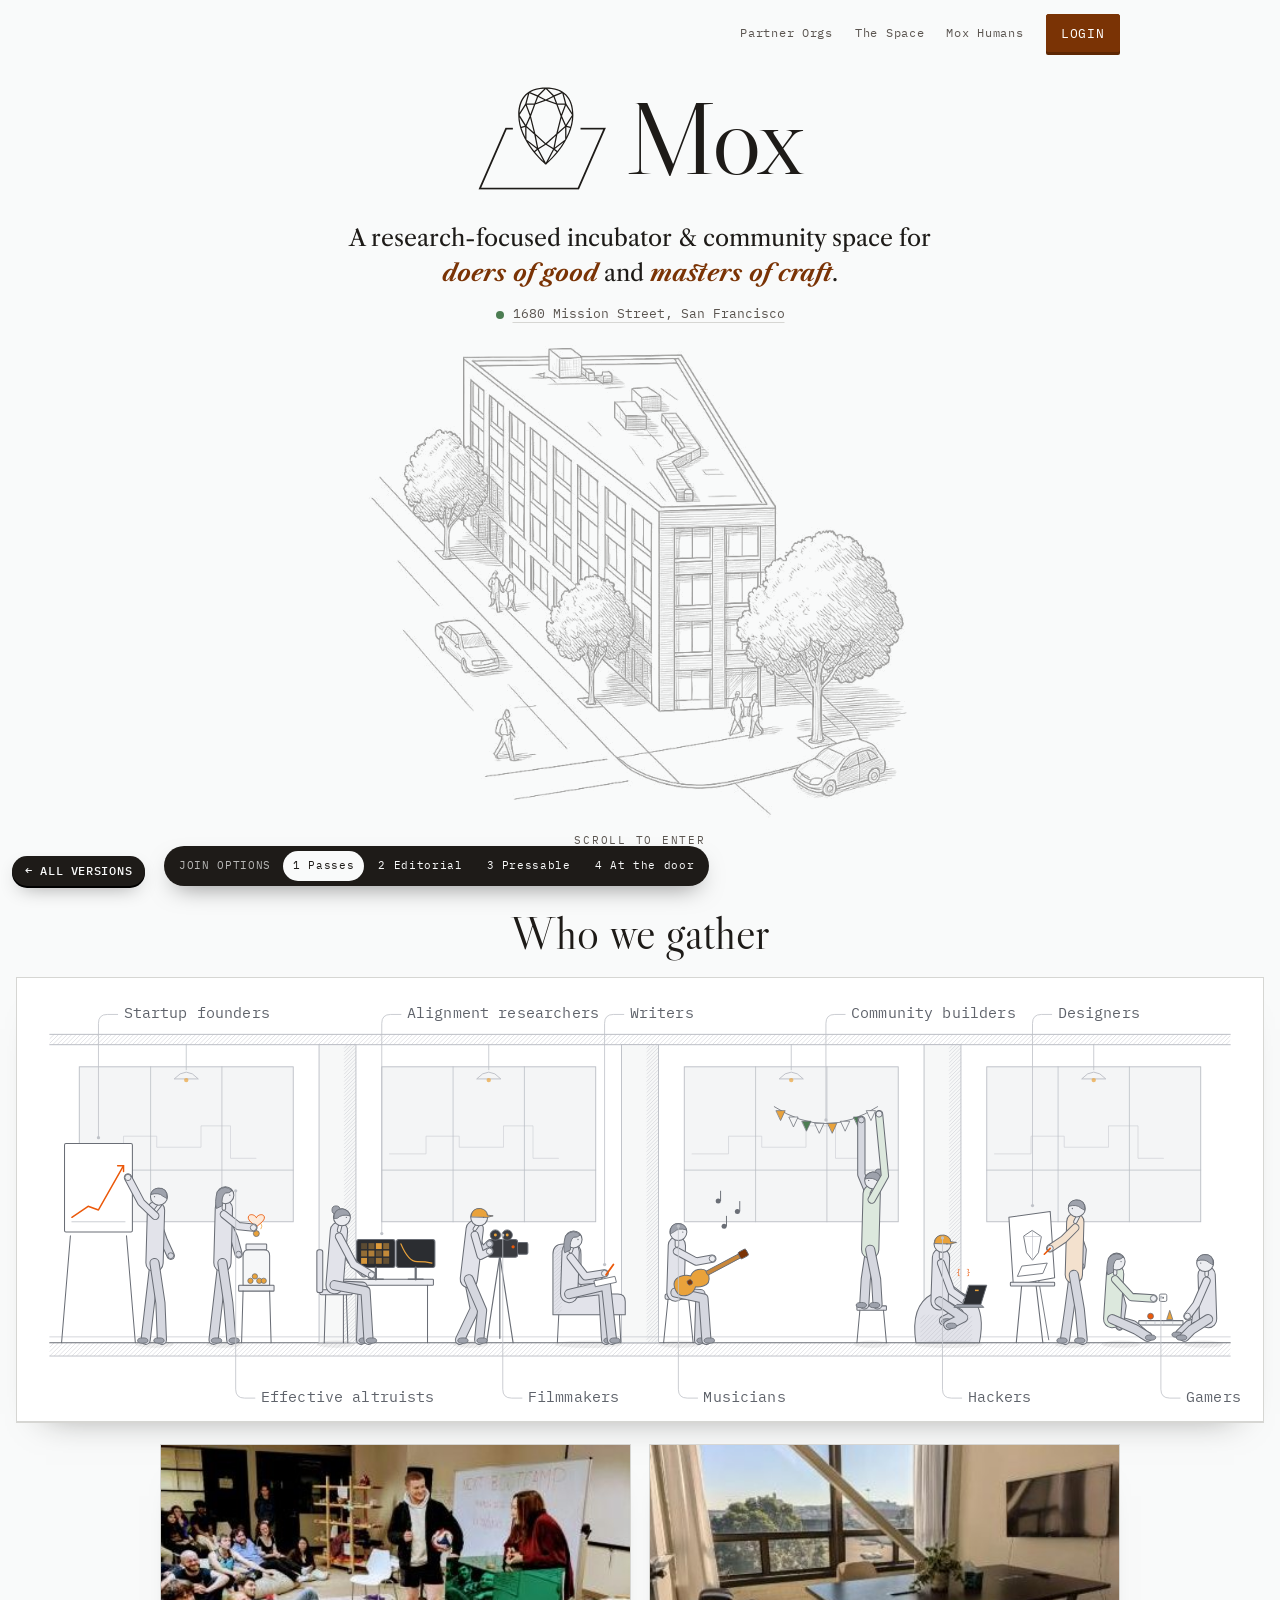
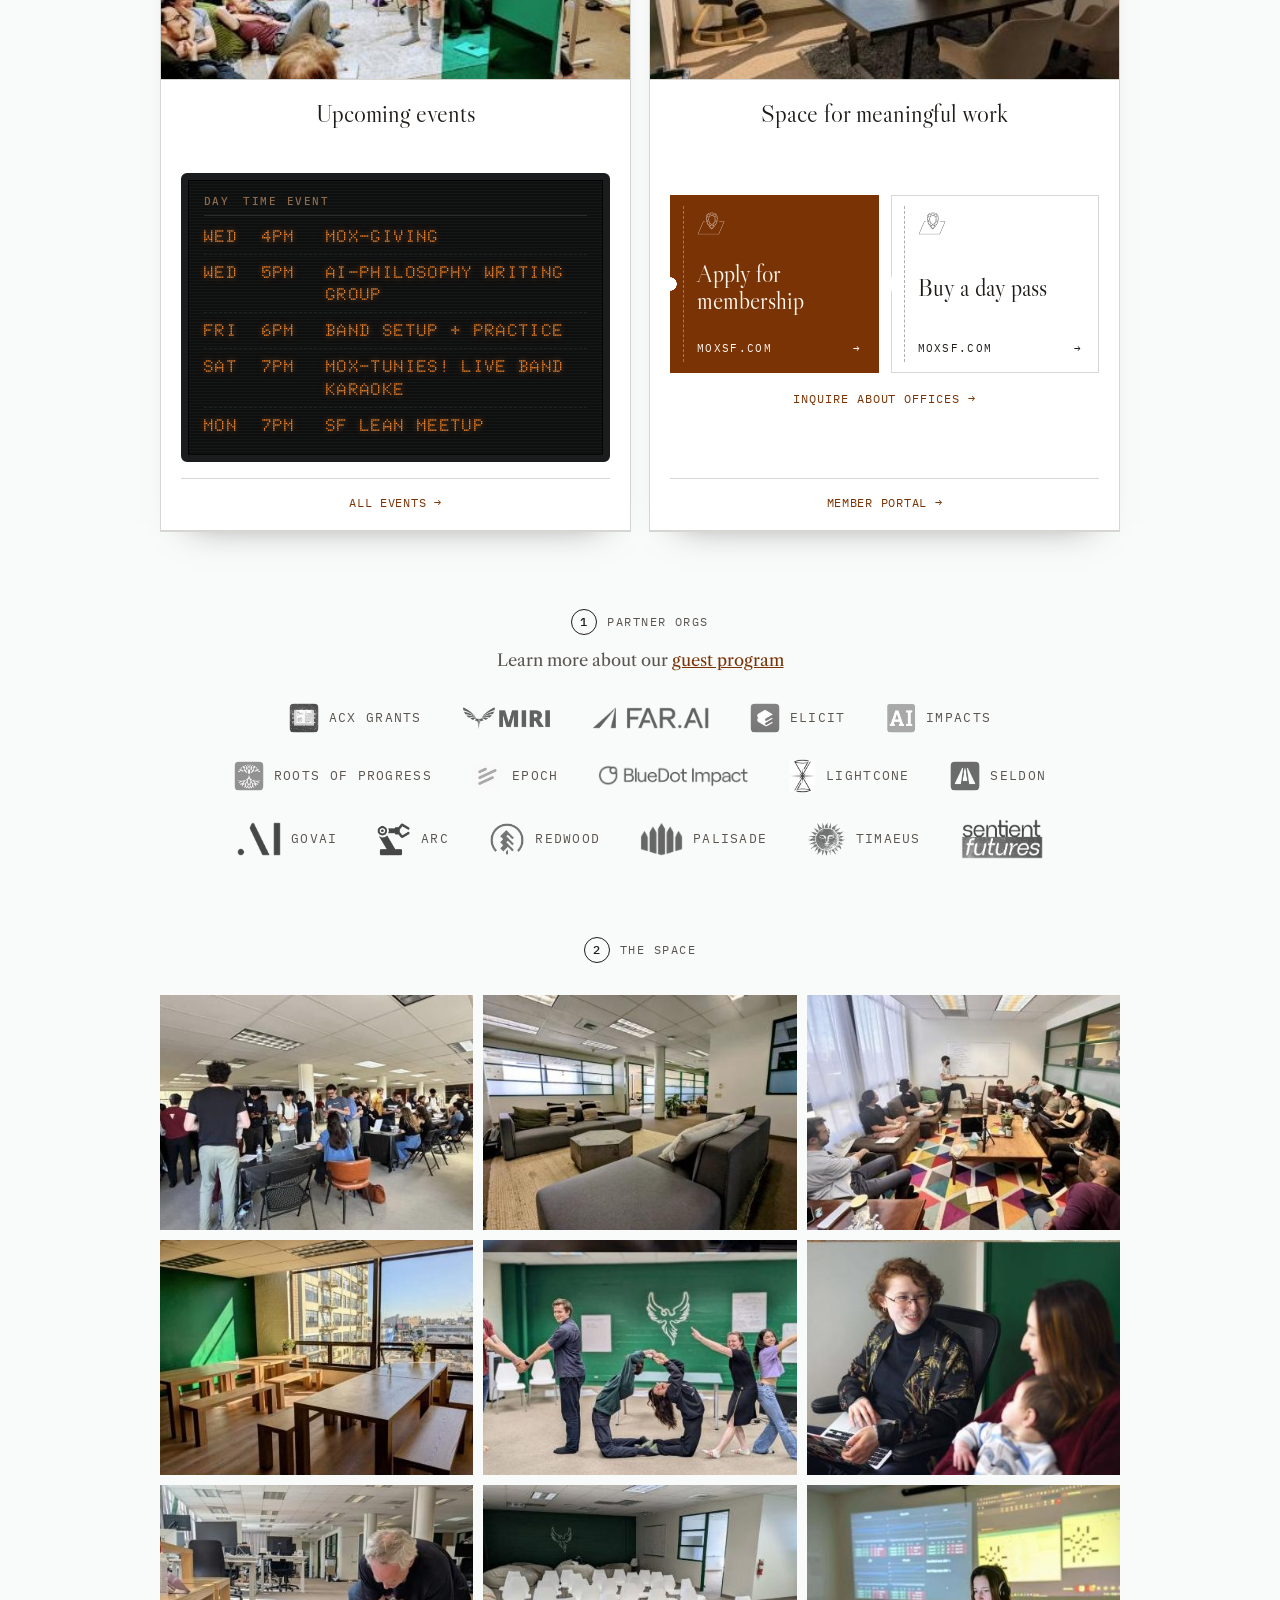
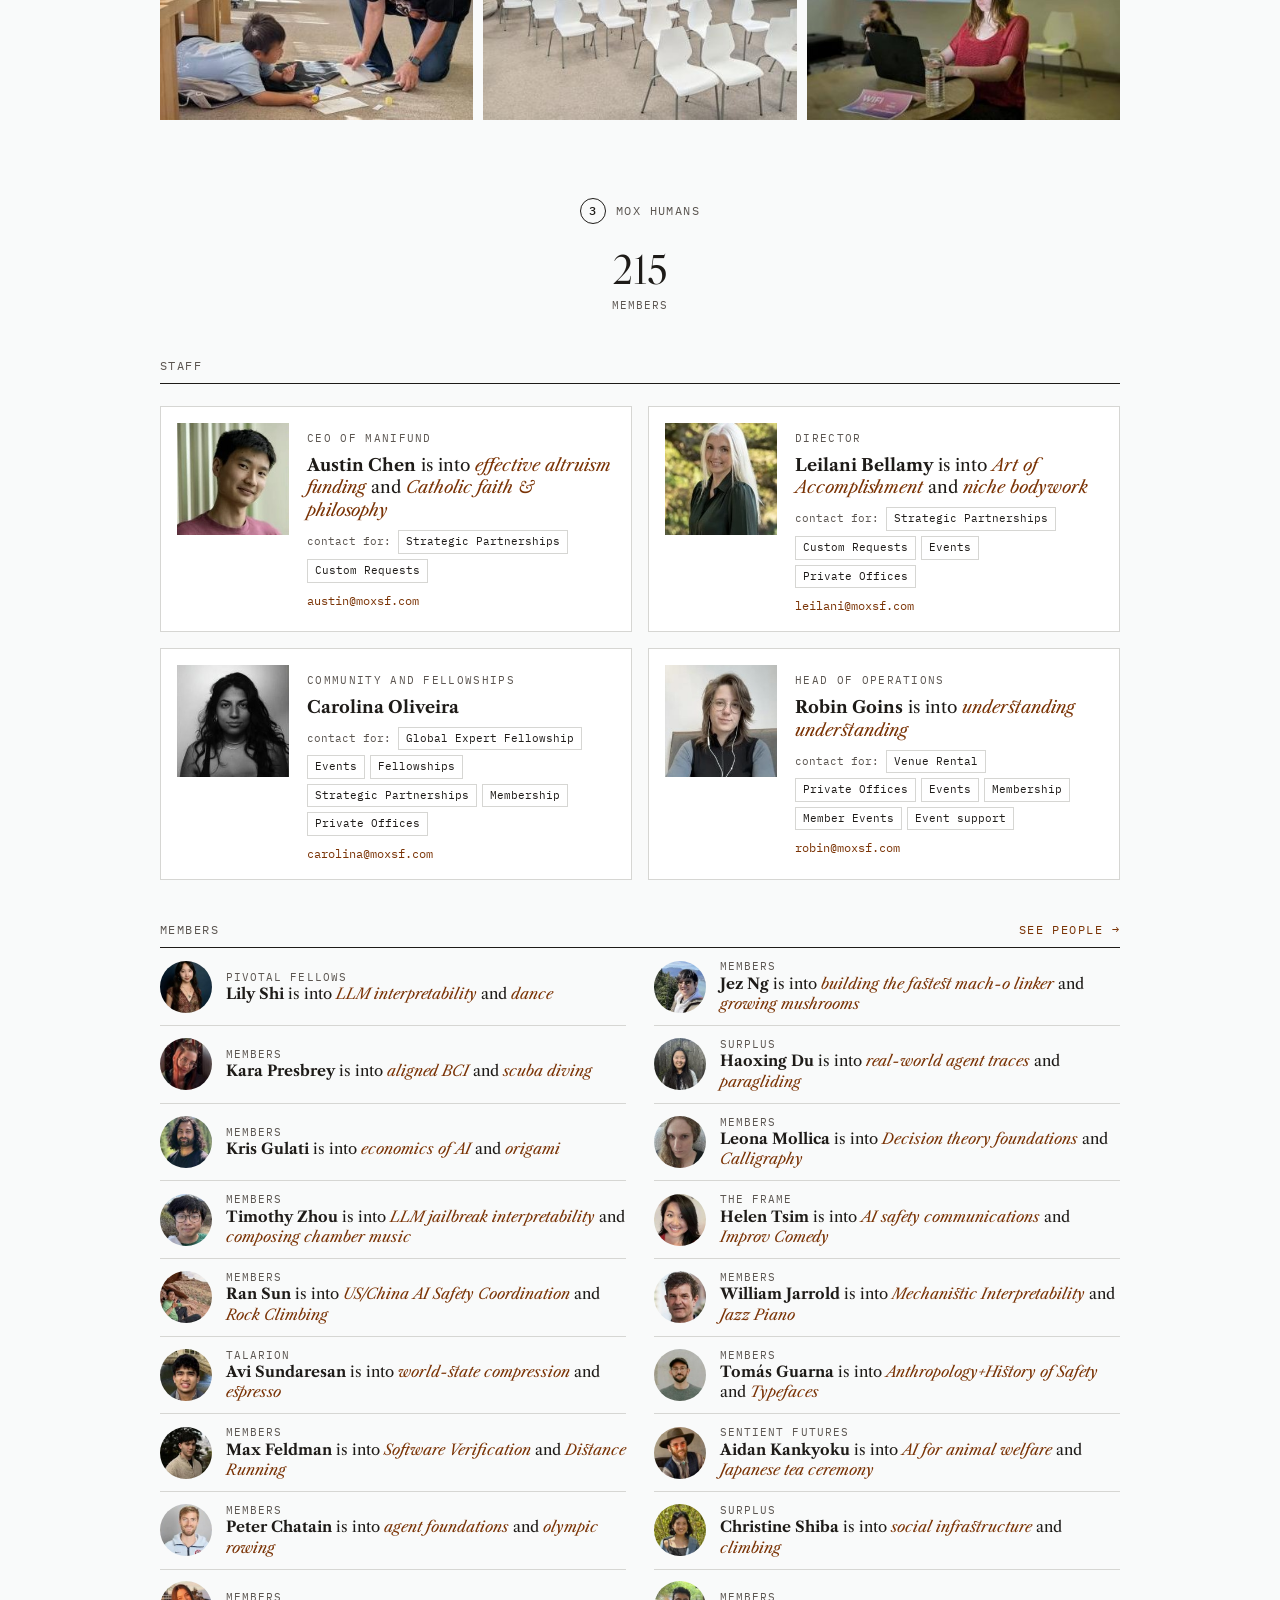
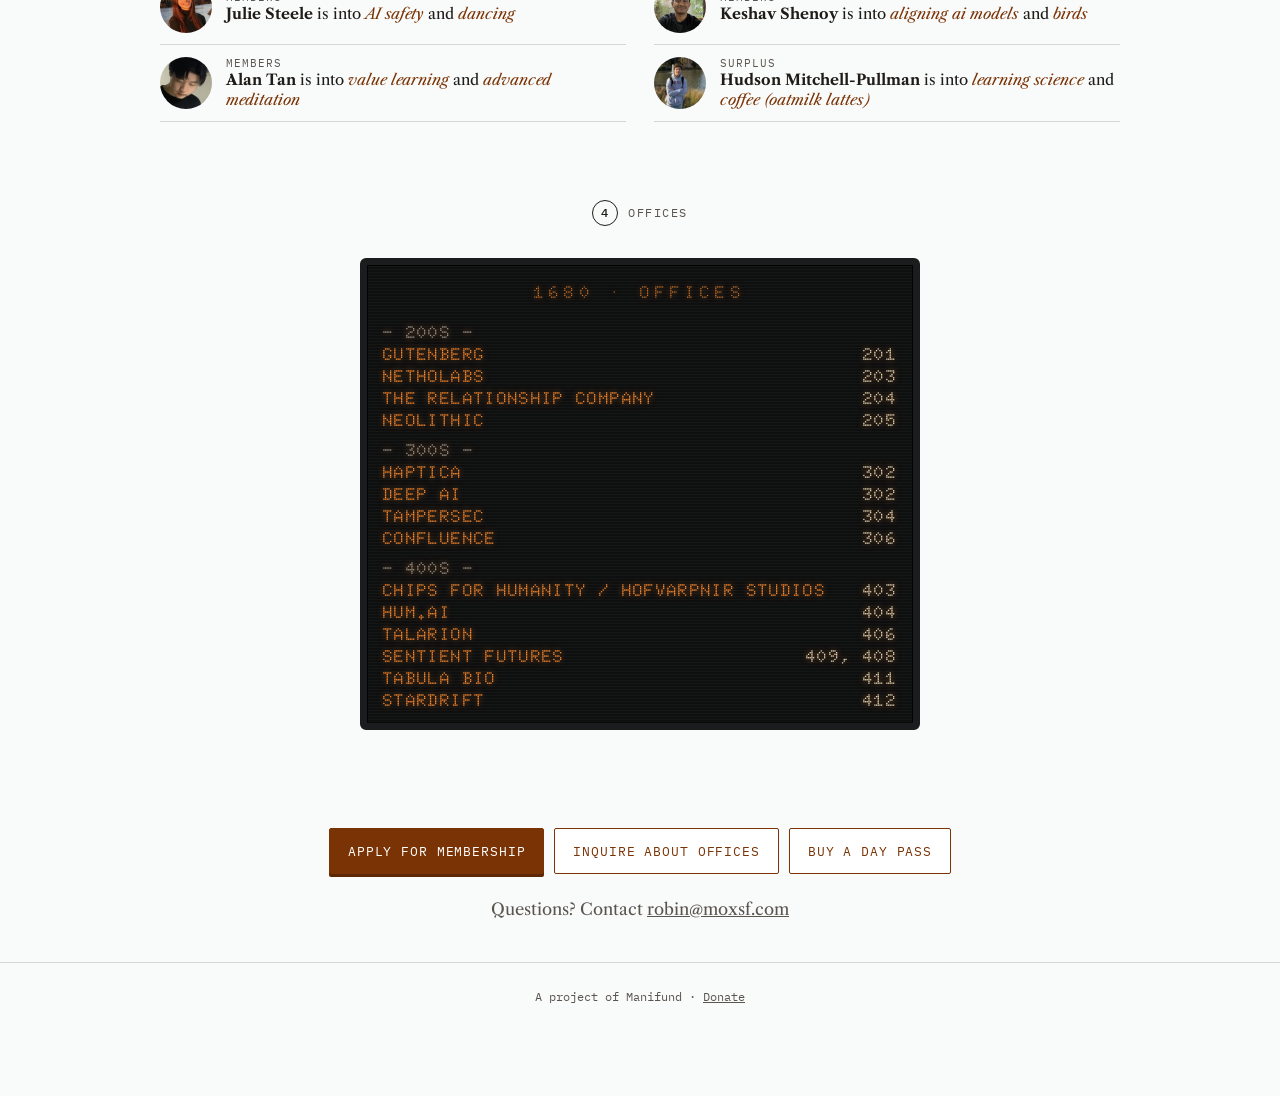
<file: prototypes/f2.html>
<!doctype html>
<html lang="en">
<head><link rel="stylesheet" href="https://fonts.googleapis.com/css2?family=Doto:wght@700&display=swap"><script>document.documentElement.className="js"</script>
<meta charset="utf-8">
<meta name="viewport" content="width=device-width, initial-scale=1, viewport-fit=cover">
<title>Mox · F2 · Who we gather, drawn</title>
<link rel="stylesheet" href="https://fonts.googleapis.com/css2?family=Libre+Caslon+Display&family=Libre+Caslon+Text:ital,wght@0,400;0,700;1,400;1,700&family=IBM+Plex+Mono:wght@400;500&display=swap">
<style>
/* Layout: one centered column, like today's moxsf.com. The building drawing sits behind the hero; the elevator indicator is the navigation. */
:root{
  --paper:#F9FAFA; --card:#FFFFFF; --concrete:#E0E1E2; --ink:#1E1B18; --ink-2:#5B5550; --rule:#D6D6D3;
  --rust:#7A3305; --rust-2:#5E2703; --signal:#EB5809; --green:#4C7D52;
  --display:"Libre Caslon Display","Libre Caslon Text",Georgia,serif;
  --text:"Libre Caslon Text",Georgia,serif;
  --mono:"IBM Plex Mono",ui-monospace,Menlo,monospace;
  color-scheme:light;
}
*{box-sizing:border-box}
html{scroll-behavior:smooth}
body{margin:0;background:var(--paper);color:var(--ink);font-family:var(--text);font-size:16.5px;line-height:1.6;-webkit-font-smoothing:antialiased}
a{color:inherit}
img{max-width:100%;display:block}
.col{max-width:1000px;margin:0 auto;padding-left:max(20px,env(safe-area-inset-left,0px));padding-right:max(20px,env(safe-area-inset-right,0px))}
.mono{font-family:var(--mono)}
h1,h2,h3{font-family:var(--display);font-weight:400;margin:0;line-height:1.1;text-wrap:balance}
:focus-visible{outline:2px solid var(--signal);outline-offset:3px}

.btn{display:inline-flex;align-items:center;justify-content:center;font-family:var(--mono);font-size:12.5px;letter-spacing:.07em;text-transform:uppercase;text-decoration:none;padding:12px 18px;border:1px solid var(--rust);border-radius:2px;transition:transform .12s,box-shadow .12s,background .2s}
.btn.solid{background:var(--rust);color:#fff;box-shadow:0 3px 0 var(--rust-2)}
.btn.solid:hover{background:#8A3B07}
.btn.solid:active{transform:translateY(3px);box-shadow:none}
.btn.line{color:var(--rust);background:var(--card)}
.btn.line:hover{background:#F6EEE8}

/* Top strip */
.top{display:flex;justify-content:flex-end;align-items:center;gap:22px;padding-block:14px;font-family:var(--mono);font-size:12px;letter-spacing:.06em;position:relative;z-index:2}
.top a.l{text-decoration:none;color:var(--ink-2)}
.top a.l:hover{color:var(--ink)}

/* Hero: centered lockup over the drawing */
.stage{position:relative;overflow:hidden;padding-bottom:8px}
.hero{position:relative;text-align:center;padding-block:18px 52px}
.bg{position:absolute;left:50%;top:-10px;width:min(1500px,170vw);aspect-ratio:690/600;transform:translateX(-50%);pointer-events:none}
.bg .lines{position:absolute;inset:0;background:var(--ink);opacity:.13;-webkit-mask:url(img/sketch.png) no-repeat center/contain;mask:url(img/sketch.png) no-repeat center/contain}
.win{position:absolute;background:#F3A35B;opacity:0;animation:glow 16s ease-in-out infinite}
@keyframes glow{0%,15%{opacity:0}30%,70%{opacity:.32}85%,100%{opacity:0}}
.fade{position:absolute;inset:auto 0 0 0;height:30%;background:linear-gradient(transparent,var(--paper))}
.hero .in{position:relative}
.lockup{display:inline-flex;align-items:center;gap:18px;text-decoration:none}
.mark{width:132px;height:108px;background:var(--ink);-webkit-mask:url(img/mark.svg) no-repeat center/contain;mask:url(img/mark.svg) no-repeat center/contain}
.word{font-family:var(--display);font-size:104px;line-height:1;letter-spacing:-.01em}
.tag{font-size:clamp(19px,2.1vw,23px);margin:22px auto 0;max-width:30em;line-height:1.5}
.tag em{font-weight:700;color:var(--rust);white-space:nowrap}
.addr{display:inline-flex;align-items:center;gap:9px;margin-top:14px;font-family:var(--mono);font-size:13px;color:var(--ink-2);text-decoration:underline;text-underline-offset:4px;text-decoration-color:var(--rule)}
.dot{width:8px;height:8px;border-radius:50%;background:var(--green);animation:pulse 3.2s ease-out infinite}
@keyframes pulse{0%{box-shadow:0 0 0 0 rgba(76,125,82,.45)}70%{box-shadow:0 0 0 9px rgba(76,125,82,0)}100%{box-shadow:0 0 0 0 rgba(76,125,82,0)}}
.ctas{display:flex;justify-content:center;flex-wrap:wrap;gap:10px;margin-top:28px}
@media (max-width:620px){.mark{width:76px;height:62px}.word{font-size:62px}.lockup{gap:10px}}

/* Three cards, all the same size */
.three{display:grid;grid-template-columns:repeat(3,1fr);gap:18px;position:relative;margin-top:-8px}
.card{background:var(--card);border:1px solid var(--rule);display:flex;flex-direction:column;min-width:0;box-shadow:0 1px 0 var(--rule),0 22px 34px -30px rgba(30,27,24,.5)}
.card .ph{aspect-ratio:16/10;overflow:hidden;border-bottom:1px solid var(--rule)}
.card .ph img{width:100%;height:100%;object-fit:cover;animation:drift 28s ease-in-out infinite alternate}
@keyframes drift{from{transform:scale(1.03)}to{transform:scale(1.09) translate(-1.5%,-1%)}}
.card .b{padding:20px 20px 18px;display:flex;flex-direction:column;flex:1;text-align:center}
.card h3{font-size:25px;margin-bottom:14px}
.card .body{flex:1;text-align:left}
.card .foot{margin-top:16px;padding-top:14px;border-top:1px solid var(--rule);font-family:var(--mono);font-size:12px;letter-spacing:.06em;text-transform:uppercase}
.card .foot a{color:var(--rust);text-decoration:none}
.card .foot a:hover{text-decoration:underline}
.ev{list-style:none;margin:0;padding:0}
.ev li{display:grid;grid-template-columns:44px 1fr;gap:10px;align-items:center;padding:7px 0;border-bottom:1px solid #EEEEEC;font-size:14.5px;line-height:1.3}
.ev li:last-child{border-bottom:0}
.ev .d{font-family:var(--mono);font-size:10.5px;letter-spacing:.06em;text-align:center;border:1px solid var(--ink);padding:3px 0;line-height:1.25}
.ev .d b{display:block;font-weight:500}
.card .who{text-align:center;display:grid;grid-template-columns:1fr 1fr;font-size:14.5px;text-align:center;align-content:start}
.who span{padding:7px 4px;border-bottom:1px solid #EEEEEC}
.who span:nth-child(odd){border-right:1px solid #EEEEEC}
.ways{display:flex;flex-direction:column;gap:8px}
.ways .btn{width:100%}
.ways .hint{font-size:13.5px;color:var(--ink-2);text-align:center;margin-top:4px}
@media (max-width:860px){.three{grid-template-columns:1fr;max-width:460px;margin-inline:auto}}

/* Sections */
section{padding-block:76px 0;text-align:center}
.floor{display:inline-flex;align-items:center;gap:10px;font-family:var(--mono);font-size:12px;letter-spacing:.12em;text-transform:uppercase;color:var(--ink-2)}
.floor b{display:inline-grid;place-items:center;width:26px;height:26px;border:1px solid var(--ink);border-radius:50%;color:var(--ink);font-weight:500}
section h2{font-size:clamp(32px,4vw,46px);margin-top:12px}
section .sub{color:var(--ink-2);max-width:34em;margin:12px auto 0}

/* Photo grid: one rhythm, no ragged edges */
.photos{display:grid;grid-template-columns:repeat(3,1fr);gap:10px;margin-top:32px}
.photos figure{margin:0;overflow:hidden;aspect-ratio:4/3;background:var(--concrete)}
.photos figure.tall{grid-row:span 2;aspect-ratio:auto}
.photos img{width:100%;height:100%;object-fit:cover;transition:transform .6s ease}
.photos figure:hover img{transform:scale(1.03)}
@media (max-width:620px){.photos{grid-template-columns:1fr 1fr}.photos figure.tall{grid-row:auto;aspect-ratio:4/3}}

/* Humans */
.quote{font-family:var(--display);font-size:clamp(26px,3.2vw,38px);line-height:1.25;max-width:22em;margin:26px auto 0;min-height:2.6em}
.quote .what{font-family:var(--text);font-style:italic;color:var(--rust)}
.quote span{transition:opacity .6s}
.quote.out span{opacity:0}
.humans{margin-top:34px;text-align:left;border-top:1px solid var(--ink)}
.h{display:grid;grid-template-columns:44px 1fr auto;gap:14px;align-items:center;padding:12px 0;border-bottom:1px solid var(--rule)}
.av{width:44px;height:44px;border-radius:50%;background:var(--concrete);display:grid;place-items:center;font-family:var(--mono);font-size:13px;color:var(--ink-2)}
.h .n{font-size:16px}
.h .n b{font-weight:700}
.h .n i{color:var(--rust)}
.h .r{font-family:var(--mono);font-size:11px;letter-spacing:.08em;text-transform:uppercase;color:var(--ink-2);text-align:right}
@media (max-width:560px){.h{grid-template-columns:44px 1fr}.h .r{grid-column:2;text-align:left}}
.counts{display:flex;justify-content:center;gap:36px;margin-top:24px;flex-wrap:wrap}
.counts b{display:block;font-family:var(--display);font-weight:400;font-size:42px;line-height:1}
.counts span{font-family:var(--mono);font-size:11px;letter-spacing:.1em;color:var(--ink-2)}

/* Directory board */
.board{max-width:560px;margin:32px auto 0;background:#22201E;border:10px solid #3B3733;border-radius:4px;padding:20px 24px;color:#F2EFEA;font-family:var(--mono);font-size:13.5px;letter-spacing:.08em;text-transform:uppercase;text-align:left;
  background-image:repeating-linear-gradient(0deg,rgba(255,255,255,.045) 0 1px,transparent 1px 22px)}
.board h4{margin:0 0 12px;font-weight:500;text-align:center;letter-spacing:.3em}
.board .row{display:flex;justify-content:space-between;gap:16px;line-height:22px}
.board .row span:last-child{color:#E7D7B8}
.board .fl{color:#9A948C;margin-top:8px}
.partners{display:flex;flex-wrap:wrap;justify-content:center;gap:8px 22px;margin-top:28px;font-family:var(--mono);font-size:12.5px;letter-spacing:.1em;text-transform:uppercase;color:var(--ink-2)}

.close{padding-block:80px;text-align:center}
.close h2{font-size:clamp(34px,4.4vw,52px)}
footer{border-top:1px solid var(--rule);padding-block:24px 90px;text-align:center;font-family:var(--mono);font-size:12px;color:var(--ink-2)}

/* Elevator indicator */
.elevator{position:fixed;right:max(16px,env(safe-area-inset-right,0px));bottom:calc(16px + env(safe-area-inset-bottom,0px));z-index:30;display:flex;align-items:center;gap:14px;padding:9px 16px;border-radius:6px;
  background:linear-gradient(180deg,#EDEEEF 0%,#C9CBCD 48%,#DADCDD 52%,#BFC1C3 100%);box-shadow:inset 0 1px 0 #fff,inset 0 -1px 0 #9FA2A5,0 10px 24px -12px rgba(0,0,0,.45);font-family:var(--mono)}
.elevator a{font-size:19px;line-height:1;text-decoration:none;color:#45484B;font-weight:500;transition:color .35s,text-shadow .35s}
.elevator a.on{color:var(--signal);text-shadow:0 0 8px rgba(235,88,9,.75)}
.elevator .lbl{font-size:10px;letter-spacing:.14em;color:#45484B;text-transform:uppercase;border-left:1px solid #A9ACAF;padding-left:12px;min-width:78px}
@media (prefers-reduced-motion:reduce){*{animation:none!important;transition:none!important}html{scroll-behavior:auto}}

/* Partner logos: monochrome strip, company colors on hover */
.logos{display:flex;flex-wrap:wrap;justify-content:center;align-items:center;gap:26px 40px;margin:30px auto 0;max-width:940px}
.lg{display:inline-flex;align-items:center;gap:10px;text-decoration:none;color:var(--lg-ink);font-family:var(--lg-font);font-size:13px;letter-spacing:.1em;text-transform:uppercase;transition:color .25s}
.lg img{height:34px;width:auto;display:block;filter:grayscale(1) contrast(1.05);opacity:.72;mix-blend-mode:multiply;transition:filter .3s,opacity .3s}
.lg.tile img{height:30px;border-radius:6px}
.lg.white img{height:24px;filter:brightness(0);opacity:.62}
.lg.bluedot img{height:22px}
.lg.sentient img{height:40px}
.lg:hover{color:var(--lg-hover)}
.lg:hover img{filter:none;opacity:1}
.lg.white:hover img{filter:brightness(0);opacity:.9}
.guest{margin-top:8px}
.guest a{color:var(--lg-hover)}
html,body{overflow-x:clip}

:root{--lg-ink:var(--ink-2);--lg-hover:var(--rust);--lg-font:var(--mono)}
.who-list{display:grid;grid-template-columns:1fr 1fr;font-size:14.5px;text-align:center}
.who-list span{padding:7px 4px;border-bottom:1px solid #EEEEEC}
.who-list span:nth-child(odd){border-right:1px solid #EEEEEC}
.photos{grid-template-columns:repeat(3,1fr)}
.photos figure{aspect-ratio:4/3}
.staff{display:grid;grid-template-columns:repeat(2,1fr);gap:16px;margin-top:22px;text-align:left}
.sc{display:grid;grid-template-columns:112px 1fr;gap:18px;background:var(--card);border:1px solid var(--rule);padding:16px;min-width:0}
.sc img{width:112px;height:112px;object-fit:cover;filter:grayscale(.15)}
.sc .role{font-family:var(--mono);font-size:11px;letter-spacing:.12em;color:var(--ink-2)}
.sc h4{font-family:var(--text);font-weight:400;font-size:17px;margin:4px 0 8px;line-height:1.35}
.sc h4 b{font-weight:700}
.sc h4 i{color:var(--rust)}
.tags{display:flex;flex-wrap:wrap;gap:5px;align-items:center;font-family:var(--mono);font-size:11px}
.tags .k{color:var(--ink-2);margin-right:2px}
.tags span:not(.k){border:1px solid var(--rule);padding:2px 7px;color:var(--ink)}
.sc .mail{display:block;margin-top:8px;font-family:var(--mono);font-size:12px;color:var(--rust)}
.grp{font-family:var(--mono);font-size:12px;letter-spacing:.12em;text-transform:uppercase;color:var(--ink-2);margin:40px 0 0;text-align:left;border-bottom:1px solid var(--ink);padding-bottom:8px;display:flex;justify-content:space-between}
.mem{display:grid;grid-template-columns:repeat(2,1fr);gap:0 28px;text-align:left}
.m{display:grid;grid-template-columns:52px 1fr;gap:14px;align-items:center;padding:11px 0;border-bottom:1px solid var(--rule);min-width:0}
.m img{width:52px;height:52px;border-radius:50%;object-fit:cover}
.m p{margin:0;font-size:15px;line-height:1.35}
.m b{font-weight:700}
.m i{color:var(--rust)}
.m small{display:block;font-family:var(--mono);font-size:10.5px;letter-spacing:.1em;text-transform:uppercase;color:var(--ink-2)}
@media (max-width:760px){.staff,.mem{grid-template-columns:1fr}.sc{grid-template-columns:84px 1fr}.sc img{width:84px;height:84px}}
footer a{color:inherit}
.arr{all:unset;cursor:pointer;display:grid;place-items:center;width:20px;height:22px;border-radius:3px}
.arr svg{width:11px;height:9px;fill:#45484B;transition:fill .3s,filter .3s}
.arr:hover svg{fill:#1E1B18}
.arr.lit svg{fill:var(--signal);filter:drop-shadow(0 0 4px rgba(235,88,9,.8))}
.arr:focus-visible{outline:2px solid var(--signal);outline-offset:2px}
@media (max-width:480px){.elevator{gap:11px;padding:8px 12px}.elevator .lbl{min-width:0}}

/* D2: the first screen is only the lockup, the tagline and the whole building. Content rises in as you scroll. */
.bg{position:fixed;left:50%;top:var(--bt,240px);width:var(--bw,600px);transform:translateX(-50%);z-index:0;transition:opacity .2s linear}
.bg .lines{opacity:.42}
.bg{opacity:var(--bo,1)}
.stage{overflow:visible;padding:0}
.hero{min-height:100vh;min-height:100svh;padding-block:18px 0;display:flex;flex-direction:column}
.hero .in{z-index:1}
.cue{margin-top:auto;padding-bottom:18px;display:flex;flex-direction:column;align-items:center;gap:6px;font-family:var(--mono);font-size:11px;letter-spacing:.16em;text-transform:uppercase;color:var(--ink-2);text-decoration:none;position:relative;z-index:1;transition:opacity .3s}
.cue i{display:block;width:1px;height:26px;background:var(--ink-2);transform-origin:top;animation:cue 2.8s ease-in-out infinite}
@keyframes cue{0%{transform:scaleY(0)}50%{transform:scaleY(1)}100%{transform:scaleY(1);opacity:0}}
.after{position:relative;z-index:1}
.three{margin-top:0}
.top{position:relative;z-index:2}
main,footer{position:relative;z-index:1}
footer{background:var(--paper)}
.board{position:relative}
.js .rv{opacity:0;transform:translateY(28px);transition:opacity .9s ease,transform .9s cubic-bezier(.2,.7,.2,1)}
.js .rv.in{opacity:1;transform:none}
.elevator{opacity:0;pointer-events:none;transition:opacity .4s}
.elevator.show{opacity:1;pointer-events:auto}
@media (prefers-reduced-motion:reduce){.js .rv{opacity:1;transform:none;transition:none}.cue i{animation:none;transform:none}.bg{transition:none}}

:root{--screen:#0E0F0F;--amber:#FF8A2B;--dots:"Doto","IBM Plex Mono",monospace;--lip:#4A1F03}
/* Who we gather: one floor, ten people */
.gw{text-align:center;margin-top:8px}
.gw h3,.two h3{font-family:var(--display);font-weight:400}
.gw h3{font-size:clamp(34px,4vw,46px);margin:0 0 6px}
.scene{margin-top:18px;margin-inline:calc(50% - min(680px,50vw - 16px));background:var(--card);border:1px solid var(--rule);padding:18px 18px 8px;box-shadow:0 1px 0 var(--rule),0 22px 34px -30px rgba(30,27,24,.5)}
.scene svg{display:block;width:100%;height:auto}
.scene .note{animation:note 5s ease-in-out infinite;transform-box:fill-box;transform-origin:center}
.scene .note.n1{animation-delay:-1.7s}.scene .note.n2{animation-delay:-3.4s}
@keyframes note{0%{opacity:0;transform:translateY(6px)}30%,60%{opacity:1}100%{opacity:0;transform:translateY(-10px)}}
.scene .rec{animation:blink 2.4s steps(2) infinite}
@keyframes blink{50%{opacity:.15}}
.scene .cursor{animation:blink 1.1s steps(2) infinite}
.scene .px{animation:px 7s ease-in-out infinite}
.scene .px:nth-child(3n){animation-delay:-2s}.scene .px:nth-child(4n){animation-delay:-4.5s}
@keyframes px{50%{opacity:.15}}
.scene .pen{animation:pen 1.6s ease-in-out infinite;transform-box:fill-box;transform-origin:0 100%}
@keyframes pen{50%{transform:translate(3px,1px) rotate(4deg)}}
.swipe{display:none;font-family:var(--mono);font-size:11px;letter-spacing:.12em;text-transform:uppercase;color:var(--ink-2);margin-top:8px}
@media (max-width:760px){.scene{overflow-x:auto;padding:12px 0 4px;-webkit-overflow-scrolling:touch}.scene svg{width:980px;max-width:none;margin:0 12px}.swipe{display:block}}
/* Events + space for meaningful work: two equal cards */
.two{display:grid;grid-template-columns:1fr 1fr;gap:18px;margin-top:22px}
.two .card .ph{aspect-ratio:16/8}
.board{border:7px solid #1B1C1D;background:var(--screen);border-radius:6px;padding:12px 16px;font-family:var(--dots);font-weight:700;font-size:17px;line-height:1.85;color:var(--amber);text-shadow:0 0 6px rgba(255,138,43,.6);text-transform:uppercase;box-shadow:inset 0 0 0 1px #000;position:relative;overflow:hidden;text-align:left}
.board::after{content:"";position:absolute;inset:0;background:repeating-linear-gradient(0deg,rgba(255,255,255,.03) 0 1px,transparent 1px 3px);pointer-events:none}
.board .hd{display:grid;grid-template-columns:2.8em 3.2em 1fr;gap:10px;font-family:var(--mono);font-weight:500;font-size:10.5px;letter-spacing:.14em;color:#8C6A4D;text-shadow:none;border-bottom:1px solid #2A2B2C;padding-bottom:3px;margin-bottom:3px}
.board .r{display:grid;grid-template-columns:2.8em 3.2em 1fr;gap:10px;border-bottom:1px dashed #1F2020;line-height:1.35;padding-block:6px}
.board .r:last-child{border-bottom:0}
.board .r.flip span:last-child{animation:flip .5s steps(3)}
@keyframes flip{0%{opacity:.1}50%{opacity:.6}100%{opacity:1}}
@media (max-width:860px){.two{grid-template-columns:1fr;max-width:520px;margin-inline:auto}}
@media (max-width:480px){.board{font-size:15px;padding:10px 12px}.board .r,.board .hd{grid-template-columns:2.5em 2.9em 1fr;gap:7px}}
/* Join options: only the chosen one shows */
.jv{display:none}
body[data-join="1"] .jv.v1,body[data-join="2"] .jv.v2,body[data-join="3"] .jv.v3,body[data-join="4"] .jv.v4{display:flex}
.door{display:none}
body[data-join="4"] .door{display:flex}
.jv{flex-direction:column;gap:12px;flex:1;justify-content:center}
/* 1 · Passes: two tickets with a perforated stub */
.passes{display:grid;grid-template-columns:1fr 1fr;gap:12px}
.pass{position:relative;display:flex;flex-direction:column;justify-content:space-between;gap:26px;min-height:150px;padding:16px 16px 14px 26px;text-decoration:none;color:var(--ink);background:#FFFFFF;border:1px solid var(--rule);text-align:left;
  -webkit-mask:radial-gradient(circle 7px at 0 50%,transparent 6.5px,#000 7px);mask:radial-gradient(circle 7px at 0 50%,transparent 6.5px,#000 7px);transition:transform .35s cubic-bezier(.2,.7,.2,1),box-shadow .35s}
.pass::before{content:"";position:absolute;left:12px;top:10px;bottom:10px;border-left:1.5px dashed currentColor;opacity:.35}
.pass .pm{width:28px;height:23px;background:currentColor;-webkit-mask:url(img/mark.svg) no-repeat center/contain;mask:url(img/mark.svg) no-repeat center/contain;opacity:.85}
.pass b{font-family:var(--display);font-weight:400;font-size:24px;line-height:1.1}
.pass .go{font-family:var(--mono);font-size:11px;letter-spacing:.12em;text-transform:uppercase;display:flex;justify-content:space-between}
.pass.primary{background:var(--rust);color:#FFF8F1;border-color:var(--rust)}
.pass:hover{transform:translateY(-4px) rotate(-.6deg);box-shadow:0 14px 22px -14px rgba(30,27,24,.45)}
.pass:hover .go span:last-child{transform:translateX(3px)}
.pass .go span:last-child{transition:transform .3s}
.textlink{font-family:var(--mono);font-size:12px;letter-spacing:.08em;text-transform:uppercase;color:var(--rust);text-decoration:none;text-align:center;padding-top:4px}
.textlink:hover{text-decoration:underline}
/* 2 · Editorial: the actions as big serif lines */
.ed a{display:flex;justify-content:space-between;align-items:baseline;gap:12px;text-decoration:none;border-top:1px solid var(--rule);padding:14px 2px 12px;color:var(--ink);text-align:left}
.ed a:last-child{border-bottom:1px solid var(--rule)}
.ed a b{font-family:var(--display);font-weight:400;font-size:clamp(26px,2.6vw,32px);line-height:1.1}
.ed a.primary b{color:var(--rust);font-style:italic}
.ed a.small b{font-size:20px;color:var(--ink-2)}
.ed a i{font-style:normal;font-family:var(--mono);font-size:18px;color:var(--rust);transition:transform .3s cubic-bezier(.2,.7,.2,1)}
.ed a:hover i{transform:translateX(6px)}
.ed a:hover b{text-decoration:underline;text-decoration-thickness:1px;text-underline-offset:6px}
/* 3 · Pressable: two big keys with a lip */
.pk{position:relative;display:flex;justify-content:space-between;align-items:center;padding:20px 22px;border-radius:6px;text-decoration:none;font-family:var(--mono);font-size:14px;letter-spacing:.1em;text-transform:uppercase;transition:transform .12s,box-shadow .12s}
.pk.primary{background:var(--rust);color:#fff;box-shadow:0 5px 0 var(--lip),0 14px 20px -12px rgba(74,31,3,.6)}
.pk.second{background:#FFFFFF;color:var(--ink);border:1.5px solid var(--ink);box-shadow:0 5px 0 var(--ink)}
.pk:hover{transform:translateY(-1px)}
.pk.primary:hover{box-shadow:0 6px 0 var(--lip),0 16px 22px -12px rgba(74,31,3,.6)}
.pk.second:hover{box-shadow:0 6px 0 var(--ink)}
.pk:active{transform:translateY(5px);box-shadow:0 0 0 var(--lip)!important}
.pk i{font-style:normal;font-size:18px}
/* 4 · At the door: the two passes sit right under the building on the first screen */
.hfoot{margin-top:auto;display:flex;flex-direction:column;align-items:center;gap:14px;position:relative;z-index:1}
.hfoot .cue{margin-top:0}
.door{gap:12px;justify-content:center;flex-wrap:wrap}
.door .pk{padding:15px 20px;gap:18px;min-width:250px}
.v4 .btn{width:100%}
.two .card .body{display:flex;flex-direction:column;justify-content:center}
/* review control, not part of the site */
.picker{position:fixed;left:164px;bottom:calc(14px + env(safe-area-inset-bottom,0px));z-index:60;display:flex;align-items:center;gap:4px;padding:5px;border-radius:999px;background:#1E1B18;color:#F9FAFA;font-family:var(--mono);font-size:11px;letter-spacing:.06em;box-shadow:0 10px 24px -10px rgba(0,0,0,.5)}
.picker>span{padding:0 8px 0 10px;opacity:.7;text-transform:uppercase}
.picker button{all:unset;cursor:pointer;padding:6px 10px;border-radius:999px;white-space:nowrap}
.picker button[aria-pressed="true"]{background:#F9FAFA;color:#1E1B18}
.picker button:focus-visible{outline:2px solid var(--signal)}
@media (max-width:1100px){.picker>span{display:none}}
@media (max-width:620px){.picker{left:92px}.elevator{bottom:calc(62px + env(safe-area-inset-bottom,0px))}.picker>span{display:none}.picker button .w{display:none}}
</style>
</head>
<body data-join="1">

<div class="col top"><a class="l" href="#partners">Partner Orgs</a><a class="l" href="#space">The Space</a><a class="l" href="#humans">Mox Humans</a><a class="btn solid" href="#" style="padding:8px 14px">Login</a></div>
<div class="stage">
  <div class="bg" aria-hidden="true">
    <div class="lines"></div>
    <span class="win" style="left:57.2%;top:38.6%;width:5.9%;height:6%"></span>
    <span class="win" style="left:66%;top:48.2%;width:5.9%;height:6%;animation-delay:-6s"></span>
    <span class="win" style="left:57.2%;top:58.2%;width:5.9%;height:6%;animation-delay:-11s"></span>
    
  </div>
  <header class="hero"><div class="col in">
    <a class="lockup" href="#" aria-label="Mox"><span class="mark" aria-hidden="true"></span><span class="word">Mox</span></a>
    <p class="tag">A research-focused incubator &amp; community space for <em>doers of good</em> and <em>masters of craft</em>.</p>
    <a class="addr" href="#"><span class="dot" aria-hidden="true"></span>1680 Mission Street, San Francisco</a>
  </div><div class="hfoot"><div class="door"><a class="pk primary" href="#">Apply for membership<i>→</i></a><a class="pk second" href="#">Buy a day pass<i>→</i></a></div><a class="cue" href="#enter" id="cue">Scroll to enter<i></i></a></div></header>
  <div class="col after" id="enter"><div class="gw rv"><h3>Who we gather</h3><div class="scene"><svg class="gather" viewBox="0 0 1640 566" role="img" aria-labelledby="gt"><title id="gt">One floor of Mox with startup founders, effective altruists, alignment researchers, filmmakers, writers, musicians, community builders, hackers, designers and gamers</title><g class="room"><g stroke="#B9BCC3" stroke-width=".8" opacity=".7"><line x1="20" y1="52" x2="20" y2="52"/><line x1="20" y1="58" x2="26" y2="52"/><line x1="20" y1="64" x2="32" y2="52"/><line x1="24" y1="66" x2="38" y2="52"/><line x1="30" y1="66" x2="44" y2="52"/><line x1="36" y1="66" x2="50" y2="52"/><line x1="42" y1="66" x2="56" y2="52"/><line x1="48" y1="66" x2="62" y2="52"/><line x1="54" y1="66" x2="68" y2="52"/><line x1="60" y1="66" x2="74" y2="52"/><line x1="66" y1="66" x2="80" y2="52"/><line x1="72" y1="66" x2="86" y2="52"/><line x1="78" y1="66" x2="92" y2="52"/><line x1="84" y1="66" x2="98" y2="52"/><line x1="90" y1="66" x2="104" y2="52"/><line x1="96" y1="66" x2="110" y2="52"/><line x1="102" y1="66" x2="116" y2="52"/><line x1="108" y1="66" x2="122" y2="52"/><line x1="114" y1="66" x2="128" y2="52"/><line x1="120" y1="66" x2="134" y2="52"/><line x1="126" y1="66" x2="140" y2="52"/><line x1="132" y1="66" x2="146" y2="52"/><line x1="138" y1="66" x2="152" y2="52"/><line x1="144" y1="66" x2="158" y2="52"/><line x1="150" y1="66" x2="164" y2="52"/><line x1="156" y1="66" x2="170" y2="52"/><line x1="162" y1="66" x2="176" y2="52"/><line x1="168" y1="66" x2="182" y2="52"/><line x1="174" y1="66" x2="188" y2="52"/><line x1="180" y1="66" x2="194" y2="52"/><line x1="186" y1="66" x2="200" y2="52"/><line x1="192" y1="66" x2="206" y2="52"/><line x1="198" y1="66" x2="212" y2="52"/><line x1="204" y1="66" x2="218" y2="52"/><line x1="210" y1="66" x2="224" y2="52"/><line x1="216" y1="66" x2="230" y2="52"/><line x1="222" y1="66" x2="236" y2="52"/><line x1="228" y1="66" x2="242" y2="52"/><line x1="234" y1="66" x2="248" y2="52"/><line x1="240" y1="66" x2="254" y2="52"/><line x1="246" y1="66" x2="260" y2="52"/><line x1="252" y1="66" x2="266" y2="52"/><line x1="258" y1="66" x2="272" y2="52"/><line x1="264" y1="66" x2="278" y2="52"/><line x1="270" y1="66" x2="284" y2="52"/><line x1="276" y1="66" x2="290" y2="52"/><line x1="282" y1="66" x2="296" y2="52"/><line x1="288" y1="66" x2="302" y2="52"/><line x1="294" y1="66" x2="308" y2="52"/><line x1="300" y1="66" x2="314" y2="52"/><line x1="306" y1="66" x2="320" y2="52"/><line x1="312" y1="66" x2="326" y2="52"/><line x1="318" y1="66" x2="332" y2="52"/><line x1="324" y1="66" x2="338" y2="52"/><line x1="330" y1="66" x2="344" y2="52"/><line x1="336" y1="66" x2="350" y2="52"/><line x1="342" y1="66" x2="356" y2="52"/><line x1="348" y1="66" x2="362" y2="52"/><line x1="354" y1="66" x2="368" y2="52"/><line x1="360" y1="66" x2="374" y2="52"/><line x1="366" y1="66" x2="380" y2="52"/><line x1="372" y1="66" x2="386" y2="52"/><line x1="378" y1="66" x2="392" y2="52"/><line x1="384" y1="66" x2="398" y2="52"/><line x1="390" y1="66" x2="404" y2="52"/><line x1="396" y1="66" x2="410" y2="52"/><line x1="402" y1="66" x2="416" y2="52"/><line x1="408" y1="66" x2="422" y2="52"/><line x1="414" y1="66" x2="428" y2="52"/><line x1="420" y1="66" x2="434" y2="52"/><line x1="426" y1="66" x2="440" y2="52"/><line x1="432" y1="66" x2="446" y2="52"/><line x1="438" y1="66" x2="452" y2="52"/><line x1="444" y1="66" x2="458" y2="52"/><line x1="450" y1="66" x2="464" y2="52"/><line x1="456" y1="66" x2="470" y2="52"/><line x1="462" y1="66" x2="476" y2="52"/><line x1="468" y1="66" x2="482" y2="52"/><line x1="474" y1="66" x2="488" y2="52"/><line x1="480" y1="66" x2="494" y2="52"/><line x1="486" y1="66" x2="500" y2="52"/><line x1="492" y1="66" x2="506" y2="52"/><line x1="498" y1="66" x2="512" y2="52"/><line x1="504" y1="66" x2="518" y2="52"/><line x1="510" y1="66" x2="524" y2="52"/><line x1="516" y1="66" x2="530" y2="52"/><line x1="522" y1="66" x2="536" y2="52"/><line x1="528" y1="66" x2="542" y2="52"/><line x1="534" y1="66" x2="548" y2="52"/><line x1="540" y1="66" x2="554" y2="52"/><line x1="546" y1="66" x2="560" y2="52"/><line x1="552" y1="66" x2="566" y2="52"/><line x1="558" y1="66" x2="572" y2="52"/><line x1="564" y1="66" x2="578" y2="52"/><line x1="570" y1="66" x2="584" y2="52"/><line x1="576" y1="66" x2="590" y2="52"/><line x1="582" y1="66" x2="596" y2="52"/><line x1="588" y1="66" x2="602" y2="52"/><line x1="594" y1="66" x2="608" y2="52"/><line x1="600" y1="66" x2="614" y2="52"/><line x1="606" y1="66" x2="620" y2="52"/><line x1="612" y1="66" x2="626" y2="52"/><line x1="618" y1="66" x2="632" y2="52"/><line x1="624" y1="66" x2="638" y2="52"/><line x1="630" y1="66" x2="644" y2="52"/><line x1="636" y1="66" x2="650" y2="52"/><line x1="642" y1="66" x2="656" y2="52"/><line x1="648" y1="66" x2="662" y2="52"/><line x1="654" y1="66" x2="668" y2="52"/><line x1="660" y1="66" x2="674" y2="52"/><line x1="666" y1="66" x2="680" y2="52"/><line x1="672" y1="66" x2="686" y2="52"/><line x1="678" y1="66" x2="692" y2="52"/><line x1="684" y1="66" x2="698" y2="52"/><line x1="690" y1="66" x2="704" y2="52"/><line x1="696" y1="66" x2="710" y2="52"/><line x1="702" y1="66" x2="716" y2="52"/><line x1="708" y1="66" x2="722" y2="52"/><line x1="714" y1="66" x2="728" y2="52"/><line x1="720" y1="66" x2="734" y2="52"/><line x1="726" y1="66" x2="740" y2="52"/><line x1="732" y1="66" x2="746" y2="52"/><line x1="738" y1="66" x2="752" y2="52"/><line x1="744" y1="66" x2="758" y2="52"/><line x1="750" y1="66" x2="764" y2="52"/><line x1="756" y1="66" x2="770" y2="52"/><line x1="762" y1="66" x2="776" y2="52"/><line x1="768" y1="66" x2="782" y2="52"/><line x1="774" y1="66" x2="788" y2="52"/><line x1="780" y1="66" x2="794" y2="52"/><line x1="786" y1="66" x2="800" y2="52"/><line x1="792" y1="66" x2="806" y2="52"/><line x1="798" y1="66" x2="812" y2="52"/><line x1="804" y1="66" x2="818" y2="52"/><line x1="810" y1="66" x2="824" y2="52"/><line x1="816" y1="66" x2="830" y2="52"/><line x1="822" y1="66" x2="836" y2="52"/><line x1="828" y1="66" x2="842" y2="52"/><line x1="834" y1="66" x2="848" y2="52"/><line x1="840" y1="66" x2="854" y2="52"/><line x1="846" y1="66" x2="860" y2="52"/><line x1="852" y1="66" x2="866" y2="52"/><line x1="858" y1="66" x2="872" y2="52"/><line x1="864" y1="66" x2="878" y2="52"/><line x1="870" y1="66" x2="884" y2="52"/><line x1="876" y1="66" x2="890" y2="52"/><line x1="882" y1="66" x2="896" y2="52"/><line x1="888" y1="66" x2="902" y2="52"/><line x1="894" y1="66" x2="908" y2="52"/><line x1="900" y1="66" x2="914" y2="52"/><line x1="906" y1="66" x2="920" y2="52"/><line x1="912" y1="66" x2="926" y2="52"/><line x1="918" y1="66" x2="932" y2="52"/><line x1="924" y1="66" x2="938" y2="52"/><line x1="930" y1="66" x2="944" y2="52"/><line x1="936" y1="66" x2="950" y2="52"/><line x1="942" y1="66" x2="956" y2="52"/><line x1="948" y1="66" x2="962" y2="52"/><line x1="954" y1="66" x2="968" y2="52"/><line x1="960" y1="66" x2="974" y2="52"/><line x1="966" y1="66" x2="980" y2="52"/><line x1="972" y1="66" x2="986" y2="52"/><line x1="978" y1="66" x2="992" y2="52"/><line x1="984" y1="66" x2="998" y2="52"/><line x1="990" y1="66" x2="1004" y2="52"/><line x1="996" y1="66" x2="1010" y2="52"/><line x1="1002" y1="66" x2="1016" y2="52"/><line x1="1008" y1="66" x2="1022" y2="52"/><line x1="1014" y1="66" x2="1028" y2="52"/><line x1="1020" y1="66" x2="1034" y2="52"/><line x1="1026" y1="66" x2="1040" y2="52"/><line x1="1032" y1="66" x2="1046" y2="52"/><line x1="1038" y1="66" x2="1052" y2="52"/><line x1="1044" y1="66" x2="1058" y2="52"/><line x1="1050" y1="66" x2="1064" y2="52"/><line x1="1056" y1="66" x2="1070" y2="52"/><line x1="1062" y1="66" x2="1076" y2="52"/><line x1="1068" y1="66" x2="1082" y2="52"/><line x1="1074" y1="66" x2="1088" y2="52"/><line x1="1080" y1="66" x2="1094" y2="52"/><line x1="1086" y1="66" x2="1100" y2="52"/><line x1="1092" y1="66" x2="1106" y2="52"/><line x1="1098" y1="66" x2="1112" y2="52"/><line x1="1104" y1="66" x2="1118" y2="52"/><line x1="1110" y1="66" x2="1124" y2="52"/><line x1="1116" y1="66" x2="1130" y2="52"/><line x1="1122" y1="66" x2="1136" y2="52"/><line x1="1128" y1="66" x2="1142" y2="52"/><line x1="1134" y1="66" x2="1148" y2="52"/><line x1="1140" y1="66" x2="1154" y2="52"/><line x1="1146" y1="66" x2="1160" y2="52"/><line x1="1152" y1="66" x2="1166" y2="52"/><line x1="1158" y1="66" x2="1172" y2="52"/><line x1="1164" y1="66" x2="1178" y2="52"/><line x1="1170" y1="66" x2="1184" y2="52"/><line x1="1176" y1="66" x2="1190" y2="52"/><line x1="1182" y1="66" x2="1196" y2="52"/><line x1="1188" y1="66" x2="1202" y2="52"/><line x1="1194" y1="66" x2="1208" y2="52"/><line x1="1200" y1="66" x2="1214" y2="52"/><line x1="1206" y1="66" x2="1220" y2="52"/><line x1="1212" y1="66" x2="1226" y2="52"/><line x1="1218" y1="66" x2="1232" y2="52"/><line x1="1224" y1="66" x2="1238" y2="52"/><line x1="1230" y1="66" x2="1244" y2="52"/><line x1="1236" y1="66" x2="1250" y2="52"/><line x1="1242" y1="66" x2="1256" y2="52"/><line x1="1248" y1="66" x2="1262" y2="52"/><line x1="1254" y1="66" x2="1268" y2="52"/><line x1="1260" y1="66" x2="1274" y2="52"/><line x1="1266" y1="66" x2="1280" y2="52"/><line x1="1272" y1="66" x2="1286" y2="52"/><line x1="1278" y1="66" x2="1292" y2="52"/><line x1="1284" y1="66" x2="1298" y2="52"/><line x1="1290" y1="66" x2="1304" y2="52"/><line x1="1296" y1="66" x2="1310" y2="52"/><line x1="1302" y1="66" x2="1316" y2="52"/><line x1="1308" y1="66" x2="1322" y2="52"/><line x1="1314" y1="66" x2="1328" y2="52"/><line x1="1320" y1="66" x2="1334" y2="52"/><line x1="1326" y1="66" x2="1340" y2="52"/><line x1="1332" y1="66" x2="1346" y2="52"/><line x1="1338" y1="66" x2="1352" y2="52"/><line x1="1344" y1="66" x2="1358" y2="52"/><line x1="1350" y1="66" x2="1364" y2="52"/><line x1="1356" y1="66" x2="1370" y2="52"/><line x1="1362" y1="66" x2="1376" y2="52"/><line x1="1368" y1="66" x2="1382" y2="52"/><line x1="1374" y1="66" x2="1388" y2="52"/><line x1="1380" y1="66" x2="1394" y2="52"/><line x1="1386" y1="66" x2="1400" y2="52"/><line x1="1392" y1="66" x2="1406" y2="52"/><line x1="1398" y1="66" x2="1412" y2="52"/><line x1="1404" y1="66" x2="1418" y2="52"/><line x1="1410" y1="66" x2="1424" y2="52"/><line x1="1416" y1="66" x2="1430" y2="52"/><line x1="1422" y1="66" x2="1436" y2="52"/><line x1="1428" y1="66" x2="1442" y2="52"/><line x1="1434" y1="66" x2="1448" y2="52"/><line x1="1440" y1="66" x2="1454" y2="52"/><line x1="1446" y1="66" x2="1460" y2="52"/><line x1="1452" y1="66" x2="1466" y2="52"/><line x1="1458" y1="66" x2="1472" y2="52"/><line x1="1464" y1="66" x2="1478" y2="52"/><line x1="1470" y1="66" x2="1484" y2="52"/><line x1="1476" y1="66" x2="1490" y2="52"/><line x1="1482" y1="66" x2="1496" y2="52"/><line x1="1488" y1="66" x2="1502" y2="52"/><line x1="1494" y1="66" x2="1508" y2="52"/><line x1="1500" y1="66" x2="1514" y2="52"/><line x1="1506" y1="66" x2="1520" y2="52"/><line x1="1512" y1="66" x2="1526" y2="52"/><line x1="1518" y1="66" x2="1532" y2="52"/><line x1="1524" y1="66" x2="1538" y2="52"/><line x1="1530" y1="66" x2="1544" y2="52"/><line x1="1536" y1="66" x2="1550" y2="52"/><line x1="1542" y1="66" x2="1556" y2="52"/><line x1="1548" y1="66" x2="1562" y2="52"/><line x1="1554" y1="66" x2="1568" y2="52"/><line x1="1560" y1="66" x2="1574" y2="52"/><line x1="1566" y1="66" x2="1580" y2="52"/><line x1="1572" y1="66" x2="1586" y2="52"/><line x1="1578" y1="66" x2="1592" y2="52"/><line x1="1584" y1="66" x2="1598" y2="52"/><line x1="1590" y1="66" x2="1604" y2="52"/><line x1="1596" y1="66" x2="1610" y2="52"/><line x1="1602" y1="66" x2="1616" y2="52"/><line x1="1608" y1="66" x2="1620" y2="54"/><line x1="1614" y1="66" x2="1620" y2="60"/></g><line x1="20" y1="52" x2="1620" y2="52" stroke="#B9BCC3" stroke-width="1.3" stroke-linecap="round" /><line x1="20" y1="66" x2="1620" y2="66" stroke="#B9BCC3" stroke-width="1.3" stroke-linecap="round" /><g stroke="#B9BCC3" stroke-width=".8" opacity=".7"><line x1="20" y1="470" x2="20" y2="470"/><line x1="20" y1="476" x2="26" y2="470"/><line x1="20" y1="482" x2="32" y2="470"/><line x1="20" y1="488" x2="38" y2="470"/><line x1="26" y1="488" x2="44" y2="470"/><line x1="32" y1="488" x2="50" y2="470"/><line x1="38" y1="488" x2="56" y2="470"/><line x1="44" y1="488" x2="62" y2="470"/><line x1="50" y1="488" x2="68" y2="470"/><line x1="56" y1="488" x2="74" y2="470"/><line x1="62" y1="488" x2="80" y2="470"/><line x1="68" y1="488" x2="86" y2="470"/><line x1="74" y1="488" x2="92" y2="470"/><line x1="80" y1="488" x2="98" y2="470"/><line x1="86" y1="488" x2="104" y2="470"/><line x1="92" y1="488" x2="110" y2="470"/><line x1="98" y1="488" x2="116" y2="470"/><line x1="104" y1="488" x2="122" y2="470"/><line x1="110" y1="488" x2="128" y2="470"/><line x1="116" y1="488" x2="134" y2="470"/><line x1="122" y1="488" x2="140" y2="470"/><line x1="128" y1="488" x2="146" y2="470"/><line x1="134" y1="488" x2="152" y2="470"/><line x1="140" y1="488" x2="158" y2="470"/><line x1="146" y1="488" x2="164" y2="470"/><line x1="152" y1="488" x2="170" y2="470"/><line x1="158" y1="488" x2="176" y2="470"/><line x1="164" y1="488" x2="182" y2="470"/><line x1="170" y1="488" x2="188" y2="470"/><line x1="176" y1="488" x2="194" y2="470"/><line x1="182" y1="488" x2="200" y2="470"/><line x1="188" y1="488" x2="206" y2="470"/><line x1="194" y1="488" x2="212" y2="470"/><line x1="200" y1="488" x2="218" y2="470"/><line x1="206" y1="488" x2="224" y2="470"/><line x1="212" y1="488" x2="230" y2="470"/><line x1="218" y1="488" x2="236" y2="470"/><line x1="224" y1="488" x2="242" y2="470"/><line x1="230" y1="488" x2="248" y2="470"/><line x1="236" y1="488" x2="254" y2="470"/><line x1="242" y1="488" x2="260" y2="470"/><line x1="248" y1="488" x2="266" y2="470"/><line x1="254" y1="488" x2="272" y2="470"/><line x1="260" y1="488" x2="278" y2="470"/><line x1="266" y1="488" x2="284" y2="470"/><line x1="272" y1="488" x2="290" y2="470"/><line x1="278" y1="488" x2="296" y2="470"/><line x1="284" y1="488" x2="302" y2="470"/><line x1="290" y1="488" x2="308" y2="470"/><line x1="296" y1="488" x2="314" y2="470"/><line x1="302" y1="488" x2="320" y2="470"/><line x1="308" y1="488" x2="326" y2="470"/><line x1="314" y1="488" x2="332" y2="470"/><line x1="320" y1="488" x2="338" y2="470"/><line x1="326" y1="488" x2="344" y2="470"/><line x1="332" y1="488" x2="350" y2="470"/><line x1="338" y1="488" x2="356" y2="470"/><line x1="344" y1="488" x2="362" y2="470"/><line x1="350" y1="488" x2="368" y2="470"/><line x1="356" y1="488" x2="374" y2="470"/><line x1="362" y1="488" x2="380" y2="470"/><line x1="368" y1="488" x2="386" y2="470"/><line x1="374" y1="488" x2="392" y2="470"/><line x1="380" y1="488" x2="398" y2="470"/><line x1="386" y1="488" x2="404" y2="470"/><line x1="392" y1="488" x2="410" y2="470"/><line x1="398" y1="488" x2="416" y2="470"/><line x1="404" y1="488" x2="422" y2="470"/><line x1="410" y1="488" x2="428" y2="470"/><line x1="416" y1="488" x2="434" y2="470"/><line x1="422" y1="488" x2="440" y2="470"/><line x1="428" y1="488" x2="446" y2="470"/><line x1="434" y1="488" x2="452" y2="470"/><line x1="440" y1="488" x2="458" y2="470"/><line x1="446" y1="488" x2="464" y2="470"/><line x1="452" y1="488" x2="470" y2="470"/><line x1="458" y1="488" x2="476" y2="470"/><line x1="464" y1="488" x2="482" y2="470"/><line x1="470" y1="488" x2="488" y2="470"/><line x1="476" y1="488" x2="494" y2="470"/><line x1="482" y1="488" x2="500" y2="470"/><line x1="488" y1="488" x2="506" y2="470"/><line x1="494" y1="488" x2="512" y2="470"/><line x1="500" y1="488" x2="518" y2="470"/><line x1="506" y1="488" x2="524" y2="470"/><line x1="512" y1="488" x2="530" y2="470"/><line x1="518" y1="488" x2="536" y2="470"/><line x1="524" y1="488" x2="542" y2="470"/><line x1="530" y1="488" x2="548" y2="470"/><line x1="536" y1="488" x2="554" y2="470"/><line x1="542" y1="488" x2="560" y2="470"/><line x1="548" y1="488" x2="566" y2="470"/><line x1="554" y1="488" x2="572" y2="470"/><line x1="560" y1="488" x2="578" y2="470"/><line x1="566" y1="488" x2="584" y2="470"/><line x1="572" y1="488" x2="590" y2="470"/><line x1="578" y1="488" x2="596" y2="470"/><line x1="584" y1="488" x2="602" y2="470"/><line x1="590" y1="488" x2="608" y2="470"/><line x1="596" y1="488" x2="614" y2="470"/><line x1="602" y1="488" x2="620" y2="470"/><line x1="608" y1="488" x2="626" y2="470"/><line x1="614" y1="488" x2="632" y2="470"/><line x1="620" y1="488" x2="638" y2="470"/><line x1="626" y1="488" x2="644" y2="470"/><line x1="632" y1="488" x2="650" y2="470"/><line x1="638" y1="488" x2="656" y2="470"/><line x1="644" y1="488" x2="662" y2="470"/><line x1="650" y1="488" x2="668" y2="470"/><line x1="656" y1="488" x2="674" y2="470"/><line x1="662" y1="488" x2="680" y2="470"/><line x1="668" y1="488" x2="686" y2="470"/><line x1="674" y1="488" x2="692" y2="470"/><line x1="680" y1="488" x2="698" y2="470"/><line x1="686" y1="488" x2="704" y2="470"/><line x1="692" y1="488" x2="710" y2="470"/><line x1="698" y1="488" x2="716" y2="470"/><line x1="704" y1="488" x2="722" y2="470"/><line x1="710" y1="488" x2="728" y2="470"/><line x1="716" y1="488" x2="734" y2="470"/><line x1="722" y1="488" x2="740" y2="470"/><line x1="728" y1="488" x2="746" y2="470"/><line x1="734" y1="488" x2="752" y2="470"/><line x1="740" y1="488" x2="758" y2="470"/><line x1="746" y1="488" x2="764" y2="470"/><line x1="752" y1="488" x2="770" y2="470"/><line x1="758" y1="488" x2="776" y2="470"/><line x1="764" y1="488" x2="782" y2="470"/><line x1="770" y1="488" x2="788" y2="470"/><line x1="776" y1="488" x2="794" y2="470"/><line x1="782" y1="488" x2="800" y2="470"/><line x1="788" y1="488" x2="806" y2="470"/><line x1="794" y1="488" x2="812" y2="470"/><line x1="800" y1="488" x2="818" y2="470"/><line x1="806" y1="488" x2="824" y2="470"/><line x1="812" y1="488" x2="830" y2="470"/><line x1="818" y1="488" x2="836" y2="470"/><line x1="824" y1="488" x2="842" y2="470"/><line x1="830" y1="488" x2="848" y2="470"/><line x1="836" y1="488" x2="854" y2="470"/><line x1="842" y1="488" x2="860" y2="470"/><line x1="848" y1="488" x2="866" y2="470"/><line x1="854" y1="488" x2="872" y2="470"/><line x1="860" y1="488" x2="878" y2="470"/><line x1="866" y1="488" x2="884" y2="470"/><line x1="872" y1="488" x2="890" y2="470"/><line x1="878" y1="488" x2="896" y2="470"/><line x1="884" y1="488" x2="902" y2="470"/><line x1="890" y1="488" x2="908" y2="470"/><line x1="896" y1="488" x2="914" y2="470"/><line x1="902" y1="488" x2="920" y2="470"/><line x1="908" y1="488" x2="926" y2="470"/><line x1="914" y1="488" x2="932" y2="470"/><line x1="920" y1="488" x2="938" y2="470"/><line x1="926" y1="488" x2="944" y2="470"/><line x1="932" y1="488" x2="950" y2="470"/><line x1="938" y1="488" x2="956" y2="470"/><line x1="944" y1="488" x2="962" y2="470"/><line x1="950" y1="488" x2="968" y2="470"/><line x1="956" y1="488" x2="974" y2="470"/><line x1="962" y1="488" x2="980" y2="470"/><line x1="968" y1="488" x2="986" y2="470"/><line x1="974" y1="488" x2="992" y2="470"/><line x1="980" y1="488" x2="998" y2="470"/><line x1="986" y1="488" x2="1004" y2="470"/><line x1="992" y1="488" x2="1010" y2="470"/><line x1="998" y1="488" x2="1016" y2="470"/><line x1="1004" y1="488" x2="1022" y2="470"/><line x1="1010" y1="488" x2="1028" y2="470"/><line x1="1016" y1="488" x2="1034" y2="470"/><line x1="1022" y1="488" x2="1040" y2="470"/><line x1="1028" y1="488" x2="1046" y2="470"/><line x1="1034" y1="488" x2="1052" y2="470"/><line x1="1040" y1="488" x2="1058" y2="470"/><line x1="1046" y1="488" x2="1064" y2="470"/><line x1="1052" y1="488" x2="1070" y2="470"/><line x1="1058" y1="488" x2="1076" y2="470"/><line x1="1064" y1="488" x2="1082" y2="470"/><line x1="1070" y1="488" x2="1088" y2="470"/><line x1="1076" y1="488" x2="1094" y2="470"/><line x1="1082" y1="488" x2="1100" y2="470"/><line x1="1088" y1="488" x2="1106" y2="470"/><line x1="1094" y1="488" x2="1112" y2="470"/><line x1="1100" y1="488" x2="1118" y2="470"/><line x1="1106" y1="488" x2="1124" y2="470"/><line x1="1112" y1="488" x2="1130" y2="470"/><line x1="1118" y1="488" x2="1136" y2="470"/><line x1="1124" y1="488" x2="1142" y2="470"/><line x1="1130" y1="488" x2="1148" y2="470"/><line x1="1136" y1="488" x2="1154" y2="470"/><line x1="1142" y1="488" x2="1160" y2="470"/><line x1="1148" y1="488" x2="1166" y2="470"/><line x1="1154" y1="488" x2="1172" y2="470"/><line x1="1160" y1="488" x2="1178" y2="470"/><line x1="1166" y1="488" x2="1184" y2="470"/><line x1="1172" y1="488" x2="1190" y2="470"/><line x1="1178" y1="488" x2="1196" y2="470"/><line x1="1184" y1="488" x2="1202" y2="470"/><line x1="1190" y1="488" x2="1208" y2="470"/><line x1="1196" y1="488" x2="1214" y2="470"/><line x1="1202" y1="488" x2="1220" y2="470"/><line x1="1208" y1="488" x2="1226" y2="470"/><line x1="1214" y1="488" x2="1232" y2="470"/><line x1="1220" y1="488" x2="1238" y2="470"/><line x1="1226" y1="488" x2="1244" y2="470"/><line x1="1232" y1="488" x2="1250" y2="470"/><line x1="1238" y1="488" x2="1256" y2="470"/><line x1="1244" y1="488" x2="1262" y2="470"/><line x1="1250" y1="488" x2="1268" y2="470"/><line x1="1256" y1="488" x2="1274" y2="470"/><line x1="1262" y1="488" x2="1280" y2="470"/><line x1="1268" y1="488" x2="1286" y2="470"/><line x1="1274" y1="488" x2="1292" y2="470"/><line x1="1280" y1="488" x2="1298" y2="470"/><line x1="1286" y1="488" x2="1304" y2="470"/><line x1="1292" y1="488" x2="1310" y2="470"/><line x1="1298" y1="488" x2="1316" y2="470"/><line x1="1304" y1="488" x2="1322" y2="470"/><line x1="1310" y1="488" x2="1328" y2="470"/><line x1="1316" y1="488" x2="1334" y2="470"/><line x1="1322" y1="488" x2="1340" y2="470"/><line x1="1328" y1="488" x2="1346" y2="470"/><line x1="1334" y1="488" x2="1352" y2="470"/><line x1="1340" y1="488" x2="1358" y2="470"/><line x1="1346" y1="488" x2="1364" y2="470"/><line x1="1352" y1="488" x2="1370" y2="470"/><line x1="1358" y1="488" x2="1376" y2="470"/><line x1="1364" y1="488" x2="1382" y2="470"/><line x1="1370" y1="488" x2="1388" y2="470"/><line x1="1376" y1="488" x2="1394" y2="470"/><line x1="1382" y1="488" x2="1400" y2="470"/><line x1="1388" y1="488" x2="1406" y2="470"/><line x1="1394" y1="488" x2="1412" y2="470"/><line x1="1400" y1="488" x2="1418" y2="470"/><line x1="1406" y1="488" x2="1424" y2="470"/><line x1="1412" y1="488" x2="1430" y2="470"/><line x1="1418" y1="488" x2="1436" y2="470"/><line x1="1424" y1="488" x2="1442" y2="470"/><line x1="1430" y1="488" x2="1448" y2="470"/><line x1="1436" y1="488" x2="1454" y2="470"/><line x1="1442" y1="488" x2="1460" y2="470"/><line x1="1448" y1="488" x2="1466" y2="470"/><line x1="1454" y1="488" x2="1472" y2="470"/><line x1="1460" y1="488" x2="1478" y2="470"/><line x1="1466" y1="488" x2="1484" y2="470"/><line x1="1472" y1="488" x2="1490" y2="470"/><line x1="1478" y1="488" x2="1496" y2="470"/><line x1="1484" y1="488" x2="1502" y2="470"/><line x1="1490" y1="488" x2="1508" y2="470"/><line x1="1496" y1="488" x2="1514" y2="470"/><line x1="1502" y1="488" x2="1520" y2="470"/><line x1="1508" y1="488" x2="1526" y2="470"/><line x1="1514" y1="488" x2="1532" y2="470"/><line x1="1520" y1="488" x2="1538" y2="470"/><line x1="1526" y1="488" x2="1544" y2="470"/><line x1="1532" y1="488" x2="1550" y2="470"/><line x1="1538" y1="488" x2="1556" y2="470"/><line x1="1544" y1="488" x2="1562" y2="470"/><line x1="1550" y1="488" x2="1568" y2="470"/><line x1="1556" y1="488" x2="1574" y2="470"/><line x1="1562" y1="488" x2="1580" y2="470"/><line x1="1568" y1="488" x2="1586" y2="470"/><line x1="1574" y1="488" x2="1592" y2="470"/><line x1="1580" y1="488" x2="1598" y2="470"/><line x1="1586" y1="488" x2="1604" y2="470"/><line x1="1592" y1="488" x2="1610" y2="470"/><line x1="1598" y1="488" x2="1616" y2="470"/><line x1="1604" y1="488" x2="1620" y2="472"/><line x1="1610" y1="488" x2="1620" y2="478"/><line x1="1616" y1="488" x2="1620" y2="484"/></g><line x1="20" y1="470" x2="1620" y2="470" stroke="#6A6E76" stroke-width="1.5" stroke-linecap="round" /><line x1="20" y1="488" x2="1620" y2="488" stroke="#B9BCC3" stroke-width="1.2" stroke-linecap="round" /><rect x="60" y="96" width="290" height="210" fill="#F4F5F6" stroke="#B9BCC3" stroke-width="1.2"/><line x1="156.66666666666669" y1="96" x2="156.66666666666669" y2="306" stroke="#B9BCC3" stroke-width="1" stroke-linecap="round" /><line x1="253.33333333333334" y1="96" x2="253.33333333333334" y2="306" stroke="#B9BCC3" stroke-width="1" stroke-linecap="round" /><line x1="60" y1="236" x2="350" y2="236" stroke="#B9BCC3" stroke-width="1" stroke-linecap="round" /><g stroke="#B9BCC3" stroke-width=".8" opacity=".75"><line x1="70" y1="214" x2="120" y2="214"/><line x1="120" y1="214" x2="120" y2="190"/><line x1="120" y1="190" x2="165" y2="190"/><line x1="165" y1="190" x2="165" y2="205"/><line x1="165" y1="205" x2="225" y2="205"/><line x1="225" y1="205" x2="225" y2="176"/><line x1="225" y1="176" x2="265" y2="176"/><line x1="265" y1="176" x2="265" y2="220"/><line x1="265" y1="220" x2="300" y2="220"/></g><rect x="470" y="96" width="290" height="210" fill="#F4F5F6" stroke="#B9BCC3" stroke-width="1.2"/><line x1="566.6666666666666" y1="96" x2="566.6666666666666" y2="306" stroke="#B9BCC3" stroke-width="1" stroke-linecap="round" /><line x1="663.3333333333334" y1="96" x2="663.3333333333334" y2="306" stroke="#B9BCC3" stroke-width="1" stroke-linecap="round" /><line x1="470" y1="236" x2="760" y2="236" stroke="#B9BCC3" stroke-width="1" stroke-linecap="round" /><g stroke="#B9BCC3" stroke-width=".8" opacity=".75"><line x1="480" y1="214" x2="530" y2="214"/><line x1="530" y1="214" x2="530" y2="190"/><line x1="530" y1="190" x2="575" y2="190"/><line x1="575" y1="190" x2="575" y2="205"/><line x1="575" y1="205" x2="635" y2="205"/><line x1="635" y1="205" x2="635" y2="176"/><line x1="635" y1="176" x2="675" y2="176"/><line x1="675" y1="176" x2="675" y2="220"/><line x1="675" y1="220" x2="710" y2="220"/></g><rect x="880" y="96" width="290" height="210" fill="#F4F5F6" stroke="#B9BCC3" stroke-width="1.2"/><line x1="976.6666666666666" y1="96" x2="976.6666666666666" y2="306" stroke="#B9BCC3" stroke-width="1" stroke-linecap="round" /><line x1="1073.3333333333333" y1="96" x2="1073.3333333333333" y2="306" stroke="#B9BCC3" stroke-width="1" stroke-linecap="round" /><line x1="880" y1="236" x2="1170" y2="236" stroke="#B9BCC3" stroke-width="1" stroke-linecap="round" /><g stroke="#B9BCC3" stroke-width=".8" opacity=".75"><line x1="890" y1="214" x2="940" y2="214"/><line x1="940" y1="214" x2="940" y2="190"/><line x1="940" y1="190" x2="985" y2="190"/><line x1="985" y1="190" x2="985" y2="205"/><line x1="985" y1="205" x2="1045" y2="205"/><line x1="1045" y1="205" x2="1045" y2="176"/><line x1="1045" y1="176" x2="1085" y2="176"/><line x1="1085" y1="176" x2="1085" y2="220"/><line x1="1085" y1="220" x2="1120" y2="220"/></g><rect x="1290" y="96" width="290" height="210" fill="#F4F5F6" stroke="#B9BCC3" stroke-width="1.2"/><line x1="1386.6666666666667" y1="96" x2="1386.6666666666667" y2="306" stroke="#B9BCC3" stroke-width="1" stroke-linecap="round" /><line x1="1483.3333333333333" y1="96" x2="1483.3333333333333" y2="306" stroke="#B9BCC3" stroke-width="1" stroke-linecap="round" /><line x1="1290" y1="236" x2="1580" y2="236" stroke="#B9BCC3" stroke-width="1" stroke-linecap="round" /><g stroke="#B9BCC3" stroke-width=".8" opacity=".75"><line x1="1300" y1="214" x2="1350" y2="214"/><line x1="1350" y1="214" x2="1350" y2="190"/><line x1="1350" y1="190" x2="1395" y2="190"/><line x1="1395" y1="190" x2="1395" y2="205"/><line x1="1395" y1="205" x2="1455" y2="205"/><line x1="1455" y1="205" x2="1455" y2="176"/><line x1="1455" y1="176" x2="1495" y2="176"/><line x1="1495" y1="176" x2="1495" y2="220"/><line x1="1495" y1="220" x2="1530" y2="220"/></g><rect x="385" y="66" width="50" height="404" fill="#F7F8F8" stroke="#B9BCC3" stroke-width="1.2"/><g stroke="#B9BCC3" stroke-width=".8" opacity=".7"><line x1="419" y1="66" x2="419" y2="66"/><line x1="419" y1="71" x2="424" y2="66"/><line x1="419" y1="76" x2="429" y2="66"/><line x1="419" y1="81" x2="434" y2="66"/><line x1="419" y1="86" x2="435" y2="70"/><line x1="419" y1="91" x2="435" y2="75"/><line x1="419" y1="96" x2="435" y2="80"/><line x1="419" y1="101" x2="435" y2="85"/><line x1="419" y1="106" x2="435" y2="90"/><line x1="419" y1="111" x2="435" y2="95"/><line x1="419" y1="116" x2="435" y2="100"/><line x1="419" y1="121" x2="435" y2="105"/><line x1="419" y1="126" x2="435" y2="110"/><line x1="419" y1="131" x2="435" y2="115"/><line x1="419" y1="136" x2="435" y2="120"/><line x1="419" y1="141" x2="435" y2="125"/><line x1="419" y1="146" x2="435" y2="130"/><line x1="419" y1="151" x2="435" y2="135"/><line x1="419" y1="156" x2="435" y2="140"/><line x1="419" y1="161" x2="435" y2="145"/><line x1="419" y1="166" x2="435" y2="150"/><line x1="419" y1="171" x2="435" y2="155"/><line x1="419" y1="176" x2="435" y2="160"/><line x1="419" y1="181" x2="435" y2="165"/><line x1="419" y1="186" x2="435" y2="170"/><line x1="419" y1="191" x2="435" y2="175"/><line x1="419" y1="196" x2="435" y2="180"/><line x1="419" y1="201" x2="435" y2="185"/><line x1="419" y1="206" x2="435" y2="190"/><line x1="419" y1="211" x2="435" y2="195"/><line x1="419" y1="216" x2="435" y2="200"/><line x1="419" y1="221" x2="435" y2="205"/><line x1="419" y1="226" x2="435" y2="210"/><line x1="419" y1="231" x2="435" y2="215"/><line x1="419" y1="236" x2="435" y2="220"/><line x1="419" y1="241" x2="435" y2="225"/><line x1="419" y1="246" x2="435" y2="230"/><line x1="419" y1="251" x2="435" y2="235"/><line x1="419" y1="256" x2="435" y2="240"/><line x1="419" y1="261" x2="435" y2="245"/><line x1="419" y1="266" x2="435" y2="250"/><line x1="419" y1="271" x2="435" y2="255"/><line x1="419" y1="276" x2="435" y2="260"/><line x1="419" y1="281" x2="435" y2="265"/><line x1="419" y1="286" x2="435" y2="270"/><line x1="419" y1="291" x2="435" y2="275"/><line x1="419" y1="296" x2="435" y2="280"/><line x1="419" y1="301" x2="435" y2="285"/><line x1="419" y1="306" x2="435" y2="290"/><line x1="419" y1="311" x2="435" y2="295"/><line x1="419" y1="316" x2="435" y2="300"/><line x1="419" y1="321" x2="435" y2="305"/><line x1="419" y1="326" x2="435" y2="310"/><line x1="419" y1="331" x2="435" y2="315"/><line x1="419" y1="336" x2="435" y2="320"/><line x1="419" y1="341" x2="435" y2="325"/><line x1="419" y1="346" x2="435" y2="330"/><line x1="419" y1="351" x2="435" y2="335"/><line x1="419" y1="356" x2="435" y2="340"/><line x1="419" y1="361" x2="435" y2="345"/><line x1="419" y1="366" x2="435" y2="350"/><line x1="419" y1="371" x2="435" y2="355"/><line x1="419" y1="376" x2="435" y2="360"/><line x1="419" y1="381" x2="435" y2="365"/><line x1="419" y1="386" x2="435" y2="370"/><line x1="419" y1="391" x2="435" y2="375"/><line x1="419" y1="396" x2="435" y2="380"/><line x1="419" y1="401" x2="435" y2="385"/><line x1="419" y1="406" x2="435" y2="390"/><line x1="419" y1="411" x2="435" y2="395"/><line x1="419" y1="416" x2="435" y2="400"/><line x1="419" y1="421" x2="435" y2="405"/><line x1="419" y1="426" x2="435" y2="410"/><line x1="419" y1="431" x2="435" y2="415"/><line x1="419" y1="436" x2="435" y2="420"/><line x1="419" y1="441" x2="435" y2="425"/><line x1="419" y1="446" x2="435" y2="430"/><line x1="419" y1="451" x2="435" y2="435"/><line x1="419" y1="456" x2="435" y2="440"/><line x1="419" y1="461" x2="435" y2="445"/><line x1="419" y1="466" x2="435" y2="450"/><line x1="420" y1="470" x2="435" y2="455"/><line x1="425" y1="470" x2="435" y2="460"/><line x1="430" y1="470" x2="435" y2="465"/></g><rect x="795" y="66" width="50" height="404" fill="#F7F8F8" stroke="#B9BCC3" stroke-width="1.2"/><g stroke="#B9BCC3" stroke-width=".8" opacity=".7"><line x1="829" y1="66" x2="829" y2="66"/><line x1="829" y1="71" x2="834" y2="66"/><line x1="829" y1="76" x2="839" y2="66"/><line x1="829" y1="81" x2="844" y2="66"/><line x1="829" y1="86" x2="845" y2="70"/><line x1="829" y1="91" x2="845" y2="75"/><line x1="829" y1="96" x2="845" y2="80"/><line x1="829" y1="101" x2="845" y2="85"/><line x1="829" y1="106" x2="845" y2="90"/><line x1="829" y1="111" x2="845" y2="95"/><line x1="829" y1="116" x2="845" y2="100"/><line x1="829" y1="121" x2="845" y2="105"/><line x1="829" y1="126" x2="845" y2="110"/><line x1="829" y1="131" x2="845" y2="115"/><line x1="829" y1="136" x2="845" y2="120"/><line x1="829" y1="141" x2="845" y2="125"/><line x1="829" y1="146" x2="845" y2="130"/><line x1="829" y1="151" x2="845" y2="135"/><line x1="829" y1="156" x2="845" y2="140"/><line x1="829" y1="161" x2="845" y2="145"/><line x1="829" y1="166" x2="845" y2="150"/><line x1="829" y1="171" x2="845" y2="155"/><line x1="829" y1="176" x2="845" y2="160"/><line x1="829" y1="181" x2="845" y2="165"/><line x1="829" y1="186" x2="845" y2="170"/><line x1="829" y1="191" x2="845" y2="175"/><line x1="829" y1="196" x2="845" y2="180"/><line x1="829" y1="201" x2="845" y2="185"/><line x1="829" y1="206" x2="845" y2="190"/><line x1="829" y1="211" x2="845" y2="195"/><line x1="829" y1="216" x2="845" y2="200"/><line x1="829" y1="221" x2="845" y2="205"/><line x1="829" y1="226" x2="845" y2="210"/><line x1="829" y1="231" x2="845" y2="215"/><line x1="829" y1="236" x2="845" y2="220"/><line x1="829" y1="241" x2="845" y2="225"/><line x1="829" y1="246" x2="845" y2="230"/><line x1="829" y1="251" x2="845" y2="235"/><line x1="829" y1="256" x2="845" y2="240"/><line x1="829" y1="261" x2="845" y2="245"/><line x1="829" y1="266" x2="845" y2="250"/><line x1="829" y1="271" x2="845" y2="255"/><line x1="829" y1="276" x2="845" y2="260"/><line x1="829" y1="281" x2="845" y2="265"/><line x1="829" y1="286" x2="845" y2="270"/><line x1="829" y1="291" x2="845" y2="275"/><line x1="829" y1="296" x2="845" y2="280"/><line x1="829" y1="301" x2="845" y2="285"/><line x1="829" y1="306" x2="845" y2="290"/><line x1="829" y1="311" x2="845" y2="295"/><line x1="829" y1="316" x2="845" y2="300"/><line x1="829" y1="321" x2="845" y2="305"/><line x1="829" y1="326" x2="845" y2="310"/><line x1="829" y1="331" x2="845" y2="315"/><line x1="829" y1="336" x2="845" y2="320"/><line x1="829" y1="341" x2="845" y2="325"/><line x1="829" y1="346" x2="845" y2="330"/><line x1="829" y1="351" x2="845" y2="335"/><line x1="829" y1="356" x2="845" y2="340"/><line x1="829" y1="361" x2="845" y2="345"/><line x1="829" y1="366" x2="845" y2="350"/><line x1="829" y1="371" x2="845" y2="355"/><line x1="829" y1="376" x2="845" y2="360"/><line x1="829" y1="381" x2="845" y2="365"/><line x1="829" y1="386" x2="845" y2="370"/><line x1="829" y1="391" x2="845" y2="375"/><line x1="829" y1="396" x2="845" y2="380"/><line x1="829" y1="401" x2="845" y2="385"/><line x1="829" y1="406" x2="845" y2="390"/><line x1="829" y1="411" x2="845" y2="395"/><line x1="829" y1="416" x2="845" y2="400"/><line x1="829" y1="421" x2="845" y2="405"/><line x1="829" y1="426" x2="845" y2="410"/><line x1="829" y1="431" x2="845" y2="415"/><line x1="829" y1="436" x2="845" y2="420"/><line x1="829" y1="441" x2="845" y2="425"/><line x1="829" y1="446" x2="845" y2="430"/><line x1="829" y1="451" x2="845" y2="435"/><line x1="829" y1="456" x2="845" y2="440"/><line x1="829" y1="461" x2="845" y2="445"/><line x1="829" y1="466" x2="845" y2="450"/><line x1="830" y1="470" x2="845" y2="455"/><line x1="835" y1="470" x2="845" y2="460"/><line x1="840" y1="470" x2="845" y2="465"/></g><rect x="1205" y="66" width="50" height="404" fill="#F7F8F8" stroke="#B9BCC3" stroke-width="1.2"/><g stroke="#B9BCC3" stroke-width=".8" opacity=".7"><line x1="1239" y1="66" x2="1239" y2="66"/><line x1="1239" y1="71" x2="1244" y2="66"/><line x1="1239" y1="76" x2="1249" y2="66"/><line x1="1239" y1="81" x2="1254" y2="66"/><line x1="1239" y1="86" x2="1255" y2="70"/><line x1="1239" y1="91" x2="1255" y2="75"/><line x1="1239" y1="96" x2="1255" y2="80"/><line x1="1239" y1="101" x2="1255" y2="85"/><line x1="1239" y1="106" x2="1255" y2="90"/><line x1="1239" y1="111" x2="1255" y2="95"/><line x1="1239" y1="116" x2="1255" y2="100"/><line x1="1239" y1="121" x2="1255" y2="105"/><line x1="1239" y1="126" x2="1255" y2="110"/><line x1="1239" y1="131" x2="1255" y2="115"/><line x1="1239" y1="136" x2="1255" y2="120"/><line x1="1239" y1="141" x2="1255" y2="125"/><line x1="1239" y1="146" x2="1255" y2="130"/><line x1="1239" y1="151" x2="1255" y2="135"/><line x1="1239" y1="156" x2="1255" y2="140"/><line x1="1239" y1="161" x2="1255" y2="145"/><line x1="1239" y1="166" x2="1255" y2="150"/><line x1="1239" y1="171" x2="1255" y2="155"/><line x1="1239" y1="176" x2="1255" y2="160"/><line x1="1239" y1="181" x2="1255" y2="165"/><line x1="1239" y1="186" x2="1255" y2="170"/><line x1="1239" y1="191" x2="1255" y2="175"/><line x1="1239" y1="196" x2="1255" y2="180"/><line x1="1239" y1="201" x2="1255" y2="185"/><line x1="1239" y1="206" x2="1255" y2="190"/><line x1="1239" y1="211" x2="1255" y2="195"/><line x1="1239" y1="216" x2="1255" y2="200"/><line x1="1239" y1="221" x2="1255" y2="205"/><line x1="1239" y1="226" x2="1255" y2="210"/><line x1="1239" y1="231" x2="1255" y2="215"/><line x1="1239" y1="236" x2="1255" y2="220"/><line x1="1239" y1="241" x2="1255" y2="225"/><line x1="1239" y1="246" x2="1255" y2="230"/><line x1="1239" y1="251" x2="1255" y2="235"/><line x1="1239" y1="256" x2="1255" y2="240"/><line x1="1239" y1="261" x2="1255" y2="245"/><line x1="1239" y1="266" x2="1255" y2="250"/><line x1="1239" y1="271" x2="1255" y2="255"/><line x1="1239" y1="276" x2="1255" y2="260"/><line x1="1239" y1="281" x2="1255" y2="265"/><line x1="1239" y1="286" x2="1255" y2="270"/><line x1="1239" y1="291" x2="1255" y2="275"/><line x1="1239" y1="296" x2="1255" y2="280"/><line x1="1239" y1="301" x2="1255" y2="285"/><line x1="1239" y1="306" x2="1255" y2="290"/><line x1="1239" y1="311" x2="1255" y2="295"/><line x1="1239" y1="316" x2="1255" y2="300"/><line x1="1239" y1="321" x2="1255" y2="305"/><line x1="1239" y1="326" x2="1255" y2="310"/><line x1="1239" y1="331" x2="1255" y2="315"/><line x1="1239" y1="336" x2="1255" y2="320"/><line x1="1239" y1="341" x2="1255" y2="325"/><line x1="1239" y1="346" x2="1255" y2="330"/><line x1="1239" y1="351" x2="1255" y2="335"/><line x1="1239" y1="356" x2="1255" y2="340"/><line x1="1239" y1="361" x2="1255" y2="345"/><line x1="1239" y1="366" x2="1255" y2="350"/><line x1="1239" y1="371" x2="1255" y2="355"/><line x1="1239" y1="376" x2="1255" y2="360"/><line x1="1239" y1="381" x2="1255" y2="365"/><line x1="1239" y1="386" x2="1255" y2="370"/><line x1="1239" y1="391" x2="1255" y2="375"/><line x1="1239" y1="396" x2="1255" y2="380"/><line x1="1239" y1="401" x2="1255" y2="385"/><line x1="1239" y1="406" x2="1255" y2="390"/><line x1="1239" y1="411" x2="1255" y2="395"/><line x1="1239" y1="416" x2="1255" y2="400"/><line x1="1239" y1="421" x2="1255" y2="405"/><line x1="1239" y1="426" x2="1255" y2="410"/><line x1="1239" y1="431" x2="1255" y2="415"/><line x1="1239" y1="436" x2="1255" y2="420"/><line x1="1239" y1="441" x2="1255" y2="425"/><line x1="1239" y1="446" x2="1255" y2="430"/><line x1="1239" y1="451" x2="1255" y2="435"/><line x1="1239" y1="456" x2="1255" y2="440"/><line x1="1239" y1="461" x2="1255" y2="445"/><line x1="1239" y1="466" x2="1255" y2="450"/><line x1="1240" y1="470" x2="1255" y2="455"/><line x1="1245" y1="470" x2="1255" y2="460"/><line x1="1250" y1="470" x2="1255" y2="465"/></g><line x1="205" y1="66" x2="205" y2="100" stroke="#B9BCC3" stroke-width="1" stroke-linecap="round" /><path d="M189,112 Q205,94 221,112 Z" fill="#F4F5F6" stroke="#B9BCC3" stroke-width="1.2" stroke-linejoin="round" stroke-linecap="round" /><circle class="glow" cx="205" cy="114" r="3" fill="#E9A23B" opacity=".7"/><line x1="615" y1="66" x2="615" y2="100" stroke="#B9BCC3" stroke-width="1" stroke-linecap="round" /><path d="M599,112 Q615,94 631,112 Z" fill="#F4F5F6" stroke="#B9BCC3" stroke-width="1.2" stroke-linejoin="round" stroke-linecap="round" /><circle class="glow" cx="615" cy="114" r="3" fill="#E9A23B" opacity=".7"/><line x1="1025" y1="66" x2="1025" y2="100" stroke="#B9BCC3" stroke-width="1" stroke-linecap="round" /><path d="M1009,112 Q1025,94 1041,112 Z" fill="#F4F5F6" stroke="#B9BCC3" stroke-width="1.2" stroke-linejoin="round" stroke-linecap="round" /><circle class="glow" cx="1025" cy="114" r="3" fill="#E9A23B" opacity=".7"/><line x1="1435" y1="66" x2="1435" y2="100" stroke="#B9BCC3" stroke-width="1" stroke-linecap="round" /><path d="M1419,112 Q1435,94 1451,112 Z" fill="#F4F5F6" stroke="#B9BCC3" stroke-width="1.2" stroke-linejoin="round" stroke-linecap="round" /><circle class="glow" cx="1435" cy="114" r="3" fill="#E9A23B" opacity=".7"/><line x1="20" y1="462" x2="1620" y2="462" stroke="#B9BCC3" stroke-width="0.8" stroke-linecap="round" /></g><g class="v"><rect x="40" y="200" width="92" height="120" rx="2" fill="#FFFFFF" stroke="#6A6E76" stroke-width="1.4" /><line x1="48" y1="325" x2="36" y2="470" stroke="#6A6E76" stroke-width="1.4" stroke-linecap="round" /><line x1="124" y1="325" x2="136" y2="470" stroke="#6A6E76" stroke-width="1.4" stroke-linecap="round" /><path d="M50,300 L72,285 L86,290 L120,230" fill="none" stroke="#EB5809" stroke-width="2" stroke-linejoin="round" stroke-linecap="round" /><path d="M112,230 L120,230 L120,238" fill="none" stroke="#EB5809" stroke-width="2" stroke-linejoin="round" stroke-linecap="round" /><line x1="50" y1="306" x2="122" y2="306" stroke="#B9BCC3" stroke-width="1" stroke-linecap="round" /><ellipse cx="162" cy="472" rx="26" ry="5" fill="#000" opacity=".06"/><path d="M162,362 L156,414 L150,466" fill="none" stroke="#6A6E76" stroke-width="13.8" stroke-linecap="round" stroke-linejoin="round"/><path d="M162,362 L156,414 L150,466" fill="none" stroke="#D5D7DF" stroke-width="11" stroke-linecap="round" stroke-linejoin="round"/><ellipse cx="146" cy="467" rx="7" ry="3.6" fill="#9EA2AC" stroke="#6A6E76" stroke-width="1.2"/><path d="M163,298 L174,330 L184,352" fill="none" stroke="#6A6E76" stroke-width="11.3" stroke-linecap="round" stroke-linejoin="round"/><path d="M163,298 L174,330 L184,352" fill="none" stroke="#D5D7DF" stroke-width="8.5" stroke-linecap="round" stroke-linejoin="round"/><circle cx="184" cy="352" r="4" fill="#D5D7DF" stroke="#6A6E76" stroke-width="1.2" /><path d="M162,362 L164,290" fill="none" stroke="#6A6E76" stroke-width="24.8" stroke-linecap="round" stroke-linejoin="round"/><path d="M162,362 L164,290" fill="none" stroke="#E2E3EA" stroke-width="22" stroke-linecap="round" stroke-linejoin="round"/><path d="M162,362 L170,416 L172,466" fill="none" stroke="#6A6E76" stroke-width="13.8" stroke-linecap="round" stroke-linejoin="round"/><path d="M162,362 L170,416 L172,466" fill="none" stroke="#D5D7DF" stroke-width="11" stroke-linecap="round" stroke-linejoin="round"/><ellipse cx="168" cy="467" rx="7" ry="3.6" fill="#9EA2AC" stroke="#6A6E76" stroke-width="1.2"/><line x1="164" y1="290" x2="170" y2="282" stroke="#6A6E76" stroke-width="6" stroke-linecap="round" /><line x1="164" y1="290" x2="170" y2="282" stroke="#ECEDF1" stroke-width="3.4" stroke-linecap="round" /><circle cx="168" cy="272" r="11.5" fill="#ECEDF1" stroke="#6A6E76" stroke-width="1.4" /><path d="M179,274 Q180,259 166,260.5 Q158,262 157,269 Q168,266 173,271 Z" fill="#9EA2AC" stroke="#6A6E76" stroke-width="1.2" stroke-linejoin="round" stroke-linecap="round" /><circle cx="162" cy="272" r="0.9" fill="#6A6E76" stroke="#6A6E76" stroke-width="0" /><path d="M163,298 L144,280 L126,246" fill="none" stroke="#6A6E76" stroke-width="11.3" stroke-linecap="round" stroke-linejoin="round"/><path d="M163,298 L144,280 L126,246" fill="none" stroke="#E2E3EA" stroke-width="8.5" stroke-linecap="round" stroke-linejoin="round"/><circle cx="126" cy="246" r="4.2" fill="#ECEDF1" stroke="#6A6E76" stroke-width="1.2" /></g><g class="v"><rect x="276" y="392" width="48" height="8" rx="1" fill="#ECEDF1" stroke="#6A6E76" stroke-width="1.4" /><line x1="282" y1="400" x2="280" y2="470" stroke="#6A6E76" stroke-width="1.4" stroke-linecap="round" /><line x1="318" y1="400" x2="320" y2="470" stroke="#6A6E76" stroke-width="1.4" stroke-linecap="round" /><path d="M282,392 L282,352 Q282,344 290,344 L310,344 Q318,344 318,352 L318,392 Z" fill="#F6F7F8" stroke="#6A6E76" stroke-width="1.4" stroke-linejoin="round" stroke-linecap="round" /><rect x="286" y="336" width="28" height="8" rx="1" fill="#ECEDF1" stroke="#6A6E76" stroke-width="1.4" /><circle cx="292" cy="386" r="3.6" fill="#E9A23B" stroke="#6A6E76" stroke-width="1" /><circle cx="304" cy="386" r="3.6" fill="#E9A23B" stroke="#6A6E76" stroke-width="1" /><circle cx="298" cy="380" r="3.6" fill="#E9A23B" stroke="#6A6E76" stroke-width="1" /><circle cx="310" cy="386" r="3.6" fill="#E9A23B" stroke="#6A6E76" stroke-width="1" /><circle cx="300" cy="322" r="4" fill="#E9A23B" stroke="#6A6E76" stroke-width="1.1" /><path d="M306,316 q3,-4 0,-8" stroke="#E9A23B" stroke-width="1" fill="none"/><path d="M300,300 c-6,-8 -16,-2 -8,6 l8,7 l8,-7 c8,-8 -2,-14 -8,-6 z" fill="#FCE9D9" stroke="#EB5809" stroke-width="1.2" stroke-linejoin="round" stroke-linecap="round" /><ellipse cx="256" cy="472" rx="24" ry="5" fill="#000" opacity=".06"/><path d="M254,362 L248,414 L242,466" fill="none" stroke="#6A6E76" stroke-width="13.8" stroke-linecap="round" stroke-linejoin="round"/><path d="M254,362 L248,414 L242,466" fill="none" stroke="#D5D7DF" stroke-width="11" stroke-linecap="round" stroke-linejoin="round"/><ellipse cx="246" cy="467" rx="7" ry="3.6" fill="#9EA2AC" stroke="#6A6E76" stroke-width="1.2"/><path d="M256,296 L270,328 L276,350" fill="none" stroke="#6A6E76" stroke-width="11.3" stroke-linecap="round" stroke-linejoin="round"/><path d="M256,296 L270,328 L276,350" fill="none" stroke="#D5D7DF" stroke-width="8.5" stroke-linecap="round" stroke-linejoin="round"/><circle cx="276" cy="350" r="4" fill="#D5D7DF" stroke="#6A6E76" stroke-width="1.2" /><path d="M254,362 L256,288" fill="none" stroke="#6A6E76" stroke-width="24.8" stroke-linecap="round" stroke-linejoin="round"/><path d="M254,362 L256,288" fill="none" stroke="#E2E3EA" stroke-width="22" stroke-linecap="round" stroke-linejoin="round"/><path d="M254,362 L262,416 L266,466" fill="none" stroke="#6A6E76" stroke-width="13.8" stroke-linecap="round" stroke-linejoin="round"/><path d="M254,362 L262,416 L266,466" fill="none" stroke="#D5D7DF" stroke-width="11" stroke-linecap="round" stroke-linejoin="round"/><ellipse cx="270" cy="467" rx="7" ry="3.6" fill="#9EA2AC" stroke="#6A6E76" stroke-width="1.2"/><line x1="256" y1="288" x2="256" y2="280" stroke="#6A6E76" stroke-width="6" stroke-linecap="round" /><line x1="256" y1="288" x2="256" y2="280" stroke="#ECEDF1" stroke-width="3.4" stroke-linecap="round" /><circle cx="258" cy="270" r="11.5" fill="#ECEDF1" stroke="#6A6E76" stroke-width="1.4" /><path d="M267,264 Q258,254 247,265 Q243,280 246,288 L254,284 Q252,272 258,267 Q263,268 267,264 Z" fill="#9EA2AC" stroke="#6A6E76" stroke-width="1.2" stroke-linejoin="round" stroke-linecap="round" /><circle cx="264" cy="270" r="0.9" fill="#6A6E76" stroke="#6A6E76" stroke-width="0" /><path d="M256,296 L276,312 L296,314" fill="none" stroke="#6A6E76" stroke-width="11.3" stroke-linecap="round" stroke-linejoin="round"/><path d="M256,296 L276,312 L296,314" fill="none" stroke="#E2E3EA" stroke-width="8.5" stroke-linecap="round" stroke-linejoin="round"/><circle cx="296" cy="314" r="4.2" fill="#ECEDF1" stroke="#6A6E76" stroke-width="1.2" /></g><g class="v"><rect x="410" y="384" width="130" height="8" rx="1" fill="#ECEDF1" stroke="#6A6E76" stroke-width="1.4" /><line x1="418" y1="392" x2="418" y2="470" stroke="#6A6E76" stroke-width="1.4" stroke-linecap="round" /><line x1="532" y1="392" x2="532" y2="470" stroke="#6A6E76" stroke-width="1.4" stroke-linecap="round" /><rect x="436" y="330" width="52" height="38" rx="3" fill="#2B2D31" stroke="#6A6E76" stroke-width="1.4" /><line x1="462" y1="368" x2="462" y2="384" stroke="#6A6E76" stroke-width="3" stroke-linecap="round" /><line x1="452" y1="384" x2="472" y2="384" stroke="#6A6E76" stroke-width="2" stroke-linecap="round" /><rect class="px" x="442" y="335" width="8" height="8" fill="#E9A23B" opacity="0.25"/><rect class="px" x="442" y="345" width="8" height="8" fill="#E9A23B" opacity="0.55"/><rect class="px" x="442" y="355" width="8" height="8" fill="#E9A23B" opacity="0.9"/><rect class="px" x="452" y="335" width="8" height="8" fill="#E9A23B" opacity="0.4"/><rect class="px" x="452" y="345" width="8" height="8" fill="#E9A23B" opacity="0.7"/><rect class="px" x="452" y="355" width="8" height="8" fill="#E9A23B" opacity="0.2"/><rect class="px" x="462" y="335" width="8" height="8" fill="#E9A23B" opacity="0.95"/><rect class="px" x="462" y="345" width="8" height="8" fill="#E9A23B" opacity="0.35"/><rect class="px" x="462" y="355" width="8" height="8" fill="#E9A23B" opacity="0.6"/><rect class="px" x="472" y="335" width="8" height="8" fill="#E9A23B" opacity="0.5"/><rect class="px" x="472" y="345" width="8" height="8" fill="#E9A23B" opacity="0.8"/><rect class="px" x="472" y="355" width="8" height="8" fill="#E9A23B" opacity="0.3"/><rect x="490" y="330" width="52" height="38" rx="3" fill="#2B2D31" stroke="#6A6E76" stroke-width="1.4" /><line x1="516" y1="368" x2="516" y2="384" stroke="#6A6E76" stroke-width="3" stroke-linecap="round" /><line x1="506" y1="384" x2="526" y2="384" stroke="#6A6E76" stroke-width="2" stroke-linecap="round" /><path d="M496,336 Q506,360 518,360 T538,362" fill="none" stroke="#E9A23B" stroke-width="1.6" stroke-linejoin="round" stroke-linecap="round" /><path d="M392,470 L394,404 M424,470 L422,404" fill="none" stroke="#6A6E76" stroke-width="1.4" stroke-linejoin="round" stroke-linecap="round" /><rect x="386" y="398" width="44" height="7" rx="2" fill="#E2E3EA" stroke="#6A6E76" stroke-width="1.4" /><rect x="382" y="344" width="8" height="58" rx="3" fill="#E2E3EA" stroke="#6A6E76" stroke-width="1.4" /><ellipse cx="408" cy="472" rx="26" ry="5" fill="#000" opacity=".06"/><path d="M406,392 L444,394 L442,466" fill="none" stroke="#6A6E76" stroke-width="13.8" stroke-linecap="round" stroke-linejoin="round"/><path d="M406,392 L444,394 L442,466" fill="none" stroke="#D5D7DF" stroke-width="11" stroke-linecap="round" stroke-linejoin="round"/><ellipse cx="446" cy="467" rx="7" ry="3.6" fill="#9EA2AC" stroke="#6A6E76" stroke-width="1.2"/><path d="M412,326 L428,358 L446,376" fill="none" stroke="#6A6E76" stroke-width="11.3" stroke-linecap="round" stroke-linejoin="round"/><path d="M412,326 L428,358 L446,376" fill="none" stroke="#D5D7DF" stroke-width="8.5" stroke-linecap="round" stroke-linejoin="round"/><circle cx="446" cy="376" r="4" fill="#D5D7DF" stroke="#6A6E76" stroke-width="1.2" /><path d="M406,392 L412,318" fill="none" stroke="#6A6E76" stroke-width="24.8" stroke-linecap="round" stroke-linejoin="round"/><path d="M406,392 L412,318" fill="none" stroke="#E2E3EA" stroke-width="22" stroke-linecap="round" stroke-linejoin="round"/><path d="M406,392 L448,400 L452,466" fill="none" stroke="#6A6E76" stroke-width="13.8" stroke-linecap="round" stroke-linejoin="round"/><path d="M406,392 L448,400 L452,466" fill="none" stroke="#D5D7DF" stroke-width="11" stroke-linecap="round" stroke-linejoin="round"/><ellipse cx="456" cy="467" rx="7" ry="3.6" fill="#9EA2AC" stroke="#6A6E76" stroke-width="1.2"/><line x1="412" y1="318" x2="414" y2="310" stroke="#6A6E76" stroke-width="6" stroke-linecap="round" /><line x1="412" y1="318" x2="414" y2="310" stroke="#ECEDF1" stroke-width="3.4" stroke-linecap="round" /><circle cx="416" cy="300" r="11.5" fill="#ECEDF1" stroke="#6A6E76" stroke-width="1.4" /><circle cx="408" cy="290" r="5.5" fill="#9EA2AC" stroke="#6A6E76" stroke-width="1.2" /><path d="M405,301 Q405,288 417,288.5 Q426,291 427,298 Q416,295 410,301 Z" fill="#9EA2AC" stroke="#6A6E76" stroke-width="1.2" stroke-linejoin="round" stroke-linecap="round" /><circle cx="422" cy="300" r="0.9" fill="#6A6E76" stroke="#6A6E76" stroke-width="0" /><path d="M412,326 L432,364 L456,378" fill="none" stroke="#6A6E76" stroke-width="11.3" stroke-linecap="round" stroke-linejoin="round"/><path d="M412,326 L432,364 L456,378" fill="none" stroke="#E2E3EA" stroke-width="8.5" stroke-linecap="round" stroke-linejoin="round"/><circle cx="456" cy="378" r="4.2" fill="#ECEDF1" stroke="#6A6E76" stroke-width="1.2" /></g><g class="v"><line x1="630" y1="352" x2="612" y2="470" stroke="#6A6E76" stroke-width="1.6" stroke-linecap="round" /><line x1="630" y1="352" x2="648" y2="470" stroke="#6A6E76" stroke-width="1.6" stroke-linecap="round" /><line x1="630" y1="352" x2="630" y2="464" stroke="#6A6E76" stroke-width="1.6" stroke-linecap="round" /><rect x="614" y="330" width="40" height="24" rx="3" fill="#3A3C41" stroke="#6A6E76" stroke-width="1.4" /><rect x="654" y="334" width="14" height="16" rx="2" fill="#3A3C41" stroke="#6A6E76" stroke-width="1.4" /><circle cx="624" cy="324" r="7" fill="#3A3C41" stroke="#6A6E76" stroke-width="1.2" /><circle cx="640" cy="324" r="7" fill="#3A3C41" stroke="#6A6E76" stroke-width="1.2" /><circle cx="624" cy="324" r="2" fill="#E9A23B" stroke="#6A6E76" stroke-width="0" /><circle cx="640" cy="324" r="2" fill="#E9A23B" stroke="#6A6E76" stroke-width="0" /><circle class="rec" cx="648" cy="340" r="2.2" fill="#EB5809"/><ellipse cx="590" cy="472" rx="24" ry="5" fill="#000" opacity=".06"/><path d="M588,384 L596,424 L576,466" fill="none" stroke="#6A6E76" stroke-width="13.8" stroke-linecap="round" stroke-linejoin="round"/><path d="M588,384 L596,424 L576,466" fill="none" stroke="#D5D7DF" stroke-width="11" stroke-linecap="round" stroke-linejoin="round"/><ellipse cx="580" cy="467" rx="7" ry="3.6" fill="#9EA2AC" stroke="#6A6E76" stroke-width="1.2"/><path d="M596,324 L606,346 L616,336" fill="none" stroke="#6A6E76" stroke-width="11.3" stroke-linecap="round" stroke-linejoin="round"/><path d="M596,324 L606,346 L616,336" fill="none" stroke="#D5D7DF" stroke-width="8.5" stroke-linecap="round" stroke-linejoin="round"/><circle cx="616" cy="336" r="4" fill="#D5D7DF" stroke="#6A6E76" stroke-width="1.2" /><path d="M588,384 L596,316" fill="none" stroke="#6A6E76" stroke-width="24.8" stroke-linecap="round" stroke-linejoin="round"/><path d="M588,384 L596,316" fill="none" stroke="#E2E3EA" stroke-width="22" stroke-linecap="round" stroke-linejoin="round"/><path d="M588,384 L606,426 L602,466" fill="none" stroke="#6A6E76" stroke-width="13.8" stroke-linecap="round" stroke-linejoin="round"/><path d="M588,384 L606,426 L602,466" fill="none" stroke="#D5D7DF" stroke-width="11" stroke-linecap="round" stroke-linejoin="round"/><ellipse cx="606" cy="467" rx="7" ry="3.6" fill="#9EA2AC" stroke="#6A6E76" stroke-width="1.2"/><line x1="596" y1="316" x2="600" y2="310" stroke="#6A6E76" stroke-width="6" stroke-linecap="round" /><line x1="596" y1="316" x2="600" y2="310" stroke="#ECEDF1" stroke-width="3.4" stroke-linecap="round" /><circle cx="602" cy="300" r="11.5" fill="#ECEDF1" stroke="#6A6E76" stroke-width="1.4" /><path d="M591,299 Q592,287 604,288 Q613,290 613,297 L621,298 L613,300 Z" fill="#E9A23B" stroke="#6A6E76" stroke-width="1.2" stroke-linejoin="round" stroke-linecap="round" /><circle cx="608" cy="300" r="0.9" fill="#6A6E76" stroke="#6A6E76" stroke-width="0" /><path d="M596,324 L604,352 L616,346" fill="none" stroke="#6A6E76" stroke-width="11.3" stroke-linecap="round" stroke-linejoin="round"/><path d="M596,324 L604,352 L616,346" fill="none" stroke="#E2E3EA" stroke-width="8.5" stroke-linecap="round" stroke-linejoin="round"/><circle cx="616" cy="346" r="4.2" fill="#ECEDF1" stroke="#6A6E76" stroke-width="1.2" /></g><g class="v"><path d="M708,470 L710,430 M794,470 L792,430" fill="none" stroke="#6A6E76" stroke-width="1.4" stroke-linejoin="round" stroke-linecap="round" /><path d="M702,432 L702,350 Q702,336 716,336 L730,336 Q740,336 740,350 L740,404 L790,404 Q800,404 800,414 L800,432 Z" fill="#E2E3EA" stroke="#6A6E76" stroke-width="1.4" stroke-linejoin="round" stroke-linecap="round" /><g stroke="#B9BCC3" stroke-width=".8" opacity=".7"><line x1="704" y1="340" x2="704" y2="340"/><line x1="704" y1="345" x2="709" y2="340"/><line x1="704" y1="350" x2="714" y2="340"/><line x1="704" y1="355" x2="714" y2="345"/><line x1="704" y1="360" x2="714" y2="350"/><line x1="704" y1="365" x2="714" y2="355"/><line x1="704" y1="370" x2="714" y2="360"/><line x1="704" y1="375" x2="714" y2="365"/><line x1="704" y1="380" x2="714" y2="370"/><line x1="704" y1="385" x2="714" y2="375"/><line x1="704" y1="390" x2="714" y2="380"/><line x1="704" y1="395" x2="714" y2="385"/><line x1="704" y1="400" x2="714" y2="390"/><line x1="704" y1="405" x2="714" y2="395"/><line x1="704" y1="410" x2="714" y2="400"/><line x1="704" y1="415" x2="714" y2="405"/><line x1="704" y1="420" x2="714" y2="410"/><line x1="704" y1="425" x2="714" y2="415"/><line x1="704" y1="430" x2="714" y2="420"/><line x1="709" y1="430" x2="714" y2="425"/></g><ellipse cx="750" cy="472" rx="46" ry="5" fill="#000" opacity=".06"/><path d="M724,404 L770,398 L774,466" fill="none" stroke="#6A6E76" stroke-width="13.8" stroke-linecap="round" stroke-linejoin="round"/><path d="M724,404 L770,398 L774,466" fill="none" stroke="#D5D7DF" stroke-width="11" stroke-linecap="round" stroke-linejoin="round"/><ellipse cx="778" cy="467" rx="7" ry="3.6" fill="#9EA2AC" stroke="#6A6E76" stroke-width="1.2"/><path d="M726,354 L740,386 L764,384" fill="none" stroke="#6A6E76" stroke-width="11.3" stroke-linecap="round" stroke-linejoin="round"/><path d="M726,354 L740,386 L764,384" fill="none" stroke="#D5D7DF" stroke-width="8.5" stroke-linecap="round" stroke-linejoin="round"/><circle cx="764" cy="384" r="4" fill="#D5D7DF" stroke="#6A6E76" stroke-width="1.2" /><path d="M724,404 L726,346" fill="none" stroke="#6A6E76" stroke-width="24.8" stroke-linecap="round" stroke-linejoin="round"/><path d="M724,404 L726,346" fill="none" stroke="#E2E3EA" stroke-width="22" stroke-linecap="round" stroke-linejoin="round"/><path d="M724,404 L774,392 L782,466" fill="none" stroke="#6A6E76" stroke-width="13.8" stroke-linecap="round" stroke-linejoin="round"/><path d="M724,404 L774,392 L782,466" fill="none" stroke="#D5D7DF" stroke-width="11" stroke-linecap="round" stroke-linejoin="round"/><ellipse cx="786" cy="467" rx="7" ry="3.6" fill="#9EA2AC" stroke="#6A6E76" stroke-width="1.2"/><line x1="726" y1="346" x2="728" y2="340" stroke="#6A6E76" stroke-width="6" stroke-linecap="round" /><line x1="726" y1="346" x2="728" y2="340" stroke="#ECEDF1" stroke-width="3.4" stroke-linecap="round" /><circle cx="730" cy="330" r="11.5" fill="#ECEDF1" stroke="#6A6E76" stroke-width="1.4" /><path d="M739,324 Q730,314 719,325 Q715,340 718,348 L726,344 Q724,332 730,327 Q735,328 739,324 Z" fill="#9EA2AC" stroke="#6A6E76" stroke-width="1.2" stroke-linejoin="round" stroke-linecap="round" /><circle cx="736" cy="330" r="0.9" fill="#6A6E76" stroke="#6A6E76" stroke-width="0" /><path d="M726,354 L746,380 L772,376" fill="none" stroke="#6A6E76" stroke-width="11.3" stroke-linecap="round" stroke-linejoin="round"/><path d="M726,354 L746,380 L772,376" fill="none" stroke="#E2E3EA" stroke-width="8.5" stroke-linecap="round" stroke-linejoin="round"/><circle cx="772" cy="376" r="4.2" fill="#ECEDF1" stroke="#6A6E76" stroke-width="1.2" /><path d="M758,386 L786,380 L788,388 L760,394 Z" fill="#FFFFFF" stroke="#6A6E76" stroke-width="1.2" stroke-linejoin="round" stroke-linecap="round" /><g class="pen"><line x1="774" y1="378" x2="784" y2="364" stroke="#EB5809" stroke-width="2.4" stroke-linecap="round"/></g></g><g class="v"><rect x="854" y="404" width="36" height="7" rx="2" fill="#E2E3EA" stroke="#6A6E76" stroke-width="1.4" /><line x1="858" y1="411" x2="852" y2="470" stroke="#6A6E76" stroke-width="1.4" stroke-linecap="round" /><line x1="886" y1="411" x2="892" y2="470" stroke="#6A6E76" stroke-width="1.4" stroke-linecap="round" /><ellipse cx="874" cy="472" rx="28" ry="5" fill="#000" opacity=".06"/><path d="M868,402 L902,404 L900,466" fill="none" stroke="#6A6E76" stroke-width="13.8" stroke-linecap="round" stroke-linejoin="round"/><path d="M868,402 L902,404 L900,466" fill="none" stroke="#D5D7DF" stroke-width="11" stroke-linecap="round" stroke-linejoin="round"/><ellipse cx="904" cy="467" rx="7" ry="3.6" fill="#9EA2AC" stroke="#6A6E76" stroke-width="1.2"/><path d="M870,346 L876,384 L884,388" fill="none" stroke="#6A6E76" stroke-width="11.3" stroke-linecap="round" stroke-linejoin="round"/><path d="M870,346 L876,384 L884,388" fill="none" stroke="#D5D7DF" stroke-width="8.5" stroke-linecap="round" stroke-linejoin="round"/><circle cx="884" cy="388" r="4" fill="#D5D7DF" stroke="#6A6E76" stroke-width="1.2" /><path d="M868,402 L870,338" fill="none" stroke="#6A6E76" stroke-width="24.8" stroke-linecap="round" stroke-linejoin="round"/><path d="M868,402 L870,338" fill="none" stroke="#E2E3EA" stroke-width="22" stroke-linecap="round" stroke-linejoin="round"/><path d="M868,402 L906,410 L910,466" fill="none" stroke="#6A6E76" stroke-width="13.8" stroke-linecap="round" stroke-linejoin="round"/><path d="M868,402 L906,410 L910,466" fill="none" stroke="#D5D7DF" stroke-width="11" stroke-linecap="round" stroke-linejoin="round"/><ellipse cx="914" cy="467" rx="7" ry="3.6" fill="#9EA2AC" stroke="#6A6E76" stroke-width="1.2"/><line x1="870" y1="338" x2="870" y2="330" stroke="#6A6E76" stroke-width="6" stroke-linecap="round" /><line x1="870" y1="338" x2="870" y2="330" stroke="#ECEDF1" stroke-width="3.4" stroke-linecap="round" /><circle cx="872" cy="320" r="11.5" fill="#ECEDF1" stroke="#6A6E76" stroke-width="1.4" /><path d="M861,322 Q860,307 874,308.5 Q882,310 883,317 Q872,314 867,319 Z" fill="#9EA2AC" stroke="#6A6E76" stroke-width="1.2" stroke-linejoin="round" stroke-linecap="round" /><circle cx="878" cy="320" r="0.9" fill="#6A6E76" stroke="#6A6E76" stroke-width="0" /><path d="M870,346 L896,360 L918,356" fill="none" stroke="#6A6E76" stroke-width="11.3" stroke-linecap="round" stroke-linejoin="round"/><path d="M870,346 L896,360 L918,356" fill="none" stroke="#E2E3EA" stroke-width="8.5" stroke-linecap="round" stroke-linejoin="round"/><circle cx="918" cy="356" r="4.2" fill="#ECEDF1" stroke="#6A6E76" stroke-width="1.2" /><g transform="rotate(-28 892 388)"><path d="M866,388 q0,-17 15,-15 q8,1 12,6 q6,-5 13,-3 q12,4 9,14 q-3,11 -13,9 q-6,-1 -10,-4 q-6,6 -14,5 q-12,-2 -12,-12 z" fill="#E9A23B" stroke="#6A6E76" stroke-width="1.4" stroke-linejoin="round" stroke-linecap="round" /><circle cx="888" cy="386" r="3.6" fill="#7A3305" stroke="#6A6E76" stroke-width="1" /><rect x="914" y="383" width="52" height="6" rx="1" fill="#C9873A" stroke="#6A6E76" stroke-width="1.2" /><rect x="964" y="381" width="12" height="10" rx="2" fill="#7A3305" stroke="#6A6E76" stroke-width="1.2" /></g><g class="note n0"><circle cx="934" cy="312" r="3.4" fill="#6A6E76"/><line x1="937.2" y1="312" x2="937.2" y2="298" stroke="#6A6E76" stroke-width="1.3"/></g><g class="note n1"><circle cx="952" cy="292" r="3.4" fill="#6A6E76"/><line x1="955.2" y1="292" x2="955.2" y2="278" stroke="#6A6E76" stroke-width="1.3"/></g><g class="note n2"><circle cx="926" cy="278" r="3.4" fill="#6A6E76"/><line x1="929.2" y1="278" x2="929.2" y2="264" stroke="#6A6E76" stroke-width="1.3"/></g></g><g class="v"><path d="M1002,150 Q1072,196 1142,150" fill="none" stroke="#6A6E76" stroke-width="1.1" stroke-linejoin="round" stroke-linecap="round" /><path d="M1004.75,155.390625 L1016.75,155.390625 L1010.75,168.390625 Z" fill="#E9A23B" stroke="#6A6E76" stroke-width="1" stroke-linejoin="round" stroke-linecap="round" /><path d="M1022.25,164.015625 L1034.25,164.015625 L1028.25,177.015625 Z" fill="#F4F5F6" stroke="#6A6E76" stroke-width="1" stroke-linejoin="round" stroke-linecap="round" /><path d="M1039.75,169.765625 L1051.75,169.765625 L1045.75,182.765625 Z" fill="#4C7D52" stroke="#6A6E76" stroke-width="1" stroke-linejoin="round" stroke-linecap="round" /><path d="M1057.25,172.640625 L1069.25,172.640625 L1063.25,185.640625 Z" fill="#F4F5F6" stroke="#6A6E76" stroke-width="1" stroke-linejoin="round" stroke-linecap="round" /><path d="M1074.75,172.640625 L1086.75,172.640625 L1080.75,185.640625 Z" fill="#E9A23B" stroke="#6A6E76" stroke-width="1" stroke-linejoin="round" stroke-linecap="round" /><path d="M1092.25,169.765625 L1104.25,169.765625 L1098.25,182.765625 Z" fill="#F4F5F6" stroke="#6A6E76" stroke-width="1" stroke-linejoin="round" stroke-linecap="round" /><path d="M1109.75,164.015625 L1121.75,164.015625 L1115.75,177.015625 Z" fill="#4C7D52" stroke="#6A6E76" stroke-width="1" stroke-linejoin="round" stroke-linecap="round" /><path d="M1127.25,155.390625 L1139.25,155.390625 L1133.25,168.390625 Z" fill="#F4F5F6" stroke="#6A6E76" stroke-width="1" stroke-linejoin="round" stroke-linecap="round" /><rect x="1114" y="420" width="40" height="6" rx="1" fill="#E2E3EA" stroke="#6A6E76" stroke-width="1.4" /><line x1="1118" y1="426" x2="1114" y2="470" stroke="#6A6E76" stroke-width="1.4" stroke-linecap="round" /><line x1="1150" y1="426" x2="1154" y2="470" stroke="#6A6E76" stroke-width="1.4" stroke-linecap="round" /><ellipse cx="1134" cy="472" rx="24" ry="5" fill="#000" opacity=".06"/><path d="M1132,344 L1126,384 L1124,418" fill="none" stroke="#6A6E76" stroke-width="13.8" stroke-linecap="round" stroke-linejoin="round"/><path d="M1132,344 L1126,384 L1124,418" fill="none" stroke="#D5D7DF" stroke-width="11" stroke-linecap="round" stroke-linejoin="round"/><ellipse cx="1120" cy="419" rx="7" ry="3.6" fill="#9EA2AC" stroke="#6A6E76" stroke-width="1.2"/><path d="M1134,276 L1120,242 L1120,168" fill="none" stroke="#6A6E76" stroke-width="11.3" stroke-linecap="round" stroke-linejoin="round"/><path d="M1134,276 L1120,242 L1120,168" fill="none" stroke="#D5D7DF" stroke-width="8.5" stroke-linecap="round" stroke-linejoin="round"/><circle cx="1120" cy="168" r="4" fill="#D5D7DF" stroke="#6A6E76" stroke-width="1.2" /><path d="M1132,344 L1134,268" fill="none" stroke="#6A6E76" stroke-width="24.8" stroke-linecap="round" stroke-linejoin="round"/><path d="M1132,344 L1134,268" fill="none" stroke="#DCE8DD" stroke-width="22" stroke-linecap="round" stroke-linejoin="round"/><path d="M1132,344 L1140,384 L1142,418" fill="none" stroke="#6A6E76" stroke-width="13.8" stroke-linecap="round" stroke-linejoin="round"/><path d="M1132,344 L1140,384 L1142,418" fill="none" stroke="#D5D7DF" stroke-width="11" stroke-linecap="round" stroke-linejoin="round"/><ellipse cx="1138" cy="419" rx="7" ry="3.6" fill="#9EA2AC" stroke="#6A6E76" stroke-width="1.2"/><line x1="1134" y1="268" x2="1138" y2="260" stroke="#6A6E76" stroke-width="6" stroke-linecap="round" /><line x1="1134" y1="268" x2="1138" y2="260" stroke="#ECEDF1" stroke-width="3.4" stroke-linecap="round" /><circle cx="1136" cy="250" r="11.5" fill="#ECEDF1" stroke="#6A6E76" stroke-width="1.4" /><circle cx="1144" cy="240" r="5.5" fill="#9EA2AC" stroke="#6A6E76" stroke-width="1.2" /><path d="M1147,251 Q1147,238 1135,238.5 Q1126,241 1125,248 Q1136,245 1142,251 Z" fill="#9EA2AC" stroke="#6A6E76" stroke-width="1.2" stroke-linejoin="round" stroke-linecap="round" /><circle cx="1130" cy="250" r="0.9" fill="#6A6E76" stroke="#6A6E76" stroke-width="0" /><path d="M1134,276 L1152,244 L1144,160" fill="none" stroke="#6A6E76" stroke-width="11.3" stroke-linecap="round" stroke-linejoin="round"/><path d="M1134,276 L1152,244 L1144,160" fill="none" stroke="#DCE8DD" stroke-width="8.5" stroke-linecap="round" stroke-linejoin="round"/><circle cx="1144" cy="160" r="4.2" fill="#ECEDF1" stroke="#6A6E76" stroke-width="1.2" /></g><g class="v"><path d="M1194,470 Q1186,420 1216,404 Q1248,392 1272,412 Q1288,430 1280,470 Z" fill="#E2E3EA" stroke="#6A6E76" stroke-width="1.4" stroke-linejoin="round" stroke-linecap="round" /><g stroke="#B9BCC3" stroke-width=".8" opacity=".7"><line x1="1200" y1="432" x2="1200" y2="432"/><line x1="1200" y1="438" x2="1206" y2="432"/><line x1="1200" y1="444" x2="1212" y2="432"/><line x1="1200" y1="450" x2="1218" y2="432"/><line x1="1200" y1="456" x2="1224" y2="432"/><line x1="1200" y1="462" x2="1230" y2="432"/><line x1="1200" y1="468" x2="1236" y2="432"/><line x1="1206" y1="468" x2="1242" y2="432"/><line x1="1212" y1="468" x2="1248" y2="432"/><line x1="1218" y1="468" x2="1254" y2="432"/><line x1="1224" y1="468" x2="1260" y2="432"/><line x1="1230" y1="468" x2="1266" y2="432"/><line x1="1236" y1="468" x2="1270" y2="434"/><line x1="1242" y1="468" x2="1270" y2="440"/><line x1="1248" y1="468" x2="1270" y2="446"/><line x1="1254" y1="468" x2="1270" y2="452"/><line x1="1260" y1="468" x2="1270" y2="458"/><line x1="1266" y1="468" x2="1270" y2="464"/></g><ellipse cx="1238" cy="472" rx="46" ry="5" fill="#000" opacity=".06"/><path d="M1226,414 L1252,430 L1232,440" fill="none" stroke="#6A6E76" stroke-width="13.8" stroke-linecap="round" stroke-linejoin="round"/><path d="M1226,414 L1252,430 L1232,440" fill="none" stroke="#D5D7DF" stroke-width="11" stroke-linecap="round" stroke-linejoin="round"/><ellipse cx="1236" cy="441" rx="7" ry="3.6" fill="#9EA2AC" stroke="#6A6E76" stroke-width="1.2"/><path d="M1228,362 L1240,396 L1258,410" fill="none" stroke="#6A6E76" stroke-width="11.3" stroke-linecap="round" stroke-linejoin="round"/><path d="M1228,362 L1240,396 L1258,410" fill="none" stroke="#D5D7DF" stroke-width="8.5" stroke-linecap="round" stroke-linejoin="round"/><circle cx="1258" cy="410" r="4" fill="#D5D7DF" stroke="#6A6E76" stroke-width="1.2" /><path d="M1226,414 L1228,354" fill="none" stroke="#6A6E76" stroke-width="24.8" stroke-linecap="round" stroke-linejoin="round"/><path d="M1226,414 L1228,354" fill="none" stroke="#E2E3EA" stroke-width="22" stroke-linecap="round" stroke-linejoin="round"/><path d="M1226,414 L1258,436 L1238,446" fill="none" stroke="#6A6E76" stroke-width="13.8" stroke-linecap="round" stroke-linejoin="round"/><path d="M1226,414 L1258,436 L1238,446" fill="none" stroke="#D5D7DF" stroke-width="11" stroke-linecap="round" stroke-linejoin="round"/><ellipse cx="1242" cy="447" rx="7" ry="3.6" fill="#9EA2AC" stroke="#6A6E76" stroke-width="1.2"/><line x1="1228" y1="354" x2="1228" y2="346" stroke="#6A6E76" stroke-width="6" stroke-linecap="round" /><line x1="1228" y1="354" x2="1228" y2="346" stroke="#ECEDF1" stroke-width="3.4" stroke-linecap="round" /><circle cx="1230" cy="336" r="11.5" fill="#ECEDF1" stroke="#6A6E76" stroke-width="1.4" /><path d="M1219,335 Q1220,323 1232,324 Q1241,326 1241,333 L1249,334 L1241,336 Z" fill="#E9A23B" stroke="#6A6E76" stroke-width="1.2" stroke-linejoin="round" stroke-linecap="round" /><circle cx="1236" cy="336" r="0.9" fill="#6A6E76" stroke="#6A6E76" stroke-width="0" /><path d="M1228,362 L1242,400 L1262,414" fill="none" stroke="#6A6E76" stroke-width="11.3" stroke-linecap="round" stroke-linejoin="round"/><path d="M1228,362 L1242,400 L1262,414" fill="none" stroke="#E2E3EA" stroke-width="8.5" stroke-linecap="round" stroke-linejoin="round"/><circle cx="1262" cy="414" r="4.2" fill="#ECEDF1" stroke="#6A6E76" stroke-width="1.2" /><path d="M1250,418 L1282,418 L1286,422 L1246,422 Z" fill="#9EA2AC" stroke="#6A6E76" stroke-width="1.2" stroke-linejoin="round" stroke-linecap="round" /><path d="M1258,418 L1282,418 L1290,392 L1266,392 Z" fill="#2B2D31" stroke="#6A6E76" stroke-width="1.2" stroke-linejoin="round" stroke-linecap="round" /><text class="code" x="1248" y="378" font-family="IBM Plex Mono,monospace" font-size="11" fill="#EB5809">{ }</text><rect class="cursor" x="1274" y="398" width="5" height="2" fill="#E9A23B"/></g><g class="v"><line x1="1346" y1="300" x2="1330" y2="470" stroke="#6A6E76" stroke-width="1.5" stroke-linecap="round" /><line x1="1346" y1="300" x2="1366" y2="470" stroke="#6A6E76" stroke-width="1.5" stroke-linecap="round" /><line x1="1346" y1="300" x2="1374" y2="466" stroke="#6A6E76" stroke-width="1.2" stroke-linecap="round" /><path d="M1320,300 L1376,292 L1382,382 L1326,392 Z" fill="#FFFFFF" stroke="#6A6E76" stroke-width="1.4" stroke-linejoin="round" stroke-linecap="round" /><rect x="1322" y="388" width="60" height="5" rx="1" fill="#ECEDF1" stroke="#6A6E76" stroke-width="1.4" /><path d="M1352,318 l12,8 l-4,22 l-8,10 l-8,-10 l-4,-22 z" fill="none" stroke="#6A6E76" stroke-width="1.2" stroke-linejoin="round" stroke-linecap="round" /><path d="M1352,318 l0,40 M1340,326 l24,0" fill="none" stroke="#B9BCC3" stroke-width="0.8" stroke-linejoin="round" stroke-linecap="round" /><path d="M1338,366 l34,-4 l-6,14 l-34,4 z" fill="none" stroke="#6A6E76" stroke-width="1.2" stroke-linejoin="round" stroke-linecap="round" /><ellipse cx="1406" cy="472" rx="24" ry="5" fill="#000" opacity=".06"/><path d="M1408,378 L1402,424 L1396,466" fill="none" stroke="#6A6E76" stroke-width="13.8" stroke-linecap="round" stroke-linejoin="round"/><path d="M1408,378 L1402,424 L1396,466" fill="none" stroke="#D5D7DF" stroke-width="11" stroke-linecap="round" stroke-linejoin="round"/><ellipse cx="1392" cy="467" rx="7" ry="3.6" fill="#9EA2AC" stroke="#6A6E76" stroke-width="1.2"/><path d="M1410,314 L1420,344 L1418,366" fill="none" stroke="#6A6E76" stroke-width="11.3" stroke-linecap="round" stroke-linejoin="round"/><path d="M1410,314 L1420,344 L1418,366" fill="none" stroke="#D5D7DF" stroke-width="8.5" stroke-linecap="round" stroke-linejoin="round"/><circle cx="1418" cy="366" r="4" fill="#D5D7DF" stroke="#6A6E76" stroke-width="1.2" /><path d="M1408,378 L1410,306" fill="none" stroke="#6A6E76" stroke-width="24.8" stroke-linecap="round" stroke-linejoin="round"/><path d="M1408,378 L1410,306" fill="none" stroke="#F3E1CE" stroke-width="22" stroke-linecap="round" stroke-linejoin="round"/><path d="M1408,378 L1416,424 L1420,466" fill="none" stroke="#6A6E76" stroke-width="13.8" stroke-linecap="round" stroke-linejoin="round"/><path d="M1408,378 L1416,424 L1420,466" fill="none" stroke="#D5D7DF" stroke-width="11" stroke-linecap="round" stroke-linejoin="round"/><ellipse cx="1416" cy="467" rx="7" ry="3.6" fill="#9EA2AC" stroke="#6A6E76" stroke-width="1.2"/><line x1="1410" y1="306" x2="1414" y2="298" stroke="#6A6E76" stroke-width="6" stroke-linecap="round" /><line x1="1410" y1="306" x2="1414" y2="298" stroke="#ECEDF1" stroke-width="3.4" stroke-linecap="round" /><circle cx="1412" cy="288" r="11.5" fill="#ECEDF1" stroke="#6A6E76" stroke-width="1.4" /><path d="M1423,290 Q1424,275 1410,276.5 Q1402,278 1401,285 Q1412,282 1417,287 Z" fill="#9EA2AC" stroke="#6A6E76" stroke-width="1.2" stroke-linejoin="round" stroke-linecap="round" /><circle cx="1406" cy="288" r="0.9" fill="#6A6E76" stroke="#6A6E76" stroke-width="0" /><path d="M1410,314 L1394,330 L1376,342" fill="none" stroke="#6A6E76" stroke-width="11.3" stroke-linecap="round" stroke-linejoin="round"/><path d="M1410,314 L1394,330 L1376,342" fill="none" stroke="#F3E1CE" stroke-width="8.5" stroke-linecap="round" stroke-linejoin="round"/><circle cx="1376" cy="342" r="4.2" fill="#ECEDF1" stroke="#6A6E76" stroke-width="1.2" /><line x1="1376" y1="342" x2="1368" y2="350" stroke="#EB5809" stroke-width="2.2" stroke-linecap="round" /></g><g class="v"><rect x="1496" y="440" width="60" height="6" rx="1" fill="#F4F5F6" stroke="#6A6E76" stroke-width="1.4" /><g stroke="#B9BCC3" stroke-width=".8"><line x1="1506" y1="440" x2="1506" y2="446"/><line x1="1518" y1="440" x2="1518" y2="446"/><line x1="1530" y1="440" x2="1530" y2="446"/><line x1="1542" y1="440" x2="1542" y2="446"/></g><circle cx="1512" cy="434" r="4" fill="#EB5809" stroke="#6A6E76" stroke-width="1" /><path d="M1534,438 L1538,426 L1542,438 Z" fill="#E9A23B" stroke="#6A6E76" stroke-width="1" stroke-linejoin="round" stroke-linecap="round" /><g class="die"><rect x="1524" y="404" width="10" height="10" rx="2" fill="#fff" stroke="#6A6E76" stroke-width="1.2"/><circle cx="1529" cy="409" r="1.3" fill="#6A6E76"/></g><ellipse cx="1472" cy="472" rx="26" ry="5" fill="#000" opacity=".06"/><ellipse cx="1584" cy="472" rx="26" ry="5" fill="#000" opacity=".06"/><path d="M1460,438 L1488,446 L1502,458" fill="none" stroke="#6A6E76" stroke-width="13.8" stroke-linecap="round" stroke-linejoin="round"/><path d="M1460,438 L1488,446 L1502,458" fill="none" stroke="#D5D7DF" stroke-width="11" stroke-linecap="round" stroke-linejoin="round"/><ellipse cx="1506" cy="459" rx="7" ry="3.6" fill="#9EA2AC" stroke="#6A6E76" stroke-width="1.2"/><path d="M1464,384 L1474,420 L1470,448" fill="none" stroke="#6A6E76" stroke-width="11.3" stroke-linecap="round" stroke-linejoin="round"/><path d="M1464,384 L1474,420 L1470,448" fill="none" stroke="#D5D7DF" stroke-width="8.5" stroke-linecap="round" stroke-linejoin="round"/><circle cx="1470" cy="448" r="4" fill="#D5D7DF" stroke="#6A6E76" stroke-width="1.2" /><path d="M1460,438 L1464,376" fill="none" stroke="#6A6E76" stroke-width="24.8" stroke-linecap="round" stroke-linejoin="round"/><path d="M1460,438 L1464,376" fill="none" stroke="#DCE8DD" stroke-width="22" stroke-linecap="round" stroke-linejoin="round"/><path d="M1460,438 L1492,452 L1508,462" fill="none" stroke="#6A6E76" stroke-width="13.8" stroke-linecap="round" stroke-linejoin="round"/><path d="M1460,438 L1492,452 L1508,462" fill="none" stroke="#D5D7DF" stroke-width="11" stroke-linecap="round" stroke-linejoin="round"/><ellipse cx="1512" cy="463" rx="7" ry="3.6" fill="#9EA2AC" stroke="#6A6E76" stroke-width="1.2"/><line x1="1464" y1="376" x2="1464" y2="370" stroke="#6A6E76" stroke-width="6" stroke-linecap="round" /><line x1="1464" y1="376" x2="1464" y2="370" stroke="#ECEDF1" stroke-width="3.4" stroke-linecap="round" /><circle cx="1466" cy="360" r="11.5" fill="#ECEDF1" stroke="#6A6E76" stroke-width="1.4" /><path d="M1475,354 Q1466,344 1455,355 Q1451,370 1454,378 L1462,374 Q1460,362 1466,357 Q1471,358 1475,354 Z" fill="#9EA2AC" stroke="#6A6E76" stroke-width="1.2" stroke-linejoin="round" stroke-linecap="round" /><circle cx="1472" cy="360" r="0.9" fill="#6A6E76" stroke="#6A6E76" stroke-width="0" /><path d="M1464,384 L1486,408 L1516,410" fill="none" stroke="#6A6E76" stroke-width="11.3" stroke-linecap="round" stroke-linejoin="round"/><path d="M1464,384 L1486,408 L1516,410" fill="none" stroke="#DCE8DD" stroke-width="8.5" stroke-linecap="round" stroke-linejoin="round"/><circle cx="1516" cy="410" r="4.2" fill="#ECEDF1" stroke="#6A6E76" stroke-width="1.2" /><path d="M1590,438 L1564,446 L1552,458" fill="none" stroke="#6A6E76" stroke-width="13.8" stroke-linecap="round" stroke-linejoin="round"/><path d="M1590,438 L1564,446 L1552,458" fill="none" stroke="#D5D7DF" stroke-width="11" stroke-linecap="round" stroke-linejoin="round"/><ellipse cx="1548" cy="459" rx="7" ry="3.6" fill="#9EA2AC" stroke="#6A6E76" stroke-width="1.2"/><path d="M1588,386 L1576,420 L1572,446" fill="none" stroke="#6A6E76" stroke-width="11.3" stroke-linecap="round" stroke-linejoin="round"/><path d="M1588,386 L1576,420 L1572,446" fill="none" stroke="#D5D7DF" stroke-width="8.5" stroke-linecap="round" stroke-linejoin="round"/><circle cx="1572" cy="446" r="4" fill="#D5D7DF" stroke="#6A6E76" stroke-width="1.2" /><path d="M1590,438 L1588,378" fill="none" stroke="#6A6E76" stroke-width="24.8" stroke-linecap="round" stroke-linejoin="round"/><path d="M1590,438 L1588,378" fill="none" stroke="#E2E3EA" stroke-width="22" stroke-linecap="round" stroke-linejoin="round"/><path d="M1590,438 L1568,452 L1558,462" fill="none" stroke="#6A6E76" stroke-width="13.8" stroke-linecap="round" stroke-linejoin="round"/><path d="M1590,438 L1568,452 L1558,462" fill="none" stroke="#D5D7DF" stroke-width="11" stroke-linecap="round" stroke-linejoin="round"/><ellipse cx="1554" cy="463" rx="7" ry="3.6" fill="#9EA2AC" stroke="#6A6E76" stroke-width="1.2"/><line x1="1588" y1="378" x2="1588" y2="372" stroke="#6A6E76" stroke-width="6" stroke-linecap="round" /><line x1="1588" y1="378" x2="1588" y2="372" stroke="#ECEDF1" stroke-width="3.4" stroke-linecap="round" /><circle cx="1586" cy="362" r="11.5" fill="#ECEDF1" stroke="#6A6E76" stroke-width="1.4" /><path d="M1597,364 Q1598,349 1584,350.5 Q1576,352 1575,359 Q1586,356 1591,361 Z" fill="#9EA2AC" stroke="#6A6E76" stroke-width="1.2" stroke-linejoin="round" stroke-linecap="round" /><circle cx="1580" cy="362" r="0.9" fill="#6A6E76" stroke="#6A6E76" stroke-width="0" /><path d="M1588,386 L1574,418 L1562,434" fill="none" stroke="#6A6E76" stroke-width="11.3" stroke-linecap="round" stroke-linejoin="round"/><path d="M1588,386 L1574,418 L1562,434" fill="none" stroke="#E2E3EA" stroke-width="8.5" stroke-linecap="round" stroke-linejoin="round"/><circle cx="1562" cy="434" r="4.2" fill="#ECEDF1" stroke="#6A6E76" stroke-width="1.2" /></g><g class="labels" font-family="IBM Plex Mono,ui-monospace,monospace" font-size="20" letter-spacing=".01em"><path d="M86,192 L86,37 Q86,25 98,25 L112,25" fill="none" stroke="#BFC2C8" stroke-width="1.1" stroke-linejoin="round" stroke-linecap="round" /><circle cx="86" cy="192" r="2.2" fill="#BFC2C8"/><text x="120" y="30" fill="#5F636B">Startup founders</text><path d="M272,264 L272,533 Q272,545 284,545 L298,545" fill="none" stroke="#BFC2C8" stroke-width="1.1" stroke-linejoin="round" stroke-linecap="round" /><circle cx="272" cy="264" r="2.2" fill="#BFC2C8"/><text x="306" y="550" fill="#5F636B">Effective altruists</text><path d="M470,322 L470,37 Q470,25 482,25 L496,25" fill="none" stroke="#BFC2C8" stroke-width="1.1" stroke-linejoin="round" stroke-linecap="round" /><circle cx="470" cy="322" r="2.2" fill="#BFC2C8"/><text x="504" y="30" fill="#5F636B">Alignment researchers</text><path d="M634,324 L634,533 Q634,545 646,545 L660,545" fill="none" stroke="#BFC2C8" stroke-width="1.1" stroke-linejoin="round" stroke-linecap="round" /><circle cx="634" cy="324" r="2.2" fill="#BFC2C8"/><text x="668" y="550" fill="#5F636B">Filmmakers</text><path d="M772,364 L772,37 Q772,25 784,25 L798,25" fill="none" stroke="#BFC2C8" stroke-width="1.1" stroke-linejoin="round" stroke-linecap="round" /><circle cx="772" cy="364" r="2.2" fill="#BFC2C8"/><text x="806" y="30" fill="#5F636B">Writers</text><path d="M872,312 L872,533 Q872,545 884,545 L898,545" fill="none" stroke="#BFC2C8" stroke-width="1.1" stroke-linejoin="round" stroke-linecap="round" /><circle cx="872" cy="312" r="2.2" fill="#BFC2C8"/><text x="906" y="550" fill="#5F636B">Musicians</text><path d="M1072,168 L1072,37 Q1072,25 1084,25 L1098,25" fill="none" stroke="#BFC2C8" stroke-width="1.1" stroke-linejoin="round" stroke-linecap="round" /><circle cx="1072" cy="168" r="2.2" fill="#BFC2C8"/><text x="1106" y="30" fill="#5F636B">Community builders</text><path d="M1230,328 L1230,533 Q1230,545 1242,545 L1256,545" fill="none" stroke="#BFC2C8" stroke-width="1.1" stroke-linejoin="round" stroke-linecap="round" /><circle cx="1230" cy="328" r="2.2" fill="#BFC2C8"/><text x="1264" y="550" fill="#5F636B">Hackers</text><path d="M1352,284 L1352,37 Q1352,25 1364,25 L1378,25" fill="none" stroke="#BFC2C8" stroke-width="1.1" stroke-linejoin="round" stroke-linecap="round" /><circle cx="1352" cy="284" r="2.2" fill="#BFC2C8"/><text x="1386" y="30" fill="#5F636B">Designers</text><path d="M1526,408 L1526,533 Q1526,545 1538,545 L1552,545" fill="none" stroke="#BFC2C8" stroke-width="1.1" stroke-linejoin="round" stroke-linecap="round" /><circle cx="1526" cy="408" r="2.2" fill="#BFC2C8"/><text x="1560" y="550" fill="#5F636B">Gamers</text></g></svg></div><div class="swipe">← swipe the floor →</div></div>
    <div class="two">
      <article class="card rv"><div class="ph"><img src="img/site-014.jpg" alt="A talk in the lounge"></div><div class="b"><h3>Upcoming events</h3><div class="body"><div class="board" id="board" role="table" aria-label="Upcoming events"><div class="hd"><span>DAY</span><span>TIME</span><span>EVENT</span></div><div class="r"><span>WED</span><span>4PM</span><span>Mox-Giving</span></div><div class="r"><span>WED</span><span>5PM</span><span>AI-Philosophy Writing Group</span></div><div class="r"><span>FRI</span><span>6PM</span><span>Band Setup + Practice</span></div><div class="r"><span>SAT</span><span>7PM</span><span>Mox-tunies! Live Band Karaoke</span></div><div class="r"><span>MON</span><span>7PM</span><span>SF Lean Meetup</span></div></div></div><div class="foot"><a href="#">All events →</a></div></div></article>
      <article class="card rv"><div class="ph"><img src="img/site-003.jpg" alt="A meeting room with a city view" style="animation-delay:-16s"></div><div class="b"><h3>Space for meaningful work</h3><div class="body" style="display:flex">
      <div class="jv v1"><div class="passes"><a class="pass primary" href="#"><span class="pm"></span><b>Apply for membership</b><span class="go"><span>moxsf.com</span><span>→</span></span></a><a class="pass" href="#"><span class="pm"></span><b>Buy a day pass</b><span class="go"><span>moxsf.com</span><span>→</span></span></a></div><a class="textlink" href="#">Inquire about offices →</a></div>
      <div class="jv v2 ed"><a class="primary" href="#"><b>Apply for membership</b><i>→</i></a><a href="#"><b>Buy a day pass</b><i>→</i></a><a class="small" href="#"><b>Inquire about offices</b><i>→</i></a></div>
      <div class="jv v3"><a class="pk primary" href="#">Apply for membership<i>→</i></a><a class="pk second" href="#">Buy a day pass<i>→</i></a><a class="textlink" href="#">Inquire about offices →</a></div>
      <div class="jv v4"><a class="btn solid" href="#">Apply for membership</a><a class="btn line" href="#">Inquire about offices</a><a class="btn line" href="#">Buy a day pass</a></div></div><div class="foot"><a href="#">Member portal →</a></div></div></article>
    </div></div>
</div>
<main class="col">
  <section id="partners" data-floor="1" data-name="Partner Orgs">
    <span class="rv floor"><b>1</b>Partner Orgs</span>
    <p class="rv sub guest">Learn more about our <a href="#">guest program</a></p>
    <div class="rv logos"><a class="lg tile" href="https://manifund.org/acx-grants"><img src="img/logo/acx.png" alt="ACX Grants"><span>ACX Grants</span></a><a class="lg white" href="https://intelligence.org/"><img src="img/logo/miri.png" alt="MIRI"></a><a class="lg white" href="https://far.ai/"><img src="img/logo/far.png" alt="FAR.AI"></a><a class="lg tile" href="https://elicit.com/"><img src="img/logo/elicit.png" alt="Elicit"><span>Elicit</span></a><a class="lg tile" href="https://aiimpacts.org/"><img src="img/logo/aiimpacts.png" alt="Impacts"><span>Impacts</span></a><a class="lg tile" href="https://rootsofprogress.org/"><img src="img/logo/rop.png" alt="Roots of Progress"><span>Roots of Progress</span></a><a class="lg tile" href="https://epoch.ai/"><img src="img/logo/epoch.png" alt="Epoch"><span>Epoch</span></a><a class="lg white bluedot" href="https://bluedot.org/"><img src="img/logo/bluedot.png" alt="BlueDot Impact"></a><a class="lg plain" href="https://www.lightconeinfrastructure.com/"><img src="img/logo/lightcone.png" alt="Lightcone"><span>Lightcone</span></a><a class="lg tile" href="https://seldonlab.com/"><img src="img/logo/seldon.png" alt="Seldon"><span>Seldon</span></a><a class="lg plain" href="https://governance.ai/"><img src="img/logo/govai.png" alt="GovAI"><span>GovAI</span></a><a class="lg plain" href="https://www.alignment.org/"><img src="img/logo/arc.png" alt="ARC"><span>ARC</span></a><a class="lg plain" href="https://redwoodresearch.org/"><img src="img/logo/redwood.png" alt="Redwood"><span>Redwood</span></a><a class="lg plain" href="https://palisaderesearch.org/"><img src="img/logo/palisade.png" alt="Palisade"><span>Palisade</span></a><a class="lg plain" href="https://timaeus.co/"><img src="img/logo/timaeus.png" alt="Timaeus"><span>Timaeus</span></a><a class="lg plain sentient" href="https://www.sentientfutures.ai/"><img src="img/logo/sentient.png" alt="Sentient Futures"></a></div>
  </section>
  <section id="space" data-floor="2" data-name="The Space">
    <span class="rv floor"><b>2</b>The Space</span>
    <div class="rv photos"><figure><img src="img/site-024.jpg" alt="A crowded open floor during an event"></figure><figure><img src="img/site-002.jpg" alt="The lounge with grey sofas"></figure><figure><img src="img/site-026.jpg" alt="A reading group around a table on a colorful rug"></figure><figure><img src="img/site-007.jpg" alt="Wooden tables by sunny windows"></figure><figure><img src="img/site-021.jpg" alt="Members making letters with their bodies in front of the green wall"></figure><figure><img src="img/site-018.jpg" alt="Two members and a baby laughing"></figure><figure><img src="img/site-025.jpg" alt="A member and a kid playing a game on the floor"></figure><figure><img src="img/site-009.jpg" alt="White chairs set up for a talk"></figure><figure><img src="img/site-016.jpg" alt="A member working in front of a projected screen"></figure></div>
  </section>
  <section id="humans" data-floor="3" data-name="Mox Humans">
    <span class="rv floor"><b>3</b>Mox Humans</span>
    <div class="rv counts"><div><b>215</b><span>MEMBERS</span></div></div>
    <div class="grp rv"><span>Staff</span></div>
    <div class="rv staff"><article class="sc"><img src="img/people/austin-chen.jpg" alt="Austin Chen"><div><span class="role">CEO OF MANIFUND</span><h4><b>Austin Chen</b> is into <i>effective altruism funding</i> and <i>Catholic faith &amp; philosophy</i></h4><div class="tags"><span class="k">contact for:</span><span>Strategic Partnerships</span><span>Custom Requests</span></div><span class="mail">austin@moxsf.com</span></div></article><article class="sc"><img src="img/people/leilani-bellamy.jpg" alt="Leilani Bellamy"><div><span class="role">DIRECTOR</span><h4><b>Leilani Bellamy</b> is into <i>Art of Accomplishment</i> and <i>niche bodywork</i></h4><div class="tags"><span class="k">contact for:</span><span>Strategic Partnerships</span><span>Custom Requests</span><span>Events</span><span>Private Offices</span></div><span class="mail">leilani@moxsf.com</span></div></article><article class="sc"><img src="img/people/carolina-oliveira.jpg" alt="Carolina Oliveira"><div><span class="role">COMMUNITY AND FELLOWSHIPS</span><h4><b>Carolina Oliveira</b> </h4><div class="tags"><span class="k">contact for:</span><span>Global Expert Fellowship</span><span>Events</span><span>Fellowships</span><span>Strategic Partnerships</span><span>Membership</span><span>Private Offices</span></div><span class="mail">carolina@moxsf.com</span></div></article><article class="sc"><img src="img/people/robin-goins.jpg" alt="Robin Goins"><div><span class="role">HEAD OF OPERATIONS</span><h4><b>Robin Goins</b> is into <i>understanding understanding</i></h4><div class="tags"><span class="k">contact for:</span><span>Venue Rental</span><span>Private Offices</span><span>Events</span><span>Membership</span><span>Member Events</span><span>Event support</span></div><span class="mail">robin@moxsf.com</span></div></article></div>
    <div class="grp rv"><span>Members</span><a href="#" style="color:var(--rust);text-decoration:none">See people →</a></div>
    <div class="rv mem"><div class="m"><img src="img/people/lily-shi.jpg" alt="Lily Shi"><p><small>Pivotal Fellows</small><b>Lily Shi</b> is into <i>LLM interpretability</i> and <i>dance</i></p></div><div class="m"><img src="img/people/jez-ng.jpg" alt="Jez Ng"><p><small>Members</small><b>Jez Ng</b> is into <i>building the fastest mach-o linker</i> and <i>growing mushrooms</i></p></div><div class="m"><img src="img/people/kara-presbrey.jpg" alt="Kara Presbrey"><p><small>Members</small><b>Kara Presbrey</b> is into <i>aligned BCI</i> and <i>scuba diving</i></p></div><div class="m"><img src="img/people/haoxing-du.jpg" alt="Haoxing Du"><p><small>Surplus</small><b>Haoxing Du</b> is into <i>real-world agent traces</i> and <i>paragliding</i></p></div><div class="m"><img src="img/people/kris-gulati.jpg" alt="Kris Gulati"><p><small>Members</small><b>Kris Gulati</b> is into <i>economics of AI</i> and <i>origami</i></p></div><div class="m"><img src="img/people/leona-mollica.jpg" alt="Leona Mollica"><p><small>Members</small><b>Leona Mollica</b> is into <i>Decision theory foundations</i> and <i>Calligraphy</i></p></div><div class="m"><img src="img/people/timothy-zhou.jpg" alt="Timothy Zhou"><p><small>Members</small><b>Timothy Zhou</b> is into <i>LLM jailbreak interpretability</i> and <i>composing chamber music</i></p></div><div class="m"><img src="img/people/helen-tsim.jpg" alt="Helen Tsim"><p><small>The Frame</small><b>Helen Tsim</b> is into <i>AI safety communications</i> and <i>Improv Comedy</i></p></div><div class="m"><img src="img/people/ran-sun.jpg" alt="Ran Sun"><p><small>Members</small><b>Ran Sun</b> is into <i>US/China AI Safety Coordination</i> and <i>Rock Climbing</i></p></div><div class="m"><img src="img/people/william-jarrold.jpg" alt="William Jarrold"><p><small>Members</small><b>William Jarrold</b> is into <i>Mechanistic Interpretability</i> and <i>Jazz Piano</i></p></div><div class="m"><img src="img/people/avi-sundaresan.jpg" alt="Avi Sundaresan"><p><small>Talarion</small><b>Avi Sundaresan</b> is into <i>world-state compression</i> and <i>espresso</i></p></div><div class="m"><img src="img/people/tomas-guarna.jpg" alt="Tomás Guarna"><p><small>Members</small><b>Tomás Guarna</b> is into <i>Anthropology+History of Safety</i> and <i>Typefaces</i></p></div><div class="m"><img src="img/people/max-feldman.jpg" alt="Max Feldman"><p><small>Members</small><b>Max Feldman</b> is into <i>Software Verification</i> and <i>Distance Running</i></p></div><div class="m"><img src="img/people/aidan-kankyoku.jpg" alt="Aidan Kankyoku"><p><small>Sentient Futures</small><b>Aidan Kankyoku</b> is into <i>AI for animal welfare</i> and <i>Japanese tea ceremony</i></p></div><div class="m"><img src="img/people/peter-chatain.jpg" alt="Peter Chatain"><p><small>Members</small><b>Peter Chatain</b> is into <i>agent foundations</i> and <i>olympic rowing</i></p></div><div class="m"><img src="img/people/christine-shiba.jpg" alt="Christine Shiba"><p><small>Surplus</small><b>Christine Shiba</b> is into <i>social infrastructure</i> and <i>climbing</i></p></div><div class="m"><img src="img/people/julie-steele.jpg" alt="Julie Steele"><p><small>Members</small><b>Julie Steele</b> is into <i>AI safety</i> and <i>dancing</i></p></div><div class="m"><img src="img/people/keshav-shenoy.jpg" alt="Keshav Shenoy"><p><small>Members</small><b>Keshav Shenoy</b> is into <i>aligning ai models</i> and <i>birds</i></p></div><div class="m"><img src="img/people/alan-tan.jpg" alt="Alan Tan"><p><small>Members</small><b>Alan Tan</b> is into <i>value learning</i> and <i>advanced meditation</i></p></div><div class="m"><img src="img/people/hudson-mitchell-pullman.jpg" alt="Hudson Mitchell-Pullman"><p><small>Surplus</small><b>Hudson Mitchell-Pullman</b> is into <i>learning science</i> and <i>coffee (oatmilk lattes)</i></p></div></div>
  </section>
  <section id="offices" data-floor="4" data-name="Offices">
    <span class="rv floor"><b>4</b>Offices</span>
    <div class="rv board" role="table" aria-label="Offices"><h4>1680 · OFFICES</h4><div class="row fl"><span>— 200s —</span><span></span></div><div class="row"><span>Gutenberg</span><span>201</span></div><div class="row"><span>Netholabs</span><span>203</span></div><div class="row"><span>The Relationship Company</span><span>204</span></div><div class="row"><span>Neolithic</span><span>205</span></div><div class="row fl"><span>— 300s —</span><span></span></div><div class="row"><span>Haptica</span><span>302</span></div><div class="row"><span>Deep AI</span><span>302</span></div><div class="row"><span>Tampersec</span><span>304</span></div><div class="row"><span>Confluence</span><span>306</span></div><div class="row fl"><span>— 400s —</span><span></span></div><div class="row"><span>Chips for Humanity / Hofvarpnir Studios</span><span>403</span></div><div class="row"><span>hum.ai</span><span>404</span></div><div class="row"><span>Talarion</span><span>406</span></div><div class="row"><span>Sentient Futures</span><span>409, 408</span></div><div class="row"><span>Tabula Bio</span><span>411</span></div><div class="row"><span>Stardrift</span><span>412</span></div></div>
  </section>
  <section class="close" style="padding-block:70px 40px">
    <div class="rv ctas"><a class="btn solid" href="#">Apply for membership</a><a class="btn line" href="#">Inquire about offices</a><a class="btn line" href="#">Buy a day pass</a></div>
    <p class="sub" style="margin-top:22px">Questions? Contact <a href="#">robin@moxsf.com</a></p>
  </section>
</main>
<footer>A project of Manifund · <a href="#">Donate</a></footer>
<nav class="elevator" aria-label="Sections">
  <button class="arr" id="aup" type="button" aria-label="Up one floor"><svg viewBox="0 0 10 8" aria-hidden="true"><path d="M5 0 10 8H0z"/></svg></button>
  <a href="#partners" data-f="1">1</a><a href="#space" data-f="2">2</a><a href="#humans" data-f="3">3</a><a href="#offices" data-f="4">4</a>
  <button class="arr" id="adn" type="button" aria-label="Down one floor"><svg viewBox="0 0 10 8" aria-hidden="true"><path d="M5 8 0 0h10z"/></svg></button>
  <span class="lbl" id="flbl">Lobby</span>
</nav>
<script>
(function(){
  var links=[].slice.call(document.querySelectorAll('.elevator a')),lbl=document.getElementById('flbl'),secs=[].slice.call(document.querySelectorAll('section[data-floor]'));
  function upd(){var mid=scrollY+innerHeight*.5,f=0,n='Lobby';secs.forEach(function(s){if(s.getBoundingClientRect().top+scrollY<=mid){f=+s.dataset.floor;n=s.dataset.name}});cur=f;links.forEach(function(a){a.classList.toggle('on',+a.dataset.f===f)});lbl.textContent=n}
  var up=document.getElementById('aup'),dn=document.getElementById('adn'),lastY=scrollY,cur=0,t;
  function floorTop(f){return f<=0?0:secs[f-1].getBoundingClientRect().top+scrollY-24}
  function go(f){f=Math.max(0,Math.min(secs.length,f));scrollTo({top:floorTop(f),behavior:matchMedia('(prefers-reduced-motion: reduce)').matches?'auto':'smooth'})}
  up.onclick=function(){go(cur+1)};dn.onclick=function(){go(cur-1)};
  function dir(){var y=scrollY;if(Math.abs(y-lastY)>2){up.classList.toggle('lit',y>lastY);dn.classList.toggle('lit',y<lastY);clearTimeout(t);t=setTimeout(function(){up.classList.remove('lit');dn.classList.remove('lit')},500)}lastY=y}
  addEventListener('scroll',function(){upd();dir()},{passive:true});upd();
})();
</script>

<script>
(function(){
  var root=document.documentElement,bg=document.querySelector('.bg'),txt=document.querySelector('.hero .in'),cue=document.getElementById('cue'),el=document.querySelector('.elevator');
  var reduce=matchMedia('(prefers-reduced-motion: reduce)').matches;
  var hero=document.querySelector('.hero');
  function layout(){
    if(scrollY<5) hero.style.minHeight=(innerHeight-hero.getBoundingClientRect().top)+'px';
    var top=txt.getBoundingClientRect().bottom+(scrollY>0?0:0)+18, room=innerHeight-top-(document.querySelector('.hfoot').offsetHeight+14);
    if(scrollY>0) top=parseFloat(root.style.getPropertyValue('--bt'))||top;
    var w=Math.min(innerWidth*0.96,1100,room*690/600);
    var t=top+Math.max(0,(room-w*600/690)/2);
    root.style.setProperty('--bw',w+'px');root.style.setProperty('--bt',t+'px');
  }
  function onScroll(){
    var p=Math.min(1,scrollY/(innerHeight*.8));
    root.style.setProperty('--bo',(1-.76*p).toFixed(3));
    cue.style.opacity=1-Math.min(1,p*3);
    el.classList.toggle('show',p>.6);
  }
  layout();onScroll();window.__layout=layout;
  addEventListener('resize',function(){if(scrollY<5)layout()});
  addEventListener('scroll',onScroll,{passive:true});
  var items=[].slice.call(document.querySelectorAll('.rv'));
  if(reduce||!('IntersectionObserver' in window)){items.forEach(function(e){e.classList.add('in')});return}
  var io=new IntersectionObserver(function(es){es.forEach(function(e){if(e.isIntersecting){var d=0;if(e.target.classList.contains('card'))d=[].indexOf.call(e.target.parentNode.children,e.target)*140;e.target.style.transitionDelay=d+'ms';e.target.classList.add('in');io.unobserve(e.target)}})},{rootMargin:'0px 0px -12% 0px'});
  items.forEach(function(e){io.observe(e)});
})();
</script>
<div class="picker" role="group" aria-label="Compare join options"><span>Join options</span><button type="button" data-j="1" aria-pressed="true">1<span class="w"> Passes</span></button><button type="button" data-j="2" aria-pressed="false">2<span class="w"> Editorial</span></button><button type="button" data-j="3" aria-pressed="false">3<span class="w"> Pressable</span></button><button type="button" data-j="4" aria-pressed="false">4<span class="w"> At the door</span></button></div>
<script>(function(){
  var bs=[].slice.call(document.querySelectorAll('.picker button'));
  function set(j,jump){document.body.dataset.join=j;bs.forEach(function(b){b.setAttribute('aria-pressed',b.dataset.j===j)});try{localStorage.setItem('mox-join',j)}catch(e){}
    if(j==='4'&&jump){scrollTo(0,0);setTimeout(function(){window.__layout&&window.__layout()},30)}else if(window.__layout&&scrollY<5)window.__layout()}
  bs.forEach(function(b){b.onclick=function(){set(b.dataset.j,true)}});
  var saved;try{saved=localStorage.getItem('mox-join')}catch(e){}
  if(saved)set(saved,false);
  if(!matchMedia('(prefers-reduced-motion: reduce)').matches){var rows=document.querySelectorAll('#board .r'),i=0;setInterval(function(){var r=rows[i%rows.length];r.classList.remove('flip');void r.offsetWidth;r.classList.add('flip');i++},2600)}
})();</script>
<!--back--><a href="index.html" class="xback" onclick="if(document.referrer&&history.length>1){history.back();return false}" style="position:fixed;left:max(12px,env(safe-area-inset-left,0px));bottom:calc(14px + env(safe-area-inset-bottom,0px));z-index:9999;display:inline-flex;align-items:center;gap:7px;padding:9px 13px;border-radius:999px;background:#1E1B18;color:#F9FAFA;font:500 12px/1 'IBM Plex Mono',ui-monospace,monospace;letter-spacing:.06em;text-transform:uppercase;text-decoration:none;box-shadow:0 2px 0 #000,0 8px 20px -8px rgba(0,0,0,.45)">&larr; All<span> versions</span></a><style>@media (max-width:480px){.xback span{display:none}}@media print{.xback{display:none!important}}</style><!--/back--></body></html>
</file>
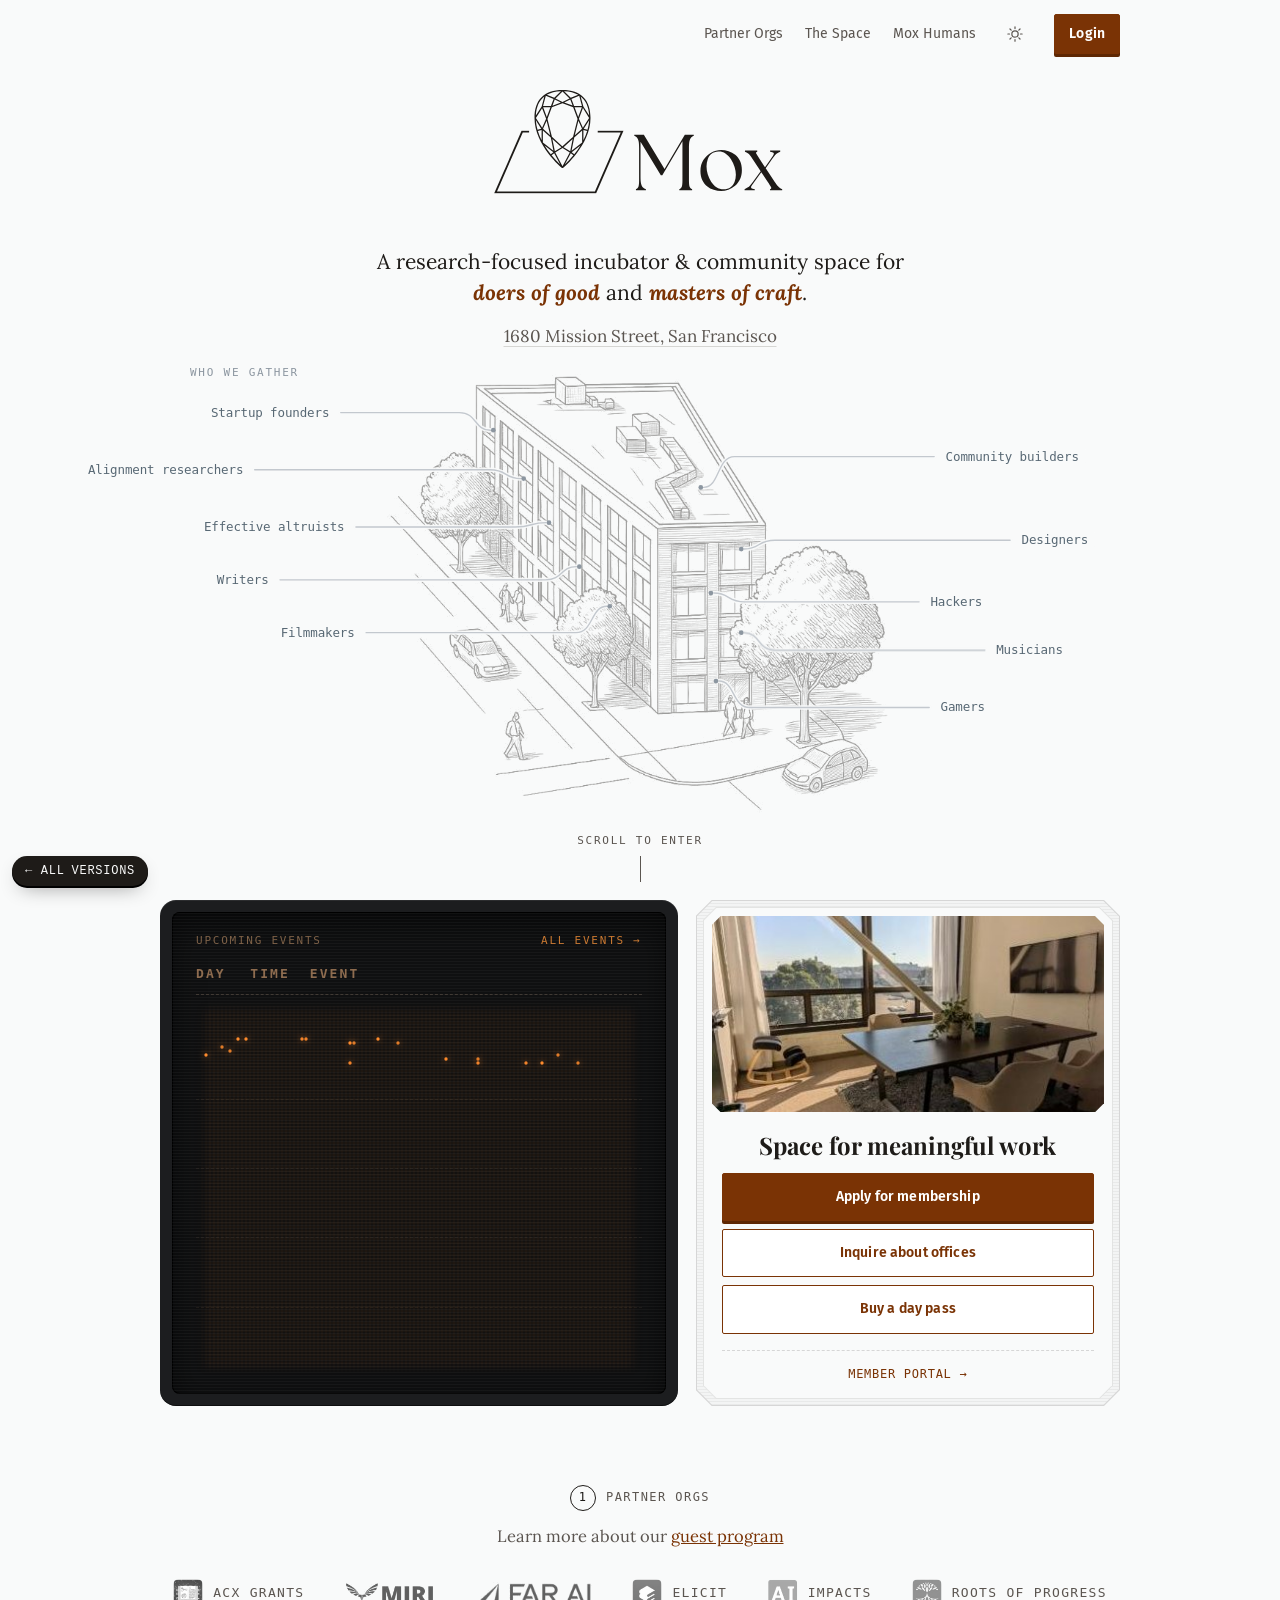
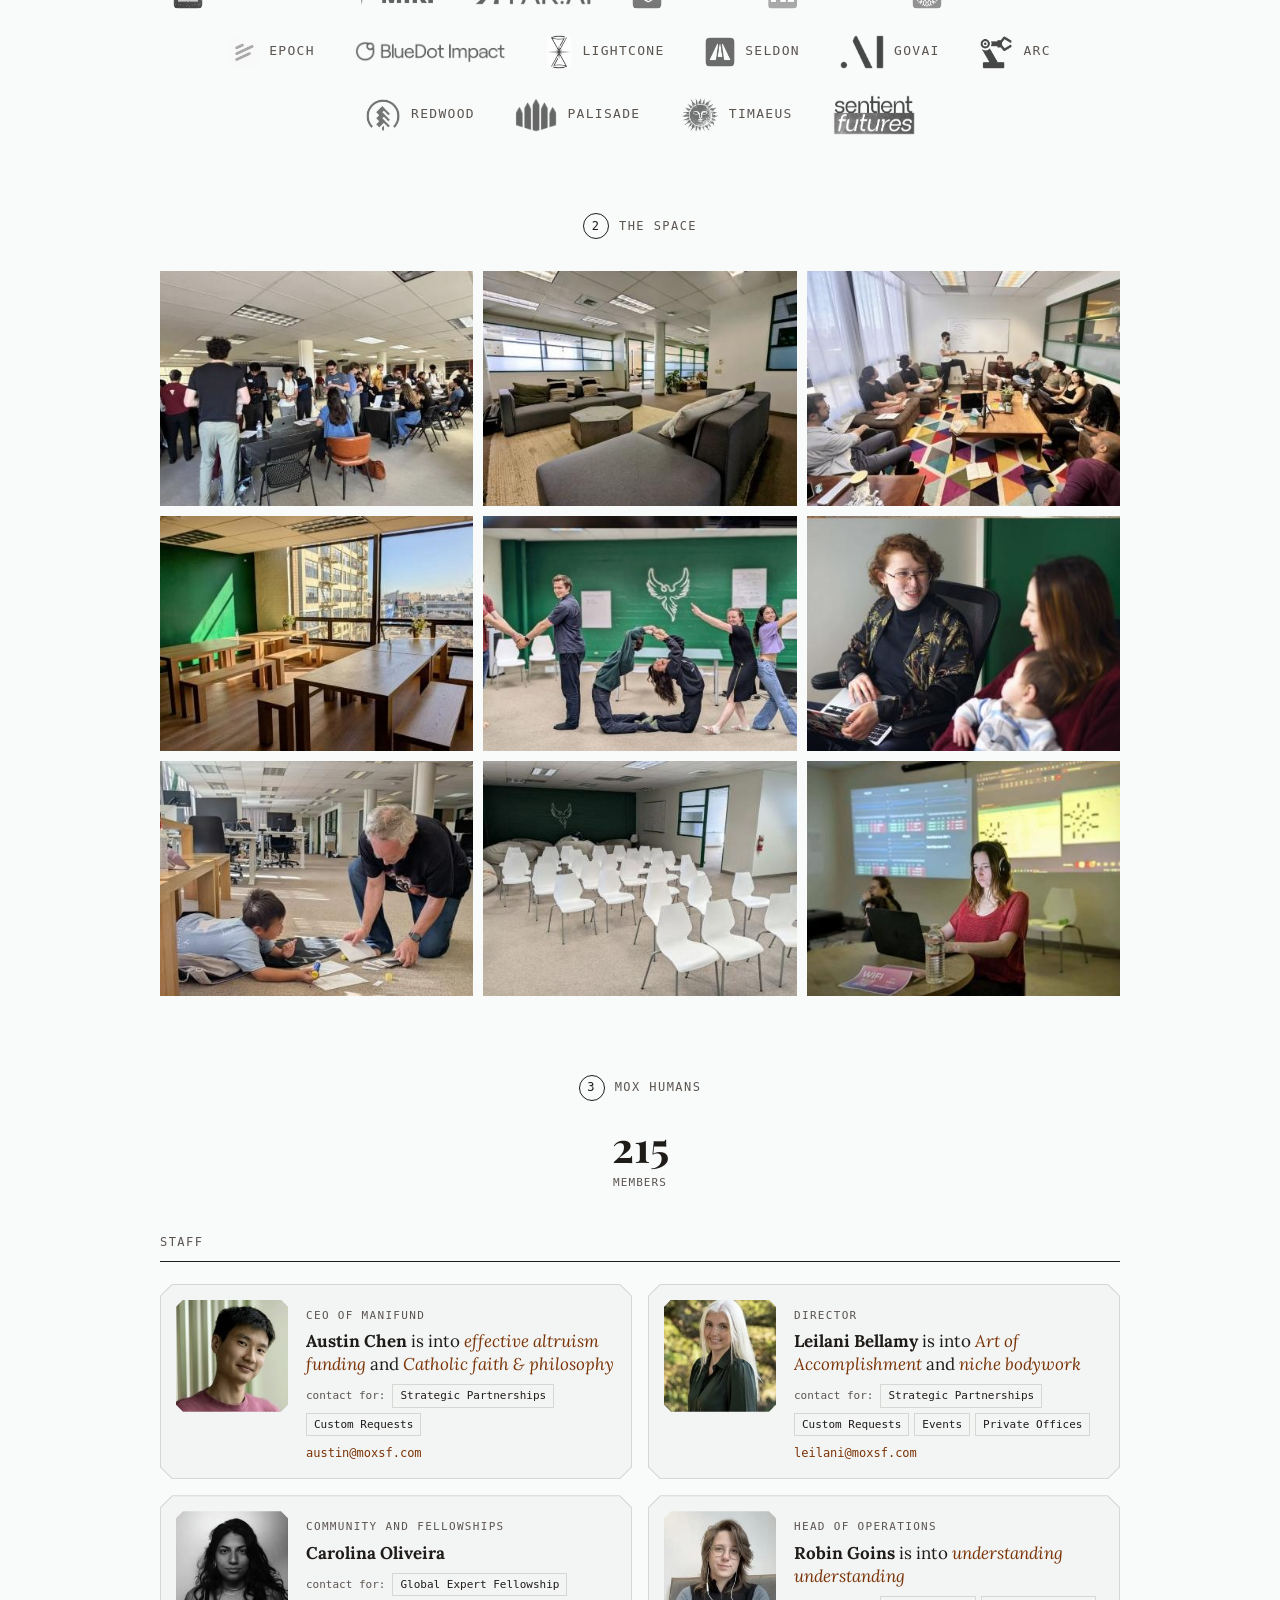
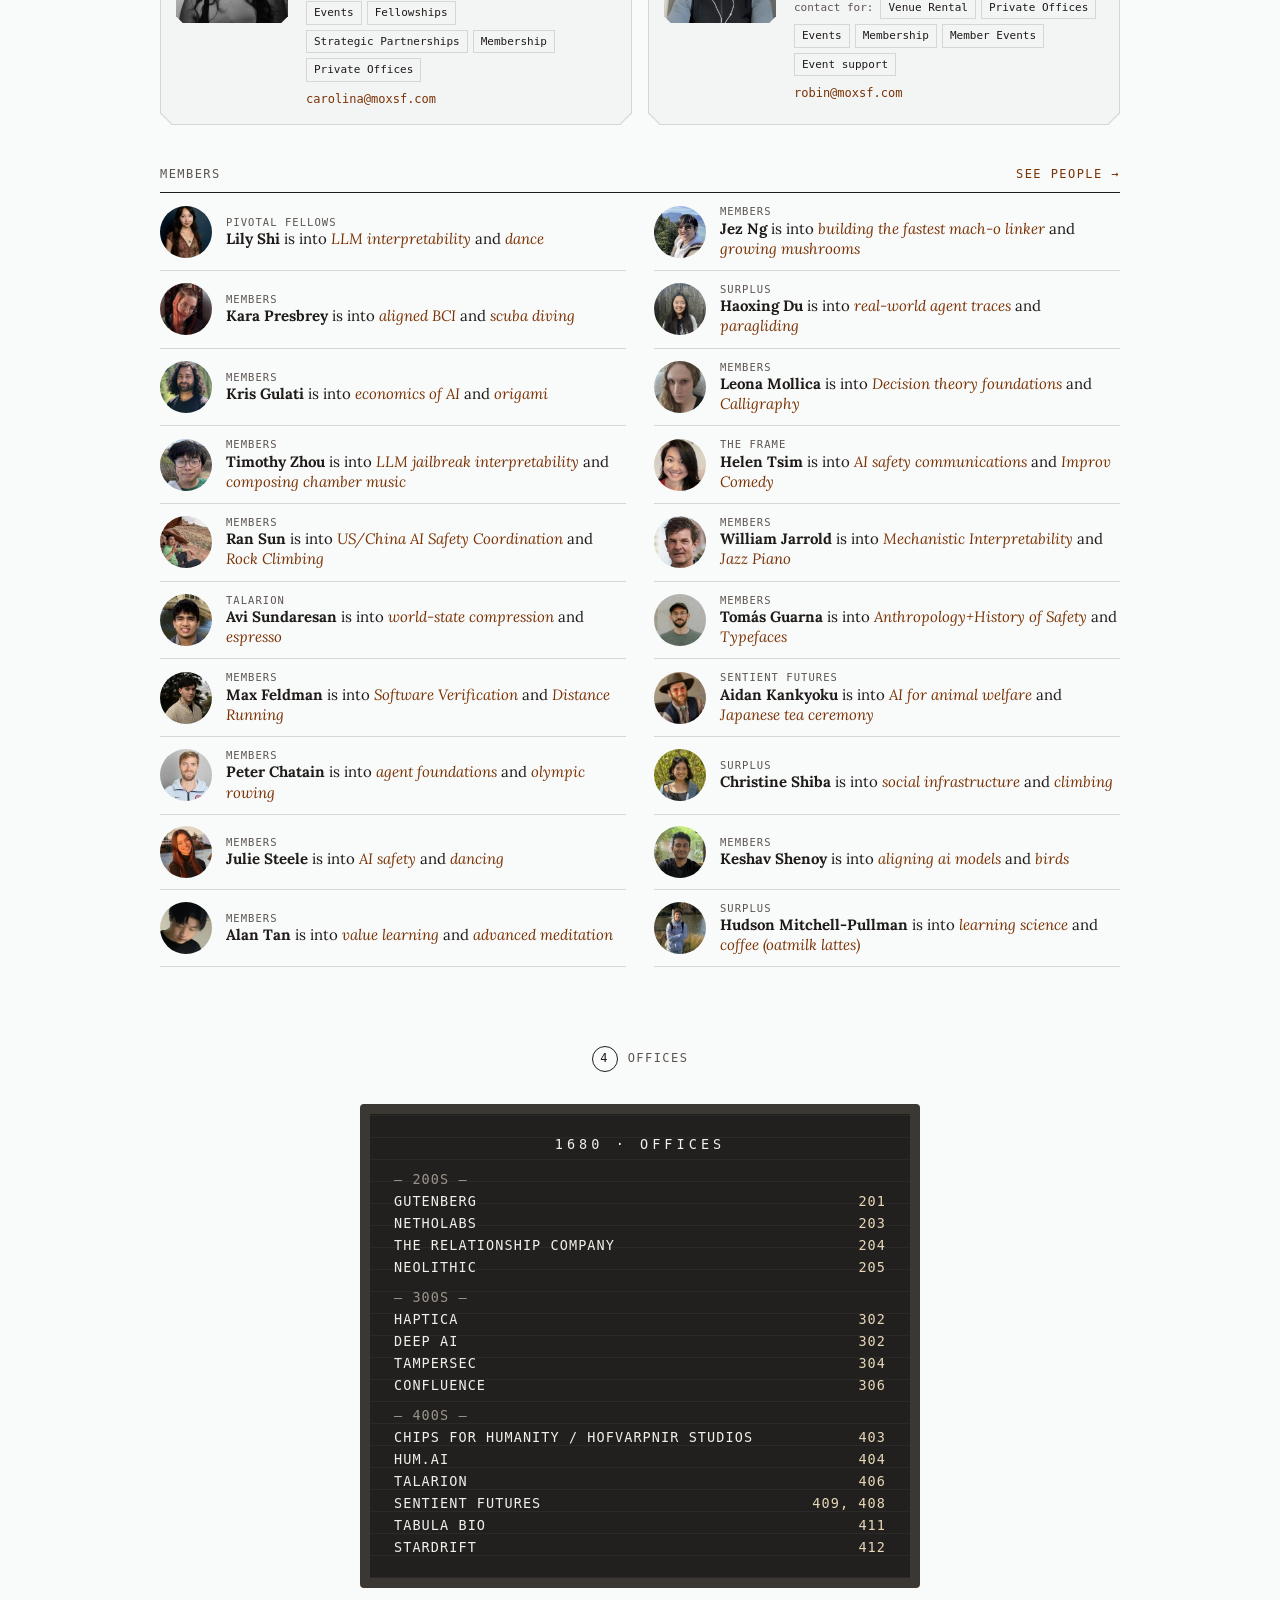
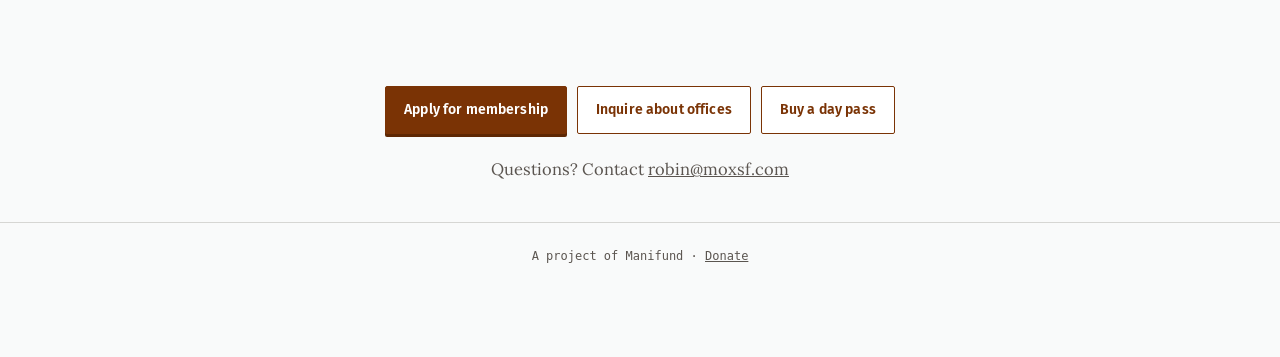
<file: prototypes/g2.html>
<!doctype html>
<html lang="en">
<head><script>try{var t=localStorage.getItem("mox-theme");if(t)document.documentElement.dataset.theme=t}catch(e){}</script><script>document.documentElement.className="js"</script>
<meta charset="utf-8">
<meta name="viewport" content="width=device-width, initial-scale=1, viewport-fit=cover">
<title>Mox · G2 · The building as a diagram</title>
<link rel="stylesheet" href="https://fonts.googleapis.com/css2?family=Lora:ital,wght@0,400;0,700;1,400;1,700&family=Playfair+Display:wght@400;700&family=Fira+Sans:wght@400;600;700&family=Doto:wght@700;900&display=swap">
<style>
/* Layout: one centered column, like today's moxsf.com. The building drawing sits behind the hero; the elevator indicator is the navigation. */
:root{
  --paper:#F9FAFA; --card:#FFFFFF; --concrete:#E0E1E2; --ink:#1E1B18; --ink-2:#5B5550; --rule:#D6D6D3;
  --rust:#7A3305; --rust-2:#5E2703; --signal:#EB5809; --green:#4C7D52;
  --display:"Libre Caslon Display","Libre Caslon Text",Georgia,serif;
  --text:"Libre Caslon Text",Georgia,serif;
  --mono:"IBM Plex Mono",ui-monospace,Menlo,monospace;
  color-scheme:light;
}
*{box-sizing:border-box}
html{scroll-behavior:smooth}
body{margin:0;background:var(--paper);color:var(--ink);font-family:var(--text);font-size:16.5px;line-height:1.6;-webkit-font-smoothing:antialiased}
a{color:inherit}
img{max-width:100%;display:block}
.col{max-width:1000px;margin:0 auto;padding-left:max(20px,env(safe-area-inset-left,0px));padding-right:max(20px,env(safe-area-inset-right,0px))}
.mono{font-family:var(--mono)}
h1,h2,h3{font-family:var(--display);font-weight:400;margin:0;line-height:1.1;text-wrap:balance}
:focus-visible{outline:2px solid var(--signal);outline-offset:3px}

.btn{display:inline-flex;align-items:center;justify-content:center;font-family:var(--mono);font-size:12.5px;letter-spacing:.07em;text-transform:uppercase;text-decoration:none;padding:12px 18px;border:1px solid var(--rust);border-radius:2px;transition:transform .12s,box-shadow .12s,background .2s}
.btn.solid{background:var(--rust);color:#fff;box-shadow:0 3px 0 var(--rust-2)}
.btn.solid:hover{background:#8A3B07}
.btn.solid:active{transform:translateY(3px);box-shadow:none}
.btn.line{color:var(--rust);background:var(--card)}
.btn.line:hover{background:#F6EEE8}

/* Top strip */
.top{display:flex;justify-content:flex-end;align-items:center;gap:22px;padding-block:14px;font-family:var(--mono);font-size:12px;letter-spacing:.06em;position:relative;z-index:2}
.top a.l{text-decoration:none;color:var(--ink-2)}
.top a.l:hover{color:var(--ink)}

/* Hero: centered lockup over the drawing */
.stage{position:relative;overflow:hidden;padding-bottom:8px}
.hero{position:relative;text-align:center;padding-block:18px 52px}
.bg{position:absolute;left:50%;top:-10px;width:min(1500px,170vw);aspect-ratio:690/600;transform:translateX(-50%);pointer-events:none}
.bg .lines{position:absolute;inset:0;background:var(--ink);opacity:.13;-webkit-mask:url(img/sketch.png) no-repeat center/contain;mask:url(img/sketch.png) no-repeat center/contain}
.win{position:absolute;background:#F3A35B;opacity:0;animation:glow 16s ease-in-out infinite}
@keyframes glow{0%,15%{opacity:0}30%,70%{opacity:.32}85%,100%{opacity:0}}
.fade{position:absolute;inset:auto 0 0 0;height:30%;background:linear-gradient(transparent,var(--paper))}
.hero .in{position:relative}
.lockup{display:inline-flex;align-items:center;gap:18px;text-decoration:none}
.mark{width:132px;height:108px;background:var(--ink);-webkit-mask:url(img/mark.svg) no-repeat center/contain;mask:url(img/mark.svg) no-repeat center/contain}
.word{font-family:var(--display);font-size:104px;line-height:1;letter-spacing:-.01em}
.tag{font-size:clamp(19px,2.1vw,23px);margin:22px auto 0;max-width:30em;line-height:1.5}
.tag em{font-weight:700;color:var(--rust);white-space:nowrap}
.addr{display:inline-flex;align-items:center;gap:9px;margin-top:14px;font-family:var(--mono);font-size:13px;color:var(--ink-2);text-decoration:underline;text-underline-offset:4px;text-decoration-color:var(--rule)}
.dot{width:8px;height:8px;border-radius:50%;background:var(--green);animation:pulse 3.2s ease-out infinite}
@keyframes pulse{0%{box-shadow:0 0 0 0 rgba(76,125,82,.45)}70%{box-shadow:0 0 0 9px rgba(76,125,82,0)}100%{box-shadow:0 0 0 0 rgba(76,125,82,0)}}
.ctas{display:flex;justify-content:center;flex-wrap:wrap;gap:10px;margin-top:28px}
@media (max-width:620px){.mark{width:76px;height:62px}.word{font-size:62px}.lockup{gap:10px}}

/* Three cards, all the same size */
.three{display:grid;grid-template-columns:repeat(3,1fr);gap:18px;position:relative;margin-top:-8px}
.card{background:var(--card);border:1px solid var(--rule);display:flex;flex-direction:column;min-width:0;box-shadow:0 1px 0 var(--rule),0 22px 34px -30px rgba(30,27,24,.5)}
.card .ph{aspect-ratio:16/10;overflow:hidden;border-bottom:1px solid var(--rule)}
.card .ph img{width:100%;height:100%;object-fit:cover;animation:drift 28s ease-in-out infinite alternate}
@keyframes drift{from{transform:scale(1.03)}to{transform:scale(1.09) translate(-1.5%,-1%)}}
.card .b{padding:20px 20px 18px;display:flex;flex-direction:column;flex:1;text-align:center}
.card h3{font-size:25px;margin-bottom:14px}
.card .body{flex:1;text-align:left}
.card .foot{margin-top:16px;padding-top:14px;border-top:1px solid var(--rule);font-family:var(--mono);font-size:12px;letter-spacing:.06em;text-transform:uppercase}
.card .foot a{color:var(--rust);text-decoration:none}
.card .foot a:hover{text-decoration:underline}
.ev{list-style:none;margin:0;padding:0}
.ev li{display:grid;grid-template-columns:44px 1fr;gap:10px;align-items:center;padding:7px 0;border-bottom:1px solid #EEEEEC;font-size:14.5px;line-height:1.3}
.ev li:last-child{border-bottom:0}
.ev .d{font-family:var(--mono);font-size:10.5px;letter-spacing:.06em;text-align:center;border:1px solid var(--ink);padding:3px 0;line-height:1.25}
.ev .d b{display:block;font-weight:500}
.card .who{text-align:center;display:grid;grid-template-columns:1fr 1fr;font-size:14.5px;text-align:center;align-content:start}
.who span{padding:7px 4px;border-bottom:1px solid #EEEEEC}
.who span:nth-child(odd){border-right:1px solid #EEEEEC}
.ways{display:flex;flex-direction:column;gap:8px}
.ways .btn{width:100%}
.ways .hint{font-size:13.5px;color:var(--ink-2);text-align:center;margin-top:4px}
@media (max-width:860px){.three{grid-template-columns:1fr;max-width:460px;margin-inline:auto}}

/* Sections */
section{padding-block:76px 0;text-align:center}
.floor{display:inline-flex;align-items:center;gap:10px;font-family:var(--mono);font-size:12px;letter-spacing:.12em;text-transform:uppercase;color:var(--ink-2)}
.floor b{display:inline-grid;place-items:center;width:26px;height:26px;border:1px solid var(--ink);border-radius:50%;color:var(--ink);font-weight:500}
section h2{font-size:clamp(32px,4vw,46px);margin-top:12px}
section .sub{color:var(--ink-2);max-width:34em;margin:12px auto 0}

/* Photo grid: one rhythm, no ragged edges */
.photos{display:grid;grid-template-columns:repeat(3,1fr);gap:10px;margin-top:32px}
.photos figure{margin:0;overflow:hidden;aspect-ratio:4/3;background:var(--concrete)}
.photos figure.tall{grid-row:span 2;aspect-ratio:auto}
.photos img{width:100%;height:100%;object-fit:cover;transition:transform .6s ease}
.photos figure:hover img{transform:scale(1.03)}
@media (max-width:620px){.photos{grid-template-columns:1fr 1fr}.photos figure.tall{grid-row:auto;aspect-ratio:4/3}}

/* Humans */
.quote{font-family:var(--display);font-size:clamp(26px,3.2vw,38px);line-height:1.25;max-width:22em;margin:26px auto 0;min-height:2.6em}
.quote .what{font-family:var(--text);font-style:italic;color:var(--rust)}
.quote span{transition:opacity .6s}
.quote.out span{opacity:0}
.humans{margin-top:34px;text-align:left;border-top:1px solid var(--ink)}
.h{display:grid;grid-template-columns:44px 1fr auto;gap:14px;align-items:center;padding:12px 0;border-bottom:1px solid var(--rule)}
.av{width:44px;height:44px;border-radius:50%;background:var(--concrete);display:grid;place-items:center;font-family:var(--mono);font-size:13px;color:var(--ink-2)}
.h .n{font-size:16px}
.h .n b{font-weight:700}
.h .n i{color:var(--rust)}
.h .r{font-family:var(--mono);font-size:11px;letter-spacing:.08em;text-transform:uppercase;color:var(--ink-2);text-align:right}
@media (max-width:560px){.h{grid-template-columns:44px 1fr}.h .r{grid-column:2;text-align:left}}
.counts{display:flex;justify-content:center;gap:36px;margin-top:24px;flex-wrap:wrap}
.counts b{display:block;font-family:var(--display);font-weight:400;font-size:42px;line-height:1}
.counts span{font-family:var(--mono);font-size:11px;letter-spacing:.1em;color:var(--ink-2)}

/* Directory board */
.board{max-width:560px;margin:32px auto 0;background:#22201E;border:10px solid #3B3733;border-radius:4px;padding:20px 24px;color:#F2EFEA;font-family:var(--mono);font-size:13.5px;letter-spacing:.08em;text-transform:uppercase;text-align:left;
  background-image:repeating-linear-gradient(0deg,rgba(255,255,255,.045) 0 1px,transparent 1px 22px)}
.board h4{margin:0 0 12px;font-weight:500;text-align:center;letter-spacing:.3em}
.board .row{display:flex;justify-content:space-between;gap:16px;line-height:22px}
.board .row span:last-child{color:#E7D7B8}
.board .fl{color:#9A948C;margin-top:8px}
.partners{display:flex;flex-wrap:wrap;justify-content:center;gap:8px 22px;margin-top:28px;font-family:var(--mono);font-size:12.5px;letter-spacing:.1em;text-transform:uppercase;color:var(--ink-2)}

.close{padding-block:80px;text-align:center}
.close h2{font-size:clamp(34px,4.4vw,52px)}
footer{border-top:1px solid var(--rule);padding-block:24px 90px;text-align:center;font-family:var(--mono);font-size:12px;color:var(--ink-2)}

/* Elevator indicator */
.elevator{position:fixed;right:max(16px,env(safe-area-inset-right,0px));bottom:calc(16px + env(safe-area-inset-bottom,0px));z-index:30;display:flex;align-items:center;gap:14px;padding:9px 16px;border-radius:6px;
  background:linear-gradient(180deg,#EDEEEF 0%,#C9CBCD 48%,#DADCDD 52%,#BFC1C3 100%);box-shadow:inset 0 1px 0 #fff,inset 0 -1px 0 #9FA2A5,0 10px 24px -12px rgba(0,0,0,.45);font-family:var(--mono)}
.elevator a{font-size:19px;line-height:1;text-decoration:none;color:#45484B;font-weight:500;transition:color .35s,text-shadow .35s}
.elevator a.on{color:var(--signal);text-shadow:0 0 8px rgba(235,88,9,.75)}
.elevator .lbl{font-size:10px;letter-spacing:.14em;color:#45484B;text-transform:uppercase;border-left:1px solid #A9ACAF;padding-left:12px;min-width:78px}
@media (prefers-reduced-motion:reduce){*{animation:none!important;transition:none!important}html{scroll-behavior:auto}}

/* Partner logos: monochrome strip, company colors on hover */
.logos{display:flex;flex-wrap:wrap;justify-content:center;align-items:center;gap:26px 40px;margin:30px auto 0;max-width:940px}
.lg{display:inline-flex;align-items:center;gap:10px;text-decoration:none;color:var(--lg-ink);font-family:var(--lg-font);font-size:13px;letter-spacing:.1em;text-transform:uppercase;transition:color .25s}
.lg img{height:34px;width:auto;display:block;filter:grayscale(1) contrast(1.05);opacity:.72;mix-blend-mode:multiply;transition:filter .3s,opacity .3s}
.lg.tile img{height:30px;border-radius:6px}
.lg.white img{height:24px;filter:brightness(0);opacity:.62}
.lg.bluedot img{height:22px}
.lg.sentient img{height:40px}
.lg:hover{color:var(--lg-hover)}
.lg:hover img{filter:none;opacity:1}
.lg.white:hover img{filter:brightness(0);opacity:.9}
.guest{margin-top:8px}
.guest a{color:var(--lg-hover)}
html,body{overflow-x:clip}

:root{--lg-ink:var(--ink-2);--lg-hover:var(--rust);--lg-font:var(--mono)}
.who-list{display:grid;grid-template-columns:1fr 1fr;font-size:14.5px;text-align:center}
.who-list span{padding:7px 4px;border-bottom:1px solid #EEEEEC}
.who-list span:nth-child(odd){border-right:1px solid #EEEEEC}
.photos{grid-template-columns:repeat(3,1fr)}
.photos figure{aspect-ratio:4/3}
.staff{display:grid;grid-template-columns:repeat(2,1fr);gap:16px;margin-top:22px;text-align:left}
.sc{display:grid;grid-template-columns:112px 1fr;gap:18px;background:var(--card);border:1px solid var(--rule);padding:16px;min-width:0}
.sc img{width:112px;height:112px;object-fit:cover;filter:grayscale(.15)}
.sc .role{font-family:var(--mono);font-size:11px;letter-spacing:.12em;color:var(--ink-2)}
.sc h4{font-family:var(--text);font-weight:400;font-size:17px;margin:4px 0 8px;line-height:1.35}
.sc h4 b{font-weight:700}
.sc h4 i{color:var(--rust)}
.tags{display:flex;flex-wrap:wrap;gap:5px;align-items:center;font-family:var(--mono);font-size:11px}
.tags .k{color:var(--ink-2);margin-right:2px}
.tags span:not(.k){border:1px solid var(--rule);padding:2px 7px;color:var(--ink)}
.sc .mail{display:block;margin-top:8px;font-family:var(--mono);font-size:12px;color:var(--rust)}
.grp{font-family:var(--mono);font-size:12px;letter-spacing:.12em;text-transform:uppercase;color:var(--ink-2);margin:40px 0 0;text-align:left;border-bottom:1px solid var(--ink);padding-bottom:8px;display:flex;justify-content:space-between}
.mem{display:grid;grid-template-columns:repeat(2,1fr);gap:0 28px;text-align:left}
.m{display:grid;grid-template-columns:52px 1fr;gap:14px;align-items:center;padding:11px 0;border-bottom:1px solid var(--rule);min-width:0}
.m img{width:52px;height:52px;border-radius:50%;object-fit:cover}
.m p{margin:0;font-size:15px;line-height:1.35}
.m b{font-weight:700}
.m i{color:var(--rust)}
.m small{display:block;font-family:var(--mono);font-size:10.5px;letter-spacing:.1em;text-transform:uppercase;color:var(--ink-2)}
@media (max-width:760px){.staff,.mem{grid-template-columns:1fr}.sc{grid-template-columns:84px 1fr}.sc img{width:84px;height:84px}}
footer a{color:inherit}
.arr{all:unset;cursor:pointer;display:grid;place-items:center;width:20px;height:22px;border-radius:3px}
.arr svg{width:11px;height:9px;fill:#45484B;transition:fill .3s,filter .3s}
.arr:hover svg{fill:#1E1B18}
.arr.lit svg{fill:var(--signal);filter:drop-shadow(0 0 4px rgba(235,88,9,.8))}
.arr:focus-visible{outline:2px solid var(--signal);outline-offset:2px}
@media (max-width:480px){.elevator{gap:11px;padding:8px 12px}.elevator .lbl{min-width:0}}

/* D2: the first screen is only the lockup, the tagline and the whole building. Content rises in as you scroll. */
.bg{position:fixed;left:50%;top:var(--bt,240px);width:var(--bw,600px);transform:translateX(-50%);z-index:0;transition:opacity .2s linear}
.bg .lines{opacity:.42}
.bg{opacity:var(--bo,1)}
.stage{overflow:visible;padding:0}
.hero{min-height:100vh;min-height:100svh;padding-block:18px 0;display:flex;flex-direction:column}
.hero .in{z-index:1}
.cue{margin-top:auto;padding-bottom:18px;display:flex;flex-direction:column;align-items:center;gap:6px;font-family:var(--mono);font-size:11px;letter-spacing:.16em;text-transform:uppercase;color:var(--ink-2);text-decoration:none;position:relative;z-index:1;transition:opacity .3s}
.cue i{display:block;width:1px;height:26px;background:var(--ink-2);transform-origin:top;animation:cue 2.8s ease-in-out infinite}
@keyframes cue{0%{transform:scaleY(0)}50%{transform:scaleY(1)}100%{transform:scaleY(1);opacity:0}}
.after{position:relative;z-index:1}
.three{margin-top:0}
.top{position:relative;z-index:2}
main,footer{position:relative;z-index:1}
footer{background:var(--paper)}
.board{position:relative}
.js .rv{opacity:0;transform:translateY(28px);transition:opacity .9s ease,transform .9s cubic-bezier(.2,.7,.2,1)}
.js .rv.in{opacity:1;transform:none}
.elevator{opacity:0;pointer-events:none;transition:opacity .4s}
.elevator.show{opacity:1;pointer-events:auto}
@media (prefers-reduced-motion:reduce){.js .rv{opacity:1;transform:none;transition:none}.cue i{animation:none;transform:none}.bg{transition:none}}

/* Parts-diagram labels on the building. Lines: 1.2px hairlines; text: mono in a paper-colored chip so lines tuck under it. */
.dg{position:absolute;inset:0;pointer-events:none;opacity:var(--lbo,1)}
.dg svg{position:absolute;inset:0;width:100%;height:100%;overflow:visible}
.dg path{fill:none;stroke:#C3C8CE;stroke-width:1.9;stroke-linecap:round;stroke-linejoin:round}
.dg circle{fill:#8C96A0}
.dg path.halo{stroke:var(--paper);stroke-width:6;opacity:.92}
.dl{position:absolute;transform:translateY(-50%);font-family:var(--mono);font-size:12.5px;letter-spacing:-.01em;line-height:1.25;background:var(--paper);border-radius:5px;padding:2px 7px;white-space:nowrap}
.dl.l{right:calc(100% - var(--x));text-align:right}
.dl.r{left:var(--x)}
.dcap{position:absolute;right:calc(100% - var(--x));transform:translateY(-50%);padding:0 7px;font-family:var(--mono);font-size:11px;letter-spacing:.16em;text-transform:uppercase;color:#8C96A0;white-space:nowrap}
.js .dg path{stroke-dasharray:1;stroke-dashoffset:1;transition:stroke-dashoffset .9s cubic-bezier(.6,0,.2,1)}
.js .dg circle{opacity:0;transition:opacity .4s}
.js .dl,.js .dcap{opacity:0;transition:opacity .6s ease,transform .6s ease}
.js .dl.l{transform:translate(6px,-50%)}.js .dl.r{transform:translate(-6px,-50%)}
.js .dg.on path{stroke-dashoffset:0}
.js .dg.on circle{opacity:1}
.js .dg.on .dl{opacity:1;transform:translateY(-50%)}
.js .dg.on .dcap{opacity:1}
.dg-m{display:none}
@media (max-width:700px){.dg-d{display:none}.dg-m{display:block}.dl{font-size:10px;padding:1px 4px;white-space:normal;max-width:80px}.dcap{font-size:9.5px;padding:0 4px}.dg path{stroke-width:3.6}.dg path.halo{stroke-width:10}.dg circle{r:6px}}
@media (prefers-reduced-motion:reduce){.js .dg path{stroke-dashoffset:0;transition:none}.js .dl,.js .dcap,.js .dg circle{opacity:1;transition:none}}

/* moxsf.com's own type: Lora for text, Playfair Display for headings, Fira Sans for buttons and dates, plain mono for labels */
:root{--display:"Playfair Display",Georgia,serif;--text:"Lora",Georgia,serif;--ui:"Fira Sans",system-ui,sans-serif;--mono:ui-monospace,"SF Mono",Menlo,Consolas,"DejaVu Sans Mono",monospace}
h1,h2,h3{font-weight:700}
.card h3{font-size:24px}
.counts b{font-weight:700}
.tag{font-size:clamp(19px,2vw,21px)}
.tag em{font-style:italic;font-weight:700}
.addr{font-family:var(--text);font-size:17px}
.top{font-family:var(--ui);font-size:14px;letter-spacing:0}
.btn{font-family:var(--ui);font-weight:600;font-size:14px;letter-spacing:.01em;text-transform:none}
.ev .d{font-family:var(--ui);font-weight:600;font-size:11px;letter-spacing:.02em}
.ev .d b{font-weight:700}
/* the real logo file, as a mask so it follows the theme */
.lockup .logo{display:block;width:min(360px,74vw);aspect-ratio:5/2;background:var(--ink);-webkit-mask:url(img/mox_logo_text.svg) no-repeat center/contain;mask:url(img/mox_logo_text.svg) no-repeat center/contain;margin-block:-14px -6px}
/* two cards now that the diagram says who we gather */
.three{grid-template-columns:repeat(2,1fr);max-width:820px;margin-inline:auto}
@media (max-width:760px){.three{grid-template-columns:1fr;max-width:460px}}
.dl{color:var(--dl-ink)}
.dg path{stroke:var(--dl-line)}
.dg circle{fill:var(--dl-dot)}
/* theme switch */
.theme{all:unset;cursor:pointer;display:grid;place-items:center;width:34px;height:34px;border-radius:50%;color:var(--ink-2);transition:color .2s,background .2s}
.theme:hover{color:var(--ink);background:color-mix(in srgb,var(--ink) 8%,transparent)}
.theme:focus-visible{outline:2px solid var(--signal);outline-offset:2px}
.theme svg{width:18px;height:18px}
.theme .moon{display:none}
:root[data-theme="dark"] .theme .sun{display:none}:root[data-theme="dark"] .theme .moon{display:block}
@media (prefers-color-scheme:dark){:root:not([data-theme="light"]) .theme .sun{display:none}:root:not([data-theme="light"]) .theme .moon{display:block}}

:root{--dl-ink:#586874;--dl-line:#C3C8CE;--dl-dot:#8C96A0}
:root[data-theme="dark"]{--paper:#111827;--card:#1A2333;--concrete:#273142;--ink:#EEF0F3;--ink-2:#A3ABB8;--rule:#2C3646;
  --rust:#F0A24A;--rust-2:#9A5A12;--signal:#F0A24A;--green:#6FBF7B;--btn:#E8983C;--btn-ink:#16120C;--btn-lip:#8F520F;
  --dl-ink:#9DA9B6;--dl-line:#46505E;--dl-dot:#8995A3;color-scheme:dark;}
@media (prefers-color-scheme:dark){:root:not([data-theme="light"]){--paper:#111827;--card:#1A2333;--concrete:#273142;--ink:#EEF0F3;--ink-2:#A3ABB8;--rule:#2C3646;
  --rust:#F0A24A;--rust-2:#9A5A12;--signal:#F0A24A;--green:#6FBF7B;--btn:#E8983C;--btn-ink:#16120C;--btn-lip:#8F520F;
  --dl-ink:#9DA9B6;--dl-line:#46505E;--dl-dot:#8995A3;color-scheme:dark;}}
:root[data-theme="dark"] .bg .lines{opacity:.5}
:root[data-theme="dark"] .btn.solid{background:var(--btn);color:var(--btn-ink);box-shadow:0 3px 0 var(--btn-lip)}
:root[data-theme="dark"] .btn.solid:hover{background:#F2A754}
:root[data-theme="dark"] .btn.line{background:transparent;color:var(--rust);border-color:var(--rust)}
:root[data-theme="dark"] .btn.line:hover{background:rgba(240,162,74,.1)}
:root[data-theme="dark"] .card{box-shadow:0 1px 0 var(--rule),0 24px 40px -30px rgba(0,0,0,.9)}
:root[data-theme="dark"] .ev .d{border-color:var(--ink-2)}
:root[data-theme="dark"] .lg img{filter:grayscale(1) invert(1) brightness(1.05);mix-blend-mode:screen;opacity:.62}
:root[data-theme="dark"] .lg.white img{filter:brightness(0) invert(1);mix-blend-mode:normal;opacity:.62}
:root[data-theme="dark"] .lg:hover img{filter:invert(1) hue-rotate(180deg);mix-blend-mode:screen;opacity:1}
:root[data-theme="dark"] .lg.white:hover img{filter:brightness(0) invert(1);opacity:.95}
:root[data-theme="dark"] .elevator{background:linear-gradient(180deg,#3A4150 0%,#252B36 48%,#2E3542 52%,#20252E 100%);box-shadow:inset 0 1px 0 #4C5566,inset 0 -1px 0 #12161C,0 10px 24px -12px rgba(0,0,0,.8)}
:root[data-theme="dark"] .elevator a{color:#A3ABB8}
:root[data-theme="dark"] .elevator .lbl{color:#A3ABB8;border-left-color:#4C5566}
:root[data-theme="dark"] .arr svg{fill:#A3ABB8}
:root[data-theme="dark"] .arr:hover svg{fill:#EEF0F3}
:root[data-theme="dark"] .xback{background:#EEF0F3!important;color:#111827!important;box-shadow:0 2px 0 #8A93A0,0 8px 20px -8px rgba(0,0,0,.6)!important}
:root[data-theme="dark"] .sc img{filter:none}
:root[data-theme="dark"] .board{border-color:#2C3646}
:root[data-theme="dark"] .ev li{border-bottom-color:var(--rule)}
@media (prefers-color-scheme:dark){:root:not([data-theme="light"]) .bg .lines{opacity:.5}:root:not([data-theme="light"]) .btn.solid{background:var(--btn);color:var(--btn-ink);box-shadow:0 3px 0 var(--btn-lip)}:root:not([data-theme="light"]) .btn.solid:hover{background:#F2A754}:root:not([data-theme="light"]) .btn.line{background:transparent;color:var(--rust);border-color:var(--rust)}:root:not([data-theme="light"]) .btn.line:hover{background:rgba(240,162,74,.1)}:root:not([data-theme="light"]) .card{box-shadow:0 1px 0 var(--rule),0 24px 40px -30px rgba(0,0,0,.9)}:root:not([data-theme="light"]) .ev .d{border-color:var(--ink-2)}:root:not([data-theme="light"]) .lg img{filter:grayscale(1) invert(1) brightness(1.05);mix-blend-mode:screen;opacity:.62}:root:not([data-theme="light"]) .lg.white img{filter:brightness(0) invert(1);mix-blend-mode:normal;opacity:.62}:root:not([data-theme="light"]) .lg:hover img{filter:invert(1) hue-rotate(180deg);mix-blend-mode:screen;opacity:1}:root:not([data-theme="light"]) .lg.white:hover img{filter:brightness(0) invert(1);opacity:.95}:root:not([data-theme="light"]) .elevator{background:linear-gradient(180deg,#3A4150 0%,#252B36 48%,#2E3542 52%,#20252E 100%);box-shadow:inset 0 1px 0 #4C5566,inset 0 -1px 0 #12161C,0 10px 24px -12px rgba(0,0,0,.8)}:root:not([data-theme="light"]) .elevator a{color:#A3ABB8}:root:not([data-theme="light"]) .elevator .lbl{color:#A3ABB8;border-left-color:#4C5566}:root:not([data-theme="light"]) .arr svg{fill:#A3ABB8}:root:not([data-theme="light"]) .arr:hover svg{fill:#EEF0F3}:root:not([data-theme="light"]) .xback{background:#EEF0F3!important;color:#111827!important;box-shadow:0 2px 0 #8A93A0,0 8px 20px -8px rgba(0,0,0,.6)!important}:root:not([data-theme="light"]) .sc img{filter:none}:root:not([data-theme="light"]) .board{border-color:#2C3646}:root:not([data-theme="light"]) .ev li{border-bottom-color:var(--rule)}}

/* Frames: cut corners and hairlines instead of boxes and drop shadows. A frame is a line layer (::before) under a fill layer (::after),
   both clipped to the same chamfered outline, so the line is exactly one pixel all the way round, corners included. */
:root{--fr-line:color-mix(in srgb,var(--ink) 16%,var(--paper));--fr-line-2:color-mix(in srgb,var(--ink) 10%,var(--paper));--fr-fill:color-mix(in srgb,var(--paper) 86%,transparent);--fr-scan:color-mix(in srgb,var(--ink) 5%,transparent)}
.ch{--c:16px;position:relative;isolation:isolate;background:none;border:0;box-shadow:none}
.ch::before,.ch::after,.ch-in,.ch-in::before,.ch-in::after{--k:var(--c);clip-path:polygon(var(--k) 0,calc(100% - var(--k)) 0,100% var(--k),100% calc(100% - var(--k)),calc(100% - var(--k)) 100%,var(--k) 100%,0 calc(100% - var(--k)),0 var(--k))}
.ch::before{content:"";position:absolute;inset:0;z-index:-2;background:var(--fr-line)}
.ch::after{content:"";position:absolute;inset:1px;z-index:-2;--k:calc(var(--c) - .41px);background:var(--fr-fill)}
/* double frame: the band between the two lines carries faint scanlines, like a bezel */
.ch.dbl::after{background:repeating-linear-gradient(0deg,var(--fr-scan) 0 1px,transparent 1px 3px),var(--fr-fill)}
.ch-in{position:absolute;inset:7px;z-index:-1;--k:calc(var(--c) - 2.9px)}
.ch-in::before{content:"";position:absolute;inset:0;background:var(--fr-line-2);--k:calc(var(--c) - 2.9px)}
.ch-in::after{content:"";position:absolute;inset:1px;background:var(--paper);--k:calc(var(--c) - 3.31px)}
.card.ch{box-shadow:none;border:0;background:none}
.card.ch .ph{aspect-ratio:16/8;border:0;margin:16px 16px 0;--k:9px;clip-path:polygon(var(--k) 0,calc(100% - var(--k)) 0,100% var(--k),100% calc(100% - var(--k)),calc(100% - var(--k)) 100%,var(--k) 100%,0 calc(100% - var(--k)),0 var(--k))}
.card.ch .b{padding:20px 26px 22px}
.card.ch .foot{border-top:1px dashed var(--fr-line)}
.sc.ch{--c:12px;background:none;border:0}
.sc.ch img{--k:7px;clip-path:polygon(var(--k) 0,calc(100% - var(--k)) 0,100% var(--k),100% calc(100% - var(--k)),calc(100% - var(--k)) 100%,var(--k) 100%,0 calc(100% - var(--k)),0 var(--k))}
.addr .dot{display:none}

/* Events: only the departure board */
.three{grid-template-columns:1.22fr 1fr;max-width:980px}
@media (max-width:860px){.three{grid-template-columns:1fr;max-width:560px}}
.eb{display:flex;flex-direction:column;background:#1C1D1F;border-radius:16px;padding:12px;box-shadow:inset 0 1px 0 rgba(255,255,255,.07),inset 0 -1px 0 rgba(0,0,0,.5);min-width:0;color:#FF8A2B}
.eb .scr{flex:1;display:flex;flex-direction:column;position:relative;overflow:hidden;background:#0F1011;border-radius:8px;padding:20px 24px 18px;box-shadow:inset 0 0 0 1px #000,inset 0 10px 30px rgba(0,0,0,.6)}
.eb .scr::after{content:"";position:absolute;inset:0;pointer-events:none;background:repeating-linear-gradient(0deg,rgba(255,255,255,.035) 0 1px,transparent 1px 3px)}
.eb .top2{display:flex;justify-content:space-between;align-items:baseline;gap:12px;font-family:var(--mono);font-size:11px;letter-spacing:.16em;text-transform:uppercase;color:#7C5F45;margin-bottom:14px}
.eb .top2 a{color:#C9772F;text-decoration:none}
.eb .top2 a:hover{color:#FF8A2B}
.eb .hd,.eb .row{display:grid;grid-template-columns:3.1em 3.5em minmax(0,1fr);gap:14px}
.eb .hd{font-family:var(--mono);font-weight:700;font-size:13px;letter-spacing:.16em;color:#8C6A4D;padding-bottom:10px;border-bottom:1px dashed #3A332D;margin-bottom:6px}
.eb .row{font-family:"Doto",var(--mono);font-weight:900;font-size:19px;line-height:2.05;letter-spacing:.04em;text-transform:uppercase;color:#FF8A2B;text-shadow:0 0 6px rgba(255,138,43,.55)}
.eb .rows{flex:1;display:flex;flex-direction:column;justify-content:space-evenly}
.eb .row+.row{border-top:1px dashed #1E1C1A}
.eb .nm{overflow:hidden;white-space:nowrap}
.eb .nm span{display:inline-block}
.eb .rows{position:relative}
.eb .row{align-items:center}
/* the LED panel: a canvas of dots over the rows; the HTML rows stay underneath for screen readers and as the no-script fallback */
.eb canvas.led{position:absolute;left:0;top:0;pointer-events:none;filter:drop-shadow(0 0 3px rgba(255,138,43,.62))}
.eb.on-led .row{color:transparent;text-shadow:none}
@media (max-width:480px){.eb .scr{padding:16px 14px}.eb .row{font-size:15px;line-height:2.1}.eb .hd,.eb .row{gap:9px}.eb .hd{font-size:11px}}
@media (prefers-reduced-motion:reduce){.eb .nm{white-space:normal;line-height:1.35;padding:.45em 0}}
</style>
</head>
<body>

<div class="col top"><a class="l" href="#partners">Partner Orgs</a><a class="l" href="#space">The Space</a><a class="l" href="#humans">Mox Humans</a><button class="theme" id="theme" type="button" aria-label="Switch between light and dark"><svg class="sun" viewBox="0 0 24 24" fill="none" stroke="currentColor" stroke-width="1.6" stroke-linecap="round"><circle cx="12" cy="12" r="4.2"/><path d="M12 2.5v2.2M12 19.3v2.2M2.5 12h2.2M19.3 12h2.2M5.3 5.3l1.6 1.6M17.1 17.1l1.6 1.6M5.3 18.7l1.6-1.6M17.1 6.9l1.6-1.6"/></svg><svg class="moon" viewBox="0 0 24 24" fill="none" stroke="currentColor" stroke-width="1.6" stroke-linejoin="round"><path d="M20 14.5A8 8 0 0 1 9.5 4a8 8 0 1 0 10.5 10.5Z"/></svg></button><a class="btn solid" href="#" style="padding:8px 14px">Login</a></div>
<div class="stage">
  <div class="bg">
    <div class="lines" aria-hidden="true"></div>
    <div class="dg dg-d"><svg viewBox="0 0 690 600" preserveAspectRatio="none" aria-hidden="true"><path class="halo" pathLength="1" d="M-63.0,54.0 L98.9,54.0 C122.9,54.0 118.9,78.0 140.9,78.0" style="transition-delay:0.00s"/><path pathLength="1" d="M-63.0,54.0 L98.9,54.0 C122.9,54.0 118.9,78.0 140.9,78.0" style="transition-delay:0.00s"/><path class="halo" pathLength="1" d="M-180.3,132.0 L140.3,132.0 C164.3,132.0 160.3,144.0 182.3,144.0" style="transition-delay:0.09s"/><path pathLength="1" d="M-180.3,132.0 L140.3,132.0 C164.3,132.0 160.3,144.0 182.3,144.0" style="transition-delay:0.09s"/><path class="halo" pathLength="1" d="M-42.3,210.0 L174.8,210.0 C198.8,210.0 194.8,204.0 216.8,204.0" style="transition-delay:0.18s"/><path pathLength="1" d="M-42.3,210.0 L174.8,210.0 C198.8,210.0 194.8,204.0 216.8,204.0" style="transition-delay:0.18s"/><path class="halo" pathLength="1" d="M-145.8,282.0 L216.2,282.0 C240.2,282.0 236.2,264.0 258.2,264.0" style="transition-delay:0.27s"/><path pathLength="1" d="M-145.8,282.0 L216.2,282.0 C240.2,282.0 236.2,264.0 258.2,264.0" style="transition-delay:0.27s"/><path class="halo" pathLength="1" d="M-28.5,354.0 L257.6,354.0 C281.6,354.0 277.6,318.0 299.6,318.0" style="transition-delay:0.36s"/><path pathLength="1" d="M-28.5,354.0 L257.6,354.0 C281.6,354.0 277.6,318.0 299.6,318.0" style="transition-delay:0.36s"/><path class="halo" pathLength="1" d="M746.1,114.0 L473.8,114.0 C449.8,114.0 453.8,156.0 431.8,156.0" style="transition-delay:0.45s"/><path pathLength="1" d="M746.1,114.0 L473.8,114.0 C449.8,114.0 453.8,156.0 431.8,156.0" style="transition-delay:0.45s"/><path class="halo" pathLength="1" d="M849.6,228.0 L529.0,228.0 C505.0,228.0 509.0,240.0 487.0,240.0" style="transition-delay:0.54s"/><path pathLength="1" d="M849.6,228.0 L529.0,228.0 C505.0,228.0 509.0,240.0 487.0,240.0" style="transition-delay:0.54s"/><path class="halo" pathLength="1" d="M725.4,312.0 L487.6,312.0 C463.6,312.0 467.6,300.0 445.6,300.0" style="transition-delay:0.63s"/><path pathLength="1" d="M725.4,312.0 L487.6,312.0 C463.6,312.0 467.6,300.0 445.6,300.0" style="transition-delay:0.63s"/><path class="halo" pathLength="1" d="M815.1,378.0 L529.0,378.0 C505.0,378.0 509.0,354.0 487.0,354.0" style="transition-delay:0.72s"/><path pathLength="1" d="M815.1,378.0 L529.0,378.0 C505.0,378.0 509.0,354.0 487.0,354.0" style="transition-delay:0.72s"/><path class="halo" pathLength="1" d="M739.2,456.0 L494.5,456.0 C470.5,456.0 474.5,420.0 452.5,420.0" style="transition-delay:0.81s"/><path pathLength="1" d="M739.2,456.0 L494.5,456.0 C470.5,456.0 474.5,420.0 452.5,420.0" style="transition-delay:0.81s"/><circle cx="144.9" cy="78.0" r="3.2" style="transition-delay:0.75s"/><circle cx="186.3" cy="144.0" r="3.2" style="transition-delay:0.84s"/><circle cx="220.8" cy="204.0" r="3.2" style="transition-delay:0.93s"/><circle cx="262.2" cy="264.0" r="3.2" style="transition-delay:1.02s"/><circle cx="303.6" cy="318.0" r="3.2" style="transition-delay:1.11s"/><circle cx="427.8" cy="156.0" r="3.2" style="transition-delay:1.20s"/><circle cx="483.0" cy="240.0" r="3.2" style="transition-delay:1.29s"/><circle cx="441.6" cy="300.0" r="3.2" style="transition-delay:1.38s"/><circle cx="483.0" cy="354.0" r="3.2" style="transition-delay:1.47s"/><circle cx="448.5" cy="420.0" r="3.2" style="transition-delay:1.56s"/></svg><span class="dcap" style="--x:-16%;top:0%">Who we gather</span><span class="dl l" style="--x:-10%;top:9.0%;transition-delay:0.40s">Startup founders</span><span class="dl l" style="--x:-27%;top:22.0%;transition-delay:0.49s">Alignment researchers</span><span class="dl l" style="--x:-7%;top:35.0%;transition-delay:0.58s">Effective altruists</span><span class="dl l" style="--x:-22%;top:47.0%;transition-delay:0.67s">Writers</span><span class="dl l" style="--x:-5%;top:59.0%;transition-delay:0.76s">Filmmakers</span><span class="dl r" style="--x:109%;top:19.0%;transition-delay:0.85s">Community builders</span><span class="dl r" style="--x:124%;top:38.0%;transition-delay:0.94s">Designers</span><span class="dl r" style="--x:106%;top:52.0%;transition-delay:1.03s">Hackers</span><span class="dl r" style="--x:119%;top:63.0%;transition-delay:1.12s">Musicians</span><span class="dl r" style="--x:108%;top:76.0%;transition-delay:1.21s">Gamers</span></div><div class="dg dg-m"><svg viewBox="0 0 690 600" preserveAspectRatio="none" aria-hidden="true"><path class="halo" pathLength="1" d="M-7.8,-24.0 L98.9,-24.0 C122.9,-24.0 118.9,78.0 140.9,78.0" style="transition-delay:0.00s"/><path pathLength="1" d="M-7.8,-24.0 L98.9,-24.0 C122.9,-24.0 118.9,78.0 140.9,78.0" style="transition-delay:0.00s"/><path class="halo" pathLength="1" d="M-28.5,120.0 L140.3,120.0 C164.3,120.0 160.3,144.0 182.3,144.0" style="transition-delay:0.09s"/><path pathLength="1" d="M-28.5,120.0 L140.3,120.0 C164.3,120.0 160.3,144.0 182.3,144.0" style="transition-delay:0.09s"/><path class="halo" pathLength="1" d="M-0.9,264.0 L174.8,264.0 C198.8,264.0 194.8,204.0 216.8,204.0" style="transition-delay:0.18s"/><path pathLength="1" d="M-0.9,264.0 L174.8,264.0 C198.8,264.0 194.8,204.0 216.8,204.0" style="transition-delay:0.18s"/><path class="halo" pathLength="1" d="M-35.4,408.0 L216.2,408.0 C240.2,408.0 236.2,264.0 258.2,264.0" style="transition-delay:0.27s"/><path pathLength="1" d="M-35.4,408.0 L216.2,408.0 C240.2,408.0 236.2,264.0 258.2,264.0" style="transition-delay:0.27s"/><path class="halo" pathLength="1" d="M-7.8,552.0 L257.6,552.0 C281.6,552.0 277.6,318.0 299.6,318.0" style="transition-delay:0.36s"/><path pathLength="1" d="M-7.8,552.0 L257.6,552.0 C281.6,552.0 277.6,318.0 299.6,318.0" style="transition-delay:0.36s"/><path class="halo" pathLength="1" d="M697.8,-24.0 L473.8,-24.0 C449.8,-24.0 453.8,156.0 431.8,156.0" style="transition-delay:0.45s"/><path pathLength="1" d="M697.8,-24.0 L473.8,-24.0 C449.8,-24.0 453.8,156.0 431.8,156.0" style="transition-delay:0.45s"/><path class="halo" pathLength="1" d="M725.4,120.0 L529.0,120.0 C505.0,120.0 509.0,240.0 487.0,240.0" style="transition-delay:0.54s"/><path pathLength="1" d="M725.4,120.0 L529.0,120.0 C505.0,120.0 509.0,240.0 487.0,240.0" style="transition-delay:0.54s"/><path class="halo" pathLength="1" d="M690.9,264.0 L487.6,264.0 C463.6,264.0 467.6,300.0 445.6,300.0" style="transition-delay:0.63s"/><path pathLength="1" d="M690.9,264.0 L487.6,264.0 C463.6,264.0 467.6,300.0 445.6,300.0" style="transition-delay:0.63s"/><path class="halo" pathLength="1" d="M718.5,408.0 L529.0,408.0 C505.0,408.0 509.0,354.0 487.0,354.0" style="transition-delay:0.72s"/><path pathLength="1" d="M718.5,408.0 L529.0,408.0 C505.0,408.0 509.0,354.0 487.0,354.0" style="transition-delay:0.72s"/><path class="halo" pathLength="1" d="M697.8,552.0 L494.5,552.0 C470.5,552.0 474.5,420.0 452.5,420.0" style="transition-delay:0.81s"/><path pathLength="1" d="M697.8,552.0 L494.5,552.0 C470.5,552.0 474.5,420.0 452.5,420.0" style="transition-delay:0.81s"/><circle cx="144.9" cy="78.0" r="3.2" style="transition-delay:0.75s"/><circle cx="186.3" cy="144.0" r="3.2" style="transition-delay:0.84s"/><circle cx="220.8" cy="204.0" r="3.2" style="transition-delay:0.93s"/><circle cx="262.2" cy="264.0" r="3.2" style="transition-delay:1.02s"/><circle cx="303.6" cy="318.0" r="3.2" style="transition-delay:1.11s"/><circle cx="427.8" cy="156.0" r="3.2" style="transition-delay:1.20s"/><circle cx="483.0" cy="240.0" r="3.2" style="transition-delay:1.29s"/><circle cx="441.6" cy="300.0" r="3.2" style="transition-delay:1.38s"/><circle cx="483.0" cy="354.0" r="3.2" style="transition-delay:1.47s"/><circle cx="448.5" cy="420.0" r="3.2" style="transition-delay:1.56s"/></svg><span class="dcap" style="left:50%;right:auto;transform:translate(-50%,-50%);top:-14%">Who we gather</span><span class="dl l" style="--x:-2%;top:-4.0%;transition-delay:0.40s">Startup founders</span><span class="dl l" style="--x:-5%;top:20.0%;transition-delay:0.49s">Alignment researchers</span><span class="dl l" style="--x:-1%;top:44.0%;transition-delay:0.58s">Effective altruists</span><span class="dl l" style="--x:-6%;top:68.0%;transition-delay:0.67s">Writers</span><span class="dl l" style="--x:-2%;top:92.0%;transition-delay:0.76s">Filmmakers</span><span class="dl r" style="--x:102%;top:-4.0%;transition-delay:0.85s">Community builders</span><span class="dl r" style="--x:106%;top:20.0%;transition-delay:0.94s">Designers</span><span class="dl r" style="--x:101%;top:44.0%;transition-delay:1.03s">Hackers</span><span class="dl r" style="--x:105%;top:68.0%;transition-delay:1.12s">Musicians</span><span class="dl r" style="--x:102%;top:92.0%;transition-delay:1.21s">Gamers</span></div>
    <span class="win" style="left:57.2%;top:38.6%;width:5.9%;height:6%"></span>
    <span class="win" style="left:66%;top:48.2%;width:5.9%;height:6%;animation-delay:-6s"></span>
    <span class="win" style="left:57.2%;top:58.2%;width:5.9%;height:6%;animation-delay:-11s"></span>
    
  </div>
  <header class="hero"><div class="col in">
    <a class="lockup" href="#" aria-label="Mox"><span class="logo" aria-hidden="true"></span></a>
    <p class="tag">A research-focused incubator &amp; community space for <em>doers of good</em> and <em>masters of craft</em>.</p>
    <a class="addr" href="#">1680 Mission Street, San Francisco</a>
  </div><a class="cue" href="#enter" id="cue">Scroll to enter<i></i></a></header>
  <div class="col after" id="enter"><div class="three">
    <article class="eb rv" aria-label="Upcoming events">
      <div class="scr" role="table" aria-label="Upcoming events">
        <div class="top2"><span>Upcoming events</span><a href="#">All events →</a></div>
        <div class="hd" role="row"><span>DAY</span><span>TIME</span><span>EVENT</span></div>
        <div class="rows"><div class="row" role="row" aria-label="WED 4pm Mox-Giving"><span aria-hidden="true">WED</span><span aria-hidden="true">4pm</span><span class="nm" aria-hidden="true"><span>Mox-Giving</span></span></div><div class="row" role="row" aria-label="WED 5pm AI-Philosophy Writing Group"><span aria-hidden="true">WED</span><span aria-hidden="true">5pm</span><span class="nm" aria-hidden="true"><span>AI-Philosophy Writing Group</span></span></div><div class="row" role="row" aria-label="FRI 6pm Band Setup + Practice"><span aria-hidden="true">FRI</span><span aria-hidden="true">6pm</span><span class="nm" aria-hidden="true"><span>Band Setup + Practice</span></span></div><div class="row" role="row" aria-label="SAT 7pm Mox-tunies! Live Band Karaoke"><span aria-hidden="true">SAT</span><span aria-hidden="true">7pm</span><span class="nm" aria-hidden="true"><span>Mox-tunies! Live Band Karaoke</span></span></div><div class="row" role="row" aria-label="MON 7pm SF Lean Meetup"><span aria-hidden="true">MON</span><span aria-hidden="true">7pm</span><span class="nm" aria-hidden="true"><span>SF Lean Meetup</span></span></div></div>
      </div>
    </article>
    <article class="card ch dbl rv"><span class="ch-in" aria-hidden="true"></span><div class="ph"><img src="img/site-003.jpg" alt="A meeting room with a city view" style="animation-delay:-16s"></div><div class="b"><h3>Space for meaningful work</h3><div class="ways body"><a class="btn solid" href="#">Apply for membership</a><a class="btn line" href="#">Inquire about offices</a><a class="btn line" href="#">Buy a day pass</a></div><div class="foot"><a href="#">Member portal →</a></div></div></article>
  </div></div>
</div>
<main class="col">
  <section id="partners" data-floor="1" data-name="Partner Orgs">
    <span class="rv floor"><b>1</b>Partner Orgs</span>
    <p class="rv sub guest">Learn more about our <a href="#">guest program</a></p>
    <div class="rv logos"><a class="lg tile" href="https://manifund.org/acx-grants"><img src="img/logo/acx.png" alt="ACX Grants"><span>ACX Grants</span></a><a class="lg white" href="https://intelligence.org/"><img src="img/logo/miri.png" alt="MIRI"></a><a class="lg white" href="https://far.ai/"><img src="img/logo/far.png" alt="FAR.AI"></a><a class="lg tile" href="https://elicit.com/"><img src="img/logo/elicit.png" alt="Elicit"><span>Elicit</span></a><a class="lg tile" href="https://aiimpacts.org/"><img src="img/logo/aiimpacts.png" alt="Impacts"><span>Impacts</span></a><a class="lg tile" href="https://rootsofprogress.org/"><img src="img/logo/rop.png" alt="Roots of Progress"><span>Roots of Progress</span></a><a class="lg tile" href="https://epoch.ai/"><img src="img/logo/epoch.png" alt="Epoch"><span>Epoch</span></a><a class="lg white bluedot" href="https://bluedot.org/"><img src="img/logo/bluedot.png" alt="BlueDot Impact"></a><a class="lg plain" href="https://www.lightconeinfrastructure.com/"><img src="img/logo/lightcone.png" alt="Lightcone"><span>Lightcone</span></a><a class="lg tile" href="https://seldonlab.com/"><img src="img/logo/seldon.png" alt="Seldon"><span>Seldon</span></a><a class="lg plain" href="https://governance.ai/"><img src="img/logo/govai.png" alt="GovAI"><span>GovAI</span></a><a class="lg plain" href="https://www.alignment.org/"><img src="img/logo/arc.png" alt="ARC"><span>ARC</span></a><a class="lg plain" href="https://redwoodresearch.org/"><img src="img/logo/redwood.png" alt="Redwood"><span>Redwood</span></a><a class="lg plain" href="https://palisaderesearch.org/"><img src="img/logo/palisade.png" alt="Palisade"><span>Palisade</span></a><a class="lg plain" href="https://timaeus.co/"><img src="img/logo/timaeus.png" alt="Timaeus"><span>Timaeus</span></a><a class="lg plain sentient" href="https://www.sentientfutures.ai/"><img src="img/logo/sentient.png" alt="Sentient Futures"></a></div>
  </section>
  <section id="space" data-floor="2" data-name="The Space">
    <span class="rv floor"><b>2</b>The Space</span>
    <div class="rv photos"><figure><img src="img/site-024.jpg" alt="A crowded open floor during an event"></figure><figure><img src="img/site-002.jpg" alt="The lounge with grey sofas"></figure><figure><img src="img/site-026.jpg" alt="A reading group around a table on a colorful rug"></figure><figure><img src="img/site-007.jpg" alt="Wooden tables by sunny windows"></figure><figure><img src="img/site-021.jpg" alt="Members making letters with their bodies in front of the green wall"></figure><figure><img src="img/site-018.jpg" alt="Two members and a baby laughing"></figure><figure><img src="img/site-025.jpg" alt="A member and a kid playing a game on the floor"></figure><figure><img src="img/site-009.jpg" alt="White chairs set up for a talk"></figure><figure><img src="img/site-016.jpg" alt="A member working in front of a projected screen"></figure></div>
  </section>
  <section id="humans" data-floor="3" data-name="Mox Humans">
    <span class="rv floor"><b>3</b>Mox Humans</span>
    <div class="rv counts"><div><b>215</b><span>MEMBERS</span></div></div>
    <div class="grp rv"><span>Staff</span></div>
    <div class="rv staff"><article class="sc ch"><img src="img/people/austin-chen.jpg" alt="Austin Chen"><div><span class="role">CEO OF MANIFUND</span><h4><b>Austin Chen</b> is into <i>effective altruism funding</i> and <i>Catholic faith &amp; philosophy</i></h4><div class="tags"><span class="k">contact for:</span><span>Strategic Partnerships</span><span>Custom Requests</span></div><span class="mail">austin@moxsf.com</span></div></article><article class="sc ch"><img src="img/people/leilani-bellamy.jpg" alt="Leilani Bellamy"><div><span class="role">DIRECTOR</span><h4><b>Leilani Bellamy</b> is into <i>Art of Accomplishment</i> and <i>niche bodywork</i></h4><div class="tags"><span class="k">contact for:</span><span>Strategic Partnerships</span><span>Custom Requests</span><span>Events</span><span>Private Offices</span></div><span class="mail">leilani@moxsf.com</span></div></article><article class="sc ch"><img src="img/people/carolina-oliveira.jpg" alt="Carolina Oliveira"><div><span class="role">COMMUNITY AND FELLOWSHIPS</span><h4><b>Carolina Oliveira</b> </h4><div class="tags"><span class="k">contact for:</span><span>Global Expert Fellowship</span><span>Events</span><span>Fellowships</span><span>Strategic Partnerships</span><span>Membership</span><span>Private Offices</span></div><span class="mail">carolina@moxsf.com</span></div></article><article class="sc ch"><img src="img/people/robin-goins.jpg" alt="Robin Goins"><div><span class="role">HEAD OF OPERATIONS</span><h4><b>Robin Goins</b> is into <i>understanding understanding</i></h4><div class="tags"><span class="k">contact for:</span><span>Venue Rental</span><span>Private Offices</span><span>Events</span><span>Membership</span><span>Member Events</span><span>Event support</span></div><span class="mail">robin@moxsf.com</span></div></article></div>
    <div class="grp rv"><span>Members</span><a href="#" style="color:var(--rust);text-decoration:none">See people →</a></div>
    <div class="rv mem"><div class="m"><img src="img/people/lily-shi.jpg" alt="Lily Shi"><p><small>Pivotal Fellows</small><b>Lily Shi</b> is into <i>LLM interpretability</i> and <i>dance</i></p></div><div class="m"><img src="img/people/jez-ng.jpg" alt="Jez Ng"><p><small>Members</small><b>Jez Ng</b> is into <i>building the fastest mach-o linker</i> and <i>growing mushrooms</i></p></div><div class="m"><img src="img/people/kara-presbrey.jpg" alt="Kara Presbrey"><p><small>Members</small><b>Kara Presbrey</b> is into <i>aligned BCI</i> and <i>scuba diving</i></p></div><div class="m"><img src="img/people/haoxing-du.jpg" alt="Haoxing Du"><p><small>Surplus</small><b>Haoxing Du</b> is into <i>real-world agent traces</i> and <i>paragliding</i></p></div><div class="m"><img src="img/people/kris-gulati.jpg" alt="Kris Gulati"><p><small>Members</small><b>Kris Gulati</b> is into <i>economics of AI</i> and <i>origami</i></p></div><div class="m"><img src="img/people/leona-mollica.jpg" alt="Leona Mollica"><p><small>Members</small><b>Leona Mollica</b> is into <i>Decision theory foundations</i> and <i>Calligraphy</i></p></div><div class="m"><img src="img/people/timothy-zhou.jpg" alt="Timothy Zhou"><p><small>Members</small><b>Timothy Zhou</b> is into <i>LLM jailbreak interpretability</i> and <i>composing chamber music</i></p></div><div class="m"><img src="img/people/helen-tsim.jpg" alt="Helen Tsim"><p><small>The Frame</small><b>Helen Tsim</b> is into <i>AI safety communications</i> and <i>Improv Comedy</i></p></div><div class="m"><img src="img/people/ran-sun.jpg" alt="Ran Sun"><p><small>Members</small><b>Ran Sun</b> is into <i>US/China AI Safety Coordination</i> and <i>Rock Climbing</i></p></div><div class="m"><img src="img/people/william-jarrold.jpg" alt="William Jarrold"><p><small>Members</small><b>William Jarrold</b> is into <i>Mechanistic Interpretability</i> and <i>Jazz Piano</i></p></div><div class="m"><img src="img/people/avi-sundaresan.jpg" alt="Avi Sundaresan"><p><small>Talarion</small><b>Avi Sundaresan</b> is into <i>world-state compression</i> and <i>espresso</i></p></div><div class="m"><img src="img/people/tomas-guarna.jpg" alt="Tomás Guarna"><p><small>Members</small><b>Tomás Guarna</b> is into <i>Anthropology+History of Safety</i> and <i>Typefaces</i></p></div><div class="m"><img src="img/people/max-feldman.jpg" alt="Max Feldman"><p><small>Members</small><b>Max Feldman</b> is into <i>Software Verification</i> and <i>Distance Running</i></p></div><div class="m"><img src="img/people/aidan-kankyoku.jpg" alt="Aidan Kankyoku"><p><small>Sentient Futures</small><b>Aidan Kankyoku</b> is into <i>AI for animal welfare</i> and <i>Japanese tea ceremony</i></p></div><div class="m"><img src="img/people/peter-chatain.jpg" alt="Peter Chatain"><p><small>Members</small><b>Peter Chatain</b> is into <i>agent foundations</i> and <i>olympic rowing</i></p></div><div class="m"><img src="img/people/christine-shiba.jpg" alt="Christine Shiba"><p><small>Surplus</small><b>Christine Shiba</b> is into <i>social infrastructure</i> and <i>climbing</i></p></div><div class="m"><img src="img/people/julie-steele.jpg" alt="Julie Steele"><p><small>Members</small><b>Julie Steele</b> is into <i>AI safety</i> and <i>dancing</i></p></div><div class="m"><img src="img/people/keshav-shenoy.jpg" alt="Keshav Shenoy"><p><small>Members</small><b>Keshav Shenoy</b> is into <i>aligning ai models</i> and <i>birds</i></p></div><div class="m"><img src="img/people/alan-tan.jpg" alt="Alan Tan"><p><small>Members</small><b>Alan Tan</b> is into <i>value learning</i> and <i>advanced meditation</i></p></div><div class="m"><img src="img/people/hudson-mitchell-pullman.jpg" alt="Hudson Mitchell-Pullman"><p><small>Surplus</small><b>Hudson Mitchell-Pullman</b> is into <i>learning science</i> and <i>coffee (oatmilk lattes)</i></p></div></div>
  </section>
  <section id="offices" data-floor="4" data-name="Offices">
    <span class="rv floor"><b>4</b>Offices</span>
    <div class="rv board" role="table" aria-label="Offices"><h4>1680 · OFFICES</h4><div class="row fl"><span>— 200s —</span><span></span></div><div class="row"><span>Gutenberg</span><span>201</span></div><div class="row"><span>Netholabs</span><span>203</span></div><div class="row"><span>The Relationship Company</span><span>204</span></div><div class="row"><span>Neolithic</span><span>205</span></div><div class="row fl"><span>— 300s —</span><span></span></div><div class="row"><span>Haptica</span><span>302</span></div><div class="row"><span>Deep AI</span><span>302</span></div><div class="row"><span>Tampersec</span><span>304</span></div><div class="row"><span>Confluence</span><span>306</span></div><div class="row fl"><span>— 400s —</span><span></span></div><div class="row"><span>Chips for Humanity / Hofvarpnir Studios</span><span>403</span></div><div class="row"><span>hum.ai</span><span>404</span></div><div class="row"><span>Talarion</span><span>406</span></div><div class="row"><span>Sentient Futures</span><span>409, 408</span></div><div class="row"><span>Tabula Bio</span><span>411</span></div><div class="row"><span>Stardrift</span><span>412</span></div></div>
  </section>
  <section class="close" style="padding-block:70px 40px">
    <div class="rv ctas"><a class="btn solid" href="#">Apply for membership</a><a class="btn line" href="#">Inquire about offices</a><a class="btn line" href="#">Buy a day pass</a></div>
    <p class="sub" style="margin-top:22px">Questions? Contact <a href="#">robin@moxsf.com</a></p>
  </section>
</main>
<footer>A project of Manifund · <a href="#">Donate</a></footer>
<nav class="elevator" aria-label="Sections">
  <button class="arr" id="aup" type="button" aria-label="Up one floor"><svg viewBox="0 0 10 8" aria-hidden="true"><path d="M5 0 10 8H0z"/></svg></button>
  <a href="#partners" data-f="1">1</a><a href="#space" data-f="2">2</a><a href="#humans" data-f="3">3</a><a href="#offices" data-f="4">4</a>
  <button class="arr" id="adn" type="button" aria-label="Down one floor"><svg viewBox="0 0 10 8" aria-hidden="true"><path d="M5 8 0 0h10z"/></svg></button>
  <span class="lbl" id="flbl">Lobby</span>
</nav>
<script>
(function(){
  var links=[].slice.call(document.querySelectorAll('.elevator a')),lbl=document.getElementById('flbl'),secs=[].slice.call(document.querySelectorAll('section[data-floor]'));
  function upd(){var mid=scrollY+innerHeight*.5,f=0,n='Lobby';secs.forEach(function(s){if(s.getBoundingClientRect().top+scrollY<=mid){f=+s.dataset.floor;n=s.dataset.name}});cur=f;links.forEach(function(a){a.classList.toggle('on',+a.dataset.f===f)});lbl.textContent=n}
  var up=document.getElementById('aup'),dn=document.getElementById('adn'),lastY=scrollY,cur=0,t;
  function floorTop(f){return f<=0?0:secs[f-1].getBoundingClientRect().top+scrollY-24}
  function go(f){f=Math.max(0,Math.min(secs.length,f));scrollTo({top:floorTop(f),behavior:matchMedia('(prefers-reduced-motion: reduce)').matches?'auto':'smooth'})}
  up.onclick=function(){go(cur+1)};dn.onclick=function(){go(cur-1)};
  function dir(){var y=scrollY;if(Math.abs(y-lastY)>2){up.classList.toggle('lit',y>lastY);dn.classList.toggle('lit',y<lastY);clearTimeout(t);t=setTimeout(function(){up.classList.remove('lit');dn.classList.remove('lit')},500)}lastY=y}
  addEventListener('scroll',function(){upd();dir()},{passive:true});upd();
})();
</script>

<script>
(function(){
  var root=document.documentElement,bg=document.querySelector('.bg'),txt=document.querySelector('.hero .in'),cue=document.getElementById('cue'),el=document.querySelector('.elevator');
  var reduce=matchMedia('(prefers-reduced-motion: reduce)').matches;
  var hero=document.querySelector('.hero');
  function layout(){
    if(scrollY<5) hero.style.minHeight=(innerHeight-hero.getBoundingClientRect().top)+'px';
    var top=txt.getBoundingClientRect().bottom+(scrollY>0?0:0)+18, room=innerHeight-top-(cue.offsetHeight+14);
    if(scrollY>0) top=parseFloat(root.style.getPropertyValue('--bt'))||top;
    var ph=innerWidth<700;var w=Math.min(innerWidth*(ph?0.56:0.96),1100,room*690/600,ph?1e9:(innerWidth-40)/2.45);
    var t=top+Math.max(0,(room-w*600/690)/2);
    root.style.setProperty('--bw',w+'px');root.style.setProperty('--bt',t+'px');
  }
  function onScroll(){
    var p=Math.min(1,scrollY/(innerHeight*.8));
    root.style.setProperty('--bo',(1-.76*p).toFixed(3));root.style.setProperty('--lbo',Math.max(0,1-p*2.2).toFixed(3));
    cue.style.opacity=1-Math.min(1,p*3);
    el.classList.toggle('show',p>.6);
  }
  layout();onScroll();setTimeout(function(){[].forEach.call(document.querySelectorAll('.dg'),function(d){d.classList.add('on')})},reduce?0:650);
  addEventListener('resize',function(){if(scrollY<5)layout()});
  addEventListener('scroll',onScroll,{passive:true});
  var items=[].slice.call(document.querySelectorAll('.rv'));
  if(reduce||!('IntersectionObserver' in window)){items.forEach(function(e){e.classList.add('in')});return}
  var io=new IntersectionObserver(function(es){es.forEach(function(e){if(e.isIntersecting){var d=0;if(e.target.classList.contains('card'))d=[].indexOf.call(e.target.parentNode.children,e.target)*140;e.target.style.transitionDelay=d+'ms';e.target.classList.add('in');io.unobserve(e.target)}})},{rootMargin:'0px 0px -12% 0px'});
  items.forEach(function(e){io.observe(e)});
})();
</script>
<script>(function(){var b=document.getElementById('theme'),r=document.documentElement;
  function isDark(){return r.dataset.theme?r.dataset.theme==='dark':matchMedia('(prefers-color-scheme: dark)').matches}
  b.onclick=function(){var t=isDark()?'light':'dark';r.dataset.theme=t;try{localStorage.setItem('mox-theme',t)}catch(e){}};
})();</script>
<script>(function(){
  var board=document.querySelector('.eb');if(!board)return;
  if(matchMedia('(prefers-reduced-motion: reduce)').matches)return;
  var cv=document.createElement('canvas');if(!cv.getContext)return;var ctx=cv.getContext('2d');
  var rowsEl=board.querySelector('.rows'),rows=[].slice.call(rowsEl.querySelectorAll('.row'));
  cv.className='led';cv.setAttribute('aria-hidden','true');rowsEl.appendChild(cv);board.classList.add('on-led');
  var G={"A":[126,17,17,17,126],"B":[127,73,73,73,54],"C":[62,65,65,65,34],"D":[127,65,65,34,28],"E":[127,73,73,73,65],"F":[127,9,9,9,1],"G":[62,65,73,73,122],"H":[127,8,8,8,127],"I":[0,65,127,65,0],"J":[32,64,65,63,1],"K":[127,8,20,34,65],"L":[127,64,64,64,64],"M":[127,2,12,2,127],"N":[127,4,8,16,127],"O":[62,65,65,65,62],"P":[127,9,9,9,6],"Q":[62,65,81,33,94],"R":[127,9,25,41,70],"S":[70,73,73,73,49],"T":[1,1,127,1,1],"U":[63,64,64,64,63],"V":[31,32,64,32,31],"W":[63,64,56,64,63],"X":[99,20,8,20,99],"Y":[7,8,112,8,7],"Z":[97,81,73,69,67],"0":[62,81,73,69,62],"1":[0,66,127,64,0],"2":[66,97,81,73,70],"3":[33,65,69,75,49],"4":[24,20,18,127,16],"5":[39,69,69,69,57],"6":[60,74,73,73,48],"7":[1,113,9,5,3],"8":[54,73,73,73,54],"9":[6,73,73,41,30],"-":[8,8,8,8,8],"+":[8,8,62,8,8],"!":[95],".":[96,96],":":[54,54],",":[80,48],"'":[5,3],"&":[54,73,85,34,80],"/":[32,16,8,4,2]," ":[0,0,0]},ON='#FF8A2B',GAP=9;
  function cols(s){s=s.toUpperCase();var o=[];for(var i=0;i<s.length;i++){var g=G[s[i]]||G[' '];if(i)o.push(0);for(var c=0;c<g.length;c++)o.push(g[c])}return o}
  function hs(x,y){var n=Math.sin(x*127.1+y*311.7)*43758.5453;return n-Math.floor(n)}
  var P,R,W,H,dpr,fields=[],longs=[],grid=document.createElement('canvas');
  function layout(){
    dpr=Math.min(window.devicePixelRatio||1,3);
    var r=rowsEl.getBoundingClientRect();W=r.width;H=r.height;
    var dp=Math.max(4,Math.round((innerWidth<480?2.3:2.6)*dpr));P=dp/dpr;R=P*.42;
    cv.width=Math.round(W*dpr);cv.height=Math.round(H*dpr);cv.style.width=W+'px';cv.style.height=H+'px';
    var nx=Math.floor(W/P),ny=Math.floor(H/P);
    grid.width=cv.width;grid.height=cv.height;var g=grid.getContext('2d');g.setTransform(dpr,0,0,dpr,0,0);g.fillStyle='rgba(255,138,43,.06)';g.beginPath();
    for(var y=0;y<ny;y++)for(var x=0;x<nx;x++){g.moveTo((x+.5)*P+R,(y+.5)*P);g.arc((x+.5)*P,(y+.5)*P,R,0,6.2832)}g.fill();
    // unlit dots fade out toward the panel edges so the grid has no hard border
    g.globalCompositeOperation='destination-in';var e=14,v=g.createLinearGradient(0,0,0,H);v.addColorStop(0,'rgba(0,0,0,0)');v.addColorStop(e/H,'#000');v.addColorStop(1-e/H,'#000');v.addColorStop(1,'rgba(0,0,0,0)');g.fillStyle=v;g.fillRect(0,0,W,H);
    var hz=g.createLinearGradient(0,0,W,0);hz.addColorStop(0,'rgba(0,0,0,0)');hz.addColorStop(e/W,'#000');hz.addColorStop(1-e/W,'#000');hz.addColorStop(1,'rgba(0,0,0,0)');g.fillStyle=hz;g.fillRect(0,0,W,H);g.globalCompositeOperation='source-over';
    var keep={};fields.forEach(function(f){keep[f.key]=f});fields=[];longs=[];
    rows.forEach(function(row,ri){var rr=row.getBoundingClientRect(),gy=Math.round((rr.top+rr.height/2-r.top)/P-3.5);
      [].forEach.call(row.children,function(sp,k){var sr=sp.getBoundingClientRect(),x0=Math.round((sr.left-r.left)/P),x1=k<2?x0+Math.floor(sr.width/P):nx-1;
        var f={key:ri+':'+k,ri:ri,gy:gy,x0:x0,vis:Math.max(1,x1-x0),c:cols(sp.textContent),off:0};f.long=f.c.length>f.vis;
        var old=keep[f.key];if(old&&f.long)f.off=Math.min(old.off,f.c.length+GAP-1);
        fields.push(f);if(f.long)longs.push(f)})});
    draw(performance.now(),false)}
  var start=-1,tick=0,glitch={},turn=0,hold=40,last=0,running=false;
  function spawn(ghost){for(var n=0;n<5;n++){var f=fields[Math.random()*fields.length|0],L=Math.min(f.vis,f.c.length),i=Math.random()*L|0,ci=f.long?(f.off+i)%(f.c.length+GAP):i,m=ci<f.c.length?f.c[ci]:0,r=Math.random()*7|0;
      if(!m&&!ghost)continue;var lit=(m>>r)&1;if(ghost===!!lit)continue;
      glitch[(f.x0+i)*1024+f.gy+r]={g:ghost,lv:ghost?.16+Math.random()*.14:.06+Math.random()*.22,end:tick+(ghost?3+Math.random()*6:2+Math.random()*6)|0};return}}
  function step(){tick++;
    for(var k in glitch)if(glitch[k].end<=tick)delete glitch[k];
    var n=Math.random()<.5?1:Math.random()<.6?2:3;while(n--)spawn(false);
    if(Math.random()<.18)spawn(true);
    if(longs.length&&tick*80>1600){var f=longs[turn%longs.length];if(hold>0)hold--;else{f.off++;if(f.off>=f.c.length+GAP){f.off=0;turn++;hold=22}}}}
  function draw(now,anim){
    ctx.setTransform(1,0,0,1,0,0);ctx.clearRect(0,0,cv.width,cv.height);ctx.drawImage(grid,0,0);ctx.setTransform(dpr,0,0,dpr,0,0);
    if(start<0)return;var t=now-start,b=[[],[],[]],sp=[],done=true;
    fields.forEach(function(f){var per=f.c.length+GAP,L=f.long?f.vis:Math.min(f.vis,f.c.length),d=f.ri*130;
      for(var i=0;i<L;i++){var ci=f.long?(f.off+i)%per:i;if(ci>=f.c.length)continue;var m=f.c[ci];if(!m)continue;var x=f.x0+i;
        for(var r=0;r<7;r++)if((m>>r)&1){var y=f.gy+r,h=hs(x,y);if(anim!==false&&t<d+h*720){done=false;continue}
          var q=glitch[x*1024+y];if(q&&!q.g){sp.push(x,y,q.lv);continue}b[(h*977|0)%3].push(x,y)}}});
    ctx.fillStyle=ON;[.86,.94,1].forEach(function(a,k){var p=b[k];if(!p.length)return;ctx.globalAlpha=a;ctx.beginPath();
      for(var j=0;j<p.length;j+=2){var cx=(p[j]+.5)*P,cy=(p[j+1]+.5)*P;ctx.moveTo(cx+R,cy);ctx.arc(cx,cy,R,0,6.2832)}ctx.fill()});
    for(var j=0;j<sp.length;j+=3){ctx.globalAlpha=sp[j+2];ctx.beginPath();ctx.arc((sp[j]+.5)*P,(sp[j+1]+.5)*P,R,0,6.2832);ctx.fill()}
    for(var k in glitch){var q=glitch[k];if(!q.g)continue;ctx.globalAlpha=q.lv;ctx.beginPath();ctx.arc(((k/1024|0)+.5)*P,(k%1024+.5)*P,R,0,6.2832);ctx.fill()}
    ctx.globalAlpha=1;return done}
  function loop(now){if(!running)return;requestAnimationFrame(loop);
    var intro=now-start<1400;if(now-last<(intro?40:80))return;last=now;if(!intro)step();draw(now)}
  var io=new IntersectionObserver(function(es){var v=es[0].isIntersecting;if(v&&start<0)start=performance.now();
    if(v&&!running){running=true;requestAnimationFrame(loop)}else if(!v)running=false},{threshold:.3});
  layout();io.observe(board);
  var rt;addEventListener('resize',function(){clearTimeout(rt);rt=setTimeout(layout,120)});
  if(document.fonts&&document.fonts.ready)document.fonts.ready.then(layout);
})();</script>
<!--back--><a href="index.html" class="xback" onclick="if(document.referrer&&history.length>1){history.back();return false}" style="position:fixed;left:max(12px,env(safe-area-inset-left,0px));bottom:calc(14px + env(safe-area-inset-bottom,0px));z-index:9999;display:inline-flex;align-items:center;gap:7px;padding:9px 13px;border-radius:999px;background:#1E1B18;color:#F9FAFA;font:500 12px/1 'IBM Plex Mono',ui-monospace,monospace;letter-spacing:.06em;text-transform:uppercase;text-decoration:none;box-shadow:0 2px 0 #000,0 8px 20px -8px rgba(0,0,0,.45)">&larr; All<span> versions</span></a><style>@media (max-width:480px){.xback span{display:none}}@media print{.xback{display:none!important}}</style><!--/back--></body></html>
</file>
